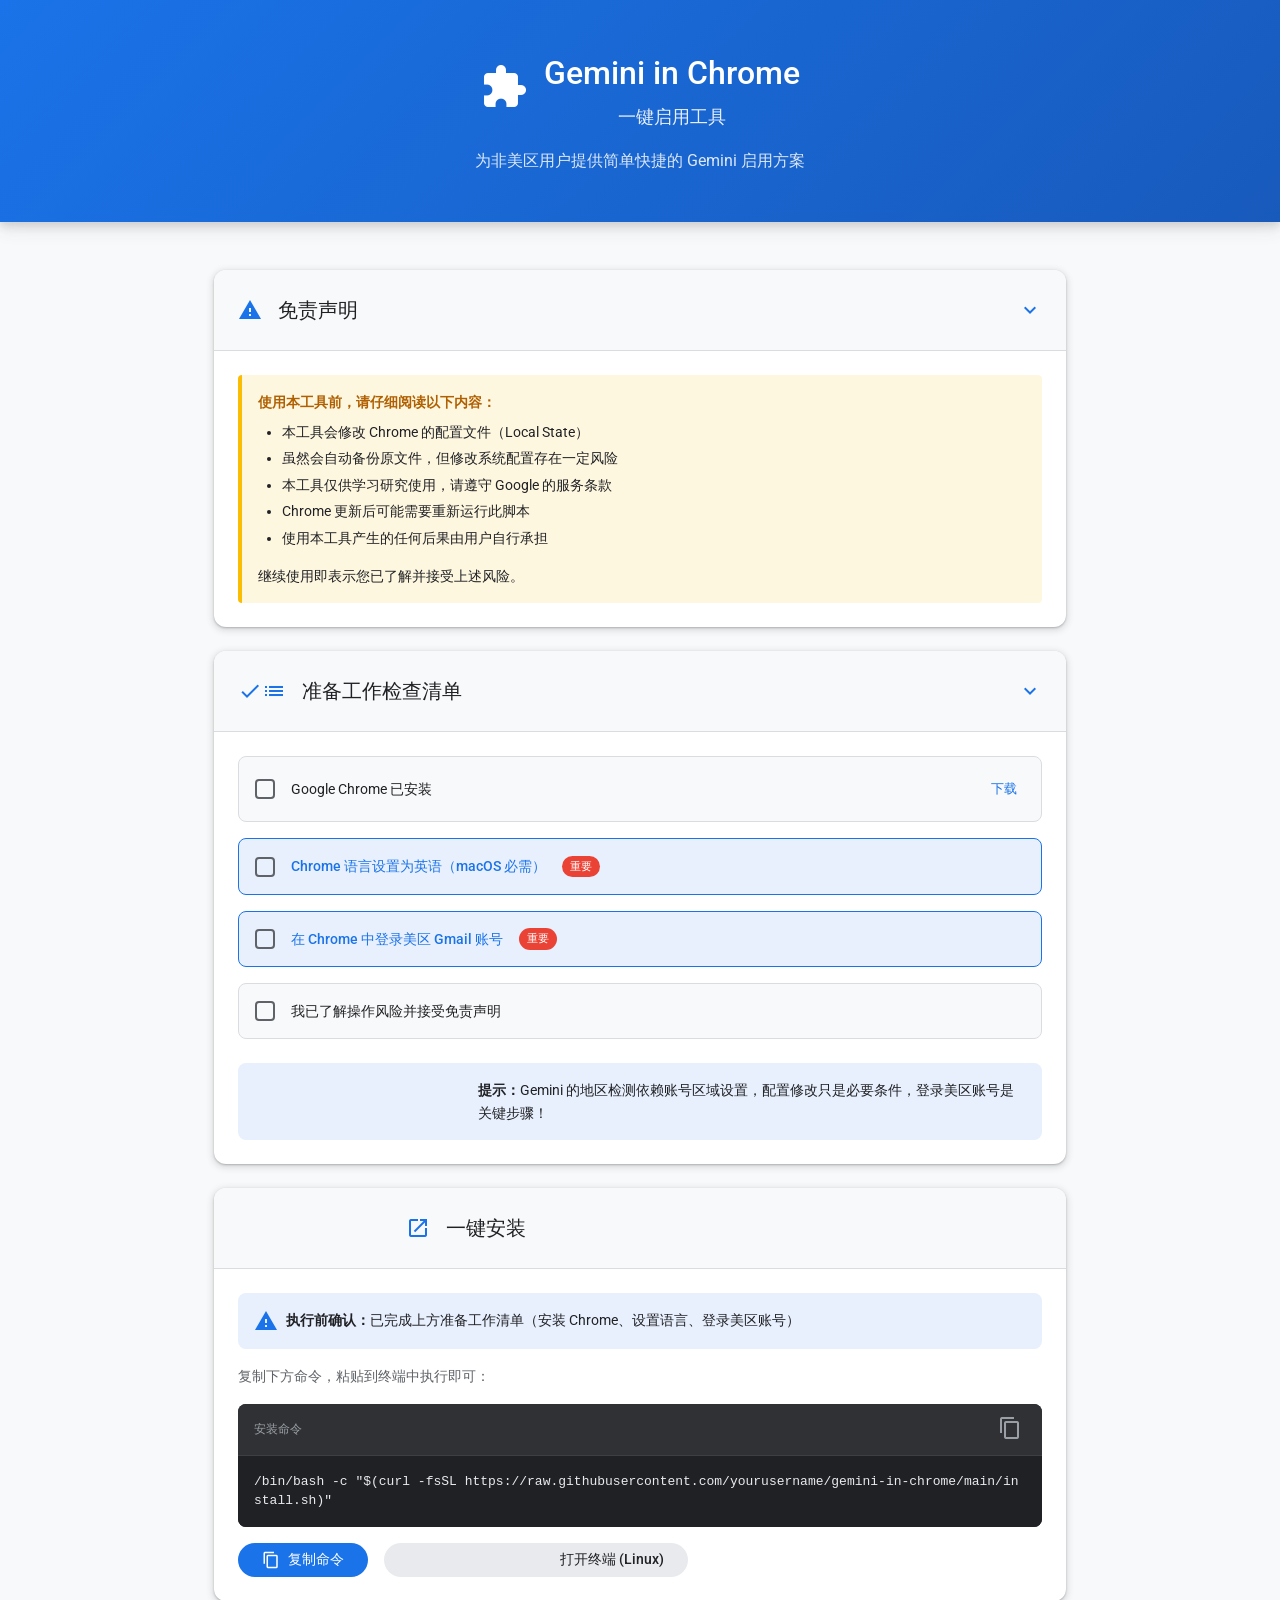
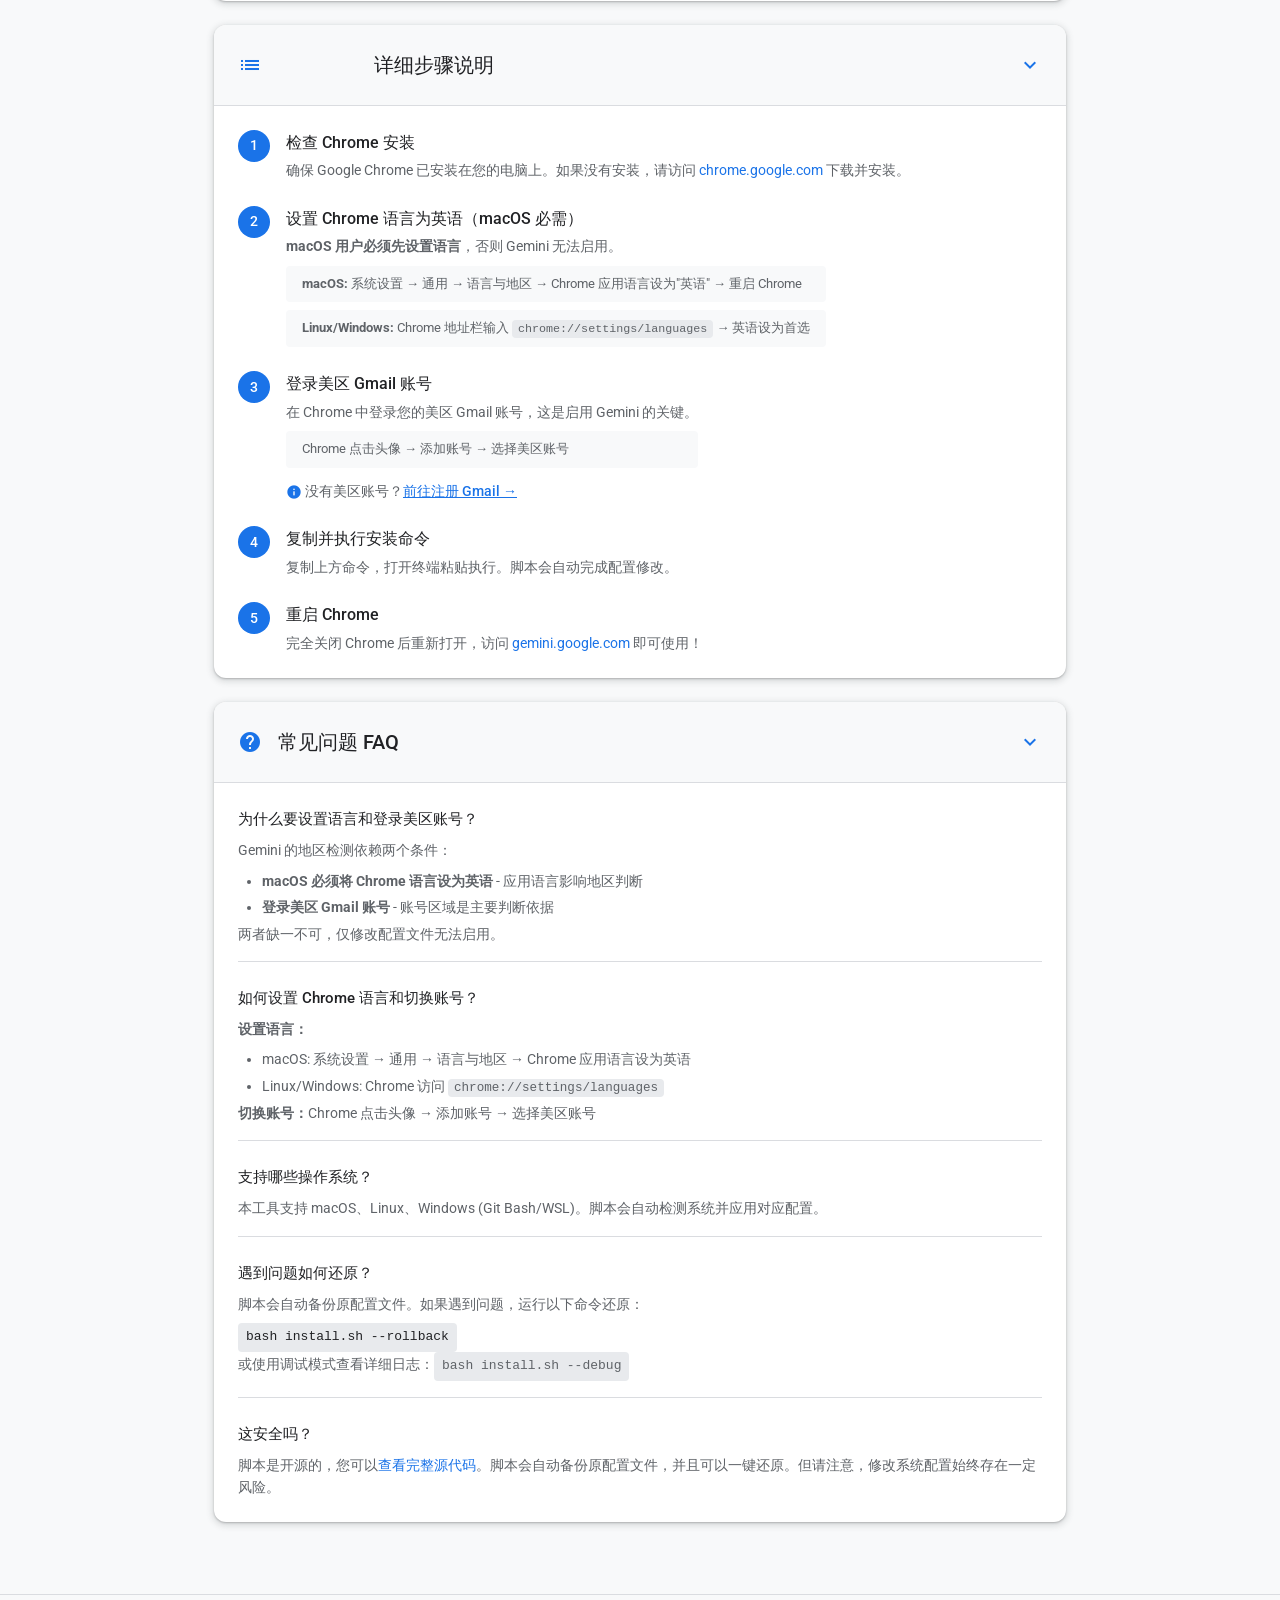
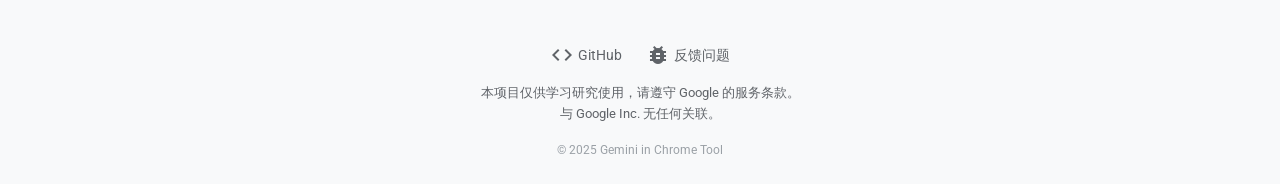
<file: gemini-in-chrome/index.html>
<!DOCTYPE html>
<html lang="zh-CN">
<head>
    <meta charset="UTF-8">
    <meta name="viewport" content="width=device-width, initial-scale=1.0">
    <title>在 Chrome 上启用 Gemini - 一键配置工具</title>
    <meta name="description" content="为非美区用户提供一键启用 Chrome Gemini 功能的工具">
    <link rel="stylesheet" href="styles/main.css">
    <!-- Material Icons -->
    <link href="https://fonts.googleapis.com/icon?family=Material+Icons" rel="stylesheet">
    <!-- Google Fonts -->
    <link href="https://fonts.googleapis.com/css2?family=Google+Sans:wght@400;500;700&family=Roboto:wght@400;500;700&display=swap" rel="stylesheet">
</head>
<body>
    <!-- Header -->
    <header class="header">
        <div class="container">
            <div class="header-content">
                <div class="logo">
                    <span class="material-icons">extension</span>
                </div>
                <div class="header-text">
                    <h1>Gemini in Chrome</h1>
                    <p>一键启用工具</p>
                </div>
            </div>
            <p class="header-subtitle">为非美区用户提供简单快捷的 Gemini 启用方案</p>
        </div>
    </header>

    <!-- Main Content -->
    <main class="main">
        <div class="container">

            <!-- 免责声明 -->
            <section class="section disclaimer-section" id="disclaimer">
                <div class="section-header collapsible" data-target="disclaimer-content">
                    <span class="material-icons">warning</span>
                    <h2>免责声明</h2>
                    <span class="material-icons expand-icon">expand_less</span>
                </div>
                <div class="section-content" id="disclaimer-content">
                    <div class="warning-box">
                        <p><strong>使用本工具前，请仔细阅读以下内容：</strong></p>
                        <ul>
                            <li>本工具会修改 Chrome 的配置文件（Local State）</li>
                            <li>虽然会自动备份原文件，但修改系统配置存在一定风险</li>
                            <li>本工具仅供学习研究使用，请遵守 Google 的服务条款</li>
                            <li>Chrome 更新后可能需要重新运行此脚本</li>
                            <li>使用本工具产生的任何后果由用户自行承担</li>
                        </ul>
                        <p>继续使用即表示您已了解并接受上述风险。</p>
                    </div>
                </div>
            </section>

            <!-- 准备工作 -->
            <section class="section checklist-section" id="checklist">
                <div class="section-header collapsible" data-target="checklist-content">
                    <span class="material-icons">checklist</span>
                    <h2>准备工作检查清单</h2>
                    <span class="material-icons expand-icon">expand_less</span>
                </div>
                <div class="section-content" id="checklist-content">
                    <div class="checklist">
                        <label class="checklist-item">
                            <input type="checkbox" id="check-chrome">
                            <span class="checkmark"></span>
                            <span>Google Chrome 已安装</span>
                            <a href="https://www.google.com/chrome/" target="_blank" class="link-button">
                                <span class="material-icons">download</span>
                                下载
                            </a>
                        </label>

                        <label class="checklist-item important" id="check-language-item">
                            <input type="checkbox" id="check-language">
                            <span class="checkmark"></span>
                            <span class="important-text">Chrome 语言设置为英语（macOS 必需）</span>
                            <span class="badge important">重要</span>
                        </label>

                        <label class="checklist-item important">
                            <input type="checkbox" id="check-login">
                            <span class="checkmark"></span>
                            <span class="important-text">在 Chrome 中登录美区 Gmail 账号</span>
                            <span class="badge important">重要</span>
                        </label>

                        <label class="checklist-item">
                            <input type="checkbox" id="check-risk">
                            <span class="checkmark"></span>
                            <span>我已了解操作风险并接受免责声明</span>
                        </label>
                    </div>

                    <div class="tip-box">
                        <span class="material-icons">lightbulb</span>
                        <p><strong>提示：</strong>Gemini 的地区检测依赖账号区域设置，配置修改只是必要条件，登录美区账号是关键步骤！</p>
                    </div>

                    <div class="tip-box language-tip" id="macos-language-tip" style="display: none;">
                        <span class="material-icons">info</span>
                        <p><strong>macOS 用户：</strong>请将 Chrome 应用语言设置为英语：系统设置 → 通用 → 语言与地区 → 应用程序语言 → Google Chrome → 设置为"英语"</p>
                    </div>
                </div>
            </section>

            <!-- 一键安装 -->
            <section class="section install-section" id="install">
                <div class="section-header">
                    <span class="material-icons">rocket_launch</span>
                    <h2>一键安装</h2>
                </div>
                <div class="section-content">
                    <div class="tip-box" style="margin-bottom: 16px;">
                        <span class="material-icons">warning</span>
                        <p><strong>执行前确认：</strong>已完成上方准备工作清单（安装 Chrome、设置语言、登录美区账号）</p>
                    </div>

                    <p class="install-description">复制下方命令，粘贴到终端中执行即可：</p>

                    <div class="command-box">
                        <div class="command-header">
                            <span class="command-label">安装命令</span>
                            <button class="icon-button" id="copy-btn" title="复制命令">
                                <span class="material-icons">content_copy</span>
                            </button>
                        </div>
                        <code class="command-text" id="install-command">/bin/bash -c "$(curl -fsSL https://lehoqi.github.io/blog/gemini-in-chrome/install.sh)"</code>
                    </div>

                    <div class="action-buttons">
                        <button class="button primary" id="copy-command-btn">
                            <span class="material-icons">content_copy</span>
                            复制命令
                        </button>
                        <button class="button secondary" id="open-terminal-btn">
                            <span class="material-icons">terminal</span>
                            如何打开终端
                        </button>
                    </div>

                    <!-- 复制成功提示 -->
                    <div class="toast" id="copy-toast">
                        <span class="material-icons">check_circle</span>
                        命令已复制到剪贴板！
                    </div>
                </div>
            </section>

            <!-- 详细步骤 -->
            <section class="section steps-section" id="steps">
                <div class="section-header collapsible" data-target="steps-content">
                    <span class="material-icons">list_alt</span>
                    <h2>详细步骤说明</h2>
                    <span class="material-icons expand-icon">expand_less</span>
                </div>
                <div class="section-content" id="steps-content">
                    <div class="steps">
                        <div class="step">
                            <div class="step-number">1</div>
                            <div class="step-content">
                                <h3>检查 Chrome 安装</h3>
                                <p>确保 Google Chrome 已安装在您的电脑上。如果没有安装，请访问 <a href="https://www.google.com/chrome/" target="_blank">chrome.google.com</a> 下载并安装。</p>
                            </div>
                        </div>

                        <div class="step" id="language-step">
                            <div class="step-number">2</div>
                            <div class="step-content">
                                <h3>设置 Chrome 语言为英语（macOS 必需）</h3>
                                <p><strong>macOS 用户必须先设置语言</strong>，否则 Gemini 无法启用。</p>
                                <p class="step-detail">
                                    <strong>macOS:</strong> 系统设置 → 通用 → 语言与地区 → Chrome 应用语言设为"英语" → 重启 Chrome
                                </p>
                                <p class="step-detail">
                                    <strong>Linux/Windows:</strong> Chrome 地址栏输入 <code>chrome://settings/languages</code> → 英语设为首选
                                </p>
                            </div>
                        </div>

                        <div class="step">
                            <div class="step-number">3</div>
                            <div class="step-content">
                                <h3>登录美区 Gmail 账号</h3>
                                <p>在 Chrome 中登录您的美区 Gmail 账号，这是启用 Gemini 的关键。</p>
                                <p class="step-detail">Chrome 点击头像 → 添加账号 → 选择美区账号</p>
                                <p style="margin-top: 12px;">
                                    <span class="material-icons" style="font-size: 16px; vertical-align: middle; color: var(--md-primary);">info</span>
                                    没有美区账号？<a href="https://accounts.google.com/signup" target="_blank" style="color: var(--md-primary); font-weight: 500; text-decoration: underline;">前往注册 Gmail →</a>
                                </p>
                            </div>
                        </div>

                        <div class="step">
                            <div class="step-number">4</div>
                            <div class="step-content">
                                <h3>复制并执行安装命令</h3>
                                <p>复制上方命令，打开终端粘贴执行。脚本会自动完成配置修改。</p>
                            </div>
                        </div>

                        <div class="step">
                            <div class="step-number">5</div>
                            <div class="step-content">
                                <h3>重启 Chrome</h3>
                                <p>完全关闭 Chrome 后重新打开，访问 <a href="https://gemini.google.com/" target="_blank">gemini.google.com</a> 即可使用！</p>
                            </div>
                        </div>
                    </div>
                </div>
            </section>

            <!-- FAQ -->
            <section class="section faq-section" id="faq">
                <div class="section-header collapsible" data-target="faq-content">
                    <span class="material-icons">help</span>
                    <h2>常见问题 FAQ</h2>
                    <span class="material-icons expand-icon">expand_less</span>
                </div>
                <div class="section-content" id="faq-content">
                    <div class="faq">
                        <div class="faq-item">
                            <h3 class="faq-question">为什么要设置语言和登录美区账号？</h3>
                            <p>Gemini 的地区检测依赖两个条件：</p>
                            <ul>
                                <li><strong>macOS 必须将 Chrome 语言设为英语</strong> - 应用语言影响地区判断</li>
                                <li><strong>登录美区 Gmail 账号</strong> - 账号区域是主要判断依据</li>
                            </ul>
                            <p>两者缺一不可，仅修改配置文件无法启用。</p>
                        </div>

                        <div class="faq-item">
                            <h3 class="faq-question">如何设置 Chrome 语言和切换账号？</h3>
                            <p><strong>设置语言：</strong></p>
                            <ul>
                                <li>macOS: 系统设置 → 通用 → 语言与地区 → Chrome 应用语言设为英语</li>
                                <li>Linux/Windows: Chrome 访问 <code>chrome://settings/languages</code></li>
                            </ul>
                            <p><strong>切换账号：</strong>Chrome 点击头像 → 添加账号 → 选择美区账号</p>
                        </div>

                        <div class="faq-item">
                            <h3 class="faq-question">支持哪些操作系统？</h3>
                            <p>本工具支持 macOS、Linux、Windows (Git Bash/WSL)。脚本会自动检测系统并应用对应配置。</p>
                        </div>

                        <div class="faq-item">
                            <h3 class="faq-question">遇到问题如何还原？</h3>
                            <p>脚本会自动备份原配置文件。如果遇到问题，运行以下命令还原：</p>
                            <code class="inline-code">bash install.sh --rollback</code>
                            <p>或使用调试模式查看详细日志：<code class="inline-code">bash install.sh --debug</code></p>
                        </div>

                        <div class="faq-item">
                            <h3 class="faq-question">这安全吗？</h3>
                            <p>脚本是开源的，您可以<a href="https://lehoqi.github.io/blog/gemini-in-chrome/install.sh" target="_blank">查看完整源代码</a>。脚本会自动备份原配置文件，并且可以一键还原。但请注意，修改系统配置始终存在一定风险。</p>
                        </div>
                    </div>
                </div>
            </section>

        </div>
    </main>

    <!-- Footer -->
    <footer class="footer">
        <div class="container">
            <div class="footer-content">
                <div class="footer-links">
                    <a href="https://lehoqi.github.io/blog/gemini-in-chrome/" target="_blank">
                        <span class="material-icons">code</span>
                        GitHub
                    </a>
                    <a href="#" id="report-issue">
                        <span class="material-icons">bug_report</span>
                        反馈问题
                    </a>
                </div>
                <p class="footer-note">
                    本项目仅供学习研究使用，请遵守 Google 的服务条款。<br>
                    与 Google Inc. 无任何关联。
                </p>
                <p class="footer-copy">&copy; 2025 Gemini in Chrome Tool</p>
            </div>
        </div>
    </footer>

    <!-- 终端打开教程模态框 -->
    <div class="modal" id="terminal-modal">
        <div class="modal-overlay" id="modal-overlay"></div>
        <div class="modal-content">
            <div class="modal-header">
                <h2>如何打开终端</h2>
                <button class="icon-button" id="close-modal">
                    <span class="material-icons">close</span>
                </button>
            </div>
            <div class="modal-body">
                <div class="terminal-guide">
                    <div class="terminal-os">
                        <h3><span class="material-icons">laptop_mac</span> macOS</h3>
                        <p>打开"启动台" → "终端" 或按 <code>Command + 空格</code> 搜索"Terminal"</p>
                    </div>
                    <div class="terminal-os">
                        <h3><span class="material-icons">computer</span> Linux</h3>
                        <p>按 <code>Ctrl + Alt + T</code> 或在应用菜单中搜索"Terminal"</p>
                    </div>
                    <div class="terminal-os">
                        <h3><span class="material-icons">desktop_windows</span> Windows</h3>
                        <p>推荐使用 <strong>Git Bash</strong>（随 Git 安装）或 <strong>WSL</strong></p>
                        <ul>
                            <li>Git Bash: <a href="https://git-scm.com/download/win" target="_blank">git-scm.com</a></li>
                            <li>WSL: 在 PowerShell 中运行 <code>wsl</code></li>
                        </ul>
                    </div>
                </div>
            </div>
        </div>
    </div>

    <script src="scripts/main.js"></script>
</body>
</html>
</file>
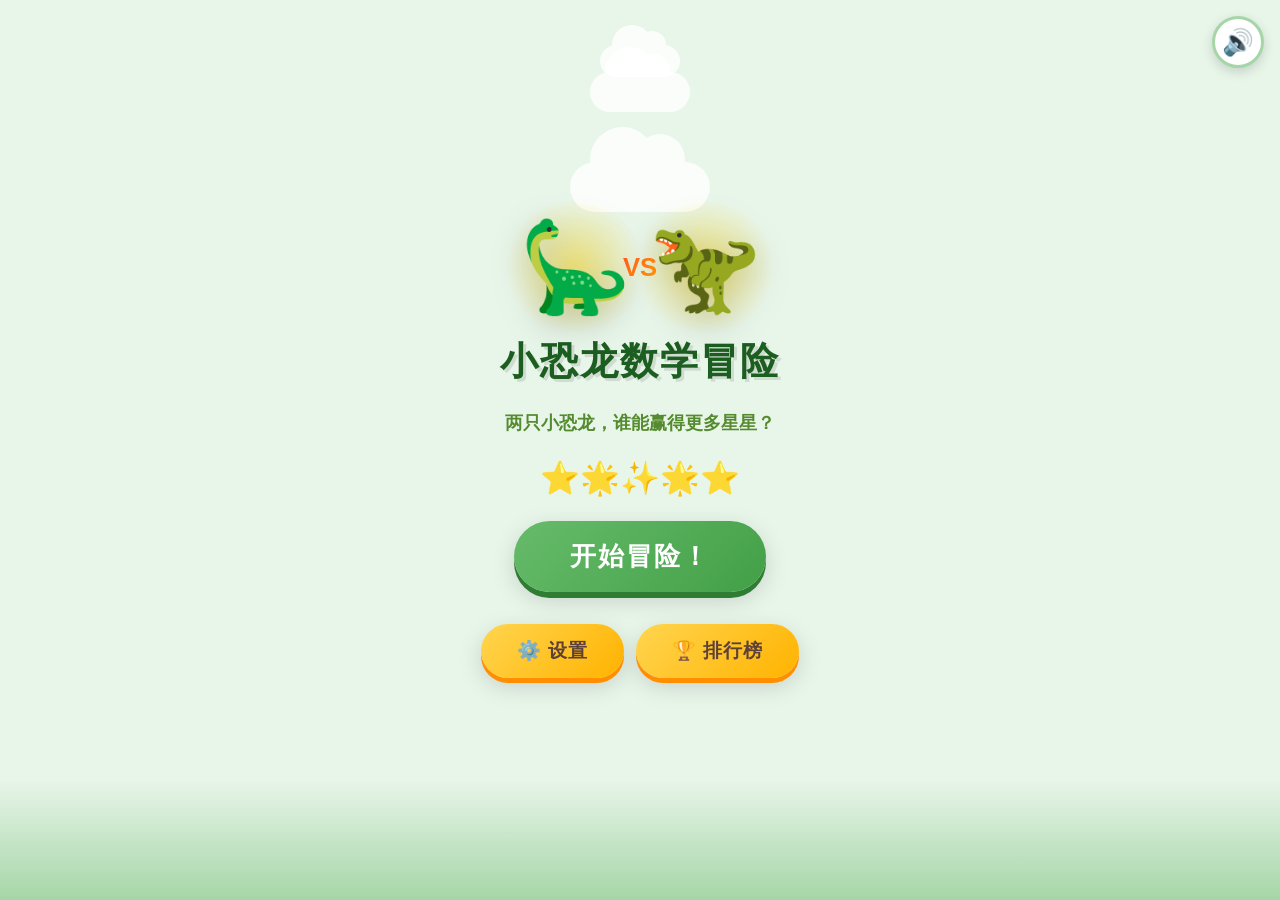
<file: leho/index.html>
<!DOCTYPE html>
<html lang="zh-CN">
<head>
  <meta charset="UTF-8" />
  <meta name="viewport" content="width=device-width, initial-scale=1.0" />
  <title>小恐龙数学冒险 🦕</title>
  <script>
var _hmt = _hmt || [];
(function() {
  var hm = document.createElement("script");
  hm.src = "https://hm.baidu.com/hm.js?9c473a45d8952537c1dddc7c1854a857";
  var s = document.getElementsByTagName("script")[0]; 
  s.parentNode.insertBefore(hm, s);
})();
</script>

  <style>
    *, *::before, *::after { box-sizing: border-box; margin: 0; padding: 0; }

    :root {
      --green:  #4caf50;
      --yellow: #ffd600;
      --orange: #ff9800;
      --red:    #f44336;
      --blue:   #2196f3;
      --purple: #9c27b0;
      --bg:     #e8f5e9;
      --card:   #ffffff;
      --text:   #1b5e20;
      --shadow: 0 8px 24px rgba(0,0,0,0.15);
      --player-color: #4caf50;
    }

    body {
      font-family: 'Segoe UI', 'PingFang SC', 'Microsoft YaHei', sans-serif;
      background: var(--bg);
      min-height: 100vh;
      display: flex;
      flex-direction: column;
      align-items: center;
      justify-content: center;
      overflow-x: hidden;
      overflow-y: auto;
      position: relative;
    }

    body::before {
      content: '';
      position: fixed;
      bottom: 0; left: 0; right: 0;
      height: 120px;
      background: linear-gradient(to top, #a5d6a7, transparent);
      z-index: 0;
    }

    .cloud {
      position: fixed;
      background: white;
      border-radius: 50px;
      opacity: 0.8;
      z-index: 0;
      animation: floatCloud linear infinite;
    }
    .cloud::before, .cloud::after {
      content: '';
      position: absolute;
      background: white;
      border-radius: 50%;
    }
    .cloud-1 { width:100px; height:40px; top:8%;  animation-duration:25s; animation-delay:-5s; }
    .cloud-1::before { width:50px; height:50px; top:-25px; left:15px; }
    .cloud-1::after  { width:35px; height:35px; top:-18px; left:45px; }
    .cloud-2 { width:140px; height:50px; top:18%; animation-duration:35s; animation-delay:-15s; }
    .cloud-2::before { width:65px; height:65px; top:-35px; left:20px; }
    .cloud-2::after  { width:50px; height:50px; top:-28px; left:65px; }
    .cloud-3 { width:80px;  height:32px; top:5%;  animation-duration:20s; animation-delay:-10s; }
    .cloud-3::before { width:40px; height:40px; top:-20px; left:12px; }
    .cloud-3::after  { width:28px; height:28px; top:-14px; left:38px; }
    @keyframes floatCloud {
      from { transform: translateX(-200px); }
      to   { transform: translateX(calc(100vw + 200px)); }
    }

    #app {
      position: relative;
      z-index: 1;
      width: min(520px, 95vw);
      display: flex;
      flex-direction: column;
      align-items: center;
    }

    .page { display: none; width: 100%; flex-direction: column; align-items: center; }
    .page.active { display: flex; }

    /* ===== 开始页 ===== */
    #start-page { gap: 24px; text-align: center; }

    .dino-hero-row {
      display: flex; align-items: center; justify-content: center;
      gap: 0; position: relative;
    }
    .dino-hero {
      font-size: 90px;
      line-height: 1;
      position: relative;
      display: inline-block;
      animation: dinoFloat 2s ease-in-out infinite;
      filter: drop-shadow(0 8px 16px rgba(0,0,0,0.2));
    }
    .dino-hero-2 {
      font-size: 90px;
      line-height: 1;
      position: relative;
      display: inline-block;
      animation: dinoFloat 2s ease-in-out infinite;
      animation-delay: -1s;
      filter: drop-shadow(0 8px 16px rgba(0,0,0,0.2));
    }
    .dino-hero::after, .dino-hero-2::after {
      content: '';
      position: absolute;
      inset: -20px;
      border-radius: 50%;
      background: radial-gradient(circle, rgba(255,214,0,0.45) 0%, transparent 70%);
      animation: glowPulse 1.5s ease-in-out infinite;
      z-index: -1;
    }
    .dino-hero-vs {
      font-size: 1.6rem; font-weight: 900; color: #ff5722;
      background: linear-gradient(135deg, #ff5722, #ff9800);
      -webkit-background-clip: text; -webkit-text-fill-color: transparent;
      margin: 0 -8px; z-index: 2;
      animation: vsPulse 1.5s ease-in-out infinite;
    }
    @keyframes dinoFloat {
      0%,100% { transform: translateY(0)    rotate(-3deg) scale(1);    }
      50%      { transform: translateY(-20px) rotate(5deg)  scale(1.08); }
    }
    @keyframes glowPulse {
      0%,100% { transform: scale(0.8); opacity: 0.5; }
      50%      { transform: scale(1.4); opacity: 1;   }
    }

    .title-main {
      font-size: 2.4rem; font-weight: 900; color: var(--text);
      text-shadow: 3px 3px 0 rgba(0,0,0,0.1); letter-spacing: 2px;
    }
    .title-sub { font-size: 1.1rem; color: #558b2f; font-weight: 600; }
    .stars-row { display: flex; gap: 8px; justify-content: center; font-size: 2rem; }

    .btn-start {
      background: linear-gradient(135deg, #66bb6a, #43a047);
      color: white; border: none; border-radius: 50px;
      padding: 18px 56px; font-size: 1.6rem; font-weight: 900;
      cursor: pointer; letter-spacing: 2px;
      box-shadow: 0 6px 0 #2e7d32, var(--shadow);
      animation: btnBounce 1.2s ease-in-out infinite;
    }
    @keyframes btnBounce {
      0%,100% { transform: translateY(0)   scale(1);    box-shadow: 0 6px 0 #2e7d32, var(--shadow); }
      50%      { transform: translateY(-7px) scale(1.05); box-shadow: 0 10px 0 #2e7d32, var(--shadow); }
    }
    .btn-start:hover  { animation-play-state: paused; transform: scale(1.08); }
    .btn-start:active { animation: none; transform: translateY(4px) scale(0.96); box-shadow: 0 2px 0 #2e7d32; }

    /* ===== 选择玩家页 ===== */
    #player-page { gap: 20px; text-align: center; }
    .player-title { font-size: 1.8rem; font-weight: 900; color: var(--text); }
    .player-subtitle { font-size: 1.1rem; color: #558b2f; font-weight: 600; }
    .player-choices {
      display: flex; gap: 24px; justify-content: center;
      flex-wrap: wrap;
    }
    .player-card {
      background: var(--card);
      border-radius: 28px;
      padding: 28px 24px 20px;
      box-shadow: var(--shadow);
      cursor: pointer;
      transition: transform 0.2s, box-shadow 0.2s;
      width: 200px;
      text-align: center;
      border: 4px solid transparent;
      position: relative;
      overflow: hidden;
    }
    .player-card:hover {
      transform: translateY(-8px) scale(1.04);
      box-shadow: 0 16px 40px rgba(0,0,0,0.2);
    }
    .player-card:active {
      transform: translateY(2px) scale(0.97);
    }
    .player-card.lele { border-color: #66bb6a; }
    .player-card.lele::before {
      content: '';
      position: absolute; top: 0; left: 0; right: 0; height: 6px;
      background: linear-gradient(90deg, #66bb6a, #a5d6a7);
    }
    .player-card.haohao { border-color: #42a5f5; }
    .player-card.haohao::before {
      content: '';
      position: absolute; top: 0; left: 0; right: 0; height: 6px;
      background: linear-gradient(90deg, #42a5f5, #90caf9);
    }
    .player-avatar {
      font-size: 72px; display: block; margin-bottom: 8px;
      animation: dinoFloat 2s ease-in-out infinite;
    }
    .player-card.haohao .player-avatar { animation-delay: -1s; }
    .player-name {
      font-size: 1.6rem; font-weight: 900; margin-bottom: 4px;
    }
    .player-card.lele .player-name { color: #2e7d32; }
    .player-card.haohao .player-name { color: #1565c0; }
    .player-total-stars {
      font-size: 1rem; color: #ff8f00; font-weight: 700;
    }
    .player-name-row {
      display: flex; align-items: center; justify-content: center; gap: 4px;
    }
    .name-edit-btn {
      background: none; border: none; cursor: pointer;
      font-size: 0.9rem; opacity: 0.4; padding: 2px 4px;
      transition: opacity 0.15s, transform 0.15s;
      line-height: 1;
    }
    .name-edit-btn:hover { opacity: 1; transform: scale(1.3); }
    .player-card:hover .name-edit-btn { opacity: 0.7; }

    .player-vehicle-tag {
      display: inline-block;
      font-size: 0.8rem; font-weight: 800;
      padding: 2px 10px; border-radius: 12px; margin-bottom: 4px;
    }
    .combo-avatar {
      position: relative; display: inline-block; line-height: 1;
    }
    .combo-avatar .dino-badge {
      position: absolute; right: -6px; bottom: -4px;
      font-size: 0.42em; line-height: 1;
      filter: drop-shadow(0 1px 3px rgba(0,0,0,0.4));
    }
    .player-rank-badge {
      display: inline-block;
      background: linear-gradient(135deg, #ffd600, #ffab00);
      color: #5d4037; font-size: 0.85rem; font-weight: 900;
      padding: 3px 12px; border-radius: 20px; margin-top: 6px;
    }
    .player-trophy-strip {
      display: flex; align-items: center; justify-content: center; gap: 4px;
      min-height: 28px; margin-top: 8px;
      font-size: 1.15rem;
    }
    .player-trophy-strip.empty {
      font-size: 0.72rem; font-weight: 800; color: #9e9e9e;
    }
    .player-trophy {
      display: inline-flex; align-items: center; justify-content: center;
      width: 26px; height: 26px; border-radius: 50%;
      background: linear-gradient(180deg, #fffde7, #ffe082);
      border: 2px solid #ffd54f;
      filter: drop-shadow(0 2px 4px rgba(255,143,0,0.25));
    }

    .btn-leaderboard {
      background: linear-gradient(135deg, #ffd54f, #ffb300);
      color: #5d4037; border: none; border-radius: 50px;
      padding: 14px 36px; font-size: 1.2rem; font-weight: 900;
      cursor: pointer; letter-spacing: 1px;
      box-shadow: 0 5px 0 #ff8f00, var(--shadow);
      transition: transform 0.15s;
    }
    .btn-leaderboard:hover { transform: translateY(-3px) scale(1.05); }
    .btn-leaderboard:active { transform: translateY(3px) scale(0.96); box-shadow: 0 2px 0 #ff8f00; }

    /* ===== 题目页 ===== */
    #quiz-page { gap: 20px; }
    .quiz-body {
      width: 100%;
      display: flex; flex-direction: column; align-items: center; gap: 20px;
    }

    .player-indicator {
      display: flex; align-items: center; gap: 10px;
      background: var(--card); border-radius: 20px; padding: 8px 18px;
      box-shadow: 0 3px 12px rgba(0,0,0,0.1);
      font-weight: 800; font-size: 1.1rem;
      border-left: 5px solid var(--player-color);
    }
    .player-indicator .pi-avatar { font-size: 1.6rem; }
    .player-indicator .pi-name { color: var(--player-color); }
    .player-indicator .pi-vs {
      font-size: 0.85rem; color: #9e9e9e; margin-left: 4px;
    }

    .progress-bar-wrap {
      width: 100%;
      background: #c8e6c9;
      border-radius: 20px;
      height: 22px;
      box-shadow: inset 0 2px 4px rgba(0,0,0,0.1);
      position: relative;
    }
    .progress-bar-fill {
      height: 100%;
      background: linear-gradient(90deg, #66bb6a, #ffd600);
      border-radius: 20px;
      transition: width 0.6s cubic-bezier(.34,1.56,.64,1);
      transform-origin: left center;
      position: relative;
    }
    .progress-dino {
      position: absolute;
      right: -14px; top: 50%;
      transform: translateY(-50%);
      font-size: 20px;
      filter: drop-shadow(0 1px 2px rgba(0,0,0,0.2));
      transition: transform 0.3s;
    }
    .progress-bar-fill:hover .progress-dino {
      transform: translateY(-50%) scale(1.3);
    }

    .progress-label {
      font-size: 1rem; color: #558b2f; font-weight: 700; align-self: flex-end;
    }

    .adventure-hud {
      width: 100%;
      background: rgba(255,255,255,0.94);
      border: 3px solid rgba(76,175,80,0.18);
      border-radius: 20px;
      padding: 10px 12px 12px;
      box-shadow: 0 8px 22px rgba(0,0,0,0.12);
      margin-bottom: 10px;
      overflow: hidden;
    }
    .adventure-scene {
      position: relative;
      height: 132px;
      border-radius: 18px;
      overflow: hidden;
      background: linear-gradient(180deg, #38bdf8 0%, #bfdbfe 42%, #22c55e 43%, #047857 100%);
      box-shadow: inset 0 -34px 36px rgba(0,0,0,0.20);
      isolation: isolate;
    }
    .adventure-scene::before {
      content: "";
      position: absolute;
      inset: -45%;
      z-index: 0;
      background: conic-gradient(from 0deg, rgba(255,255,255,0), rgba(255,255,255,0.34), rgba(250,204,21,0.22), rgba(255,255,255,0));
      opacity: 0.18;
      mix-blend-mode: screen;
      animation: advWorldGlow 7s linear infinite;
    }
    .adventure-sky,
    .adventure-landmarks,
    .adventure-route,
    .adventure-effects {
      position: absolute;
      inset: 0;
      pointer-events: none;
    }
    .adventure-sky {
      z-index: 0;
      background:
        radial-gradient(circle at 14% 24%, rgba(255,255,255,0.88) 0 6px, transparent 7px),
        radial-gradient(circle at 44% 16%, rgba(255,255,255,0.72) 0 4px, transparent 5px),
        radial-gradient(circle at 74% 22%, rgba(255,255,255,0.82) 0 5px, transparent 6px);
      opacity: 0.72;
      background-size: 170px 90px;
      animation: advSkyDrift 8s linear infinite;
    }
    .adventure-map {
      position: absolute;
      z-index: 3;
      left: 13px;
      top: 13px;
      font-size: 30px;
      line-height: 1;
      filter: drop-shadow(0 3px 4px rgba(0,0,0,0.26));
    }
    .adventure-landmarks {
      z-index: 1;
    }
    .adventure-landmark {
      position: absolute;
      bottom: 42px;
      width: 36px;
      height: 58px;
      border-radius: 8px 8px 0 0;
      background: rgba(51,65,85,0.92);
      box-shadow: inset 0 0 0 2px rgba(255,255,255,0.16), 0 8px 14px rgba(0,0,0,0.22);
    }
    .adventure-landmark::before {
      content: "";
      position: absolute;
      inset: 9px 7px;
      background: repeating-linear-gradient(180deg, #fde68a 0 6px, transparent 6px 14px);
    }
    .adventure-landmark::after {
      position: absolute;
      left: 50%;
      top: -18px;
      transform: translateX(-50%);
      font-size: 25px;
      line-height: 1;
      filter: drop-shadow(0 3px 4px rgba(0,0,0,0.32));
      animation: advLandmarkBlink 2.4s ease-in-out infinite;
    }
    .landmark-city-a { background: linear-gradient(180deg, #475569, #1e293b); }
    .landmark-city-a::after { content: "🏢"; }
    .landmark-city-b { background: linear-gradient(180deg, #2563eb, #1e3a8a); }
    .landmark-city-b::after { content: "🏙️"; }
    .landmark-roadblock { width: 46px; height: 28px; bottom: 50px; border-radius: 8px; background: repeating-linear-gradient(135deg, #f97316 0 8px, #111827 8px 16px); }
    .landmark-roadblock::after { content: "🚧"; top: -22px; }
    .landmark-hospital { background: linear-gradient(180deg, #f8fafc, #bfdbfe); box-shadow: inset 0 0 0 3px #ef4444, 0 8px 14px rgba(0,0,0,0.18); }
    .landmark-hospital::after { content: "🏥"; }
    .landmark-medical-cross { width: 34px; height: 34px; bottom: 56px; border-radius: 50%; background: radial-gradient(circle, #fff 0 42%, #ef4444 43% 58%, #fff 59% 100%); }
    .landmark-medical-cross::after { content: "➕"; top: -19px; color: #dc2626; }
    .landmark-green-lane { height: 24px; bottom: 54px; border-radius: 999px; background: linear-gradient(90deg, #bbf7d0, #22c55e, #bbf7d0); box-shadow: 0 0 20px rgba(34,197,94,0.75); }
    .landmark-green-lane::after { content: "💚"; }
    .landmark-building-fire { background: linear-gradient(180deg, #7f1d1d, #1f2937); box-shadow: inset 0 0 0 2px rgba(255,255,255,0.14), 0 0 22px rgba(239,68,68,0.62); }
    .landmark-building-fire::after { content: "🔥"; top: -24px; }
    .landmark-hydrant { width: 32px; border-radius: 16px 16px 6px 6px; background: linear-gradient(180deg, #ef4444, #991b1b); }
    .landmark-hydrant::after { content: "🧯"; }
    .landmark-water-arc { width: 58px; height: 34px; bottom: 58px; border-radius: 999px 999px 0 0; background: transparent; border: 7px solid rgba(125,211,252,0.92); border-bottom: 0; box-shadow: 0 0 22px rgba(56,189,248,0.88); }
    .landmark-water-arc::after { content: "💦"; top: -18px; }
    .landmark-bus-stop { background: linear-gradient(180deg, #facc15, #f59e0b); border-radius: 8px; }
    .landmark-bus-stop::after { content: "🚏"; }
    .landmark-crosswalk { width: 54px; height: 22px; bottom: 52px; border-radius: 5px; background: repeating-linear-gradient(90deg, #fff 0 7px, #111827 7px 13px); }
    .landmark-crosswalk::after { content: "🚶"; top: -24px; }
    .landmark-traffic-sign { width: 34px; height: 34px; bottom: 58px; border-radius: 50%; background: radial-gradient(circle, #fde047 0 50%, #ef4444 51% 100%); }
    .landmark-traffic-sign::after { content: "🚦"; top: -24px; }
    .landmark-star-gate { width: 52px; height: 52px; bottom: 50px; border-radius: 50%; background: conic-gradient(from 0deg, #22d3ee, #a78bfa, #f472b6, #22d3ee); box-shadow: 0 0 28px rgba(167,139,250,0.95); }
    .landmark-star-gate::after { content: "🌀"; top: -22px; }
    .landmark-meteor-a { width: 38px; height: 38px; bottom: 62px; border-radius: 50%; background: radial-gradient(circle at 35% 30%, #fde68a, #fb923c 48%, #7c2d12); box-shadow: 0 0 24px rgba(251,146,60,0.92); }
    .landmark-meteor-a::after { content: "☄️"; top: -24px; }
    .landmark-orbit-line { width: 68px; height: 30px; bottom: 58px; border: 5px solid rgba(34,211,238,0.84); border-left-color: transparent; border-right-color: transparent; border-radius: 50%; background: transparent; box-shadow: 0 0 22px rgba(34,211,238,0.82); }
    .landmark-orbit-line::after { content: "🛰️"; top: -24px; }
    .adventure-landmark:nth-child(1) { left: 18%; transform: scale(0.78); }
    .adventure-landmark:nth-child(2) { left: 37%; transform: scale(1.05); }
    .adventure-landmark:nth-child(3) { left: 61%; transform: scale(0.86); }
    .adventure-landmark:nth-child(4) { left: 78%; transform: scale(1.14); }
    .adventure-route {
      z-index: 2;
    }
    .adv-route-beam {
      position: absolute;
      left: 8%;
      right: 10%;
      top: 72%;
      height: 10px;
      border-radius: 999px;
      transform: rotate(-8deg);
      background: linear-gradient(90deg, #22c55e, #facc15 48%, #fb923c 72%, #ef4444);
      box-shadow: 0 0 18px rgba(250,204,21,0.82);
      animation: advRoutePulse 1.7s ease-in-out infinite;
    }
    .adventure-scene[data-route-style="city-chase"] .adv-route-beam {
      top: 74%;
      height: 12px;
      transform: rotate(-7deg);
      background: repeating-linear-gradient(90deg, #111827 0 20px, #fde047 20px 30px, #111827 30px 50px);
      box-shadow: 0 0 18px rgba(59,130,246,0.90), 0 0 34px rgba(250,204,21,0.55);
    }
    .adventure-scene[data-route-style="rescue-lane"] .adv-route-beam {
      top: 70%;
      height: 14px;
      transform: rotate(-4deg);
      background: linear-gradient(90deg, #ecfeff, #22c55e 28%, #fff 34%, #22c55e 40%, #10b981);
      box-shadow: 0 0 22px rgba(34,197,94,0.92), 0 0 40px rgba(187,247,208,0.72);
    }
    .adventure-scene[data-route-style="fire-rescue"] .adv-route-beam {
      top: 72%;
      height: 16px;
      transform: rotate(-9deg);
      background: linear-gradient(90deg, #38bdf8, #7dd3fc 36%, #fef3c7 50%, #fb923c 72%, #ef4444);
      box-shadow: 0 0 26px rgba(56,189,248,0.95), 0 0 42px rgba(239,68,68,0.58);
    }
    .adventure-scene[data-route-style="station-road"] .adv-route-beam {
      top: 73%;
      height: 13px;
      transform: rotate(-6deg);
      background: repeating-linear-gradient(90deg, #166534 0 18px, #facc15 18px 24px, #166534 24px 42px);
      box-shadow: 0 0 20px rgba(250,204,21,0.88), 0 0 32px rgba(34,197,94,0.58);
    }
    .adventure-scene[data-route-style="space-orbit"] .adv-route-beam {
      top: 68%;
      height: 11px;
      transform: rotate(-13deg);
      background: linear-gradient(90deg, #22d3ee, #a78bfa, #f472b6, #fde047);
      box-shadow: 0 0 26px rgba(168,85,247,0.94), 0 0 46px rgba(34,211,238,0.76);
    }
    .adventure-track {
      position: absolute;
      inset: 0;
      pointer-events: none;
    }
    .adv-dot {
      position: absolute;
      z-index: 4;
      width: 30px;
      height: 30px;
      border-radius: 50%;
      display: grid;
      place-items: center;
      background: radial-gradient(circle, #fff7ad, #f59e0b);
      color: #7c2d12;
      font-weight: 1000;
      font-size: 0.9rem;
      box-shadow: 0 0 0 4px rgba(255,255,255,0.44), 0 0 22px rgba(250,204,21,0.78);
    }
    .adv-dot[data-step="0"] { left: 7%; top: 70%; }
    .adv-dot[data-step="1"] { left: 27%; top: 54%; }
    .adv-dot[data-step="2"] { left: 47%; top: 65%; }
    .adv-dot[data-step="3"] { left: 66%; top: 46%; }
    .adv-dot[data-step="4"] { left: 84%; top: 62%; }
    .adv-dot.done { background: radial-gradient(circle, #dcfce7, #22c55e); color: #064e3b; }
    .adv-dot.active { transform: scale(1.15); outline: 4px solid rgba(255,255,255,0.62); animation: advDotPulse 1s ease-in-out infinite; }
    .adv-dot.boss-dot { background: radial-gradient(circle, #fecaca, #ef4444); color: #fff; }
    .adv-dot.boss-dot.done { background: radial-gradient(circle, #fef3c7, #dc2626); color: #fff; }
    .adventure-vehicle,
    .adventure-boss {
      position: absolute;
      z-index: 6;
      line-height: 1;
      filter: drop-shadow(0 8px 10px rgba(0,0,0,0.35));
    }
    .adventure-vehicle {
      left: 7%;
      top: 50%;
      font-size: 48px;
      transform: translate(-50%, -50%);
    }
    .adventure-boss {
      right: 6%;
      top: 40%;
      font-size: 50px;
      transform: translate(50%, -50%);
      animation: advBossBreathe 1.6s ease-in-out infinite;
    }
    .adventure-effects {
      z-index: 7;
    }
    .adventure-power {
      position: absolute;
      z-index: 5;
      left: 18px;
      right: 18px;
      bottom: 10px;
      height: 12px;
      border-radius: 999px;
      background: rgba(255,255,255,0.38);
      overflow: hidden;
      box-shadow: inset 0 0 0 1px rgba(0,0,0,0.18);
    }
    .adventure-power-fill {
      display: block;
      width: 0%;
      height: 100%;
      border-radius: inherit;
      background: linear-gradient(90deg, #22c55e, #fde047, #fb923c, #ef4444);
      box-shadow: 0 0 18px rgba(250,204,21,0.90);
      transition: width 0.55s cubic-bezier(.34,1.56,.64,1);
    }
    .adventure-title {
      margin-top: 5px;
      font-size: 0.9rem;
      font-weight: 900;
      color: var(--text);
      text-align: center;
    }
    .adv-scene-police {
      background: radial-gradient(circle at 82% 16%, rgba(255,236,104,0.92), transparent 15%), linear-gradient(180deg, #38bdf8 0%, #bfdbfe 42%, #334155 43%, #111827 100%);
    }
    .adv-scene-ambulance {
      background: radial-gradient(circle at 20% 18%, rgba(187,247,208,0.92), transparent 16%), linear-gradient(180deg, #bae6fd 0%, #e0f2fe 42%, #10b981 43%, #047857 100%);
    }
    .adv-scene-fire {
      background: radial-gradient(circle at 80% 32%, rgba(251,146,60,0.82), transparent 18%), linear-gradient(180deg, #fef3c7 0%, #fed7aa 42%, #7f1d1d 43%, #1f2937 100%);
    }
    .adv-scene-everyday {
      background: radial-gradient(circle at 76% 18%, rgba(254,240,138,0.95), transparent 15%), linear-gradient(180deg, #93c5fd 0%, #dbeafe 42%, #22c55e 43%, #166534 100%);
    }
    .adv-scene-adventure {
      background: radial-gradient(circle at 72% 28%, rgba(168,85,247,0.70), transparent 22%), radial-gradient(circle at 20% 16%, rgba(34,211,238,0.60), transparent 16%), linear-gradient(180deg, #0f172a 0%, #1e1b4b 58%, #312e81 100%);
    }
    .adv-spark,
    .adv-speed-line,
    .adv-shockwave {
      position: absolute;
      pointer-events: none;
      z-index: 8;
    }
    .adv-spark {
      left: var(--spark-x, 50%);
      top: var(--spark-y, 50%);
      width: 11px;
      height: 11px;
      border-radius: 50%;
      background: #fff7ad;
      box-shadow: 0 0 18px #fde047, 0 0 30px #fb923c;
      transform: translate(-50%, -50%);
    }
    .adv-speed-line {
      left: -30%;
      width: 44%;
      height: 4px;
      border-radius: 999px;
      background: linear-gradient(90deg, transparent, rgba(255,255,255,0.95), rgba(250,204,21,0.9));
      box-shadow: 0 0 12px rgba(250,204,21,0.78);
    }
    .adv-shockwave {
      width: 26px;
      height: 26px;
      border-radius: 50%;
      border: 4px solid rgba(255,255,255,0.82);
      box-shadow: 0 0 24px rgba(250,204,21,0.85);
      transform: translate(-50%, -50%);
    }
    .adventure-scene.ultra-hit {
      animation: advUltraShake 0.62s cubic-bezier(.36,.07,.19,.97);
    }
    @keyframes advUltraShake {
      0%,100% { transform: translate(0,0) rotate(0); }
      15% { transform: translate(3px,-2px) rotate(.35deg); }
      30% { transform: translate(-4px,2px) rotate(-.42deg); }
      48% { transform: translate(4px,1px) rotate(.34deg); }
      68% { transform: translate(-2px,-2px) rotate(-.24deg); }
    }
    @keyframes advWorldGlow {
      from { transform: rotate(0deg) scale(1); }
      50% { opacity: 0.28; }
      to { transform: rotate(360deg) scale(1.04); }
    }
    @keyframes advSkyDrift {
      from { background-position: 0 0, 0 0, 0 0; }
      to { background-position: 170px 0, 120px 0, 90px 0; }
    }
    @keyframes advRoutePulse {
      0%,100% { filter: brightness(1); box-shadow: 0 0 18px rgba(250,204,21,0.82); }
      50% { filter: brightness(1.45) saturate(1.25); box-shadow: 0 0 28px rgba(255,255,255,0.88), 0 0 48px rgba(250,204,21,0.84); }
    }
    @keyframes advLandmarkBlink {
      0%,100% { transform: translateX(-50%) translateY(0) scale(1); filter: drop-shadow(0 3px 4px rgba(0,0,0,0.32)); }
      50% { transform: translateX(-50%) translateY(-3px) scale(1.12); filter: drop-shadow(0 0 10px rgba(255,255,255,0.88)); }
    }
    @keyframes advBossBreathe {
      0%,100% { transform: translate(50%, -50%) scale(1) rotate(0deg); filter: drop-shadow(0 8px 10px rgba(0,0,0,0.35)); }
      50% { transform: translate(50%, -50%) scale(1.13) rotate(-4deg); filter: drop-shadow(0 0 18px rgba(239,68,68,0.78)); }
    }
    @keyframes advDotPulse {
      0%,100% { transform: scale(1.15); box-shadow: 0 0 0 4px rgba(255,255,255,0.44), 0 0 22px rgba(250,204,21,0.78); }
      50% { transform: scale(1.32); box-shadow: 0 0 0 7px rgba(255,255,255,0.35), 0 0 34px rgba(34,197,94,0.92); }
    }
    .adv-cinematic {
      position: fixed;
      inset: 0;
      z-index: 9998;
      pointer-events: none;
      overflow: hidden;
      opacity: 0;
      isolation: isolate;
      animation: advCinematicShake 1.92s cubic-bezier(.36,.07,.19,.97) both;
    }
    .adv-cinematic::before,
    .adv-cinematic::after {
      content: "";
      position: absolute;
      inset: -18%;
      pointer-events: none;
    }
    .adv-cinematic::before {
      z-index: 0;
      background:
        radial-gradient(circle at 52% 46%, rgba(255,255,255,0.92), transparent 0 13%, rgba(255,255,255,0) 22%),
        repeating-conic-gradient(from 0deg, rgba(255,255,255,0.18) 0deg 8deg, rgba(255,255,255,0) 8deg 17deg);
      mix-blend-mode: screen;
      animation: advCinematicRays 1.82s linear both;
    }
    .adv-cinematic::after {
      z-index: 1;
      background: radial-gradient(circle at 70% 42%, rgba(255,255,255,0.22), transparent 0 17%), linear-gradient(90deg, rgba(255,255,255,0), rgba(255,255,255,0.24), rgba(255,255,255,0));
      transform: translateX(-110%) skewX(-18deg);
      animation: advCinematicFlashSweep 1.74s ease-out both;
    }
    .adv-cinematic-sky,
    .adv-cinematic-route,
    .adv-cinematic-vehicle,
    .adv-cinematic-boss-echo,
    .adv-cinematic-afterimage,
    .adv-cinematic-speed-line,
    .adv-cinematic-spark,
    .adv-cinematic-shock,
    .adv-cinematic-flash,
    .adv-cinematic-landmark {
      position: absolute;
      pointer-events: none;
      line-height: 1;
    }
    .adv-cinematic-sky {
      inset: 0;
      z-index: 0;
      background:
        radial-gradient(circle at 18% 18%, rgba(255,255,255,0.9) 0 4px, transparent 5px),
        radial-gradient(circle at 45% 24%, rgba(255,255,255,0.74) 0 3px, transparent 4px),
        radial-gradient(circle at 80% 14%, rgba(255,255,255,0.86) 0 5px, transparent 6px);
      background-size: 260px 150px;
      opacity: 0.72;
      animation: advSkyDrift 1.1s linear both;
    }
    .adv-cinematic-route {
      z-index: 2;
      left: -18vw;
      right: -18vw;
      top: 62%;
      height: clamp(22px, 4.8vw, 58px);
      border-radius: 999px;
      transform-origin: left center;
      transform: rotate(-8deg) scaleX(0.2);
      background: linear-gradient(90deg, rgba(255,255,255,0), #22c55e 15%, #facc15 48%, #fb923c 75%, rgba(255,255,255,0.96));
      box-shadow: 0 0 26px rgba(255,255,255,0.92), 0 0 72px rgba(250,204,21,0.86);
      animation: advCinematicRoute 1.66s cubic-bezier(.18,.78,.16,1) both;
    }
    .adv-cinematic[data-cinematic-route="city-chase"] .adv-cinematic-route {
      background: repeating-linear-gradient(90deg, rgba(17,24,39,0.05) 0 24px, #fde047 24px 38px, #111827 38px 64px);
      box-shadow: 0 0 30px rgba(59,130,246,0.98), 0 0 70px rgba(250,204,21,0.76);
    }
    .adv-cinematic[data-cinematic-route="rescue-lane"] .adv-cinematic-route {
      background: linear-gradient(90deg, rgba(255,255,255,0), #ecfeff 12%, #22c55e 35%, #fff 52%, #10b981 76%, #dcfce7);
      box-shadow: 0 0 32px rgba(34,197,94,1), 0 0 72px rgba(187,247,208,0.86);
    }
    .adv-cinematic[data-cinematic-route="fire-rescue"] .adv-cinematic-route {
      background: linear-gradient(90deg, rgba(255,255,255,0), #38bdf8 15%, #7dd3fc 34%, #fef3c7 50%, #fb923c 72%, #ef4444);
      box-shadow: 0 0 34px rgba(56,189,248,1), 0 0 78px rgba(239,68,68,0.78);
    }
    .adv-cinematic[data-cinematic-route="station-road"] .adv-cinematic-route {
      background: repeating-linear-gradient(90deg, #166534 0 26px, #facc15 26px 38px, #166534 38px 64px);
      box-shadow: 0 0 30px rgba(250,204,21,0.95), 0 0 68px rgba(34,197,94,0.72);
    }
    .adv-cinematic[data-cinematic-route="space-orbit"] .adv-cinematic-route {
      top: 58%;
      transform: rotate(-14deg) scaleX(0.2);
      background: linear-gradient(90deg, rgba(255,255,255,0), #22d3ee, #a78bfa, #f472b6, #fde047);
      box-shadow: 0 0 34px rgba(168,85,247,1), 0 0 86px rgba(34,211,238,0.92);
    }
    .adv-cinematic-vehicle {
      z-index: 6;
      left: 0;
      top: 46%;
      font-size: clamp(78px, 21vw, 188px);
      filter: drop-shadow(0 18px 18px rgba(0,0,0,0.35)) drop-shadow(0 0 28px rgba(255,255,255,0.86));
      transform-origin: center;
      animation: advCinematicVehicle 1.72s cubic-bezier(.14,.82,.12,1) both;
    }
    .adv-cinematic-boss-echo {
      z-index: 3;
      right: 8vw;
      top: 28%;
      font-size: clamp(66px, 18vw, 150px);
      opacity: 0.5;
      filter: drop-shadow(0 0 30px rgba(239,68,68,0.74));
      animation: advCinematicBossEcho 1.72s ease-out both;
    }
    .adv-cinematic-landmark {
      z-index: 1;
      bottom: 15vh;
      transform: scale(1.65);
      opacity: 0.8;
      animation: advCinematicLandmark 1.66s ease-out both;
    }
    .adv-cinematic-afterimage {
      z-index: 5;
      left: 0;
      top: 46%;
      font-size: clamp(72px, 18vw, 160px);
      opacity: 0;
      filter: blur(1px) drop-shadow(0 0 24px rgba(255,255,255,0.9));
      animation: advCinematicAfterimage 1.68s cubic-bezier(.14,.82,.12,1) both;
      animation-delay: var(--after-delay, 0ms);
    }
    .adv-cinematic-speed-line {
      z-index: 4;
      left: -46vw;
      top: var(--line-y, 50%);
      width: 44vw;
      height: clamp(4px, .9vw, 10px);
      border-radius: 999px;
      background: linear-gradient(90deg, rgba(255,255,255,0), rgba(255,255,255,0.96), rgba(250,204,21,0.95));
      box-shadow: 0 0 22px rgba(255,255,255,0.9), 0 0 32px rgba(250,204,21,0.78);
      transform: skewX(-20deg);
      animation: advCinematicSpeed 1.02s linear both;
      animation-delay: var(--line-delay, 0ms);
    }
    .adv-cinematic-spark {
      z-index: 7;
      left: var(--spark-x, 50%);
      top: var(--spark-y, 50%);
      width: var(--spark-size, 9px);
      height: var(--spark-size, 9px);
      border-radius: 50%;
      background: #fff7ad;
      box-shadow: 0 0 18px #fff, 0 0 34px #fde047, 0 0 54px #fb923c;
      animation: advCinematicSpark 1.22s cubic-bezier(.22,.72,.15,1) both;
      animation-delay: var(--spark-delay, 0ms);
    }
    .adv-cinematic-shock {
      z-index: 5;
      left: 68%;
      top: 50%;
      width: 12vw;
      height: 12vw;
      min-width: 80px;
      min-height: 80px;
      border-radius: 50%;
      border: 10px solid rgba(255,255,255,0.78);
      box-shadow: 0 0 46px rgba(255,255,255,0.92), inset 0 0 40px rgba(250,204,21,0.66);
      opacity: 0;
      transform: translate(-50%, -50%) scale(.2);
      animation: advCinematicShock 0.72s ease-out both;
      animation-delay: 900ms;
    }
    .adv-cinematic-flash {
      z-index: 8;
      inset: 0;
      background: rgba(255,255,255,0);
      animation: advCinematicFlash 1.82s ease-out both;
    }
    .adv-cinematic.adv-combo-2 .adv-cinematic-vehicle { font-size: clamp(86px, 22vw, 198px); }
    .adv-cinematic.adv-combo-3 .adv-cinematic-route { height: clamp(28px, 5.8vw, 70px); }
    .adv-cinematic.adv-combo-3 .adv-cinematic-vehicle { font-size: clamp(96px, 24vw, 216px); }
    .adv-cinematic.adv-combo-4 .adv-cinematic-route { height: clamp(34px, 6.5vw, 82px); box-shadow: 0 0 46px rgba(255,255,255,1), 0 0 108px rgba(250,204,21,0.96); }
    .adv-cinematic.adv-combo-4 .adv-cinematic-vehicle { font-size: clamp(108px, 27vw, 244px); filter: drop-shadow(0 22px 22px rgba(0,0,0,0.38)) drop-shadow(0 0 42px rgba(255,255,255,1)); }
    @keyframes advCinematicRays {
      0% { transform: rotate(0deg) scale(.5); opacity: 0; }
      28% { opacity: .72; }
      100% { transform: rotate(190deg) scale(1.28); opacity: 0; }
    }
    @keyframes advCinematicFlashSweep {
      0% { transform: translateX(-120%) skewX(-18deg); opacity: 0; }
      30% { opacity: .9; }
      100% { transform: translateX(120%) skewX(-18deg); opacity: 0; }
    }
    @keyframes advCinematicRoute {
      0% { transform: rotate(-8deg) scaleX(.04); opacity: 0; filter: brightness(1); }
      18% { opacity: 1; }
      70% { transform: rotate(-8deg) scaleX(1.04); filter: brightness(1.8); }
      100% { transform: rotate(-8deg) scaleX(1.12); opacity: 0; filter: brightness(1); }
    }
    @keyframes advCinematicVehicle {
      0% { transform: translate(-28vw, 17vh) rotate(-16deg) scaleX(var(--vehicle-face, 1)) scale(.62); opacity: 0; }
      16% { opacity: 1; }
      42% { transform: translate(28vw, -3vh) rotate(var(--travel-pitch, -4deg)) scaleX(var(--vehicle-face, 1)) scale(1.25); }
      68% { transform: translate(58vw, -9vh) rotate(10deg) scaleX(var(--vehicle-face, 1)) scale(1.55); }
      100% { transform: translate(120vw, -20vh) rotate(18deg) scaleX(var(--vehicle-face, 1)) scale(.86); opacity: 0; }
    }
    @keyframes advCinematicAfterimage {
      0%,12% { transform: translate(-30vw, 17vh) rotate(-14deg) scaleX(var(--vehicle-face, 1)) scale(.58); opacity: 0; }
      34% { opacity: .48; }
      68% { transform: translate(36vw, -5vh) rotate(7deg) scaleX(var(--vehicle-face, 1)) scale(1.24); opacity: .22; }
      100% { transform: translate(82vw, -13vh) rotate(14deg) scaleX(var(--vehicle-face, 1)) scale(.82); opacity: 0; }
    }
    @keyframes advCinematicBossEcho {
      0% { transform: translate(16vw, 0) scale(.7) rotate(8deg); opacity: 0; }
      45% { transform: translate(0, 0) scale(1.08) rotate(-4deg); opacity: .58; }
      100% { transform: translate(8vw, 18vh) scale(.32) rotate(34deg); opacity: 0; }
    }
    @keyframes advCinematicLandmark {
      0% { transform: translateX(28vw) scale(1.4); opacity: 0; }
      18% { opacity: .88; }
      100% { transform: translateX(-24vw) scale(1.9); opacity: 0; }
    }
    @keyframes advCinematicSpeed {
      0% { transform: translateX(0) skewX(-20deg); opacity: 0; }
      20% { opacity: 1; }
      100% { transform: translateX(150vw) skewX(-20deg); opacity: 0; }
    }
    @keyframes advCinematicSpark {
      0% { transform: translate(-50%, -50%) scale(.1); opacity: 0; }
      24% { opacity: 1; }
      100% { transform: translate(calc(-50% + var(--spark-dx, 0px)), calc(-50% + var(--spark-dy, 0px))) scale(0); opacity: 0; }
    }
    @keyframes advCinematicShock {
      0%,52% { transform: translate(-50%, -50%) scale(.15); opacity: 0; }
      64% { opacity: .95; }
      100% { transform: translate(-50%, -50%) scale(3.9); opacity: 0; }
    }
    @keyframes advCinematicFlash {
      0%,46%,100% { background: rgba(255,255,255,0); }
      56% { background: rgba(255,255,255,0.58); }
      70% { background: rgba(255,214,0,0.16); }
    }
    @keyframes advCinematicShake {
      0%,100% { transform: translate(0,0) rotate(0); }
      18% { transform: translate(0,0) rotate(0); }
      36% { transform: translate(7px,-4px) rotate(.42deg); }
      48% { transform: translate(-8px,5px) rotate(-.5deg); }
      62% { transform: translate(6px,2px) rotate(.36deg); }
      76% { transform: translate(-3px,-3px) rotate(-.22deg); }
    }
    .adv-boss-entrance,
    .adv-finisher {
      position: fixed;
      inset: 0;
      z-index: 9999;
      pointer-events: none;
      display: flex;
      align-items: center;
      justify-content: center;
      overflow: hidden;
    }
    .adv-boss-entrance {
      background: rgba(33,33,33,0);
      backdrop-filter: blur(0);
    }
    .adv-boss-arena-ring {
      position: absolute;
      width: min(70vw, 330px);
      height: min(70vw, 330px);
      border-radius: 50%;
      border: 14px solid rgba(255,255,255,0.18);
      background: conic-gradient(from 0deg, rgba(239,68,68,0.82), rgba(250,204,21,0.72), rgba(59,130,246,0.72), rgba(239,68,68,0.82));
      box-shadow: 0 0 72px rgba(239,68,68,0.70), inset 0 0 44px rgba(250,204,21,0.42);
      animation: advArenaSpin 0.9s linear infinite, advArenaPulse 1.1s ease-in-out infinite;
    }
    .adv-boss-card {
      min-width: min(78vw, 360px);
      padding: 22px 28px;
      border-radius: 26px;
      background: linear-gradient(145deg, rgba(255,255,255,0.96), rgba(255,245,157,0.96));
      border: 4px solid rgba(255,214,0,0.88);
      box-shadow: 0 22px 45px rgba(0,0,0,0.30), 0 0 32px rgba(255,214,0,0.50);
      text-align: center;
      animation: advBossSlam 1.05s cubic-bezier(.34,1.56,.64,1) both;
    }
    .adv-boss-emoji {
      display: block;
      font-size: clamp(72px, 22vw, 128px);
      line-height: 1;
      filter: drop-shadow(0 9px 10px rgba(0,0,0,0.30));
    }
    .adv-boss-name {
      margin-top: 8px;
      font-size: clamp(1.5rem, 8vw, 2.4rem);
      font-weight: 900;
      color: #b71c1c;
      text-shadow: 0 3px 0 #fff59d;
    }
    @keyframes advBossSlam {
      0% { transform: translateY(-140%) scale(0.55) rotate(-18deg); opacity: 0; }
      52% { transform: translateY(18px) scale(1.18) rotate(4deg); opacity: 1; }
      72% { transform: translateY(-10px) scale(0.96) rotate(-2deg); }
      100% { transform: translateY(0) scale(1) rotate(0deg); opacity: 1; }
    }
    @keyframes advArenaSpin { to { transform: rotate(360deg); } }
    @keyframes advArenaPulse {
      50% { filter: brightness(1.45); box-shadow: 0 0 96px rgba(239,68,68,0.92), inset 0 0 62px rgba(250,204,21,0.62); }
    }
    .adv-finisher {
      background: radial-gradient(circle at 50% 45%, rgba(255,245,157,0.92), rgba(255,112,67,0.62) 42%, rgba(49,27,146,0.72));
      animation: advFinisherQuake 3.25s cubic-bezier(.36,.07,.19,.97) both;
    }
    .adv-finisher-rift,
    .adv-finisher-route,
    .adv-finisher-flash,
    .adv-finisher-star,
    .adv-finisher-speed-line {
      position: absolute;
      pointer-events: none;
      line-height: 1;
    }
    .adv-finisher-rift {
      left: 50%;
      top: 46%;
      width: min(86vw, 620px);
      height: min(86vw, 620px);
      border-radius: 50%;
      transform: translate(-50%, -50%);
      background: conic-gradient(from 0deg, rgba(34,211,238,0), rgba(34,211,238,0.64), rgba(250,204,21,0.76), rgba(244,114,182,0.62), rgba(34,211,238,0));
      box-shadow: 0 0 90px rgba(255,255,255,0.64), inset 0 0 72px rgba(49,27,146,0.38);
      animation: advFinisherRift 3.05s linear both;
    }
    .adv-finisher-route {
      left: -20vw;
      right: -20vw;
      top: 58%;
      height: clamp(28px, 6vw, 78px);
      border-radius: 999px;
      transform-origin: left center;
      transform: rotate(-11deg) scaleX(.1);
      background: linear-gradient(90deg, rgba(255,255,255,0), #22d3ee, #fde047, #fb923c, rgba(255,255,255,0.96));
      box-shadow: 0 0 44px rgba(255,255,255,0.98), 0 0 96px rgba(250,204,21,0.9);
      animation: advFinisherRoute 3.05s cubic-bezier(.18,.78,.16,1) both;
    }
    .adv-finisher-flash {
      inset: 0;
      background: rgba(255,255,255,0);
      animation: advFinisherFlash 3.05s ease-out both;
    }
    .adv-finisher-burst {
      position: absolute;
      left: 50%;
      top: 48%;
      width: 90px;
      height: 90px;
      border-radius: 50%;
      border: 8px solid rgba(255,255,255,0.76);
      box-shadow: 0 0 52px rgba(250,204,21,0.95);
      animation: advFinisherBurst 1.4s ease-out both;
    }
    .adv-finisher-speed-line {
      left: -42vw;
      top: var(--line-y, 50%);
      width: 40vw;
      height: clamp(4px, .8vw, 9px);
      border-radius: 999px;
      background: linear-gradient(90deg, rgba(255,255,255,0), rgba(255,255,255,0.98), rgba(250,204,21,0.92));
      box-shadow: 0 0 24px rgba(255,255,255,0.96);
      transform: skewX(-22deg);
      animation: advFinisherSpeed 1.08s linear both;
      animation-delay: var(--line-delay, 0ms);
    }
    .adv-finisher-star {
      left: var(--star-x, 50%);
      top: var(--star-y, 50%);
      font-size: var(--star-size, 26px);
      opacity: 0;
      filter: drop-shadow(0 0 12px rgba(255,255,255,0.95));
      animation: advFinisherStarRain 1.55s cubic-bezier(.22,.72,.15,1) both;
      animation-delay: var(--star-delay, 0ms);
    }
    .adv-finisher-vehicle,
    .adv-finisher-boss,
    .adv-finisher-text {
      position: absolute;
      line-height: 1;
      will-change: transform, opacity;
    }
    .adv-finisher-vehicle {
      left: 8%;
      top: 44%;
      font-size: clamp(62px, 18vw, 126px);
      filter: drop-shadow(0 11px 12px rgba(0,0,0,0.30));
      animation: advVehicleStrike 3.05s cubic-bezier(.22,.72,.15,1) both;
    }
    .adv-finisher-boss {
      right: 12%;
      top: 38%;
      font-size: clamp(78px, 22vw, 150px);
      filter: drop-shadow(0 11px 12px rgba(0,0,0,0.30));
      animation: advBossDefeat 3.05s ease-in both;
    }
    .adv-finisher-text {
      left: 50%;
      bottom: 18%;
      width: min(88vw, 620px);
      transform: translateX(-50%);
      text-align: center;
      font-size: clamp(1.8rem, 9vw, 3.4rem);
      font-weight: 900;
      color: #fff;
      text-shadow: 0 4px 0 rgba(183,28,28,0.55), 0 0 18px rgba(255,214,0,0.75);
      animation: advTextPop 3.05s cubic-bezier(.34,1.56,.64,1) both;
    }
    @keyframes advVehicleStrike {
      0% { transform: translate(-58vw, 18vh) scale(0.55) rotate(-18deg); opacity: 0; }
      26% { transform: translate(18vw, 0) scale(1.1) rotate(4deg); opacity: 1; }
      48% { transform: translate(46vw, -5vh) scale(1.32) rotate(-7deg); opacity: 1; }
      68% { transform: translate(54vw, -8vh) scale(1.05) rotate(8deg); opacity: 1; }
      100% { transform: translate(102vw, -16vh) scale(0.9) rotate(18deg); opacity: 0; }
    }
    @keyframes advBossDefeat {
      0% { transform: translate(0,0) scale(1) rotate(0deg); opacity: 1; }
      40% { transform: translate(-3vw, 0) scale(1.08) rotate(-5deg); opacity: 1; }
      58% { transform: translate(2vw, 1vh) scale(0.82) rotate(16deg); opacity: 0.9; }
      82% { transform: translate(6vw, 18vh) scale(0.48) rotate(34deg); opacity: 0.45; }
      100% { transform: translate(10vw, 34vh) scale(0.18) rotate(78deg); opacity: 0; }
    }
    @keyframes advTextPop {
      0%, 45% { transform: translateX(-50%) scale(0.2) rotate(-10deg); opacity: 0; }
      62% { transform: translateX(-50%) scale(1.16) rotate(3deg); opacity: 1; }
      82% { transform: translateX(-50%) scale(1) rotate(0deg); opacity: 1; }
      100% { transform: translateX(-50%) scale(0.95) rotate(0deg); opacity: 0; }
    }
    @keyframes advFinisherRift {
      0% { transform: translate(-50%, -50%) scale(.2) rotate(0deg); opacity: 0; filter: brightness(1); }
      32% { opacity: .9; filter: brightness(1.35); }
      100% { transform: translate(-50%, -50%) scale(1.24) rotate(280deg); opacity: 0; filter: brightness(1); }
    }
    @keyframes advFinisherRoute {
      0% { transform: rotate(-11deg) scaleX(.05); opacity: 0; }
      18% { opacity: 1; }
      64% { transform: rotate(-11deg) scaleX(1.08); opacity: 1; }
      100% { transform: rotate(-11deg) scaleX(1.16); opacity: 0; }
    }
    @keyframes advFinisherFlash {
      0%,34%,100% { background: rgba(255,255,255,0); }
      52% { background: rgba(255,255,255,0.78); }
      68% { background: rgba(250,204,21,0.22); }
    }
    @keyframes advFinisherSpeed {
      0% { transform: translateX(0) skewX(-22deg); opacity: 0; }
      20% { opacity: 1; }
      100% { transform: translateX(150vw) skewX(-22deg); opacity: 0; }
    }
    @keyframes advFinisherStarRain {
      0% { transform: translate(-50%, -50%) scale(.2) rotate(0deg); opacity: 0; }
      20% { opacity: 1; }
      100% { transform: translate(calc(-50% + var(--star-dx, 0px)), calc(-50% + var(--star-dy, 0px))) scale(0) rotate(260deg); opacity: 0; }
    }
    @keyframes advFinisherQuake {
      0%,100% { transform: translate(0,0) rotate(0); }
      24% { transform: translate(0,0) rotate(0); }
      42% { transform: translate(9px,-5px) rotate(.5deg); }
      56% { transform: translate(-10px,6px) rotate(-.6deg); }
      72% { transform: translate(6px,4px) rotate(.32deg); }
      86% { transform: translate(-3px,-3px) rotate(-.18deg); }
    }
    @keyframes advFinisherBurst {
      0% { transform: translate(-50%, -50%) scale(.2); opacity: .95; }
      100% { transform: translate(-50%, -50%) scale(6.5); opacity: 0; }
    }

    .score-badge {
      position: absolute; top: -10px; right: 0;
      background: var(--yellow); color: #5d4037;
      border-radius: 20px; padding: 4px 14px;
      font-size: 1rem; font-weight: 900;
      box-shadow: 0 3px 8px rgba(0,0,0,0.15);
    }
    .score-badge.score-pop {
      animation: scorePop 0.35s cubic-bezier(.34,1.56,.64,1);
    }
    @keyframes scorePop {
      0%   { transform: scale(1); }
      50%  { transform: scale(1.5) rotate(-5deg); }
      100% { transform: scale(1); }
    }

    .question-card {
      position: relative; width: 100%;
      background: var(--card); border-radius: 28px;
      padding: 28px 24px 22px;
      box-shadow: var(--shadow); text-align: center;
    }

    .dino-small {
      font-size: 32px;
      display: block; margin-bottom: 4px;
      animation: dinoFloat 2s ease-in-out infinite;
    }
    .question-story {
      font-size: 1rem; color: #795548; font-weight: 600;
      margin-bottom: 16px; min-height: 28px;
    }
    .question-text {
      font-size: 3.2rem; font-weight: 900;
      color: var(--text); letter-spacing: 4px; margin-bottom: 8px;
    }
    .question-text .op { color: var(--orange); }
    .question-text .eq { color: var(--purple); }
    .question-text .missing {
      color: var(--red);
      display: inline-block;
      min-width: 0.8em;
      text-shadow: 0 2px 0 rgba(255,255,255,0.9);
      animation: missingPulse 1.1s ease-in-out infinite;
    }
    @keyframes missingPulse {
      0%,100% { transform: scale(1); }
      50% { transform: scale(1.12); }
    }
    #question-text.hidden { display: none; }

    .quiz-progress-row {
      width: 100%; display: flex; align-items: center; justify-content: space-between;
      margin-bottom: 4px; gap: 8px; flex-wrap: wrap;
    }
    .btn-reread {
      flex-shrink: 0; font-size: 0.85rem; font-weight: 800;
      padding: 6px 12px; border-radius: 16px;
      border: 2px solid #90caf9; background: #fff;
      color: var(--blue); cursor: pointer;
      box-shadow: 0 2px 6px rgba(0,0,0,0.08);
      transition: transform 0.12s;
    }
    .btn-reread:hover { background: #e3f2fd; }
    .btn-reread:active { transform: scale(0.96); }

    .start-secondary-row {
      display: flex; flex-wrap: wrap; align-items: center; justify-content: center;
      gap: 12px; margin-top: 8px;
    }

    #settings-page { gap: 16px; text-align: center; align-items: center; }
    .settings-card {
      width: 100%; max-width: 400px;
      background: var(--card); border-radius: 28px; padding: 24px 20px;
      box-shadow: var(--shadow); text-align: left;
    }
    .settings-title {
      font-size: 1.6rem; font-weight: 900; color: var(--text);
      margin-bottom: 16px; text-align: center;
    }
    .settings-row {
      display: flex; align-items: center; justify-content: space-between;
      gap: 12px; margin-bottom: 14px; font-size: 1rem; font-weight: 700; color: #5d4037;
    }
    .settings-row input[type="checkbox"] {
      width: 22px; height: 22px; accent-color: #43a047; cursor: pointer; flex-shrink: 0;
    }
    .settings-hint {
      font-size: 0.85rem; color: #8d6e63; margin: 4px 0 18px; line-height: 1.45;
    }

    .answer-input-display {
      font-size: 3rem; font-weight: 900; color: var(--blue);
      min-height: 60px;
      border-bottom: 4px dashed #90caf9;
      width: 130px; margin: 0 auto 8px;
      display: flex; align-items: center; justify-content: center;
      border-radius: 8px;
    }

    .feedback-msg {
      font-size: 1.1rem; font-weight: 700;
      min-height: 28px; color: var(--red);
    }
    .feedback-msg.hidden { visibility: hidden; }

    .btn-next-q {
      margin-top: 8px;
      padding: 8px 28px;
      font-size: 1.1rem; font-weight: 800;
      border: none; border-radius: 20px;
      background: linear-gradient(135deg, #66bb6a, #43a047);
      color: #fff; cursor: pointer;
      box-shadow: 0 3px 10px rgba(76,175,80,0.3);
      transition: transform 0.2s, box-shadow 0.2s;
    }
    .btn-next-q:active { transform: scale(0.95); }
    .btn-next-q.hidden { display: none; }

    /* ===== 数字键盘 ===== */
    .numpad {
      width: 100%;
      display: grid;
      grid-template-columns: repeat(4, 1fr);
      gap: 10px;
    }
    .numpad-btn {
      background: linear-gradient(135deg, #fff9c4, #fff176);
      border: 3px solid #f9a825; border-radius: 16px;
      font-size: 1.8rem; font-weight: 900; color: #e65100;
      padding: 14px 0; cursor: pointer;
      box-shadow: 0 5px 0 #f57f17;
      transition: background 0.1s;
      user-select: none; -webkit-tap-highlight-color: transparent;
    }
    .numpad-btn:hover {
      background: linear-gradient(135deg, #ffee58, #fdd835);
    }
    .numpad-btn.del-btn {
      background: linear-gradient(135deg, #ffccbc, #ffab91);
      border-color: #e64a19; color: #bf360c;
      box-shadow: 0 5px 0 #bf360c; font-size: 1.4rem;
    }
    .numpad-btn.ok-btn {
      background: linear-gradient(135deg, #a5d6a7, #66bb6a);
      border-color: #2e7d32; color: white;
      box-shadow: 0 5px 0 #1b5e20; font-size: 1.4rem;
      grid-column: span 2;
    }

    /* ===== 庆祝覆盖层 ===== */
    #celebrate-overlay {
      position: fixed; inset: 0; z-index: 100;
      display: none;
      flex-direction: column; align-items: center; justify-content: center;
      background: rgba(0,0,0,0.5);
    }
    #celebrate-overlay.show { display: flex; }

    .celebrate-dino {
      font-size: 140px;
      filter: drop-shadow(0 16px 32px rgba(0,0,0,0.4));
    }
    .celebrate-text {
      font-size: 3.2rem; font-weight: 900; color: #fff;
      text-shadow: 4px 4px 0 rgba(0,0,0,0.35), 0 0 30px rgba(255,214,0,0.9);
      margin-top: 16px;
    }
    .celebrate-stars {
      font-size: 2.8rem; margin-top: 8px;
    }

    /* ===== Canvas 烟花 ===== */
    #fireworks-canvas {
      position: fixed; inset: 0; z-index: 99; pointer-events: none;
    }

    /* 答错红闪层 */
    #red-flash {
      position: fixed; inset: 0; z-index: 98;
      pointer-events: none; background: transparent;
    }

    /* ===== 总结页 ===== */
    #result-page { gap: 20px; text-align: center; }
    .result-card {
      width: 100%; background: var(--card);
      border-radius: 28px; padding: 36px 28px;
      box-shadow: var(--shadow);
    }
    .result-dino {
      font-size: 90px; display: block;
      animation: dinoFloat 2s ease-in-out infinite;
    }
    .result-title { font-size: 2rem; font-weight: 900; color: var(--text); margin: 12px 0 8px; }
    .result-score { font-size: 4rem; font-weight: 900; color: var(--orange); }
    .result-stars {
      font-size: 2.4rem; margin: 8px 0;
      display: flex; gap: 4px; justify-content: center;
    }
    .result-stars .star-item {
      display: inline-block;
      opacity: 0;
    }
    .result-msg { font-size: 1.2rem; color: #558b2f; font-weight: 700; margin-top: 8px; }

    .new-medal-box {
      margin-top: 16px; padding: 14px;
      background: linear-gradient(135deg, #ede7f6, #e8eaf6);
      border-radius: 18px; border: 3px solid #b39ddb;
      animation: newMedalGlow 1.5s ease-in-out infinite;
    }
    @keyframes newMedalGlow {
      0%,100% { box-shadow: 0 0 8px rgba(179,157,219,0.3); }
      50%     { box-shadow: 0 0 24px rgba(179,157,219,0.7); }
    }
    .new-medal-title {
      font-size: 1.1rem; font-weight: 900; color: #7b1fa2; margin-bottom: 10px;
    }
    .new-medal-list {
      display: flex; gap: 12px; justify-content: center; flex-wrap: wrap;
    }
    .new-medal-item {
      display: flex; flex-direction: column; align-items: center; gap: 2px;
      animation: newMedalPop 0.6s cubic-bezier(.34,1.56,.64,1) both;
    }
    .new-medal-item .nmi-icon { font-size: 2.4rem; }
    .new-medal-item .nmi-label {
      font-size: 0.85rem; font-weight: 800; color: #5d4037;
    }
    @keyframes newMedalPop {
      from { transform: scale(0) rotate(-20deg); opacity: 0; }
      to   { transform: scale(1) rotate(0deg); opacity: 1; }
    }

    .result-pk-box {
      margin-top: 16px; padding: 16px;
      background: linear-gradient(135deg, #fff8e1, #fff3e0);
      border-radius: 18px; border: 2px dashed #ffb74d;
    }
    .result-pk-title {
      font-size: 1.1rem; font-weight: 900; color: #e65100; margin-bottom: 10px;
    }
    .result-pk-row {
      display: flex; align-items: center; justify-content: center; gap: 16px;
      font-size: 1rem; font-weight: 700;
    }
    .result-pk-player {
      display: flex; flex-direction: column; align-items: center; gap: 4px;
    }
    .result-pk-player .pk-avatar { font-size: 2.4rem; }
    .result-pk-player .pk-name { font-size: 0.95rem; }
    .result-pk-player .pk-score { font-size: 1.8rem; font-weight: 900; }
    .result-pk-player.leading .pk-score { color: #e65100; }
    .result-pk-vs {
      font-size: 1.5rem; font-weight: 900; color: #ff5722;
    }

    .result-btns { display: flex; gap: 12px; flex-wrap: wrap; justify-content: center; }

    .btn-restart {
      background: linear-gradient(135deg, #ff9800, #f57c00);
      color: white; border: none; border-radius: 50px;
      padding: 18px 48px; font-size: 1.5rem; font-weight: 900;
      cursor: pointer; letter-spacing: 2px;
      box-shadow: 0 6px 0 #e65100, var(--shadow);
      animation: btnBounce2 1.2s ease-in-out infinite;
    }
    @keyframes btnBounce2 {
      0%,100% { transform: translateY(0)   scale(1);    box-shadow: 0 6px 0 #e65100, var(--shadow); }
      50%      { transform: translateY(-7px) scale(1.05); box-shadow: 0 10px 0 #e65100, var(--shadow); }
    }
    .btn-restart:hover  { animation-play-state: paused; transform: scale(1.08); }
    .btn-restart:active { animation: none; transform: translateY(4px) scale(0.96); box-shadow: 0 2px 0 #e65100; }

    .btn-back-home {
      background: linear-gradient(135deg, #b0bec5, #90a4ae);
      color: white; border: none; border-radius: 50px;
      padding: 14px 32px; font-size: 1.2rem; font-weight: 900;
      cursor: pointer; box-shadow: 0 5px 0 #607d8b, var(--shadow);
      transition: transform 0.15s;
    }
    .btn-back-home:hover { transform: translateY(-3px) scale(1.05); }
    .btn-back-home:active { transform: translateY(3px) scale(0.96); box-shadow: 0 2px 0 #607d8b; }

    /* ===== 排行榜页 ===== */
    #leaderboard-page { gap: 20px; text-align: center; }

    .lb-card {
      width: 100%; background: var(--card);
      border-radius: 28px; padding: 28px 20px;
      box-shadow: var(--shadow);
    }
    .lb-title {
      font-size: 1.8rem; font-weight: 900; color: var(--text);
      margin-bottom: 20px;
    }
    .lb-title-icon { font-size: 2.2rem; vertical-align: middle; }

    /* ── 星星塔 PK ── */
    .star-tower-section {
      margin-bottom: 24px;
      padding: 24px 12px 0;
      background: linear-gradient(180deg, #e8f5e9 0%, #c8e6c9 70%, #a5d6a7 100%);
      border-radius: 24px;
      position: relative;
      overflow: hidden;
    }
    .star-tower-ground {
      position: absolute; bottom: 0; left: 0; right: 0; height: 36px;
      background: repeating-linear-gradient(90deg, #81c784 0px, #66bb6a 8px, #81c784 16px);
      border-radius: 0 0 24px 24px;
    }
    .star-tower-ground::before {
      content: '🌿🌱🌿🌱🌿🌱🌿🌱🌿';
      position: absolute; top: -10px; left: 0; right: 0;
      font-size: 0.9rem; letter-spacing: 4px;
      text-align: center; overflow: hidden;
    }
    .star-tower-title {
      font-size: 1.2rem; font-weight: 900; color: #e65100;
      margin-bottom: 12px;
      text-shadow: 0 1px 2px rgba(0,0,0,0.1);
    }
    .star-tower-arena {
      display: flex; align-items: flex-end; justify-content: center;
      gap: 16px; min-height: 260px; position: relative;
      padding-bottom: 36px;
    }
    .star-tower-player {
      display: flex; flex-direction: column; align-items: center;
      position: relative; width: 120px;
    }
    .tower-dino {
      font-size: 3rem; position: relative; z-index: 2;
      filter: drop-shadow(0 6px 12px rgba(0,0,0,0.25));
      animation: dinoFloat 2s ease-in-out infinite;
    }
    .tower-dino.has-flame::after {
      content: '🔥'; position: absolute; top: -12px; right: -8px;
      font-size: 1.4rem;
      animation: flameFlicker 0.35s ease-in-out infinite alternate;
    }
    @keyframes flameFlicker {
      from { transform: scale(1) rotate(-8deg); opacity: 0.8; }
      to   { transform: scale(1.3) rotate(8deg); opacity: 1; }
    }
    .tower-bar-wrap {
      width: 100px; position: relative; z-index: 1;
    }
    .tower-bar {
      width: 100%;
      border-radius: 16px 16px 6px 6px;
      min-height: 10px;
      transition: height 1.4s cubic-bezier(.34,1.56,.64,1);
      position: relative;
      display: flex; flex-wrap: wrap; align-content: flex-end;
      align-items: center; justify-content: center;
      padding: 6px 4px;
      overflow: hidden;
    }
    .tower-bar.lele-bar {
      background: linear-gradient(180deg, #ffd54f 0%, #66bb6a 30%, #43a047 100%);
      box-shadow: inset 0 2px 8px rgba(255,255,255,0.4), 0 6px 20px rgba(76,175,80,0.4);
      border: 3px solid #4caf50;
    }
    .tower-bar.haohao-bar {
      background: linear-gradient(180deg, #ffd54f 0%, #42a5f5 30%, #1e88e5 100%);
      box-shadow: inset 0 2px 8px rgba(255,255,255,0.4), 0 6px 20px rgba(33,150,243,0.4);
      border: 3px solid #2196f3;
    }
    .tower-star {
      font-size: 1.1rem; line-height: 1;
      animation: towerStarPop 0.4s cubic-bezier(.34,1.56,.64,1) both;
    }
    @keyframes towerStarPop {
      from { transform: scale(0) rotate(-30deg); opacity: 0; }
      to   { transform: scale(1) rotate(0deg); opacity: 1; }
    }
    .tower-count {
      font-size: 1.8rem; font-weight: 900; color: #5d4037;
      margin-top: 4px;
      text-shadow: 0 1px 2px rgba(0,0,0,0.1);
    }
    .tower-name {
      font-size: 1.15rem; font-weight: 900; margin-top: 2px;
    }
    .tower-name.lele-color { color: #2e7d32; }
    .tower-name.haohao-color { color: #1565c0; }
    .tower-crown {
      font-size: 2rem;
      animation: crownBounce 1s ease-in-out infinite;
      filter: drop-shadow(0 2px 6px rgba(255,214,0,0.6));
    }
    @keyframes crownBounce {
      0%,100% { transform: translateY(0) rotate(-5deg) scale(1); }
      50%     { transform: translateY(-8px) rotate(5deg) scale(1.15); }
    }
    .tower-vs-badge {
      position: absolute; top: 40%; left: 50%;
      transform: translate(-50%, -50%);
      width: 56px; height: 56px;
      background: linear-gradient(135deg, #ff5722, #ff9800);
      border-radius: 50%; border: 4px solid #fff;
      display: flex; align-items: center; justify-content: center;
      font-size: 1.6rem; font-weight: 900; color: #fff;
      box-shadow: 0 4px 16px rgba(255,87,34,0.5);
      z-index: 3;
      animation: vsPulse 1.5s ease-in-out infinite;
    }
    @keyframes vsPulse {
      0%,100% { transform: translate(-50%, -50%) scale(1); }
      50%     { transform: translate(-50%, -50%) scale(1.12); }
    }
    .tower-title-badge {
      display: inline-block; margin-top: 4px;
      padding: 2px 10px; border-radius: 12px;
      font-size: 0.75rem; font-weight: 900; color: #fff;
    }
    .tower-title-badge.lele-title { background: linear-gradient(135deg, #66bb6a, #43a047); }
    .tower-title-badge.haohao-title { background: linear-gradient(135deg, #42a5f5, #1e88e5); }

    /* ── 勋章展示柜 ── */
    .medal-cabinet {
      margin: 16px 0; padding: 18px 12px;
      background: linear-gradient(180deg, #fff8e1, #fff3e0);
      border-radius: 24px;
      border: 3px solid #ffe082;
      box-shadow: inset 0 2px 8px rgba(255,183,77,0.15);
    }
    .medal-cabinet-title {
      font-size: 1.2rem; font-weight: 900; color: #e65100; margin-bottom: 14px;
    }
    .medal-progress {
      font-size: 0.85rem; color: #ff8f00; font-weight: 700;
      margin-bottom: 12px;
    }
    .medal-grid {
      display: grid; grid-template-columns: repeat(4, 1fr);
      gap: 8px;
    }
    .medal-item {
      display: flex; flex-direction: column; align-items: center;
      gap: 3px; padding: 10px 2px 8px; border-radius: 16px;
      background: white;
      transition: transform 0.2s, box-shadow 0.2s;
      position: relative;
      border: 2px solid #f5f5f5;
    }
    .medal-item:hover { transform: translateY(-3px); }
    .medal-item.locked {
      background: #f5f5f5;
      border-color: #e0e0e0;
    }
    .medal-item.unlocked {
      border-color: #ffd54f;
      box-shadow: 0 0 16px rgba(255,214,0,0.45);
      background: linear-gradient(180deg, #fffde7, #fff);
    }
    .medal-icon {
      font-size: 2rem; line-height: 1;
      position: relative;
    }
    .medal-item.locked .medal-icon {
      filter: grayscale(100%); opacity: 0.3;
    }
    .medal-item.unlocked .medal-icon {
      animation: medalShine 2.5s ease-in-out infinite;
    }
    @keyframes medalShine {
      0%,100% { transform: scale(1) rotate(0deg); }
      25%     { transform: scale(1.2) rotate(-8deg); }
      50%     { transform: scale(1) rotate(0deg); }
      75%     { transform: scale(1.15) rotate(6deg); }
    }
    .medal-lock {
      position: absolute; top: 6px; right: 6px;
      font-size: 0.7rem; opacity: 0.5;
    }
    .medal-label {
      font-size: 0.65rem; font-weight: 800; color: #5d4037;
      text-align: center; line-height: 1.2;
    }
    .medal-item.locked .medal-label { color: #bdbdbd; }
    .medal-who {
      font-size: 0.6rem; font-weight: 700; color: #ff8f00;
      text-align: center; line-height: 1.2;
    }
    .medal-item.locked .medal-who { color: #ccc; }

    /* ── 详细数据 ── */
    .lb-players {
      display: flex; gap: 20px; justify-content: center; flex-wrap: wrap;
      margin-bottom: 20px;
    }
    .lb-player-block {
      flex: 1; min-width: 180px; max-width: 220px;
      background: #f9fbe7; border-radius: 20px; padding: 18px 12px;
      position: relative;
      border: 3px solid #e0e0e0;
      transition: transform 0.2s;
    }
    .lb-player-block:hover { transform: translateY(-4px); }
    .lb-player-block.lele-block  { border-color: #a5d6a7; background: #f1f8e9; }
    .lb-player-block.haohao-block { border-color: #90caf9; background: #e3f2fd; }
    .lb-player-block.is-leading {
      box-shadow: 0 0 0 3px #ffd600, 0 8px 24px rgba(255,214,0,0.3);
    }
    .lb-crown {
      position: absolute; top: -16px; left: 50%; transform: translateX(-50%);
      font-size: 1.8rem;
    }
    .lb-avatar { font-size: 3rem; display: block; margin-bottom: 4px; }
    .lb-name { font-size: 1.3rem; font-weight: 900; margin-bottom: 2px; }
    .lb-player-block.lele-block .lb-name { color: #2e7d32; }
    .lb-player-block.haohao-block .lb-name { color: #1565c0; }
    .lb-total-stars { font-size: 1.1rem; color: #ff8f00; font-weight: 800; }
    .lb-total-score { font-size: 0.9rem; color: #795548; font-weight: 600; margin-top: 2px; }
    .lb-games { font-size: 0.85rem; color: #9e9e9e; margin-top: 2px; }
    .lb-rank-title {
      display: inline-block; margin-top: 6px;
      padding: 3px 14px; border-radius: 20px;
      font-size: 0.85rem; font-weight: 900; color: #fff;
    }
    .lb-player-block.lele-block .lb-rank-title { background: linear-gradient(135deg, #66bb6a, #43a047); }
    .lb-player-block.haohao-block .lb-rank-title { background: linear-gradient(135deg, #42a5f5, #1e88e5); }

    .lb-detail-title {
      font-size: 1rem; font-weight: 900; color: var(--text); margin-bottom: 12px;
    }

    /* ── 历史记录 ── */
    .lb-history-section { margin-top: 16px; }
    .lb-history-title { font-size: 1rem; font-weight: 900; color: var(--text); margin-bottom: 10px; }
    .lb-history-list { display: flex; flex-direction: column; gap: 8px; }
    .lb-history-item {
      display: flex; align-items: center; justify-content: space-between;
      background: #fafafa; border-radius: 12px; padding: 10px 14px;
      font-size: 0.9rem;
    }
    .lb-history-item .hi-player {
      display: flex; align-items: center; gap: 6px; font-weight: 800;
    }
    .lb-history-item .hi-score { font-weight: 900; color: var(--orange); }
    .lb-history-item .hi-date { color: #9e9e9e; font-size: 0.8rem; }
    .lb-history-item .hi-stars { color: #ff8f00; }

    .btn-clear-data {
      background: none; border: none; color: #bdbdbd;
      font-size: 0.8rem; cursor: pointer; margin-top: 8px;
      text-decoration: underline;
    }
    .btn-clear-data:hover { color: #f44336; }

    /* ===== 静音按钮 ===== */
    #mute-btn {
      position: fixed;
      top: 16px; right: 16px;
      z-index: 200;
      width: 52px; height: 52px;
      border-radius: 50%;
      border: 3px solid #a5d6a7;
      background: white;
      font-size: 1.6rem;
      cursor: pointer;
      box-shadow: 0 4px 12px rgba(0,0,0,0.15);
      display: flex; align-items: center; justify-content: center;
      transition: transform 0.15s, background 0.15s;
      user-select: none;
    }
    #mute-btn:hover  { transform: scale(1.15); background: #f1f8e9; }
    #mute-btn:active { transform: scale(0.9); }
    #mute-btn.muted  { background: #ffebee; border-color: #ef9a9a; }

    .speaking .question-text {
      animation: speakPulse 0.8s ease-in-out infinite;
    }
    @keyframes speakPulse {
      0%,100% { text-shadow: none; }
      50%      { text-shadow: 0 0 16px rgba(255,152,0,0.7); }
    }

    /* 滚动支持 */
    #leaderboard-page .lb-card {
      max-height: 75vh;
      overflow-y: auto;
    }

    /* ===== 小屏响应式 ===== */
    @media (max-width: 420px) {
      .title { font-size: 2rem; }
      .title-sub { font-size: 0.95rem; }
      .dino-hero-row { font-size: 52px; gap: 6px; }
      .dino-hero-vs { font-size: 0.8rem; padding: 3px 10px; }
      .btn-start { font-size: 1.3rem; padding: 14px 40px; }

      .question-card { padding: 18px 14px 14px; border-radius: 20px; }
      .dino-small { font-size: 24px; margin-bottom: 2px; }
      .question-story { font-size: 0.9rem; margin-bottom: 10px; }
      .question-text { font-size: 2.4rem; letter-spacing: 2px; }
      .answer-input-display { font-size: 2.2rem; min-height: 46px; width: 100px; }
      .feedback-msg { font-size: 0.95rem; }
      .score-badge { font-size: 0.85rem; padding: 3px 10px; }

      .numpad { gap: 6px; }
      .numpad-btn { font-size: 1.4rem; padding: 10px 0; border-radius: 12px; border-width: 2px; box-shadow: 0 3px 0 #f57f17; }
      .numpad-btn.del-btn { font-size: 1.1rem; box-shadow: 0 3px 0 #bf360c; }
      .numpad-btn.ok-btn  { font-size: 1.1rem; box-shadow: 0 3px 0 #1b5e20; }

      .player-card { padding: 18px 10px; border-radius: 20px; }
      .player-card .player-avatar { font-size: 52px; }
      .player-name { font-size: 1.1rem; }

      .result-title { font-size: 1.8rem; }
      .result-stars { font-size: 2.2rem; }
      .result-msg { font-size: 1rem; }

      .star-tower-arena { gap: 10px; }
      .tower-bar-wrap { width: 50px; }
      .tower-dino { font-size: 36px; }
      .tower-vs-badge { font-size: 0.9rem; padding: 4px 10px; }
      .medal-grid { grid-template-columns: repeat(3, 1fr); gap: 8px; }
      .medal-item { padding: 8px 4px; }
      .medal-item .medal-icon { font-size: 1.6rem; }

      .progress-bar-wrap { height: 18px; }
      .progress-dino { font-size: 16px; right: -10px; }
      .progress-label { font-size: 0.85rem; }
      .adventure-hud { padding: 8px 9px 9px; margin-bottom: 8px; border-radius: 16px; }
      .adventure-scene { height: 86px; border-radius: 14px; }
      .adventure-landmark { width: 26px; height: 40px; bottom: 34px; }
      .adventure-vehicle { font-size: 34px; }
      .adventure-boss { font-size: 36px; }
      .adv-dot { width: 24px; height: 24px; font-size: 0.78rem; box-shadow: 0 0 0 3px rgba(255,255,255,0.42), 0 0 16px rgba(250,204,21,0.70); }
      .adventure-power { left: 12px; right: 12px; bottom: 7px; height: 9px; }
      .adventure-title { font-size: 0.82rem; margin-top: 4px; }

      .btn-next-q { font-size: 0.95rem; padding: 7px 22px; }
    }

    @media (prefers-reduced-motion: reduce) {
      .adventure-scene,
      .adventure-scene::before,
      .adventure-sky,
      .adventure-landmark::after,
      .adv-route-beam,
      .adventure-vehicle,
      .adventure-boss,
      .adv-dot,
      .adv-spark,
      .adv-speed-line,
      .adv-shockwave,
      .adv-cinematic,
      .adv-cinematic *,
      .adv-cinematic::before,
      .adv-cinematic::after,
      .adv-finisher,
      .adv-finisher * {
        animation: none !important;
      }
    }

    @media (max-width: 360px) {
      .question-text { font-size: 2rem; }
      .answer-input-display { font-size: 1.8rem; min-height: 40px; width: 90px; }
      .numpad-btn { font-size: 1.2rem; padding: 8px 0; }
      .question-card { padding: 14px 10px 10px; }
    }

    @media (max-height: 700px) {
      .question-card { padding: 16px 14px 12px; }
      .dino-small { font-size: 22px; }
      .question-story { margin-bottom: 6px; }
      .question-text { font-size: 2.4rem; margin-bottom: 4px; }
      .answer-input-display { min-height: 42px; margin-bottom: 4px; }
      .numpad-btn { padding: 8px 0; }
      .adventure-hud { padding: 8px 10px 9px; margin-bottom: 8px; border-radius: 16px; }
      .adventure-scene { height: 82px; border-radius: 14px; }
      .adventure-landmark { width: 25px; height: 38px; bottom: 32px; }
      .adventure-vehicle { font-size: 34px; }
      .adventure-boss { font-size: 36px; }
      .adv-dot { width: 24px; height: 24px; font-size: 0.78rem; box-shadow: 0 0 0 3px rgba(255,255,255,0.42), 0 0 16px rgba(250,204,21,0.70); }
      .adventure-power { left: 12px; right: 12px; bottom: 7px; height: 9px; }
      .adventure-title { font-size: 0.82rem; margin-top: 4px; }
    }

    /* ===== 横屏适配 ===== */
    @media (orientation: landscape) and (max-height: 500px) {
      #app { width: min(720px, 96vw); }

      /* -- 开始页 -- */
      #start-page { gap: 10px; }
      .dino-hero-row { font-size: 48px; gap: 6px; margin-top: 0; }
      .title-main, .title { font-size: 1.8rem; }
      .title-sub { font-size: 0.9rem; }
      .stars-row { font-size: 1.2rem; }
      .btn-start { font-size: 1.2rem; padding: 10px 36px; }

      /* -- 选择玩家页 -- */
      #player-page { gap: 10px; }
      .player-title { font-size: 1.4rem; }
      .player-subtitle { font-size: 0.9rem; }
      .player-card { padding: 14px 12px 10px; width: 170px; }
      .player-card .player-avatar { font-size: 48px; }
      .player-name { font-size: 1rem; }
      .player-rank-badge { font-size: 0.75rem; padding: 2px 8px; }

      /* -- 答题页核心：左右并排 -- */
      #quiz-page { gap: 6px; padding: 4px 0; }
      .player-indicator { padding: 4px 12px; }
      .player-indicator .pi-avatar { font-size: 1.2rem; }
      .progress-bar-wrap { height: 14px; }
      .progress-dino { font-size: 13px; right: -8px; }
      .progress-label { font-size: 0.75rem; }

      .quiz-body {
        flex-direction: row;
        align-items: stretch;
        gap: 12px;
      }
      .question-card {
        flex: 1; min-width: 0;
        padding: 10px 12px 8px;
        border-radius: 18px;
      }
      .dino-small { font-size: 20px; margin-bottom: 2px; }
      .question-story { font-size: 0.85rem; margin-bottom: 4px; min-height: 20px; }
      .question-text { font-size: 2rem; letter-spacing: 2px; margin-bottom: 2px; }
      .answer-input-display { font-size: 1.8rem; min-height: 36px; width: 80px; margin-bottom: 4px; }
      .feedback-msg { font-size: 0.85rem; min-height: 20px; }
      .score-badge { font-size: 0.75rem; padding: 2px 8px; top: -6px; }
      .btn-next-q { font-size: 0.85rem; padding: 5px 16px; margin-top: 4px; }

      .numpad {
        width: 220px; flex-shrink: 0;
        gap: 5px;
        align-self: center;
      }
      .numpad-btn {
        font-size: 1.2rem; padding: 7px 0;
        border-radius: 10px; border-width: 2px;
        box-shadow: 0 2px 0 #f57f17;
      }
      .numpad-btn.del-btn { font-size: 1rem; box-shadow: 0 2px 0 #bf360c; }
      .numpad-btn.ok-btn  { font-size: 1rem; box-shadow: 0 2px 0 #1b5e20; }

      /* -- 结果页 -- */
      .result-card { padding: 16px 20px; }
      .result-dino { font-size: 3rem; }
      .result-title { font-size: 1.5rem; }
      .result-score { font-size: 2rem; }
      .result-stars { font-size: 1.8rem; }
      .result-msg { font-size: 0.9rem; }
      .result-btns { gap: 8px; flex-wrap: wrap; }
      .result-btns button { font-size: 0.9rem; padding: 8px 16px; }

      /* -- 排行榜 -- */
      #leaderboard-page .lb-card { max-height: 80vh; }
      .star-tower-section { padding: 12px 8px; }
      .star-tower-arena { gap: 8px; }
      .tower-bar-wrap { width: 45px; }
      .tower-dino { font-size: 32px; }
      .tower-vs-badge { font-size: 0.8rem; padding: 3px 8px; }
      .medal-grid { grid-template-columns: repeat(4, 1fr); gap: 6px; }
      .medal-item { padding: 6px 3px; }
      .medal-item .medal-icon { font-size: 1.4rem; }
      .lb-players { flex-direction: row; gap: 10px; }
      .lb-player-block { flex: 1; min-width: 0; }
    }

    /* 非常矮的横屏（如 iPhone SE 横屏 ~320px 高） */
    @media (orientation: landscape) and (max-height: 380px) {
      .dino-hero-row { font-size: 36px; }
      .title-main, .title { font-size: 1.5rem; }
      .btn-start { font-size: 1rem; padding: 8px 28px; }
      .player-card { padding: 10px 8px 8px; width: 150px; }
      .player-card .player-avatar { font-size: 36px; }
      .question-text { font-size: 1.6rem; }
      .answer-input-display { font-size: 1.5rem; min-height: 32px; width: 70px; }
      .numpad { width: 190px; gap: 4px; }
      .numpad-btn { font-size: 1rem; padding: 5px 0; }
    }
    .player-coins { font-size: 1rem; color: #c2410c; font-weight: 800; margin-top: 2px; }
    .btn-garage {
      margin-top: 10px; margin-bottom: 6px; border: none; border-radius: 18px;
      background: linear-gradient(135deg, #ffb74d, #fb8c00);
      color: #fff; font-weight: 900; font-size: 0.95rem;
      padding: 8px 16px; cursor: pointer; box-shadow: 0 4px 0 #e65100;
      transition: transform 0.12s;
    }
    .btn-garage:active { transform: translateY(3px); box-shadow: 0 1px 0 #e65100; }
    #garage-page { gap: 14px; width: 100%; }
    .garage-head {
      width:100%; background:var(--card); border-radius:24px; padding:16px;
      box-shadow:var(--shadow); text-align:center;
    }
    .garage-avatar { font-size:48px; display:block; }
    .garage-title { font-size:1.4rem; font-weight:900; color:var(--text); margin-top:4px; }
    .garage-coins { font-size:1.3rem; font-weight:900; color:#c2410c; margin-top:2px; }
    .garage-section-title {
      align-self:flex-start; font-size:1.1rem; font-weight:900; color:#558b2f; margin-left:4px;
    }
    .garage-grid {
      width:100%; display:grid; grid-template-columns:repeat(4,1fr); gap:10px;
    }
    .garage-cell {
      background:var(--card); border-radius:18px; padding:12px 4px 8px;
      text-align:center; border:3px solid #eee; cursor:pointer; position:relative;
      transition:transform 0.12s;
    }
    .garage-cell:active { transform:scale(0.95); }
    .garage-cell .gc-emoji { font-size:34px; display:block; line-height:1; }
    .garage-cell .gc-state { font-size:0.7rem; font-weight:800; margin-top:4px; }
    .garage-cell.owned { border-color:#a5d6a7; }
    .garage-cell.equipped {
      border-color:#43a047;
      box-shadow:0 0 0 3px #66bb6a, 0 0 18px rgba(76,175,80,0.55);
    }
    .garage-cell.equipped .gc-state { color:#2e7d32; }
    .garage-cell.locked .gc-emoji { filter:grayscale(100%); opacity:0.45; }
    .garage-cell .gc-lock { position:absolute; top:6px; right:8px; font-size:0.8rem; }
    .garage-cell .gc-price-afford   { color:#2e7d32; font-weight:900; }
    .garage-cell .gc-price-noafford { color:#e53935; font-weight:900; }
    .garage-cell.confirm {
      border-color:#fb8c00;
      box-shadow:0 0 0 3px #ffb74d, 0 0 18px rgba(255,152,0,0.6);
      animation:gcPulse 0.7s ease-in-out infinite;
    }
    @keyframes gcPulse { 0%,100%{transform:scale(1);} 50%{transform:scale(1.06);} }
    @media (max-width:420px){ .garage-grid{grid-template-columns:repeat(3,1fr);} }
    .result-coins { font-size:1.4rem; font-weight:900; color:#c2410c; margin-top:8px; }
    .garage-spotlight { position:relative; z-index:1; }
    .garage-spotlight::before {
      content:''; position:absolute; inset:-80px; z-index:-1; border-radius:50%;
      background:conic-gradient(from 0deg, rgba(255,214,0,0.55), transparent 40deg,
        rgba(255,214,0,0.55) 80deg, transparent 120deg, rgba(255,214,0,0.55) 160deg,
        transparent 200deg, rgba(255,214,0,0.55) 240deg, transparent 280deg,
        rgba(255,214,0,0.55) 320deg, transparent 360deg);
      animation:spinRays 3s linear infinite;
    }
    @keyframes spinRays { to { transform:rotate(360deg); } }
    .garage-cell.afford:not(.equipped):not(.confirm) {
      animation:affordBreathe 1.8s ease-in-out infinite;
    }
    @keyframes affordBreathe {
      0%,100% { box-shadow:0 0 0 0 rgba(255,179,0,0); }
      50%     { box-shadow:0 0 0 3px rgba(255,179,0,0.55), 0 0 16px rgba(255,179,0,0.5); }
    }
  </style>
</head>
<body>

<div class="cloud cloud-1"></div>
<div class="cloud cloud-2"></div>
<div class="cloud cloud-3"></div>

<canvas id="fireworks-canvas"></canvas>
<div id="red-flash"></div>

<button id="mute-btn" title="开关语音">🔊</button>

<div id="celebrate-overlay">
  <div class="celebrate-dino" id="celebrate-dino">🦕</div>
  <div class="celebrate-text" id="celebrate-text">太棒了！</div>
  <div class="celebrate-stars" id="celebrate-stars">⭐⭐⭐</div>
</div>

<div id="app">

  <!-- 开始页 -->
  <div class="page active" id="start-page">
    <div class="dino-hero-row">
      <div class="dino-hero">🦕</div>
      <span class="dino-hero-vs">VS</span>
      <div class="dino-hero-2">🦖</div>
    </div>
    <div class="title-main">小恐龙数学冒险</div>
    <div class="title-sub">两只小恐龙，谁能赢得更多星星？</div>
    <div class="stars-row">⭐🌟✨🌟⭐</div>
    <button class="btn-start" id="btn-start">开始冒险！</button>
    <div class="start-secondary-row">
      <button type="button" class="btn-leaderboard" id="btn-settings-home">⚙️ 设置</button>
      <button type="button" class="btn-leaderboard" id="btn-lb-home">🏆 排行榜</button>
    </div>
  </div>

  <!-- 设置页 -->
  <div class="page" id="settings-page">
    <div class="settings-card">
      <div class="settings-title">⚙️ 设置</div>
      <label class="settings-row" for="chk-show-equation">
        <span>显示算式行（如 3 + 5 =）</span>
        <input type="checkbox" id="chk-show-equation" checked />
      </label>
      <label class="settings-row" for="chk-speak-equation">
        <span>语音朗读算式（几加/减几等于多少）</span>
        <input type="checkbox" id="chk-speak-equation" checked />
      </label>
      <p class="settings-hint">两项可分别开关。关闭朗读算式时，仍会朗读故事与提问。</p>
      <button type="button" class="btn-back-home" id="btn-back-settings">🏠 返回首页</button>
    </div>
  </div>

  <!-- 选择玩家页 -->
  <div class="page" id="player-page">
    <div class="player-title">谁来挑战？</div>
    <div class="player-subtitle">点击你的头像开始答题吧！</div>
    <div class="player-choices">
      <div class="player-card lele" id="pick-lele">
        <span class="player-avatar" id="lele-preview-avatar"><span class="combo-avatar"><span>🚓</span><span class="dino-badge">🦕</span></span></span>
        <div class="player-vehicle-tag" id="lele-preview-vehicle-tag" style="background:#e8f5e9;color:#2e7d32;">🚓 警车迷</div>
        <div class="player-name-row">
          <span class="player-name" id="lele-name">乐乐</span>
          <button class="name-edit-btn" id="edit-lele" title="改名字">✏️</button>
        </div>
        <div class="player-total-stars" id="lele-preview-stars">⭐ 0</div>
        <div class="player-coins" id="lele-preview-coins">🪙 0</div>
        <div class="player-rank-badge" id="lele-preview-title">警车新手</div>
        <div class="player-trophy-strip empty" id="lele-preview-trophies">还没有奖杯</div>
        <button class="btn-garage" id="btn-garage-lele" type="button">🔧 我的车库</button>
      </div>
      <div class="player-card haohao" id="pick-haohao">
        <span class="player-avatar" id="haohao-preview-avatar"><span class="combo-avatar"><span>🚑</span><span class="dino-badge">🦖</span></span></span>
        <div class="player-vehicle-tag" id="haohao-preview-vehicle-tag" style="background:#e3f2fd;color:#1565c0;">🚑 急救迷</div>
        <div class="player-name-row">
          <span class="player-name" id="haohao-name">昊昊</span>
          <button class="name-edit-btn" id="edit-haohao" title="改名字">✏️</button>
        </div>
        <div class="player-total-stars" id="haohao-preview-stars">⭐ 0</div>
        <div class="player-coins" id="haohao-preview-coins">🪙 0</div>
        <div class="player-rank-badge" id="haohao-preview-title">急救新手</div>
        <div class="player-trophy-strip empty" id="haohao-preview-trophies">还没有奖杯</div>
        <button class="btn-garage" id="btn-garage-haohao" type="button">🔧 我的车库</button>
      </div>
    </div>
    <button class="btn-leaderboard" id="btn-lb-player" style="margin-top:8px;">🏆 排行榜</button>
  </div>

  <!-- 题目页 -->
  <div class="page" id="quiz-page">
    <div id="player-indicator" class="player-indicator">
      <span class="pi-avatar" id="pi-avatar">🦕</span>
      <span class="pi-name" id="pi-name">乐乐</span>
      <span class="pi-vs" id="pi-vs"></span>
    </div>
    <div class="quiz-progress-row">
      <span class="progress-label" id="progress-label">第 1 题 / 共 10 题</span>
      <button type="button" class="btn-reread" id="btn-reread" title="重新读题" aria-label="重新读题">🔊 读题</button>
    </div>
    <div class="progress-bar-wrap">
      <div class="progress-bar-fill" id="progress-bar" style="width:0%"><span class="progress-dino" id="progress-dino">🦕</span></div>
    </div>

    <div class="adventure-hud" id="adventure-hud" aria-live="polite">
      <div class="adventure-scene adv-scene-adventure" id="adventure-scene">
        <div class="adventure-sky" id="adventure-sky"></div>
        <span class="adventure-map" id="adventure-map">🌌</span>
        <div class="adventure-landmarks" id="adventure-landmarks" aria-hidden="true"></div>
        <div class="adventure-route" id="adventure-route">
          <span class="adv-route-beam" id="adv-route-beam"></span>
          <div class="adventure-track" id="adventure-track">
            <span class="adv-dot" data-step="0">1</span>
            <span class="adv-dot" data-step="1">2</span>
            <span class="adv-dot" data-step="2">3</span>
            <span class="adv-dot" data-step="3">4</span>
            <span class="adv-dot boss-dot" data-step="4">5</span>
          </div>
        </div>
        <span class="adventure-vehicle" id="adventure-vehicle">🚀</span>
        <span class="adventure-boss" id="adventure-boss">☄️</span>
        <div class="adventure-effects" id="adventure-effects" aria-hidden="true"></div>
        <div class="adventure-power" id="adventure-power" aria-hidden="true">
          <span class="adventure-power-fill" id="adventure-power-fill"></span>
        </div>
      </div>
      <div class="adventure-title" id="adventure-title">太空探险</div>
    </div>

    <div class="quiz-body">
      <div class="question-card" id="question-card">
        <div class="score-badge" id="score-badge">⭐ <span id="score-display">0</span></div>
        <span class="dino-small" id="quiz-dino">🦕</span>
        <div class="question-story" id="question-story"></div>
        <div class="question-text" id="question-text"></div>
        <div class="answer-input-display" id="answer-display">?</div>
        <div class="feedback-msg hidden" id="feedback-msg"></div>
        <button class="btn-next-q hidden" id="btn-next-q">下一题 →</button>
      </div>

      <div class="numpad" id="numpad"></div>
    </div>
  </div>

  <!-- 结果页 -->
  <div class="page" id="result-page">
    <div class="result-card">
      <span class="result-dino" id="result-dino">🦕</span>
      <div class="result-title" id="result-title">冒险完成！</div>
      <div class="result-score"><span id="final-score">0</span> / 5</div>
      <div class="result-stars" id="result-stars"></div>
      <div class="result-msg" id="result-msg"></div>
      <div class="result-coins" id="result-coins">本局 +<span id="result-coins-n">0</span> 🪙</div>
      <div class="result-pk-box" id="result-pk-box">
        <div class="result-pk-title">🏆 今日总分 PK</div>
        <div class="result-pk-row" id="result-pk-row"></div>
      </div>
      <div class="new-medal-box" id="new-medal-box" style="display:none;">
        <div class="new-medal-title">🎉 解锁新勋章！</div>
        <div class="new-medal-list" id="new-medal-list"></div>
      </div>
    </div>
    <div class="result-btns">
      <button class="btn-restart" id="btn-restart">再来一次！🦕</button>
      <button class="btn-leaderboard" id="btn-lb-result">🏆 排行榜</button>
      <button class="btn-garage" id="btn-garage-result" type="button">🔧 去车库</button>
      <button class="btn-back-home" id="btn-back-result">🏠 回首页</button>
    </div>
  </div>

  <!-- 车库页 -->
  <div class="page" id="garage-page">
    <div class="garage-head">
      <span class="garage-avatar" id="garage-avatar">🦕🚓</span>
      <div class="garage-title"><span id="garage-name">乐乐</span>的车库</div>
      <div class="garage-coins">🪙 <span id="garage-coins">0</span></div>
    </div>
    <div class="garage-section-title">🚗 座驾</div>
    <div class="garage-grid" id="garage-grid-vehicle"></div>
    <div class="garage-section-title">🦕 恐龙</div>
    <div class="garage-grid" id="garage-grid-dino"></div>
    <button class="btn-back-home" id="btn-back-garage" style="margin-top:14px;">🏠 返回</button>
  </div>

  <!-- 排行榜页 -->
  <div class="page" id="leaderboard-page">
    <div class="lb-card">
      <div class="lb-title"><span class="lb-title-icon">🏆</span> 冒险排行榜</div>

      <!-- 星星塔 PK -->
      <div class="star-tower-section">
        <div class="star-tower-title">⭐ 星星塔 PK ⭐</div>
        <div class="star-tower-arena" id="star-tower-arena"></div>
        <div class="star-tower-ground"></div>
      </div>

      <!-- 勋章展示柜 -->
      <div class="medal-cabinet">
        <div class="medal-cabinet-title">🏆 奖杯与勋章展示柜</div>
        <div class="medal-progress">已解锁 0 / 34 枚勋章</div>
        <div class="medal-grid" id="medal-grid"></div>
      </div>

      <!-- 详细数据 -->
      <div class="lb-detail-title">📊 详细数据</div>
      <div class="lb-players" id="lb-players"></div>

      <!-- 最近记录 -->
      <div class="lb-history-section">
        <div class="lb-history-title">📋 最近答题记录</div>
        <div class="lb-history-list" id="lb-history-list"></div>
      </div>
      <button class="btn-clear-data" id="btn-clear-data">清除所有记录</button>
    </div>
    <button class="btn-back-home" id="btn-back-lb" style="margin-top:12px;">🏠 回首页</button>
  </div>

</div>

<script src="logic/question-mix.js"></script>
<script src="garage.js"></script>
<script src="adventure.js"></script>
<script>
const $ = id => document.getElementById(id);
function randInt(min, max) { return Math.floor(Math.random() * (max - min + 1)) + min; }

// ── 玩家配置 ──
const NAMES_KEY = 'dino_math_names';
const DEFAULT_NAMES = { lele: '乐乐', haohao: '昊昊' };

function loadNames() {
  try {
    return { ...DEFAULT_NAMES, ...JSON.parse(localStorage.getItem(NAMES_KEY)) };
  } catch { return { ...DEFAULT_NAMES }; }
}
function saveName(playerId, name) {
  const names = loadNames();
  names[playerId] = name;
  localStorage.setItem(NAMES_KEY, JSON.stringify(names));
  PLAYERS[playerId].name = name;
}

const SHOW_EQUATION_KEY = 'dino_math_show_equation';
const SPEAK_EQUATION_KEY = 'dino_math_speak_equation';

function loadBoolSetting(key, defaultVal = true) {
  try {
    const v = localStorage.getItem(key);
    if (v === null) return defaultVal;
    return JSON.parse(v) !== false;
  } catch { return defaultVal; }
}
function saveBoolSetting(key, val) {
  localStorage.setItem(key, JSON.stringify(!!val));
}
function loadShowEquation() { return loadBoolSetting(SHOW_EQUATION_KEY); }
function saveShowEquation(on) { saveBoolSetting(SHOW_EQUATION_KEY, on); }
function loadSpeakEquation() { return loadBoolSetting(SPEAK_EQUATION_KEY); }
function saveSpeakEquation(on) { saveBoolSetting(SPEAK_EQUATION_KEY, on); }

const savedNames = loadNames();
const PLAYERS = {
  lele:   { name: savedNames.lele,   avatar: '🦕', vehicle: '🚓', vehicleName: '警车恐龙', preferTag: 'police',    color: '#43a047', colorLight: '#e8f5e9' },
  haohao: { name: savedNames.haohao, avatar: '🦖', vehicle: '🚑', vehicleName: '急救恐龙', preferTag: 'ambulance', color: '#1e88e5', colorLight: '#e3f2fd' }
};

function equippedEmojis(playerId) {
  const p = PLAYERS[playerId];
  const fb = { vehicle: p ? p.vehicle : '🚗', dino: p ? p.avatar : '🦕' };
  try {
    const g = getPlayerGarage(playerId);
    const v = Garage.getItem(g.equippedVehicle), d = Garage.getItem(g.equippedDino);
    return { vehicle: v ? v.emoji : fb.vehicle, dino: d ? d.emoji : fb.dino };
  } catch (e) { if (typeof console !== 'undefined') console.warn('[equippedEmojis] fallback:', e); return fb; }
}
function comboAvatar(playerId) {
  if (!PLAYERS[playerId]) return '🚗';
  const e = equippedEmojis(playerId);
  return `<span class="combo-avatar"><span>${e.vehicle}</span><span class="dino-badge">${e.dino}</span></span>`;
}
window.comboAvatar = comboAvatar; // test/debug hook

let currentPlayer = null;

// ── 数据持久化 (localStorage) ──
const STORAGE_KEY = 'dino_math_records';

function loadRecords() {
  try {
    return JSON.parse(localStorage.getItem(STORAGE_KEY)) || [];
  } catch { return []; }
}
function saveRecord(playerId, score, totalQ, tagScoresData, questionTypeStatsData) {
  const records = loadRecords();
  records.push({
    player: playerId,
    score,
    total: totalQ,
    stars: scoreToStarCount(score, totalQ),
    date: new Date().toISOString(),
    tagScores: tagScoresData || {},
    questionTypeStats: questionTypeStatsData || QuestionMix.buildRoundTypeStats([], {})
  });
  localStorage.setItem(STORAGE_KEY, JSON.stringify(records));
}
function clearRecords() {
  localStorage.removeItem(STORAGE_KEY);
}
function getPlayerStats(playerId) {
  const records = loadRecords().filter(r => r.player === playerId);
  const totalStars = records.reduce((s, r) => s + r.stars, 0);
  const totalScore = records.reduce((s, r) => s + r.score, 0);
  const games = records.length;
  const perfectGames = records.filter(r => r.score === r.total).length;

  let streak = 0;
  for (let i = records.length - 1; i >= 0; i--) {
    if (records[i].score === records[i].total) streak++;
    else break;
  }

  const totalTagScores = { police: 0, ambulance: 0, general: 0, fire: 0, everyday: 0, adventure: 0 };
  records.forEach(r => {
    if (r.tagScores) {
      for (const [k, v] of Object.entries(r.tagScores)) {
        totalTagScores[k] = (totalTagScores[k] || 0) + v;
      }
    }
  });
  const typeStats = QuestionMix.aggregateTypeStats(records);

  return { totalStars, totalScore, games, perfectGames, streak, records, totalTagScores, typeStats };
}
// ── 车库数据（localStorage 适配，纯逻辑在 Garage） ──
const GARAGE_KEY = 'dino_math_garage';
function _loadGarageRaw() {
  try { return JSON.parse(localStorage.getItem(GARAGE_KEY)) || {}; } catch { return {}; }
}
function _saveGarageRaw(obj) { localStorage.setItem(GARAGE_KEY, JSON.stringify(obj)); }
// Single source of truth: every read goes through this. Guarantees a
// normalized, migrated entry and persists it back if it changed/initialized.
function getPlayerGarage(playerId) {
  const all = _loadGarageRaw();
  const prior = getPlayerStats(playerId).totalScore;
  const norm = Garage.normalize(all[playerId], playerId, prior);
  all[playerId] = norm;
  _saveGarageRaw(all);
  return norm;
}
function setPlayerGarage(playerId, entry) {
  const all = _loadGarageRaw();
  all[playerId] = entry;
  _saveGarageRaw(all);
}
function clearGarage() { localStorage.removeItem(GARAGE_KEY); }
window.getPlayerGarage = getPlayerGarage; // test/debug hook
function scoreToStarCount(score, total) {
  const ratio = score / total;
  if (ratio >= 1) return 5;
  if (ratio >= 0.8) return 4;
  if (ratio >= 0.6) return 3;
  if (ratio >= 0.4) return 2;
  return 1;
}

// ── 称号系统 ──
const TITLES = {
  police:    ['🚓 警车新手', '🚓 巡逻小兵', '🚓 巡逻小队长', '🚓 破案能手', '🚓 超级警长', '🚓 传奇警探'],
  ambulance: ['🚑 急救新手', '🚑 急救小兵', '🚑 急救小队长', '🚑 救护达人', '🚑 急救英雄', '🚑 传奇医生'],
  default:   ['🌱 数学新手', '🦕 勇敢冒险家', '⭐ 进步之星', '💡 聪明小将', '🔥 算数达人', '👑 数学大王'],
  fire:      ['🚒 消防新兵', '🚒 灭火小将', '🚒 救火小队长', '🚒 灭火能手', '🚒 救援英雄', '🚒 传奇消防员'],
  everyday:  ['🚌 出行新手', '🚌 小小司机', '🚌 熟练司机', '🚌 安全模范', '🚌 金牌司机', '🚌 出行大师'],
  adventure: ['🚀 探险新手', '🚀 见习宇航员', '🚀 勇敢探险家', '🚀 星际旅行家', '🚀 太空英雄', '🚀 传奇探险家']
};
function getTitle(stats, playerId) {
  const s = stats.totalStars;
  let key = 'default';
  if (playerId && PLAYERS[playerId]) {
    try { key = Garage.vehicleFamily(getPlayerGarage(playerId).equippedVehicle); }
    catch (e) { key = 'default'; }
  }
  const t = TITLES[key] || TITLES.default;
  if (s >= 100) return t[5];
  if (s >= 60)  return t[4];
  if (s >= 35)  return t[3];
  if (s >= 20)  return t[2];
  if (s >= 10)  return t[1];
  return t[0];
}

// ── 语音朗读 ──
let voiceMuted = false;
let speakTimer = null;
let speechDelayTimer = null;
let speechEpoch = 0;
let _spkSeq = 0;
let _spkQueue = [];
let _spkActive = false;

function resetSpeechState() {
  _spkSeq++;
  speechEpoch++;
  clearTimeout(speakTimer);
  clearTimeout(speechDelayTimer);
  speechDelayTimer = null;
  _spkQueue = [];
  _spkActive = false;
}

function scheduleSpeech(fn, delay, epoch = speechEpoch) {
  clearTimeout(speechDelayTimer);
  speechDelayTimer = setTimeout(() => {
    speechDelayTimer = null;
    if (epoch === speechEpoch) fn();
  }, delay);
}

function speak(text, rate = 0.82) {
  if (voiceMuted || !window.speechSynthesis) return;
  resetSpeechState();
  window.speechSynthesis.cancel();
  speakTimer = setTimeout(() => {
    const utt = new SpeechSynthesisUtterance(text);
    utt.lang  = 'zh-CN';
    utt.rate  = rate;
    utt.pitch = 1.1;
    window.speechSynthesis.speak(utt);
  }, 80);
}

function stopSpeech() {
  resetSpeechState();
  window.speechSynthesis && window.speechSynthesis.cancel();
}

// 串行语音队列：onend 推进 + 超时兜底，避免连续 speak() 互相掐断（spec A1）
function _speechItems(lines, rate) {
  return (lines || []).filter(Boolean).map(txt => ({ text: String(txt), rate }));
}

function _drainSpeechQueue(seq) {
  if (seq !== _spkSeq || voiceMuted || !window.speechSynthesis) {
    _spkActive = false;
    return;
  }
  const item = _spkQueue.shift();
  if (!item) {
    _spkActive = false;
    return;
  }
  _spkActive = true;
  const u = new SpeechSynthesisUtterance(item.text);
  u.lang = 'zh-CN'; u.rate = item.rate; u.pitch = 1.1;
  let advanced = false;
  const go = () => {
    if (advanced || seq !== _spkSeq) return;
    advanced = true;
    _drainSpeechQueue(seq);
  };
  u.onend = go;
  u.onerror = go;
  setTimeout(go, Math.max(1400, item.text.length * 240)); // fallback if onend never fires
  window.speechSynthesis.speak(u);
}

function speakQueue(lines, rate = 0.9) {
  if (voiceMuted || !window.speechSynthesis || !lines || !lines.length) return;
  resetSpeechState();
  const seq = _spkSeq;
  _spkQueue = _speechItems(lines, rate);
  _spkActive = false;
  window.speechSynthesis.cancel();
  speakTimer = setTimeout(() => _drainSpeechQueue(seq), 80);
}

function speakQueueAfterCurrent(lines, rate = 0.9) {
  if (voiceMuted || !window.speechSynthesis || !lines || !lines.length) return;
  const items = _speechItems(lines, rate);
  if (!items.length) return;
  const seq = (_spkActive || _spkQueue.length) ? _spkSeq : ++_spkSeq;
  _spkQueue.push(...items);
  if (!_spkActive) {
    clearTimeout(speakTimer);
    speakTimer = setTimeout(() => _drainSpeechQueue(seq), 80);
  }
}

window.speakQueue = speakQueue; // test/debug hook
window.speakQueueAfterCurrent = speakQueueAfterCurrent; // test/debug hook

$('mute-btn').addEventListener('click', () => {
  voiceMuted = !voiceMuted;
  $('mute-btn').textContent = voiceMuted ? '🔇' : '🔊';
  $('mute-btn').classList.toggle('muted', voiceMuted);
  if (voiceMuted) stopSpeech();
});

// ── 动画工具 ──
function runAnim(el, keyframes, options) {
  const anim = el.animate(keyframes, { fill: 'forwards', ...options });
  return anim.finished;
}
function onceDone(fn) {
  let called = false;
  return function () {
    if (called) return;
    called = true;
    if (fn) fn();
  };
}

// ── 音效 ──
let audioCtx = null;
let audioUnlockBound = false;
function getAudioCtx() {
  try {
    if (!audioCtx) {
      const Ctor = window.AudioContext || window.webkitAudioContext;
      if (!Ctor) return null;
      audioCtx = new Ctor();
    }
    return audioCtx;
  } catch (e) {
    return null;
  }
}
function withAudioCtx(schedule) {
  try {
    const ctx = getAudioCtx();
    if (!ctx || typeof schedule !== 'function' || ctx.state === 'closed') return;
    if (ctx.state === 'suspended' && typeof ctx.resume === 'function') {
      ctx.resume().then(() => schedule(ctx)).catch(() => {});
      return;
    }
    schedule(ctx);
  } catch (e) {}
}
function unlockAudio() {
  withAudioCtx(() => {});
}
function bindAudioUnlock() {
  if (audioUnlockBound) return;
  audioUnlockBound = true;
  document.addEventListener('pointerdown', unlockAudio, { capture: true, passive: true });
  document.addEventListener('touchstart', unlockAudio, { capture: true, passive: true });
  document.addEventListener('keydown', unlockAudio, { capture: true });
}
bindAudioUnlock();
function playTone(freq, type, duration, gain, delay = 0) {
  withAudioCtx(ctx => {
    const startAt = ctx.currentTime + delay;
    const osc = ctx.createOscillator();
    const g   = ctx.createGain();
    osc.connect(g); g.connect(ctx.destination);
    osc.type = type;
    osc.frequency.setValueAtTime(freq, startAt);
    g.gain.setValueAtTime(gain, startAt);
    g.gain.exponentialRampToValueAtTime(0.001, startAt + duration);
    osc.start(startAt);
    osc.stop(startAt + duration);
  });
}
function playCorrect() {
  [523,659,784,1047].forEach((f,i) => playTone(f,'sine',0.25,0.4,i*0.1));
}
function playWrong() {
  playTone(220,'sawtooth',0.3,0.35);
  playTone(165,'sawtooth',0.3,0.25,0.18);
}
function playClick() { playTone(880,'sine',0.07,0.18); }
function playStart() {
  [392,523,659,784].forEach((f,i) => playTone(f,'sine',0.2,0.35,i*0.08));
}

// ── 题目生成 ──
// 每条故事自带完整提问语，量词与场景严格匹配
const STORIES_ADD = [
  (a,b) => ({ text: `小恐龙找到了 ${a} 颗星星，又找到 ${b} 颗，`, q: '一共找到多少颗？' }),
  (a,b) => ({ text: `恐龙妈妈有 ${a} 个蛋，又生了 ${b} 个，`, q: '现在一共有多少个蛋？' }),
  (a,b) => ({ text: `小恐龙摘了 ${a} 个苹果，又摘了 ${b} 个，`, q: '一共摘了多少个？' }),
  (a,b) => ({ text: `森林里有 ${a} 只小鸟，又飞来了 ${b} 只，`, q: '现在一共有多少只？' }),
  (a,b) => ({ text: `小恐龙有 ${a} 块饼干，朋友又给了 ${b} 块，`, q: '现在一共有多少块？' }),
  (a,b) => ({ text: `草地上有 ${a} 只蝴蝶，又飞来了 ${b} 只，`, q: '现在一共有多少只？' }),
  (a,b) => ({ text: `小兔子拔了 ${a} 根胡萝卜，又拔了 ${b} 根，`, q: '一共拔了多少根？' }),
  (a,b) => ({ text: `停车场有 ${a} 辆小汽车，又开来了 ${b} 辆，`, q: '现在一共有多少辆？' }),
  (a,b) => ({ text: `小恐龙画了 ${a} 幅画，又画了 ${b} 幅，`, q: '一共画了多少幅？' }),
  (a,b) => ({ text: `花园里开了 ${a} 朵花，又开了 ${b} 朵，`, q: '现在一共有多少朵？' }),
  (a,b) => ({ text: `🚓 警车出动！先救了 ${a} 个人，又救了 ${b} 个人，`, q: '一共救了多少人？', tag: 'police' }),
  (a,b) => ({ text: `🚓 警察叔叔巡逻，上午抓了 ${a} 个坏蛋，下午又抓了 ${b} 个，`, q: '一共抓了多少个坏蛋？', tag: 'police' }),
  (a,b) => ({ text: `🚓 停车场有 ${a} 辆警车，又开来了 ${b} 辆，`, q: '现在一共有多少辆警车？', tag: 'police' }),
  (a,b) => ({ text: `🚑 救护车忙碌的一天！上午送了 ${a} 位病人，下午又送了 ${b} 位，`, q: '一共送了多少位病人？', tag: 'ambulance' }),
  (a,b) => ({ text: `🚑 救护车车队有 ${a} 辆，又调来了 ${b} 辆支援，`, q: '现在一共有多少辆救护车？', tag: 'ambulance' }),
  (a,b) => ({ text: `🚒 消防车出动！先扑灭了 ${a} 处火，又扑灭了 ${b} 处火，`, q: '一共扑灭了多少处火？', tag: 'fire' }),
  (a,b) => ({ text: `🚒 消防员先救出 ${a} 只小猫，又救出 ${b} 只，`, q: '一共救出多少只小猫？', tag: 'fire' }),
  (a,b) => ({ text: `🚒 消防站今天来了 ${a} 辆消防车，又来了 ${b} 辆，`, q: '今天一共来了多少辆消防车？', tag: 'fire' }),
  (a,b) => ({ text: `🚒 消防员先接好 ${a} 根水管，又接了 ${b} 根，`, q: '一共接了多少根水管？', tag: 'fire' }),
  (a,b) => ({ text: `🚒 消防车先装了 ${a} 桶水，又装了 ${b} 桶，`, q: '一共装了多少桶水？', tag: 'fire' }),
  (a,b) => ({ text: `🚒 消防队先来了 ${a} 个新队员，又来了 ${b} 个，`, q: '一共有多少个新队员？', tag: 'fire' }),
  (a,b) => ({ text: `🚌 校车先接了 ${a} 位小朋友，又接了 ${b} 位，`, q: '车上一共有多少位小朋友？', tag: 'everyday' }),
  (a,b) => ({ text: `🚕 出租车上午载了 ${a} 位客人，下午又载了 ${b} 位，`, q: '一共载了多少位客人？', tag: 'everyday' }),
  (a,b) => ({ text: `🚂 小火车先挂了 ${a} 节车厢，又挂上 ${b} 节，`, q: '一共有多少节车厢？', tag: 'everyday' }),
  (a,b) => ({ text: `🚜 拖拉机先运了 ${a} 袋粮食，又运了 ${b} 袋，`, q: '一共运了多少袋粮食？', tag: 'everyday' }),
  (a,b) => ({ text: `🚌 公交站先来了 ${a} 个人，又来了 ${b} 个人，`, q: '公交站一共有多少个人？', tag: 'everyday' }),
  (a,b) => ({ text: `🚜 农场先收了 ${a} 筐苹果，又收了 ${b} 筐，`, q: '一共收了多少筐苹果？', tag: 'everyday' }),
  (a,b) => ({ text: `🚀 火箭先收集了 ${a} 颗星星，又收集了 ${b} 颗，`, q: '一共收集了多少颗星星？', tag: 'adventure' }),
  (a,b) => ({ text: `🏎️ 赛车第一圈超了 ${a} 辆车，第二圈又超了 ${b} 辆，`, q: '一共超了多少辆车？', tag: 'adventure' }),
  (a,b) => ({ text: `🛸 飞碟先接了 ${a} 个外星朋友，又接了 ${b} 个，`, q: '一共接了多少个外星朋友？', tag: 'adventure' }),
  (a,b) => ({ text: `🚁 直升机先送了 ${a} 个包裹，又送了 ${b} 个，`, q: '一共送了多少个包裹？', tag: 'adventure' }),
  (a,b) => ({ text: `🚀 太空站先来了 ${a} 个宇航员，又来了 ${b} 个，`, q: '一共来了多少个宇航员？', tag: 'adventure' }),
  (a,b) => ({ text: `🏎️ 车队先有 ${a} 辆赛车，又来了 ${b} 辆，`, q: '车队一共有多少辆赛车？', tag: 'adventure' }),
];
const STORIES_SUB = [
  (a,b) => ({ text: `小恐龙有 ${a} 颗星星，送给朋友 ${b} 颗，`, q: '还剩多少颗？' }),
  (a,b) => ({ text: `树上有 ${a} 个果子，掉了 ${b} 个，`, q: '树上还剩多少个？' }),
  (a,b) => ({ text: `小恐龙有 ${a} 块糖，吃掉了 ${b} 块，`, q: '还剩多少块？' }),
  (a,b) => ({ text: `池塘里有 ${a} 只青蛙，跳走了 ${b} 只，`, q: '池塘里还剩多少只？' }),
  (a,b) => ({ text: `小恐龙有 ${a} 朵花，送给妈妈 ${b} 朵，`, q: '还剩多少朵？' }),
  (a,b) => ({ text: `盘子里有 ${a} 个草莓，小猫吃了 ${b} 个，`, q: '盘子里还剩多少个？' }),
  (a,b) => ({ text: `小恐龙有 ${a} 支蜡笔，借给同学 ${b} 支，`, q: '还剩多少支？' }),
  (a,b) => ({ text: `天上有 ${a} 个气球，飞走了 ${b} 个，`, q: '还剩多少个？' }),
  (a,b) => ({ text: `书架上有 ${a} 本书，小恐龙拿走了 ${b} 本，`, q: '书架上还剩多少本？' }),
  (a,b) => ({ text: `小鸭子有 ${a} 条小鱼，吃掉了 ${b} 条，`, q: '还剩多少条？' }),
  (a,b) => ({ text: `🚓 警车队有 ${a} 辆警车，出警派走了 ${b} 辆，`, q: '车队还剩多少辆？', tag: 'police' }),
  (a,b) => ({ text: `🚓 警察叔叔有 ${a} 个对讲机，借给同事 ${b} 个，`, q: '还剩多少个？', tag: 'police' }),
  (a,b) => ({ text: `🚓 警察局有 ${a} 顶警帽，发出去了 ${b} 顶，`, q: '还剩多少顶？', tag: 'police' }),
  (a,b) => ({ text: `🚑 医院有 ${a} 辆救护车，出发了 ${b} 辆去救人，`, q: '医院还剩多少辆？', tag: 'ambulance' }),
  (a,b) => ({ text: `🚑 救护车上有 ${a} 个急救包，用掉了 ${b} 个，`, q: '还剩多少个急救包？', tag: 'ambulance' }),
  (a,b) => ({ text: `🚒 消防车上有 ${a} 桶水，灭火用掉了 ${b} 桶，`, q: '还剩多少桶水？', tag: 'fire' }),
  (a,b) => ({ text: `🚒 消防员救出 ${a} 只小猫，已经送回家 ${b} 只，`, q: '还剩多少只小猫没送回家？', tag: 'fire' }),
  (a,b) => ({ text: `🚒 消防站有 ${a} 个消防员，出警去了 ${b} 个，`, q: '消防站还剩多少个消防员？', tag: 'fire' }),
  (a,b) => ({ text: `🚒 消防车带了 ${a} 个灭火器，已经用掉 ${b} 个，`, q: '还剩多少个灭火器？', tag: 'fire' }),
  (a,b) => ({ text: `🚒 消防队有 ${a} 顶头盔，借出去 ${b} 顶，`, q: '还剩多少顶头盔？', tag: 'fire' }),
  (a,b) => ({ text: `🚒 消防站有 ${a} 件防护服，出警穿走了 ${b} 件，`, q: '还剩多少件防护服？', tag: 'fire' }),
  (a,b) => ({ text: `🚌 校车上有 ${a} 位小朋友，到站下去了 ${b} 位，`, q: '车上还剩多少位小朋友？', tag: 'everyday' }),
  (a,b) => ({ text: `🚕 出租车上有 ${a} 位客人，到家下车了 ${b} 位，`, q: '车上还剩多少位客人？', tag: 'everyday' }),
  (a,b) => ({ text: `🚂 小火车有 ${a} 节车厢，摘下了 ${b} 节，`, q: '还剩多少节车厢？', tag: 'everyday' }),
  (a,b) => ({ text: `🚜 拖拉机拉了 ${a} 袋粮食，已经卸下 ${b} 袋，`, q: '车上还剩多少袋粮食？', tag: 'everyday' }),
  (a,b) => ({ text: `🚌 停车场有 ${a} 辆校车，开走了 ${b} 辆，`, q: '还剩多少辆校车？', tag: 'everyday' }),
  (a,b) => ({ text: `🚜 农场有 ${a} 筐苹果，卖掉了 ${b} 筐，`, q: '还剩多少筐苹果？', tag: 'everyday' }),
  (a,b) => ({ text: `🚀 火箭带了 ${a} 颗星星，送给朋友 ${b} 颗，`, q: '还剩多少颗星星？', tag: 'adventure' }),
  (a,b) => ({ text: `🛸 飞碟上有 ${a} 个外星朋友，送回家 ${b} 个，`, q: '飞碟上还剩多少个外星朋友？', tag: 'adventure' }),
  (a,b) => ({ text: `🏎️ 比赛有 ${a} 辆赛车，已经冲线 ${b} 辆，`, q: '还剩多少辆没冲线？', tag: 'adventure' }),
  (a,b) => ({ text: `🚁 直升机带了 ${a} 个包裹，已经送出 ${b} 个，`, q: '还剩多少个包裹？', tag: 'adventure' }),
  (a,b) => ({ text: `🚀 太空站有 ${a} 个宇航员，回地球了 ${b} 个，`, q: '太空站还剩多少个宇航员？', tag: 'adventure' }),
  (a,b) => ({ text: `🚀 火箭装了 ${a} 桶燃料，飞行用掉 ${b} 桶，`, q: '还剩多少桶燃料？', tag: 'adventure' }),
];
function pickStory(pool, preferTag) {
  if (preferTag && Math.random() < 0.6) {
    const preferred = pool.filter((_, i) => {
      const test = pool[i](1,1);
      return test.tag === preferTag;
    });
    if (preferred.length > 0) return preferred[randInt(0, preferred.length - 1)];
  }
  return pool[randInt(0, pool.length - 1)];
}

function currentFamily() {
  if (!currentPlayer) return null;
  try { return Garage.vehicleFamily(getPlayerGarage(currentPlayer).equippedVehicle); }
  catch (e) { if (typeof console !== 'undefined') console.warn('[currentFamily] fallback:', e); return 'general'; }
}

let adventureRun = null;
let inputLocked = false;
let adventureDepartureLine = '';

function setInputLocked(locked) {
  inputLocked = !!locked;
  const ok = document.querySelector('#numpad .ok-btn');
  if (ok) ok.disabled = inputLocked;
}

function currentAdventureTheme() {
  const family = currentFamily() || 'adventure';
  return Adventure.getTheme(family);
}

const ADVENTURE_VEHICLE_POSES = [
  { left: 7, top: 62 },
  { left: 27, top: 49 },
  { left: 47, top: 58 },
  { left: 66, top: 42 },
  { left: 84, top: 55 }
];

function adventureVehiclePose(step) {
  const max = ADVENTURE_VEHICLE_POSES.length - 1;
  const i = Math.max(0, Math.min(max, Math.floor(Number(step) || 0)));
  return ADVENTURE_VEHICLE_POSES[i];
}

function adventureVehicleFace(theme) {
  return theme && theme.id === 'adventure' ? 1 : -1;
}

function adventureVehiclePitch(fromPose, toPose, theme) {
  const dx = toPose.left - fromPose.left;
  const dy = toPose.top - fromPose.top;
  const raw = Math.atan2(dy, Math.max(1, Math.abs(dx))) * 180 / Math.PI;
  const limit = theme && theme.id === 'adventure' ? 24 : 16;
  const tilt = raw * (theme && theme.id === 'adventure' ? 0.62 : 0.42);
  return Math.max(-limit, Math.min(limit, tilt));
}

function adventureVehicleTransform(theme, scale = 1, pitch = 0) {
  const face = adventureVehicleFace(theme);
  return `translate(-50%, -50%) rotate(${pitch}deg) scaleX(${face}) scale(${scale})`;
}

function renderAdventureHud() {
  if (!window.Adventure || !adventureRun) return;
  const theme = Adventure.getTheme(adventureRun.family);
  const e = currentPlayer ? equippedEmojis(currentPlayer) : { vehicle: theme.targetEmoji, dino: '🦕' };
  const scene = $('adventure-scene');
  const landmarks = $('adventure-landmarks');
  const vehicle = $('adventure-vehicle');
  const boss = $('adventure-boss');
  const powerFill = $('adventure-power-fill');
  scene.className = 'adventure-scene ' + (theme.sceneClass || 'adv-scene-adventure');
  scene.classList.toggle('boss-arena', adventureRun.bossShown && !adventureRun.completed);
  scene.dataset.routeStyle = theme.routeStyle || 'space-orbit';
  const map = $('adventure-map');
  if (map) map.textContent = theme.mapEmoji;
  vehicle.textContent = e.vehicle;
  boss.textContent = theme.bossEmoji;
  $('adventure-title').textContent = theme.name;

  landmarks.innerHTML = '';
  theme.landmarks.forEach((name, i) => {
    const mark = document.createElement('span');
    mark.className = `adventure-landmark landmark-${name}`;
    mark.style.left = `${10 + i * 28}%`;
    mark.style.height = `${42 + (i % 3) * 12}px`;
    landmarks.appendChild(mark);
  });

  document.querySelectorAll('.adv-dot').forEach((dot, i) => {
    dot.classList.toggle('done', i < adventureRun.step);
    dot.classList.toggle('active', i === Math.min(adventureRun.step, 4) && !adventureRun.completed);
    dot.classList.toggle('boss-ready', i === 4 && adventureRun.bossShown && !adventureRun.completed);
    dot.style.setProperty('--step-progress', i < adventureRun.step ? '1' : '0');
  });

  const pos = adventureVehiclePose(adventureRun.step);
  vehicle.style.left = pos.left + '%';
  vehicle.style.top = pos.top + '%';
  vehicle.style.transform = adventureVehicleTransform(theme);

  const power = Math.min(100, adventureRun.step * 22 + (adventureRun.bossShown ? 12 : 0));
  powerFill.style.width = power + '%';
}

function generateQuestion() {
  const type = QuestionMix.chooseQuestionType();
  switch (type) {
    case 'basic':
      return generateBasicQuestion();
    case 'carryBorrow':
      return generateCarryBorrowQuestion();
    case 'missing':
      return generateMissingQuestion();
    case 'compare':
      return generateCompareQuestion();
    case 'twoStep':
      return generateTwoStepQuestion();
    default:
      return generateCarryBorrowQuestion();
  }
}
function attachEquation(q, parts, readEquation) {
  return {
    ...q,
    equationParts: parts,
    readEquation
  };
}
function opWord(op) {
  return op === '+' ? '加' : '减';
}
function makeStoryQuestion(a, b, op, type) {
  const preferTag = currentFamily();
  if (op === '+') {
    const storyFn = pickStory(STORIES_ADD, preferTag);
    const s = storyFn(a,b);
    return attachEquation(
      { a, b, op:'+', answer:a+b, story: s.text, question: s.q, tag: s.tag || null, type },
      [a, '+', b, '='],
      `${a} 加 ${b} 等于多少？`
    );
  }
  const storyFn = pickStory(STORIES_SUB, preferTag);
  const s = storyFn(a,b);
  return attachEquation(
    { a, b, op:'-', answer:a-b, story: s.text, question: s.q, tag: s.tag || null, type },
    [a, '-', b, '='],
    `${a} 减 ${b} 等于多少？`
  );
}
function generateBasicQuestion() {
  if (Math.random() < 0.55) {
    const a = randInt(1, 9);
    const b = randInt(1, Math.max(1, 10 - a));
    return makeStoryQuestion(a, b, '+', 'basic');
  }
  const a = randInt(2, 10);
  const b = randInt(1, a);
  return makeStoryQuestion(a, b, '-', 'basic');
}
function generateCarryBorrowQuestion() {
  if (Math.random() < 0.55) {
    const a = randInt(6, 9);
    const b = randInt(11 - a, 9);
    return makeStoryQuestion(a, b, '+', 'carryBorrow');
  }
  const a = randInt(11, 18);
  const b = randInt((a % 10) + 1, 9);
  return makeStoryQuestion(a, b, '-', 'carryBorrow');
}
function generateMissingQuestion() {
  const mode = randInt(0, 3);
  if (mode === 0) {
    const a = randInt(3, 9), b = randInt(3, 9), total = a + b;
    return attachEquation(
      { a, b, op:'+', answer:a, story:`小恐龙先有一些星星，又找到 ${b} 颗，合起来是 ${total} 颗，`, question:'它一开始有多少颗？', tag: currentFamily() || 'general', type:'missing' },
      ['?', '+', b, '=', total],
      `几加 ${b} 等于 ${total}？`
    );
  }
  if (mode === 1) {
    const a = randInt(3, 9), b = randInt(3, 9), total = a + b;
    return attachEquation(
      { a, b, op:'+', answer:b, story:`小恐龙先有 ${a} 颗星星，又找到一些，合起来是 ${total} 颗，`, question:'后来又找到多少颗？', tag: currentFamily() || 'general', type:'missing' },
      [a, '+', '?', '=', total],
      `${a} 加几等于 ${total}？`
    );
  }
  if (mode === 2) {
    const a = randInt(11, 20), b = randInt(2, 9), left = a - b;
    return attachEquation(
      { a, b, op:'-', answer:a, story:`救援车上原来有一些急救包，用掉 ${b} 个后还剩 ${left} 个，`, question:'原来有多少个急救包？', tag: currentFamily() || 'general', type:'missing' },
      ['?', '-', b, '=', left],
      `几减 ${b} 等于 ${left}？`
    );
  }
  const a = randInt(11, 20), answer = randInt(2, 9), left = a - answer;
  return attachEquation(
    { a, b: answer, op:'-', answer, story:`小恐龙有 ${a} 颗星星，送出去一些后还剩 ${left} 颗，`, question:'它送出去了多少颗？', tag: currentFamily() || 'general', type:'missing' },
    [a, '-', '?', '=', left],
    `${a} 减几等于 ${left}？`
  );
}
function generateCompareQuestion() {
  const high = randInt(9, 20);
  const low = randInt(1, high - 1);
  const askMore = Math.random() < 0.75;
  if (askMore) {
    return attachEquation(
      { a: high, b: low, op:'-', answer: high - low, story:`小恐龙有 ${high} 颗星星，小伙伴有 ${low} 颗，`, question:'小恐龙比小伙伴多多少颗？', tag: currentFamily() || 'general', type:'compare' },
      [high, '-', low, '='],
      `${high} 减 ${low} 等于多少？`
    );
  }
  return attachEquation(
    { a: high, b: low, op:'-', answer: high - low, story:`校车上有 ${low} 位小朋友，公交车上有 ${high} 位小朋友，`, question:'公交车比校车多多少位？', tag: currentFamily() || 'general', type:'compare' },
    [high, '-', low, '='],
    `${high} 减 ${low} 等于多少？`
  );
}
function generateTwoStepQuestion() {
  if (Math.random() < 0.5) {
    const a = randInt(6, 14);
    const b = randInt(2, Math.min(8, 20 - a));
    const c = randInt(1, Math.min(9, a + b - 1));
    return attachEquation(
      { a, b, c, op:'+-', answer:a + b - c, story:`小恐龙先收集 ${a} 颗星星，又收集 ${b} 颗，后来送给朋友 ${c} 颗，`, question:'现在还剩多少颗？', tag: currentFamily() || 'general', type:'twoStep' },
      [a, '+', b, '-', c, '='],
      `${a} 加 ${b} 再减 ${c} 等于多少？`
    );
  }
  const a = randInt(10, 20);
  const b = randInt(1, Math.min(9, a - 1));
  const c = randInt(1, Math.min(9, 30 - (a - b)));
  return attachEquation(
    { a, b, c, op:'-+', answer:a - b + c, story:`火箭带了 ${a} 桶燃料，飞行用掉 ${b} 桶，又补充 ${c} 桶，`, question:'现在有多少桶燃料？', tag: currentFamily() || 'general', type:'twoStep' },
    [a, '-', b, '+', c, '='],
    `${a} 减 ${b} 再加 ${c} 等于多少？`
  );
}
function generateQuestions(n=10) {
  return Array.from({length:n}, generateQuestion);
}

// ── 烟花 ──
const fwCanvas = $('fireworks-canvas');
const fwCtx    = fwCanvas.getContext('2d');
let particles  = [];
let fwAnimId   = null;
let fwRunning  = false;

function resizeCanvas() {
  fwCanvas.width  = window.innerWidth;
  fwCanvas.height = window.innerHeight;
}
window.addEventListener('resize', resizeCanvas);
resizeCanvas();

class Particle {
  constructor(x, y, color, type='circle') {
    this.x = x; this.y = y; this.color = color; this.type = type;
    const angle = Math.random() * Math.PI * 2;
    const spd   = type === 'trail' ? randInt(1,4) : randInt(5,15);
    this.vx     = Math.cos(angle) * spd;
    this.vy     = Math.sin(angle) * spd - (type==='trail' ? 0 : 3);
    this.alpha  = 1;
    this.r      = type === 'trail' ? randInt(2,4) : randInt(4,10);
    this.gravity= type === 'trail' ? 0.06 : 0.32;
    this.decay  = type === 'trail' ? 0.03+Math.random()*0.02 : 0.011+Math.random()*0.007;
    this.rot    = Math.random() * Math.PI * 2;
    this.rotSpd = (Math.random()-0.5) * 0.35;
    this.history= [];
  }
  update() {
    if (this.type !== 'trail') {
      this.history.push({x:this.x, y:this.y, a:this.alpha});
      if (this.history.length > 6) this.history.shift();
    }
    this.x  += this.vx;
    this.y  += this.vy;
    this.vy += this.gravity;
    this.vx *= 0.97;
    this.alpha -= this.decay;
    this.rot   += this.rotSpd;
  }
  drawStar(cx, cy, r) {
    fwCtx.beginPath();
    for (let i=0; i<10; i++) {
      const a = (i*Math.PI)/5 - Math.PI/2 + this.rot;
      const d = i%2===0 ? r : r*0.4;
      i===0 ? fwCtx.moveTo(cx+Math.cos(a)*d, cy+Math.sin(a)*d)
            : fwCtx.lineTo(cx+Math.cos(a)*d, cy+Math.sin(a)*d);
    }
    fwCtx.closePath();
    fwCtx.fill();
  }
  draw() {
    this.history.forEach((h,i) => {
      fwCtx.save();
      fwCtx.globalAlpha = h.a * (i/this.history.length) * 0.35;
      fwCtx.fillStyle   = this.color;
      fwCtx.beginPath();
      fwCtx.arc(h.x, h.y, this.r*(i/this.history.length)*0.5, 0, Math.PI*2);
      fwCtx.fill();
      fwCtx.restore();
    });
    fwCtx.save();
    fwCtx.globalAlpha = Math.max(0, this.alpha);
    fwCtx.fillStyle   = this.color;
    if (this.type === 'star') this.drawStar(this.x, this.y, this.r);
    else { fwCtx.beginPath(); fwCtx.arc(this.x,this.y,this.r,0,Math.PI*2); fwCtx.fill(); }
    fwCtx.restore();
  }
}

const FW_COLORS = ['#ff5252','#ff9800','#ffd600','#69f0ae','#40c4ff','#e040fb','#ff4081','#fff','#b2ff59','#ffab40'];

function launchBurst(x, y) {
  const c1 = FW_COLORS[randInt(0,FW_COLORS.length-1)];
  const c2 = FW_COLORS[randInt(0,FW_COLORS.length-1)];
  for (let j=0; j<90; j++) particles.push(new Particle(x,y, j%3===0?c2:c1, 'circle'));
  for (let j=0; j<25; j++) particles.push(new Particle(x,y, '#ffd600', 'star'));
  for (let j=0; j<35; j++) particles.push(new Particle(x,y, c1, 'trail'));
}

function fwLoop() {
  fwCtx.clearRect(0,0,fwCanvas.width,fwCanvas.height);
  particles = particles.filter(p => p.alpha > 0);
  particles.forEach(p => { p.update(); p.draw(); });
  if (fwRunning || particles.length > 0) {
    fwAnimId = requestAnimationFrame(fwLoop);
  } else {
    fwCtx.clearRect(0,0,fwCanvas.width,fwCanvas.height);
    fwAnimId = null;
  }
}

function startFireworks(duration = 2200) {
  fwRunning = true;
  if (!fwAnimId) fwLoop();

  const bursts = 12;
  for (let i=0; i<bursts; i++) {
    setTimeout(() => {
      const x = randInt(fwCanvas.width*0.1, fwCanvas.width*0.9);
      const y = randInt(fwCanvas.height*0.05, fwCanvas.height*0.55);
      launchBurst(x, y);
    }, i * 160);
  }

  setTimeout(() => { fwRunning = false; }, duration);
}

// ── 庆祝动画 ──
const CELEBRATE_TEXTS = ['太棒了！🎉','好厉害！🌟','答对啦！🎊','超级棒！✨','小天才！🏆','真厉害！🦕'];
const CELEBRATE_POLICE    = ['🚓 警笛响起！嘀嘟嘀嘟～','🚓 破案成功！太厉害了！','🚓 警长出击！答对啦！'];
const CELEBRATE_AMBULANCE = ['🚑 急救成功！你是小英雄！','🚑 嘀嘟嘀嘟～救到啦！','🚑 急救达人！太棒了！'];
const CELEBRATE_FIRE      = ['🚒 火灭啦！你是消防小英雄！','🚒 救援成功！太勇敢了！','🚒 呜哇——救到啦！太棒了！'];
const CELEBRATE_EVERYDAY  = ['🚌 安全到站！棒极了！','🚕 一路顺风！真厉害！','🚂 呜——准点出发！太棒了！'];
const CELEBRATE_ADVENTURE = ['🚀 发射成功！冲出大气层！','🏎️ 冲线第一！太快啦！','🛸 探索成功！你是小宇航员！'];
const CELEBRATE_BY_FAMILY = {
  police: CELEBRATE_POLICE, ambulance: CELEBRATE_AMBULANCE,
  fire: CELEBRATE_FIRE, everyday: CELEBRATE_EVERYDAY, adventure: CELEBRATE_ADVENTURE
};
const RUSH_TEXT = { fire: '🚒 火灭啦！救援成功！', everyday: '🚌 安全到站！', adventure: '🚀 抵达终点！超厉害！' };
const SFX_BY_FAMILY = { fire: playFireBell, everyday: playEverydayHorn, adventure: playAdventureWhoosh };

function showCelebrate(cb) {
  const overlay  = $('celebrate-overlay');
  const dinoEl   = $('celebrate-dino');
  const textEl   = $('celebrate-text');
  const starsEl  = $('celebrate-stars');

  const curQ = questions[currentIdx];
  const isThemeQ = !!(curQ && curQ.tag && curQ.tag === currentFamily());
  if (isThemeQ && CELEBRATE_BY_FAMILY[curQ.tag]) {
    const arr = CELEBRATE_BY_FAMILY[curQ.tag];
    textEl.textContent = arr[randInt(0, arr.length-1)];
  } else {
    textEl.textContent = CELEBRATE_TEXTS[randInt(0, CELEBRATE_TEXTS.length-1)];
  }
  starsEl.textContent = '⭐⭐⭐';

  dinoEl.style.transform  = '';
  dinoEl.style.opacity    = '';
  textEl.style.transform  = '';
  textEl.style.opacity    = '';
  starsEl.style.transform = '';
  starsEl.style.opacity   = '';

  if (currentPlayer) {
    dinoEl.innerHTML = comboAvatar(currentPlayer);
  }

  overlay.classList.add('show');
  startFireworks(2000);
  playCorrect();

  const spokenText = textEl.textContent.replace(/[^\u4e00-\u9fa5！？。，、]/g, '').trim();
  scheduleSpeech(() => speak(spokenText, 1.0), 400);

  dinoEl.animate([
    { transform: 'translateY(300px) scale(0.2) rotate(25deg)', opacity: 0 },
    { transform: 'translateY(-20px) scale(1.15) rotate(-5deg)', opacity: 1, offset: 0.7 },
    { transform: 'translateY(0) scale(1) rotate(0deg)', opacity: 1 }
  ], { duration: 600, easing: 'cubic-bezier(.34,1.56,.64,1)', fill: 'forwards' });

  setTimeout(() => {
    dinoEl.animate([
      { transform: 'translateY(0) scale(1) rotate(-6deg)' },
      { transform: 'translateY(-45px) scale(1.2) rotate(6deg)' }
    ], { duration: 450, easing: 'ease-in-out', iterations: Infinity, direction: 'alternate' });
  }, 620);

  textEl.animate([
    { transform: 'scale(0.05) rotate(-15deg)', opacity: 0 },
    { transform: 'scale(1.15) rotate(3deg)',   opacity: 1, offset: 0.75 },
    { transform: 'scale(1) rotate(0deg)',       opacity: 1 }
  ], { duration: 500, delay: 280, easing: 'cubic-bezier(.34,1.56,.64,1)', fill: 'forwards' });

  starsEl.animate([
    { transform: 'scale(0) rotate(-30deg)', opacity: 0 },
    { transform: 'scale(1.2) rotate(10deg)', opacity: 1, offset: 0.7 },
    { transform: 'scale(1) rotate(0deg)',    opacity: 1 }
  ], { duration: 500, delay: 500, easing: 'cubic-bezier(.34,1.56,.64,1)', fill: 'forwards' });

  setTimeout(() => {
    starsEl.animate([
      { transform: 'scale(1) rotate(0deg)' },
      { transform: 'scale(1.25) rotate(360deg)' }
    ], { duration: 900, iterations: Infinity, easing: 'linear' });
  }, 1050);

  setTimeout(() => {
    overlay.classList.remove('show');
    if (cb) cb();
  }, 1900);
}

// ── 游戏状态 ──
let questions     = [];
let currentIdx    = 0;
let score         = 0;
let currentAnswer = '';
let wrongCount    = 0;
let correctStreak = 0;
let tagScores     = { police: 0, ambulance: 0, general: 0, fire: 0, everyday: 0, adventure: 0 };
let roundCorrectByIndex = {};

// ── 数字键盘 ──
function buildNumpad() {
  const numpad = $('numpad');
  numpad.innerHTML = '';

  function tapAnim(btn) {
    btn.animate([
      { transform: 'scale(1)' },
      { transform: 'scale(0.78)' },
      { transform: 'scale(1.1)' },
      { transform: 'scale(1)' }
    ], { duration: 220, easing: 'cubic-bezier(.34,1.56,.64,1)' });
  }

  for (let i=1; i<=9; i++) {
    const btn = document.createElement('button');
    btn.className = 'numpad-btn';
    btn.textContent = i;
    btn.addEventListener('click', () => { playClick(); tapAnim(btn); inputDigit(String(i)); });
    numpad.appendChild(btn);
  }

  const delBtn = document.createElement('button');
  delBtn.className = 'numpad-btn del-btn';
  delBtn.textContent = '⌫ 删';
  delBtn.addEventListener('click', () => { playClick(); tapAnim(delBtn); deleteDigit(); });
  numpad.appendChild(delBtn);

  const zeroBtn = document.createElement('button');
  zeroBtn.className = 'numpad-btn';
  zeroBtn.textContent = '0';
  zeroBtn.addEventListener('click', () => { playClick(); tapAnim(zeroBtn); inputDigit('0'); });
  numpad.appendChild(zeroBtn);

  const okBtn = document.createElement('button');
  okBtn.className = 'numpad-btn ok-btn';
  okBtn.textContent = '✔ 确认';
  okBtn.addEventListener('click', () => { tapAnim(okBtn); submitAnswer(); });
  numpad.appendChild(okBtn);
}

function inputDigit(d) {
  if (inputLocked) return;
  if (currentAnswer.length >= 2) return;
  currentAnswer = currentAnswer === '0' ? d : currentAnswer + d;
  updateAnswerDisplay();
}
function deleteDigit() {
  if (inputLocked) return;
  currentAnswer = currentAnswer.slice(0,-1);
  updateAnswerDisplay();
}
function updateAnswerDisplay() {
  const el = $('answer-display');
  el.textContent = currentAnswer === '' ? '?' : currentAnswer;
  if (currentAnswer !== '') {
    el.animate([
      { transform: 'scale(1)' },
      { transform: 'scale(1.35)' },
      { transform: 'scale(1)' }
    ], { duration: 180, easing: 'cubic-bezier(.34,1.56,.64,1)' });
  }
}

// ── 题目渲染 ──
const DINO_EMOJIS = ['🦕','🦖','🦕','🦖','🦕'];

function buildReadText(q) {
  const base = q.story + q.question;
  if (!loadSpeakEquation()) return base;
  if (q.readEquation) return `${base}${q.readEquation}`;
  return `${base}${q.a} ${opWord(q.op)} ${q.b} 等于多少？`;
}
function equationPartHtml(part) {
  if (part === '+' || part === '-') return `<span class="op">${part}</span>`;
  if (part === '=') return '<span class="eq">=</span>';
  if (part === '?') return '<span class="missing">?</span>';
  return String(part);
}
function equationHtml(q) {
  const parts = q.equationParts || [q.a, q.op, q.b, '='];
  return parts.map(equationPartHtml).join(' ');
}

function showBossEntrance(theme, vehicleEmoji, dinoEmoji, done) {
  const finish = onceDone(done);
  playBossEntranceSound(theme.id);
  if (window.matchMedia('(prefers-reduced-motion: reduce)').matches) {
    setTimeout(finish, 80);
    return;
  }

  let overlay = null;
  let fallback = null;
  const cleanup = onceDone(() => {
    clearTimeout(fallback);
    if (overlay) overlay.remove();
    finish();
  });

  try {
    const scene = $('adventure-scene');
    if (scene) scene.classList.add('boss-arena');
    overlay = document.createElement('div');
    overlay.className = 'adv-boss-entrance';
    overlay.innerHTML = `
      <div class="adv-boss-arena-ring"></div>
      <div class="adv-boss-card" style="border-color:${theme.fallbackColor || '#ffd600'}">
        <span class="adv-boss-emoji">${theme.bossEmoji}</span>
        <div class="adv-boss-name">${theme.bossName}</div>
      </div>`;
    document.body.appendChild(overlay);
    fallback = setTimeout(cleanup, 1400);
    overlay.animate([
      { opacity: 0, background: 'rgba(33,33,33,0)' },
      { opacity: 1, background: 'rgba(33,33,33,0.52)', offset: 0.24 },
      { opacity: 1, background: 'rgba(33,33,33,0.46)', offset: 0.78 },
      { opacity: 0, background: 'rgba(33,33,33,0)' }
    ], { duration: 1100, easing: 'ease-in-out', fill: 'forwards' }).finished.then(cleanup).catch(cleanup);
  } catch (e) {
    cleanup();
  }
}

function showAdventureIntro(theme, vehicleEmoji, dinoEmoji, done) {
  const finish = onceDone(done);
  playAdventureIntroSound(theme.id);
  renderAdventureHud();
  if (window.matchMedia('(prefers-reduced-motion: reduce)').matches) {
    setTimeout(finish, 80);
    return;
  }

  const hud = $('adventure-hud');
  if (!hud) {
    setTimeout(finish, 0);
    return;
  }

  let fallback = null;
  const cleanup = onceDone(() => {
    clearTimeout(fallback);
    finish();
  });

  try {
    fallback = setTimeout(cleanup, 1000);
    hud.animate([
      { transform: 'translateY(-22px) scale(0.96)', opacity: 0, filter: 'brightness(1.4)' },
      { transform: 'translateY(7px) scale(1.03)', opacity: 1, filter: 'brightness(1.15)', offset: 0.68 },
      { transform: 'translateY(0) scale(1)', opacity: 1, filter: 'brightness(1)' }
    ], { duration: 720, easing: 'cubic-bezier(.34,1.56,.64,1)', fill: 'both' }).finished.then(cleanup).catch(cleanup);
  } catch (e) {
    cleanup();
  }
}

function createAdventureBurst(container, count, className) {
  const nodes = [];
  for (let i = 0; i < count; i++) {
    const node = document.createElement('span');
    node.className = className || 'adv-spark';
    node.style.setProperty('--spark-x', `${18 + Math.random() * 68}%`);
    node.style.setProperty('--spark-y', `${18 + Math.random() * 62}%`);
    container.appendChild(node);
    nodes.push(node);
  }
  return nodes;
}

function createSpeedLines(container, count) {
  const nodes = [];
  for (let i = 0; i < count; i++) {
    const node = document.createElement('span');
    node.className = 'adv-speed-line';
    node.style.top = `${16 + Math.random() * 64}%`;
    node.style.animationDelay = `${i * 18}ms`;
    container.appendChild(node);
    nodes.push(node);
  }
  return nodes;
}

function createShockwave(container, left, top) {
  const node = document.createElement('span');
  node.className = 'adv-shockwave';
  node.style.left = left;
  node.style.top = top;
  container.appendChild(node);
  return node;
}

function adventureComboTier(streak) {
  return Math.max(1, Math.min(4, Math.floor(Number(streak) || 1)));
}

function createAdventureCinematicLayer(theme, vehicleEmoji, step, streak) {
  const comboTier = adventureComboTier(streak);
  const overlay = document.createElement('div');
  overlay.className = `adv-cinematic ${theme.sceneClass} adv-combo-${comboTier}`;
  overlay.dataset.cinematicRoute = theme.routeStyle || '';
  overlay.setAttribute('aria-hidden', 'true');
  overlay.style.setProperty('--vehicle-face', adventureVehicleFace(theme));

  const speedCount = 12 + comboTier * 5;
  const sparkCount = 20 + comboTier * 9;
  const afterCount = 3 + comboTier;
  const landmarkMarkup = (theme.landmarks || []).slice(0, 4).map((landmark, i) => (
    `<span class="adv-cinematic-landmark landmark-${landmark}" style="left:${14 + i * 22}%; animation-delay:${i * 55}ms"></span>`
  )).join('');
  const afterimages = Array.from({ length: afterCount }, (_, i) => (
    `<span class="adv-cinematic-afterimage" style="--after-delay:${70 + i * 52}ms">${vehicleEmoji}</span>`
  )).join('');
  const speedLines = Array.from({ length: speedCount }, (_, i) => (
    `<span class="adv-cinematic-speed-line" style="--line-y:${8 + ((i * 17) % 84)}%; --line-delay:${i * 18}ms"></span>`
  )).join('');
  const sparks = Array.from({ length: sparkCount }, (_, i) => {
    const angle = (i * 137.5) * Math.PI / 180;
    const distance = 52 + (i % 7) * 18 + comboTier * 8;
    const x = 44 + ((i * 19) % 34);
    const y = 34 + ((i * 23) % 38);
    const size = 7 + (i % 4) * 2;
    return `<span class="adv-cinematic-spark" style="--spark-x:${x}%; --spark-y:${y}%; --spark-size:${size}px; --spark-dx:${Math.round(Math.cos(angle) * distance)}px; --spark-dy:${Math.round(Math.sin(angle) * distance)}px; --spark-delay:${360 + i * 12}ms"></span>`;
  }).join('');

  overlay.innerHTML = `
    <span class="adv-cinematic-sky"></span>
    ${landmarkMarkup}
    <span class="adv-cinematic-route"></span>
    ${speedLines}
    ${afterimages}
    <span class="adv-cinematic-boss-echo">${theme.bossEmoji}</span>
    <span class="adv-cinematic-vehicle">${vehicleEmoji}</span>
    <span class="adv-cinematic-shock"></span>
    ${sparks}
    <span class="adv-cinematic-flash"></span>`;
  document.body.appendChild(overlay);

  return {
    overlay,
    vehicle: overlay.querySelector('.adv-cinematic-vehicle'),
    route: overlay.querySelector('.adv-cinematic-route'),
    speedLines: [...overlay.querySelectorAll('.adv-cinematic-speed-line')],
    afterimages: [...overlay.querySelectorAll('.adv-cinematic-afterimage')],
    sparks: [...overlay.querySelectorAll('.adv-cinematic-spark')],
    shock: overlay.querySelector('.adv-cinematic-shock')
  };
}

function animateAdventureCinematic(cinematic, theme, vehicleFace, travelPitch, streak) {
  const comboTier = adventureComboTier(streak);
  const duration = 1680 + comboTier * 150;
  cinematic.overlay.style.setProperty('--vehicle-face', vehicleFace);
  cinematic.overlay.style.setProperty('--travel-pitch', `${travelPitch}deg`);
  cinematic.overlay.style.setProperty('--combo-tier', comboTier);
  return cinematic.overlay.animate([
    { opacity: 0 },
    { opacity: 1, offset: 0.08 },
    { opacity: 1, offset: 0.82 },
    { opacity: 0 }
  ], { duration: duration + 180, easing: 'ease-in-out', fill: 'forwards' }).finished.catch(() => {});
}

function showAdventureStep(theme, vehicleEmoji, dinoEmoji, step, streak, done) {
  const finish = onceDone(done);
  const comboTier = adventureComboTier(streak);
  playAdventureBoost(theme.id, streak);
  if (window.matchMedia('(prefers-reduced-motion: reduce)').matches) {
    setTimeout(finish, 80);
    return;
  }

  const scene = $('adventure-scene');
  const effects = $('adventure-effects');
  const vehicle = $('adventure-vehicle');
  const powerFill = $('adventure-power-fill');
  const startPose = adventureVehiclePose(step);
  const endPose = adventureVehiclePose(step + 1);
  const vehicleFace = adventureVehicleFace(theme);
  const travelPitch = adventureVehiclePitch(startPose, endPose, theme);
  const dx = endPose.left - startPose.left;
  const dy = endPose.top - startPose.top;
  const pullPose = {
    left: startPose.left - dx * 0.08,
    top: startPose.top - dy * 0.08
  };
  const arcPose = {
    left: startPose.left + dx * 0.58,
    top: Math.min(startPose.top, endPose.top) - 10 - Math.min(5, Math.max(1, streak || 1))
  };
  if (!scene || !effects || !vehicle || !powerFill) {
    setTimeout(finish, 0);
    return;
  }

  const tempNodes = [];
  const effectAnims = [];
  let fallback = null;
  let impactTimer = null;
  let resolveImpactAnims = null;
  effectAnims.push(new Promise(resolve => {
    resolveImpactAnims = resolve;
  }));
  const cleanup = onceDone(() => {
    clearTimeout(fallback);
    clearTimeout(impactTimer);
    scene.classList.remove('ultra-hit');
    tempNodes.forEach(node => node.remove());
    vehicle.style.left = `${endPose.left}%`;
    vehicle.style.top = `${endPose.top}%`;
    vehicle.style.transform = adventureVehicleTransform(theme);
    finish();
  });

  try {
    if (typeof playAdventureCharge === 'function') {
      playAdventureCharge(theme.id, streak);
    }
    if (typeof playAdventureCinematicSound === 'function') {
      playAdventureCinematicSound(theme.id, streak);
    }
    if (comboTier >= 2 && typeof playAdventureComboSurge === 'function') {
      playAdventureComboSurge(theme.id, streak);
    }
    const cinematic = createAdventureCinematicLayer(theme, vehicleEmoji, step, streak);
    tempNodes.push(cinematic.overlay);
    effectAnims.push(animateAdventureCinematic(cinematic, theme, vehicleFace, travelPitch, streak));

    const chargeAnim = powerFill.animate([
      { filter: 'brightness(1)', transform: 'scaleX(1)' },
      { filter: 'brightness(2.1)', transform: `scaleX(${1.04 + comboTier * 0.015})`, offset: 0.56 },
      { filter: 'brightness(1)', transform: 'scaleX(1)' }
    ], { duration: 360, easing: 'cubic-bezier(.34,1.56,.64,1)' }).finished;

    const speedLines = createSpeedLines(effects, Math.min(20, 7 + comboTier * 3 + Math.max(1, streak || 1)));
    tempNodes.push(...speedLines);
    const lineAnims = speedLines.map((line, i) => line.animate([
      { transform: 'translateX(0) skewX(-20deg)', opacity: 0 },
      { transform: 'translateX(92vw) skewX(-20deg)', opacity: 1, offset: 0.22 },
      { transform: 'translateX(122vw) skewX(-20deg)', opacity: 0 }
    ], { duration: 820, delay: i * 28, easing: 'linear', fill: 'forwards' }).finished);

    vehicle.style.left = `${startPose.left}%`;
    vehicle.style.top = `${startPose.top}%`;
    vehicle.style.transform = `translate(-50%, -50%) rotate(${travelPitch * -0.35}deg) scaleX(${vehicleFace}) scale(1)`;
    const vehicleAnim = vehicle.animate([
      {
        left: `${startPose.left}%`,
        top: `${startPose.top}%`,
        transform: `translate(-50%, -50%) rotate(${travelPitch * -0.35}deg) scaleX(${vehicleFace}) scale(1)`,
        filter: 'drop-shadow(0 8px 10px rgba(0,0,0,0.35))'
      },
      {
        left: `${pullPose.left}%`,
        top: `${pullPose.top}%`,
        transform: `translate(-50%, -50%) rotate(${travelPitch * -0.7}deg) scaleX(${vehicleFace}) scale(0.88)`,
        filter: 'drop-shadow(0 0 12px rgba(255,255,255,0.75))',
        offset: 0.16
      },
      {
        left: `${arcPose.left}%`,
        top: `${arcPose.top}%`,
        transform: `translate(-50%, -50%) rotate(${travelPitch}deg) scaleX(${vehicleFace}) scale(1.46)`,
        filter: 'drop-shadow(0 0 32px rgba(250,204,21,0.98))',
        offset: 0.54
      },
      {
        left: `${endPose.left}%`,
        top: `${endPose.top}%`,
        transform: `translate(-50%, -50%) rotate(${travelPitch * 0.28}deg) scaleX(${vehicleFace}) scale(1.16)`,
        filter: 'drop-shadow(0 0 24px rgba(34,197,94,0.82))',
        offset: 0.80
      },
      {
        left: `${endPose.left}%`,
        top: `${endPose.top}%`,
        transform: adventureVehicleTransform(theme),
        filter: 'drop-shadow(0 8px 10px rgba(0,0,0,0.35))'
      }
    ], { duration: 1660, easing: 'cubic-bezier(.18,.78,.16,1)', fill: 'forwards' }).finished;

    impactTimer = setTimeout(() => {
      if (typeof playAdventureImpact === 'function') {
        playAdventureImpact(theme.id, streak);
      }
      scene.classList.add('ultra-hit');
      const shock = createShockwave(effects, `${Math.min(94, endPose.left + 3)}%`, `${Math.max(16, endPose.top - 4)}%`);
      tempNodes.push(shock);
      const shockAnim = shock.animate([
        { transform: 'translate(-50%, -50%) scale(.2)', opacity: .95 },
        { transform: 'translate(-50%, -50%) scale(4.2)', opacity: 0 }
      ], { duration: 1040, easing: 'ease-out', fill: 'forwards' });
      effectAnims.push(shockAnim.finished.catch(() => {}));
      const sparks = createAdventureBurst(effects, Math.min(30, 14 + Math.max(1, streak || 1) * 3), 'adv-spark');
      tempNodes.push(...sparks);
      sparks.forEach((spark, i) => {
        const angle = Math.random() * Math.PI * 2;
        const distance = 42 + Math.random() * 76;
        const dx = Math.cos(angle) * distance;
        const dy = Math.sin(angle) * distance;
        const sparkAnim = spark.animate([
          { transform: 'translate(-50%, -50%) scale(.2)', opacity: 0 },
          { transform: 'translate(-50%, -50%) scale(1.3)', opacity: 1, offset: .2 },
          { transform: `translate(calc(-50% + ${dx}px), calc(-50% + ${dy}px)) scale(0)`, opacity: 0 }
        ], { duration: 980 + Math.random() * 360, delay: i * 18, easing: 'cubic-bezier(.22,.72,.15,1)', fill: 'forwards' });
        effectAnims.push(sparkAnim.finished.catch(() => {}));
      });
      Promise.allSettled(effectAnims.slice(1)).then(resolveImpactAnims).catch(resolveImpactAnims);
    }, 900);

    fallback = setTimeout(cleanup, 3000);
    Promise.allSettled([chargeAnim, vehicleAnim].concat(lineAnims, effectAnims)).then(() => setTimeout(cleanup, 120)).catch(cleanup);
  } catch (e) {
    cleanup();
  }
}

function createFinisherStars(container, count) {
  const stars = [];
  for (let i = 0; i < count; i++) {
    const star = document.createElement('span');
    star.className = i % 5 === 0 ? 'adv-finisher-speed-line' : 'adv-finisher-star';
    if (star.className === 'adv-finisher-speed-line') {
      star.style.setProperty('--line-y', `${8 + ((i * 13) % 78)}%`);
      star.style.setProperty('--line-delay', `${i * 20}ms`);
    } else {
      const angle = (i * 113) * Math.PI / 180;
      const distance = 80 + (i % 9) * 20;
      star.textContent = i % 3 === 0 ? '⭐' : '✨';
      star.style.setProperty('--star-x', `${20 + ((i * 17) % 62)}%`);
      star.style.setProperty('--star-y', `${22 + ((i * 19) % 50)}%`);
      star.style.setProperty('--star-size', `${20 + (i % 5) * 5}px`);
      star.style.setProperty('--star-dx', `${Math.round(Math.cos(angle) * distance)}px`);
      star.style.setProperty('--star-dy', `${Math.round(Math.sin(angle) * distance)}px`);
      star.style.setProperty('--star-delay', `${420 + i * 18}ms`);
    }
    container.appendChild(star);
    stars.push(star);
  }
  return stars;
}

function showBossFinisher(theme, vehicleEmoji, dinoEmoji, streak, done) {
  const finish = onceDone(done);
  const comboTier = adventureComboTier(streak);
  playBossHitSound(theme.id);
  playAdventureCinematicSound(theme.id, streak);
  playAdventureComboSurge(theme.id, streak);
  if (window.matchMedia('(prefers-reduced-motion: reduce)').matches) {
    playBossDefeatSound(theme.id);
    setTimeout(finish, 100);
    return;
  }

  let overlay = null;
  let fallback = null;
  let defeatTimer = null;
  let rewardTimer = null;
  const cleanup = onceDone(() => {
    clearTimeout(fallback);
    clearTimeout(defeatTimer);
    clearTimeout(rewardTimer);
    if (overlay) overlay.remove();
    startFireworks(1400);
    finish();
  });

  try {
    overlay = document.createElement('div');
    overlay.className = `adv-finisher ${theme.sceneClass} adv-combo-${comboTier}`;
    overlay.dataset.cinematicRoute = theme.routeStyle || '';
    overlay.innerHTML = `
      <span class="adv-finisher-rift"></span>
      <span class="adv-finisher-route"></span>
      <span class="adv-finisher-flash"></span>
      <span class="adv-finisher-burst"></span>
      <span class="adv-finisher-star" style="--star-x:50%; --star-y:45%; --star-size:38px; --star-dx:0px; --star-dy:-120px; --star-delay:360ms">✨</span>
      <span class="adv-finisher-vehicle">${vehicleEmoji}</span>
      <span class="adv-finisher-boss">${theme.bossEmoji}</span>
      <div class="adv-finisher-text">${theme.victoryLine}</div>`;
    document.body.appendChild(overlay);
    createFinisherStars(overlay, 24 + comboTier * 8);

    defeatTimer = setTimeout(() => playBossDefeatSound(theme.id), 950);
    rewardTimer = setTimeout(() => playRewardRain(), 1700);
    fallback = setTimeout(cleanup, 3600);
    overlay.animate([
      { opacity: 0 },
      { opacity: 1, offset: 0.12 },
      { opacity: 1, offset: 0.82 },
      { opacity: 0 }
    ], { duration: 3100, easing: 'ease-in-out', fill: 'forwards' }).finished.then(cleanup).catch(cleanup);
  } catch (e) {
    cleanup();
  }
}

function speakQuestionWithAdventure(q, slideIn, leadLines = [], afterCurrentSpeech = false) {
  if (!q) return;
  const readText = buildReadText(q);
  const queue = afterCurrentSpeech ? speakQueueAfterCurrent : speakQueue;
  const epoch = speechEpoch;
  if (adventureRun && Adventure.shouldShowBoss(adventureRun, currentIdx)) {
    const theme = Adventure.getTheme(adventureRun.family);
    adventureRun = Adventure.markBossShown(adventureRun);
    renderAdventureHud();
    const e = currentPlayer ? equippedEmojis(currentPlayer) : { vehicle: theme.targetEmoji, dino: '🦕' };
    showBossEntrance(theme, e.vehicle, e.dino, () => {
      if (epoch !== speechEpoch) return;
      queue([].concat(leadLines, theme.bossLine, readText), 0.86);
    });
    return;
  }
  if (leadLines.length) {
    scheduleSpeech(() => queue([].concat(leadLines, readText), 0.86), slideIn ? 500 : 300, epoch);
    return;
  }
  scheduleSpeech(() => speak(readText, 0.8), slideIn ? 500 : 300, epoch);
}

function renderQuestion(slideIn = true, speakNow = true, leadSpeechLines = [], afterCurrentSpeech = false) {
  const q = questions[currentIdx];
  currentAnswer = '';
  wrongCount    = 0;

  const total = questions.length;
  $('progress-label').textContent = `第 ${currentIdx+1} 题 / 共 ${total} 题`;
  $('score-display').textContent  = score;

  if (currentPlayer) {
    $('quiz-dino').innerHTML = comboAvatar(currentPlayer);
    $('progress-dino').textContent = equippedEmojis(currentPlayer).vehicle;
  } else {
    $('quiz-dino').textContent = DINO_EMOJIS[randInt(0,4)];
    $('progress-dino').textContent = '🦕';
  }

  renderAdventureHud();

  $('question-story').textContent = q.story + q.question;
  $('question-text').innerHTML    = equationHtml(q);
  $('question-text').classList.toggle('hidden', !loadShowEquation());

  const ansEl = $('answer-display');
  ansEl.textContent = '?';
  ansEl.style.color      = 'var(--blue)';
  ansEl.style.background = 'transparent';
  ansEl.style.borderColor= '#90caf9';

  const fb = $('feedback-msg');
  fb.textContent = '';
  fb.classList.add('hidden');
  $('btn-next-q').classList.add('hidden');

  if (slideIn) {
    const card = $('question-card');
    card.animate([
      { transform: 'translateX(110px) scale(0.9)', opacity: 0 },
      { transform: 'translateX(-8px)  scale(1.02)', opacity: 1, offset: 0.75 },
      { transform: 'translateX(0)     scale(1)',    opacity: 1 }
    ], { duration: 420, easing: 'cubic-bezier(.34,1.56,.64,1)', fill: 'forwards' });
  }

  if (speakNow) speakQuestionWithAdventure(q, slideIn, leadSpeechLines, afterCurrentSpeech);
}

function rereadCurrentQuestion() {
  if (!questions.length || currentIdx < 0 || currentIdx >= questions.length) return;
  speak(buildReadText(questions[currentIdx]), 0.8);
}

// ── 玩家指示器 ──
function updatePlayerIndicator() {
  if (!currentPlayer) return;
  const p = PLAYERS[currentPlayer];
  $('pi-avatar').innerHTML = comboAvatar(currentPlayer);
  $('pi-name').textContent = p.name;
  $('pi-name').style.color = p.color;
  $('player-indicator').style.borderLeftColor = p.color;
  document.documentElement.style.setProperty('--player-color', p.color);

  const otherId = currentPlayer === 'lele' ? 'haohao' : 'lele';
  const otherStats = getPlayerStats(otherId);
  const myStats = getPlayerStats(currentPlayer);
  const diff = myStats.totalStars - otherStats.totalStars;
  if (otherStats.games > 0) {
    if (diff > 0) {
      $('pi-vs').textContent = `领先${PLAYERS[otherId].name} ${diff}⭐`;
    } else if (diff < 0) {
      $('pi-vs').textContent = `追赶${PLAYERS[otherId].name}，差 ${-diff}⭐`;
    } else {
      $('pi-vs').textContent = `和${PLAYERS[otherId].name}打平！`;
    }
  } else {
    $('pi-vs').textContent = '';
  }
}

function playPoliceSiren() {
  withAudioCtx(ctx => {
    const now = ctx.currentTime;
    const dur = 2.8;
    const lo = 392, hi = 660;

    const masterGain = ctx.createGain();
    masterGain.connect(ctx.destination);
    masterGain.gain.setValueAtTime(0, now);
    masterGain.gain.linearRampToValueAtTime(0.18, now + 0.04);
    masterGain.gain.setValueAtTime(0.18, now + dur - 0.2);
    masterGain.gain.linearRampToValueAtTime(0, now + dur);

    const filter = ctx.createBiquadFilter();
    filter.type = 'lowpass';
    filter.frequency.value = 3500;
    filter.Q.value = 0.7;
    filter.connect(masterGain);

    const osc = ctx.createOscillator();
    osc.type = 'square';
    osc.connect(filter);

    const step = 0.4;
    for (let i = 0; i < 7; i++) {
      const t = now + i * step;
      const freq = (i % 2 === 0) ? hi : lo;
      osc.frequency.setValueAtTime(freq, t);
    }

    osc.start(now);
    osc.stop(now + dur);
  });
}

function playFireBell() {
  withAudioCtx(ctx => {
    const now = ctx.currentTime, dur = 1.6;
    const g = ctx.createGain(); g.connect(ctx.destination);
    g.gain.setValueAtTime(0, now);
    g.gain.linearRampToValueAtTime(0.16, now + 0.03);
    g.gain.setValueAtTime(0.16, now + dur - 0.15);
    g.gain.linearRampToValueAtTime(0, now + dur);
    const o = ctx.createOscillator(); o.type = 'square'; o.connect(g);
    const step = 0.16;
    for (let i = 0; i < 10; i++) o.frequency.setValueAtTime(i % 2 === 0 ? 880 : 660, now + i * step);
    o.start(now); o.stop(now + dur);
  });
}
function playEverydayHorn() {
  withAudioCtx(ctx => {
    const now = ctx.currentTime;
    function beep(t, f, d) {
      const g = ctx.createGain(); g.connect(ctx.destination);
      const o = ctx.createOscillator(); o.type = 'triangle'; o.frequency.value = f; o.connect(g);
      g.gain.setValueAtTime(0.0001, t);
      g.gain.linearRampToValueAtTime(0.18, t + 0.02);
      g.gain.exponentialRampToValueAtTime(0.001, t + d);
      o.start(t); o.stop(t + d);
    }
    beep(now, 523, 0.3); beep(now + 0.34, 659, 0.45);
  });
}
function playAdventureWhoosh() {
  withAudioCtx(ctx => {
    const now = ctx.currentTime, dur = 1.8;
    const g = ctx.createGain(); g.connect(ctx.destination);
    g.gain.setValueAtTime(0.0001, now);
    g.gain.exponentialRampToValueAtTime(0.22, now + 0.5);
    g.gain.exponentialRampToValueAtTime(0.001, now + dur);
    const o = ctx.createOscillator(); o.type = 'sawtooth'; o.connect(g);
    o.frequency.setValueAtTime(180, now);
    o.frequency.exponentialRampToValueAtTime(1200, now + dur * 0.8);
    o.start(now); o.stop(now + dur);
    const g2 = ctx.createGain(); g2.connect(ctx.destination);
    g2.gain.setValueAtTime(0.001, now);
    g2.gain.linearRampToValueAtTime(0.25, now + 0.02);
    g2.gain.exponentialRampToValueAtTime(0.001, now + 0.35);
    const o2 = ctx.createOscillator(); o2.type = 'square'; o2.connect(g2);
    o2.frequency.setValueAtTime(90, now);
    o2.frequency.exponentialRampToValueAtTime(40, now + 0.35);
    o2.start(now); o2.stop(now + 0.37);
  });
}
function playAmbulanceSiren() {
  withAudioCtx(ctx => {
    const now = ctx.currentTime;
    const dur = 3.0;

    const masterGain = ctx.createGain();
    masterGain.connect(ctx.destination);
    masterGain.gain.setValueAtTime(0, now);
    masterGain.gain.linearRampToValueAtTime(0.16, now + 0.05);
    masterGain.gain.setValueAtTime(0.16, now + dur - 0.25);
    masterGain.gain.linearRampToValueAtTime(0, now + dur);

    const filter = ctx.createBiquadFilter();
    filter.type = 'lowpass';
    filter.frequency.value = 3000;
    filter.Q.value = 0.8;
    filter.connect(masterGain);

    const osc = ctx.createOscillator();
    osc.type = 'sine';
    osc.connect(filter);

    osc.frequency.setValueAtTime(440, now);
    osc.frequency.linearRampToValueAtTime(700, now + 0.7);
    osc.frequency.setValueAtTime(700, now + 0.72);
    osc.frequency.linearRampToValueAtTime(440, now + 1.4);
    osc.frequency.setValueAtTime(440, now + 1.42);
    osc.frequency.linearRampToValueAtTime(700, now + 2.1);
    osc.frequency.setValueAtTime(700, now + 2.12);
    osc.frequency.linearRampToValueAtTime(440, now + dur);

    osc.start(now);
    osc.stop(now + dur);
  });
}

function playNoiseBurst(duration, gainValue, delay = 0) {
  withAudioCtx(ctx => {
    const bufferSize = Math.max(1, Math.floor(ctx.sampleRate * duration));
    const buffer = ctx.createBuffer(1, bufferSize, ctx.sampleRate);
    const data = buffer.getChannelData(0);
    for (let i = 0; i < bufferSize; i++) data[i] = (Math.random() * 2 - 1) * (1 - i / bufferSize);
    const src = ctx.createBufferSource();
    const g = ctx.createGain();
    src.buffer = buffer;
    g.gain.setValueAtTime(gainValue, ctx.currentTime + delay);
    g.gain.exponentialRampToValueAtTime(0.001, ctx.currentTime + delay + duration);
    src.connect(g); g.connect(ctx.destination);
    src.start(ctx.currentTime + delay);
    src.stop(ctx.currentTime + delay + duration);
  });
}

function playAdventureIntroSound(family) {
  if (family === 'police') return playPoliceSiren();
  if (family === 'ambulance') return playAmbulanceSiren();
  if (family === 'fire') return playFireBell();
  if (family === 'everyday') return playEverydayHorn();
  return playAdventureWhoosh();
}

function playAdventureCharge(family, streak) {
  try {
    const s = Math.max(1, Math.min(5, streak || 1));
    playTone(360 + s * 70, 'sine', 0.10, 0.07 + s * 0.012);
    playTone(520 + s * 90, 'triangle', 0.16, 0.06 + s * 0.012, 0.08);
    if (family === 'fire') playNoiseBurst(0.12, 0.045, 0.04);
    if (family === 'adventure') playTone(160 + s * 45, 'sawtooth', 0.22, 0.05, 0.03);
  } catch (e) {}
}

function playAdventureImpact(family, streak) {
  try {
    const s = Math.max(1, Math.min(5, streak || 1));
    playTone(180 - s * 10, 'sawtooth', 0.16, 0.12);
    playTone(760 + s * 60, 'square', 0.08, 0.08, 0.04);
    playNoiseBurst(0.18 + s * 0.02, 0.08 + s * 0.01, 0.02);
    if (family === 'ambulance') playTone(940, 'sine', 0.14, 0.06, 0.12);
    if (family === 'everyday') playEverydayHorn();
  } catch (e) {}
}

function playAdventureBoost(family, streak) {
  const s = Math.max(1, Math.min(5, streak || 1));
  playTone(520 + s * 80, 'sawtooth', 0.12, 0.08 + s * 0.02);
  playTone(760 + s * 90, 'triangle', 0.16, 0.07 + s * 0.018, 0.08);
  if (s >= 3) playNoiseBurst(0.22, 0.08, 0.02);
  if (family === 'police') playTone(920, 'square', 0.10, 0.06, 0.14);
  if (family === 'ambulance') playTone(700, 'sine', 0.16, 0.05, 0.10);
  if (family === 'fire') playNoiseBurst(0.18, 0.07, 0.08);
  if (family === 'adventure') playTone(1180, 'sawtooth', 0.18, 0.055, 0.10);
}

function playAdventureCinematicSound(family, streak) {
  try {
    const s = Math.max(1, Math.min(5, streak || 1));
    playNoiseBurst(0.42, 0.09 + s * 0.012, 0);
    playTone(260 + s * 45, 'sawtooth', 0.42, 0.09 + s * 0.012, 0.02);
    playTone(420 + s * 58, 'triangle', 0.52, 0.07 + s * 0.01, 0.18);
    playTone(640 + s * 70, 'sawtooth', 0.50, 0.06 + s * 0.008, 0.48);
    playTone(900 + s * 80, 'square', 0.18, 0.09, 0.92);
    playNoiseBurst(0.34, 0.12 + s * 0.01, 0.88);
    playTone(1140 + s * 110, 'triangle', 0.22, 0.07, 1.18);
    if (family === 'fire') {
      playNoiseBurst(0.30, 0.10, 0.26);
      playFireBell();
    }
    if (family === 'ambulance') playTone(760, 'sine', 0.24, 0.06, 0.36);
    if (family === 'everyday') playEverydayHorn();
    if (family === 'adventure') playAdventureWhoosh();
  } catch (e) {}
}

function playAdventureComboSurge(family, streak) {
  try {
    const s = Math.max(2, Math.min(5, streak || 2));
    playTone(240 + s * 70, 'sawtooth', 0.18, 0.06 + s * 0.015);
    playTone(520 + s * 110, 'triangle', 0.20, 0.08 + s * 0.012, 0.08);
    playTone(980 + s * 120, 'square', 0.10, 0.055 + s * 0.008, 0.18);
    playNoiseBurst(0.20 + s * 0.025, 0.075 + s * 0.012, 0.04);
    if (family === 'fire') playFireBell();
    if (family === 'adventure') playAdventureWhoosh();
  } catch (e) {}
}

function playBossEntranceSound(family) {
  playTone(180, 'sawtooth', 0.22, 0.16);
  playTone(120, 'square', 0.18, 0.10, 0.18);
  playNoiseBurst(0.35, 0.10, 0.08);
}

function playBossHitSound(family) {
  playTone(880, 'square', 0.08, 0.12);
  playTone(440, 'sawtooth', 0.18, 0.10, 0.06);
  playNoiseBurst(0.20, 0.10, 0.02);
}

function playBossDefeatSound(family) {
  playTone(523, 'triangle', 0.13, 0.12);
  playTone(659, 'triangle', 0.13, 0.12, 0.12);
  playTone(784, 'triangle', 0.22, 0.14, 0.24);
  playNoiseBurst(0.35, 0.08, 0.12);
}

function playRewardRain() {
  playTone(988, 'sine', 0.08, 0.10);
  playTone(1175, 'sine', 0.08, 0.10, 0.08);
  playTone(1319, 'sine', 0.12, 0.12, 0.16);
}

// ── 全屏飞车动效（Canvas 粒子系统，三段式：冲入→亮相→冲出） ──
function showVehicleRush(vehicleEmoji, type, combo, onDone, opts) {
  opts = opts || {};
  if (window.matchMedia('(prefers-reduced-motion: reduce)').matches) {
    if (onDone) onDone();
    return;
  }

  if (typeof opts.sound === 'function') opts.sound();
  else if (type === 'police') playPoliceSiren();
  else playAmbulanceSiren();

  const W = window.innerWidth, H = window.innerHeight;
  const dpr = window.devicePixelRatio || 1;
  const canvas = document.createElement('canvas');
  canvas.width = W * dpr;
  canvas.height = H * dpr;
  canvas.style.cssText = 'position:fixed;top:0;left:0;width:100%;height:100%;z-index:9999;pointer-events:none;';
  document.body.appendChild(canvas);
  const c = canvas.getContext('2d');
  c.scale(dpr, dpr);

  const intensity = Math.min(combo, 5);
  const pMul = 1 + intensity * 0.15;
  const sMul = 1 + intensity * 0.08;

  const C1 = type === 'police' ? [244,67,54] : [244,67,54];
  const C2 = type === 'police' ? [21,101,192] : [255,255,255];
  const GOLD = [255,235,59];
  const rushText = opts.text || (type === 'police' ? '🚓 破案成功！' : '🚑 急救成功！');
  const glow = type === 'police' ? 'rgba(21,101,192,0.9)' : 'rgba(244,67,54,0.9)';

  const DUR = 3800;
  const midX = W / 2, midY = H * 0.40;
  const vcx = midX - 40, vcy = midY;

  const trails = [];
  const bursts = [];
  const sparks = [];
  const speedLines = [];
  const shockwaves = [];
  let lastBurstMs = 0;
  let exitTriggered = false;
  let shakeOffset = { x: 0, y: 0 };

  function easeOut(t) { return t * (2 - t); }
  function easeIn(t) { return t * t; }

  function vehicleAt(ms) {
    const p = ms / DUR;
    let x, y = vcy, sc, rot;

    if (p < 0.05) {
      x = -250 + 80 * (p / 0.05);
      sc = 0.2 + 0.1 * (p / 0.05);
      rot = 0;
    } else if (p < 0.22) {
      const lp = easeOut((p - 0.05) / 0.17);
      x = -170 + (vcx + 170) * lp;
      sc = 0.3 + 1.3 * sMul * lp;
      rot = -5 * (1 - lp);
    } else if (p < 0.26) {
      const lp = (p - 0.22) / 0.04;
      const shake = Math.sin(lp * Math.PI * 6) * 5 * (1 - lp);
      x = vcx + shake;
      y = vcy + Math.sin(lp * Math.PI * 4) * 3 * (1 - lp);
      sc = 1.3 * sMul + 0.15 * Math.sin(lp * Math.PI * 3);
      rot = shake * 0.3;
    } else if (p < 0.56) {
      const lp = (p - 0.26) / 0.30;
      x = vcx + Math.sin(lp * Math.PI * 5) * 3;
      y = vcy + Math.sin(lp * Math.PI * 2.5) * 5;
      const pulse = Math.sin(lp * Math.PI * 4);
      sc = (1.4 + pulse * 0.12) * sMul;
      rot = Math.sin(lp * Math.PI * 7) * 1.2;
    } else if (p < 0.80) {
      const lp = easeIn((p - 0.56) / 0.24);
      x = vcx + (W + 300 - vcx) * lp;
      sc = (1.4 - 0.9 * lp) * sMul;
      rot = 4 * lp;
    } else {
      x = W + 400; sc = 0; rot = 0;
    }
    return { x, y, sc, rot };
  }

  const t0 = performance.now();

  function render(now) {
    const ms = now - t0;
    if (ms > DUR) { canvas.remove(); if (onDone) onDone(); return; }

    c.save();
    c.translate(shakeOffset.x, shakeOffset.y);
    if (shakeOffset.x !== 0 || shakeOffset.y !== 0) {
      shakeOffset.x *= 0.85;
      shakeOffset.y *= 0.85;
      if (Math.abs(shakeOffset.x) < 0.3) shakeOffset.x = 0;
      if (Math.abs(shakeOffset.y) < 0.3) shakeOffset.y = 0;
    }

    c.clearRect(-10, -10, W + 20, H + 20);
    const v = vehicleAt(ms);
    const p = ms / DUR;

    // ── 1. Background flash (smooth hue transition + white strobe) ──
    if (p < 0.78) {
      const isHold = p >= 0.26 && p < 0.56;
      const freq = isHold ? 70 : 150;
      const t = (ms % (freq * 2)) / (freq * 2);
      const blend = (Math.sin(t * Math.PI * 2) + 1) / 2;
      const r = C1[0] + (C2[0] - C1[0]) * blend;
      const g = C1[1] + (C2[1] - C1[1]) * blend;
      const b = C1[2] + (C2[2] - C1[2]) * blend;
      const baseI = (isHold ? 0.30 : 0.15) * pMul * (1 - p / 0.78);
      const grd = c.createRadialGradient(v.x, v.y, 0, v.x, v.y, Math.max(W, H) * 0.85);
      grd.addColorStop(0, `rgba(${r|0},${g|0},${b|0},${baseI})`);
      grd.addColorStop(0.3, `rgba(${r|0},${g|0},${b|0},${baseI * 0.45})`);
      grd.addColorStop(1, 'rgba(0,0,0,0)');
      c.fillStyle = grd;
      c.fillRect(-10, -10, W + 20, H + 20);

      if (isHold) {
        const strobeCycle = ms % 200;
        if (strobeCycle < 30) {
          const sA = 0.2 * pMul * (1 - strobeCycle / 30);
          c.fillStyle = `rgba(255,255,255,${sA})`;
          c.fillRect(-10, -10, W + 20, H + 20);
        }
      }
    }

    // ── 2. Approach headlight (distant glow before vehicle enters) ──
    if (p < 0.08) {
      const lp = p / 0.08;
      const hlX = -180 + 100 * lp;
      const hlR = 40 + 60 * lp;
      const hlA = 0.3 + 0.4 * lp;
      const hlg = c.createRadialGradient(hlX, vcy, 0, hlX, vcy, hlR);
      hlg.addColorStop(0, `rgba(255,255,200,${hlA})`);
      hlg.addColorStop(0.5, `rgba(255,200,100,${hlA * 0.3})`);
      hlg.addColorStop(1, 'rgba(0,0,0,0)');
      c.fillStyle = hlg;
      c.fillRect(-10, -10, W + 20, H + 20);
    }

    // ── 3. Ground shadow & tire marks ──
    if (v.sc > 0.1) {
      const groundY = v.y + 46 * v.sc;
      const shadowW = 60 * v.sc;
      const shadowH = 8 * v.sc;
      c.save();
      c.globalAlpha = Math.min(v.sc * 0.35, 0.45);
      c.fillStyle = 'rgba(0,0,0,0.4)';
      c.beginPath();
      c.ellipse(v.x, groundY, shadowW, shadowH, 0, 0, Math.PI * 2);
      c.fill();
      c.restore();

      if (p >= 0.56 && p < 0.80) {
        const trackA = 0.12 * (1 - (p - 0.56) / 0.24);
        c.save();
        c.globalAlpha = trackA;
        c.strokeStyle = 'rgba(80,80,80,0.6)';
        c.lineWidth = 3;
        c.setLineDash([8, 6]);
        const trackStartX = Math.max(0, vcx - 30);
        c.beginPath();
        c.moveTo(trackStartX, groundY - 6);
        c.lineTo(v.x - 20, groundY - 6);
        c.stroke();
        c.beginPath();
        c.moveTo(trackStartX, groundY + 6);
        c.lineTo(v.x - 20, groundY + 6);
        c.stroke();
        c.setLineDash([]);
        c.restore();
      }
    }

    // ── 4. Speed lines ──
    if (v.sc > 0.3 && p < 0.80) {
      const isMovingFast = p < 0.22 || p >= 0.56;
      const count = isMovingFast ? Math.floor(4 * pMul) : Math.floor(1.5 * pMul);
      for (let i = 0; i < count; i++) {
        speedLines.push({
          x: v.x - 10 - Math.random() * 30 * v.sc,
          y: v.y - 30 * v.sc + Math.random() * 60 * v.sc,
          len: (30 + Math.random() * 60) * (isMovingFast ? 1.5 : 0.7),
          life: 1.0,
          decay: 0.03 + Math.random() * 0.02,
          w: 1 + Math.random() * 2,
          col: Math.random() < 0.6 ? [255,255,255] : (Math.random() < 0.5 ? C1 : C2)
        });
      }
    }
    for (let i = speedLines.length - 1; i >= 0; i--) {
      const sl = speedLines[i];
      sl.life -= sl.decay;
      sl.x -= 3 + sl.len * 0.04;
      if (sl.life <= 0 || sl.x + sl.len < 0) { speedLines.splice(i, 1); continue; }
      c.save();
      c.globalAlpha = sl.life * 0.6;
      c.strokeStyle = `rgb(${sl.col[0]},${sl.col[1]},${sl.col[2]})`;
      c.lineWidth = sl.w * sl.life;
      c.lineCap = 'round';
      c.beginPath();
      c.moveTo(sl.x, sl.y);
      c.lineTo(sl.x - sl.len * sl.life, sl.y);
      c.stroke();
      c.restore();
    }

    // ── 5. Light trails (glow orbs behind vehicle) ──
    if (v.sc > 0 && p < 0.80) {
      const n = (p >= 0.26 && p < 0.56 ? 6 : 4) * pMul | 0;
      const baseR = 24 * v.sc;
      for (let i = 0; i < n; i++) {
        trails.push({
          x: v.x - 5 + Math.random() * 25,
          y: v.y + (Math.random() - 0.5) * 55,
          r: baseR * (0.4 + Math.random() * 0.6),
          life: 1.0,
          decay: 0.010 + Math.random() * 0.008,
          col: Math.random() < 0.5 ? C1 : C2
        });
      }
    }
    for (let i = trails.length - 1; i >= 0; i--) {
      const d = trails[i];
      d.life -= d.decay;
      if (d.life <= 0) { trails.splice(i, 1); continue; }
      const r = d.r * d.life;
      const tg = c.createRadialGradient(d.x, d.y, 0, d.x, d.y, r);
      tg.addColorStop(0, `rgba(${d.col[0]},${d.col[1]},${d.col[2]},${d.life * 0.5})`);
      tg.addColorStop(1, `rgba(${d.col[0]},${d.col[1]},${d.col[2]},0)`);
      c.fillStyle = tg;
      c.beginPath(); c.arc(d.x, d.y, r, 0, Math.PI * 2); c.fill();
    }

    // ── 6. Sparks with motion trails ──
    if (v.sc > 0.3 && p < 0.78) {
      const sn = Math.floor((2 + intensity * 0.5) * pMul);
      for (let i = 0; i < sn; i++) {
        sparks.push({
          x: v.x + Math.random() * 15,
          y: v.y + (Math.random() - 0.5) * 36,
          px: v.x + Math.random() * 15,
          py: v.y + (Math.random() - 0.5) * 36,
          vx: -2 - Math.random() * 3,
          vy: (Math.random() - 0.5) * 4,
          r: 1.5 + Math.random() * 2.5,
          life: 1.0,
          decay: 0.018 + Math.random() * 0.012,
          col: Math.random() < 0.4 ? GOLD : (Math.random() < 0.5 ? [255,167,38] : [255,138,101])
        });
      }
    }
    for (let i = sparks.length - 1; i >= 0; i--) {
      const s = sparks[i];
      s.life -= s.decay;
      s.px = s.x; s.py = s.y;
      s.x += s.vx; s.y += s.vy;
      s.vy += 0.08;
      if (s.life <= 0) { sparks.splice(i, 1); continue; }
      c.save();
      c.globalAlpha = s.life * 0.85;
      c.strokeStyle = `rgb(${s.col[0]},${s.col[1]},${s.col[2]})`;
      c.lineWidth = s.r * s.life * 1.5;
      c.lineCap = 'round';
      c.beginPath();
      c.moveTo(s.px, s.py);
      c.lineTo(s.x, s.y);
      c.stroke();
      c.fillStyle = `rgb(${s.col[0]},${s.col[1]},${s.col[2]})`;
      c.beginPath(); c.arc(s.x, s.y, s.r * s.life, 0, Math.PI * 2); c.fill();
      c.restore();
    }

    // ── 7. Burst particles (initial + continuous during hold) ──
    const holdStart = DUR * 0.26, holdEnd = DUR * 0.56;
    if (ms >= holdStart && ms < holdEnd) {
      if (ms - lastBurstMs > (200 / pMul)) {
        lastBurstMs = ms;
        const isFirst = bursts.length < 20;
        const bn = isFirst ? Math.floor(52 * pMul) : Math.floor(10 * pMul);
        for (let i = 0; i < bn; i++) {
          const angle = Math.random() * Math.PI * 2;
          const speed = (isFirst ? 2.2 : 1.2) + Math.random() * (isFirst ? 4 : 2.5);
          bursts.push({
            x: v.x, y: v.y,
            vx: Math.cos(angle) * speed,
            vy: Math.sin(angle) * speed,
            r: (isFirst ? 3 : 2) + Math.random() * (isFirst ? 7 : 4),
            life: 1.0,
            decay: 0.007 + Math.random() * 0.006,
            col: Math.random() < 0.35 ? C1 : Math.random() < 0.6 ? C2 : GOLD
          });
        }
      }
    }
    for (let i = bursts.length - 1; i >= 0; i--) {
      const b = bursts[i];
      b.life -= b.decay; b.x += b.vx; b.y += b.vy;
      b.vx *= 0.982; b.vy *= 0.982;
      if (b.life <= 0) { bursts.splice(i, 1); continue; }
      c.globalAlpha = b.life;
      const r = b.r * (0.3 + b.life * 0.7);
      const bg = c.createRadialGradient(b.x, b.y, 0, b.x, b.y, r);
      bg.addColorStop(0, `rgba(${b.col[0]},${b.col[1]},${b.col[2]},${b.life})`);
      bg.addColorStop(1, `rgba(${b.col[0]},${b.col[1]},${b.col[2]},0)`);
      c.fillStyle = bg;
      c.beginPath(); c.arc(b.x, b.y, r, 0, Math.PI * 2); c.fill();
      c.globalAlpha = 1;
    }

    // ── 8. Shockwave ring on exit ──
    if (p >= 0.56 && !exitTriggered) {
      exitTriggered = true;
      shakeOffset.x = (Math.random() - 0.5) * 12;
      shakeOffset.y = (Math.random() - 0.5) * 8;
      for (let i = 0; i < 3; i++) {
        shockwaves.push({
          x: vcx, y: vcy,
          r: 20 + i * 15,
          maxR: Math.max(W, H) * (0.5 + i * 0.15),
          life: 1.0,
          decay: 0.012 + i * 0.003,
          col: i === 0 ? C1 : (i === 1 ? C2 : [255,255,255])
        });
      }
    }
    for (let i = shockwaves.length - 1; i >= 0; i--) {
      const sw = shockwaves[i];
      sw.life -= sw.decay;
      sw.r += (sw.maxR - sw.r) * 0.06;
      if (sw.life <= 0) { shockwaves.splice(i, 1); continue; }
      c.save();
      c.globalAlpha = sw.life * 0.5;
      c.strokeStyle = `rgba(${sw.col[0]},${sw.col[1]},${sw.col[2]},${sw.life * 0.7})`;
      c.lineWidth = 3 * sw.life + 1;
      c.beginPath(); c.arc(sw.x, sw.y, sw.r, 0, Math.PI * 2); c.stroke();
      c.restore();
    }

    // ── 9. Police lights (red-blue rotating beacons on top of vehicle) ──
    if (v.sc > 0.1) {
      const lx = v.x, ly = v.y - 32 * v.sc;
      const lightCycle = ms % 120;
      const isRed = lightCycle < 60;
      const lightCol = isRed ? C1 : C2;
      const otherCol = isRed ? C2 : C1;

      const beaconR = (8 + 4 * Math.sin(ms * 0.03)) * v.sc * pMul;
      const lg1 = c.createRadialGradient(lx - 12 * v.sc, ly, 0, lx - 12 * v.sc, ly, beaconR * 2.5);
      lg1.addColorStop(0, `rgba(${lightCol[0]},${lightCol[1]},${lightCol[2]},0.9)`);
      lg1.addColorStop(0.3, `rgba(${lightCol[0]},${lightCol[1]},${lightCol[2]},0.4)`);
      lg1.addColorStop(1, `rgba(${lightCol[0]},${lightCol[1]},${lightCol[2]},0)`);
      c.fillStyle = lg1;
      c.beginPath(); c.arc(lx - 12 * v.sc, ly, beaconR * 2.5, 0, Math.PI * 2); c.fill();

      const lg2 = c.createRadialGradient(lx + 12 * v.sc, ly, 0, lx + 12 * v.sc, ly, beaconR * 2.5);
      lg2.addColorStop(0, `rgba(${otherCol[0]},${otherCol[1]},${otherCol[2]},0.9)`);
      lg2.addColorStop(0.3, `rgba(${otherCol[0]},${otherCol[1]},${otherCol[2]},0.4)`);
      lg2.addColorStop(1, `rgba(${otherCol[0]},${otherCol[1]},${otherCol[2]},0)`);
      c.fillStyle = lg2;
      c.beginPath(); c.arc(lx + 12 * v.sc, ly, beaconR * 2.5, 0, Math.PI * 2); c.fill();

      c.fillStyle = `rgba(${lightCol[0]},${lightCol[1]},${lightCol[2]},1)`;
      c.beginPath(); c.arc(lx - 12 * v.sc, ly, beaconR * 0.5, 0, Math.PI * 2); c.fill();
      c.fillStyle = `rgba(${otherCol[0]},${otherCol[1]},${otherCol[2]},1)`;
      c.beginPath(); c.arc(lx + 12 * v.sc, ly, beaconR * 0.5, 0, Math.PI * 2); c.fill();

      const isHold = p >= 0.26 && p < 0.56;
      if (isHold) {
        const coneAngle = isRed ? -0.4 : 0.4;
        const coneLen = 100 * v.sc * pMul;
        c.save();
        c.globalAlpha = 0.12 * pMul;
        c.fillStyle = `rgb(${lightCol[0]},${lightCol[1]},${lightCol[2]})`;
        c.beginPath();
        c.moveTo(lx - 12 * v.sc, ly);
        c.lineTo(lx - 12 * v.sc + Math.cos(-Math.PI/2 + coneAngle - 0.4) * coneLen,
                 ly + Math.sin(-Math.PI/2 + coneAngle - 0.4) * coneLen);
        c.lineTo(lx - 12 * v.sc + Math.cos(-Math.PI/2 + coneAngle + 0.4) * coneLen,
                 ly + Math.sin(-Math.PI/2 + coneAngle + 0.4) * coneLen);
        c.closePath(); c.fill();

        c.fillStyle = `rgb(${otherCol[0]},${otherCol[1]},${otherCol[2]})`;
        c.beginPath();
        c.moveTo(lx + 12 * v.sc, ly);
        c.lineTo(lx + 12 * v.sc + Math.cos(-Math.PI/2 - coneAngle - 0.4) * coneLen,
                 ly + Math.sin(-Math.PI/2 - coneAngle - 0.4) * coneLen);
        c.lineTo(lx + 12 * v.sc + Math.cos(-Math.PI/2 - coneAngle + 0.4) * coneLen,
                 ly + Math.sin(-Math.PI/2 - coneAngle + 0.4) * coneLen);
        c.closePath(); c.fill();
        c.restore();
      }
    }

    // ── 10. Vehicle emoji with enhanced glow ──
    if (v.sc > 0.05) {
      c.save();
      c.translate(v.x, v.y);
      c.rotate(v.rot * Math.PI / 180);
      c.scale(v.sc, v.sc);
      c.shadowColor = glow;
      c.shadowBlur = 50 * pMul;
      c.font = `${72 + intensity * 4}px serif`;
      c.textAlign = 'center';
      c.textBaseline = 'middle';
      c.fillText(vehicleEmoji, 0, 0);
      c.shadowBlur = 25;
      c.fillText(vehicleEmoji, 0, 0);
      c.shadowBlur = 0;
      c.restore();
    }

    // ── 11. Text with per-character bounce-in ──
    const tIn = DUR * 0.36, tHold = DUR * 0.54, tOut = DUR * 0.78;
    if (ms >= tIn && ms <= tOut) {
      const chars = [...rushText];
      const charDelay = 50;
      const totalCharTime = chars.length * charDelay;
      const textY = H * 0.62;

      c.save();
      c.font = `bold ${32 + intensity * 2}px "PingFang SC","Microsoft YaHei",sans-serif`;
      c.textAlign = 'center';
      c.textBaseline = 'middle';

      const metrics = chars.map(ch => c.measureText(ch).width);
      const totalW = metrics.reduce((a, b) => a + b, 0);
      let cx = W / 2 - totalW / 2;

      for (let i = 0; i < chars.length; i++) {
        const charStart = tIn + i * charDelay;
        if (ms < charStart) { cx += metrics[i]; continue; }

        let alpha, offy;
        const charAge = ms - charStart;

        if (ms < tHold) {
          const tp = Math.min(charAge / 300, 1);
          const bounce = tp < 0.6
            ? easeOut(tp / 0.6)
            : 1 + Math.sin((tp - 0.6) / 0.4 * Math.PI) * 0.15;
          alpha = Math.min(tp * 2, 1);
          offy = -20 * (1 - bounce);
        } else {
          alpha = 1 - easeIn((ms - tHold) / (tOut - tHold));
          offy = 0;
        }

        c.globalAlpha = Math.max(0, Math.min(1, alpha));
        c.shadowColor = glow;
        c.shadowBlur = 25;
        c.fillStyle = '#fff';
        c.fillText(chars[i], cx + metrics[i] / 2, textY + offy);
        c.shadowBlur = 12;
        c.fillText(chars[i], cx + metrics[i] / 2, textY + offy);
        c.shadowBlur = 0;
        cx += metrics[i];
      }

      c.globalAlpha = 1;
      c.restore();
    }

    c.restore();
    requestAnimationFrame(render);
  }

  requestAnimationFrame(render);
}

function answerHintRange(q) {
  const answer = Math.max(0, Math.floor(Number(q && q.answer) || 0));
  return {
    min: Math.max(0, answer - 3),
    max: answer + 3
  };
}

// ── 提交答案 ──
function submitAnswer() {
  if (inputLocked) return;
  if (currentAnswer === '') return;
  stopSpeech();

  const q       = questions[currentIdx];
  const userAns = parseInt(currentAnswer, 10);
  const card    = $('question-card');
  const ansEl   = $('answer-display');
  const bar     = $('progress-bar');

  if (userAns === q.answer) {
    const settle = Adventure.beginSettle(adventureRun, currentIdx);
    if (!settle.ok) return;
    adventureRun = settle.run;
    setInputLocked(true);
    renderAdventureHud();

    score++;
    correctStreak++;
    roundCorrectByIndex[currentIdx] = true;
    const qTag = q.tag || 'general';
    tagScores[qTag] = (tagScores[qTag] || 0) + 1;
    // 预览累加：结算时由 Garage.roundCoins 权威覆盖；仅在无玩家兜底路径下作为显示值
    window.__roundCoins = (window.__roundCoins || 0) + Garage.COIN_PER_CORRECT;
    flyCoins($('question-card'), $('score-badge'), Garage.COIN_PER_CORRECT);
    const total = questions.length;

    ansEl.animate([
      { transform: 'scale(1)',    color: 'var(--blue)',  background: 'transparent' },
      { transform: 'scale(1.7)', color: '#2e7d32', background: '#c8e6c9', offset: 0.4 },
      { transform: 'scale(1.3)', color: '#1b5e20', background: '#e8f5e9', offset: 0.7 },
      { transform: 'scale(1)',    color: 'var(--blue)',  background: 'transparent' }
    ], { duration: 500, fill: 'forwards' });

    card.animate([
      { transform: 'scale(1) rotate(0deg)' },
      { transform: 'scale(1.07) rotate(1.5deg)',  offset: 0.35 },
      { transform: 'scale(0.96) rotate(-0.8deg)', offset: 0.65 },
      { transform: 'scale(1) rotate(0deg)' }
    ], { duration: 500, easing: 'cubic-bezier(.34,1.56,.64,1)' });

    $('score-display').textContent = score;
    const badge = $('score-badge');
    badge.animate([
      { transform: 'scale(1)' },
      { transform: 'scale(1.6) rotate(-8deg)' },
      { transform: 'scale(1)' }
    ], { duration: 400, easing: 'cubic-bezier(.34,1.56,.64,1)' });

    bar.style.width = `${((currentIdx+1)/total)*100}%`;
    bar.animate([
      { transform: 'scaleY(1)' },
      { transform: 'scaleY(2)' },
      { transform: 'scaleY(1)' }
    ], { duration: 400, easing: 'cubic-bezier(.34,1.56,.64,1)' });

    setTimeout(() => {
      const theme = Adventure.getTheme(adventureRun.family);
      const e = currentPlayer ? equippedEmojis(currentPlayer) : { vehicle: theme.targetEmoji, dino: '🦕' };
      const goNext = (leadSpeechLines = [], afterCurrentSpeech = false) => {
        adventureRun = Adventure.finishStep(adventureRun, currentIdx);
        renderAdventureHud();
        currentIdx++;
        setInputLocked(false);
        if (currentIdx >= questions.length) showResult();
        else renderQuestion(true, true, leadSpeechLines, afterCurrentSpeech);
      };

      if (currentIdx >= questions.length - 1) {
        speakQueue([theme.victoryLine], 0.9);
        showBossFinisher(theme, e.vehicle, e.dino, correctStreak, goNext);
      } else {
        const line = theme.stepLines[Math.min(currentIdx, theme.stepLines.length - 1)];
        showAdventureStep(theme, e.vehicle, e.dino, currentIdx, correctStreak, () => goNext([line], false));
      }
    }, 220);

  } else {
    wrongCount++;
    correctStreak = 0;
    playWrong();

    $('red-flash').animate([
      { background: 'rgba(244,67,54,0)' },
      { background: 'rgba(244,67,54,0.42)' },
      { background: 'rgba(244,67,54,0)' }
    ], { duration: 500 });

    card.animate([
      { transform: 'translateX(0) rotate(0)' },
      { transform: 'translateX(-22px) rotate(-2.5deg)' },
      { transform: 'translateX(22px)  rotate(2.5deg)' },
      { transform: 'translateX(-16px) rotate(-1.8deg)' },
      { transform: 'translateX(16px)  rotate(1.8deg)' },
      { transform: 'translateX(-8px)  rotate(-0.8deg)' },
      { transform: 'translateX(8px)   rotate(0.8deg)' },
      { transform: 'translateX(0) rotate(0)' }
    ], { duration: 520, easing: 'ease-in-out' });

    ansEl.animate([
      { transform: 'translateX(0)',    color: 'var(--blue)',  background: 'transparent', borderColor: '#90caf9' },
      { transform: 'translateX(-12px)', color: '#f44336', background: '#ffebee',     borderColor: '#f44336', offset: 0.2 },
      { transform: 'translateX(12px)',  color: '#f44336', background: '#ffebee',     borderColor: '#f44336', offset: 0.4 },
      { transform: 'translateX(-8px)',  color: '#f44336', background: '#ffebee',     borderColor: '#f44336', offset: 0.6 },
      { transform: 'translateX(8px)',   color: '#f44336', background: '#ffebee',     borderColor: '#f44336', offset: 0.8 },
      { transform: 'translateX(0)',    color: '#f44336', background: '#ffebee',     borderColor: '#f44336' }
    ], { duration: 500, fill: 'forwards' });

    currentAnswer = '';

    const pName = currentPlayer ? equippedEmojis(currentPlayer).dino : '🦕';
    const fb = $('feedback-msg');
    fb.classList.remove('hidden');
    if (wrongCount === 1) {
      fb.textContent = `${pName} 哎呀，再想想！加油！`;
      speak('哎呀，再想想，加油！');
    } else if (wrongCount === 2) {
      const hintRange = answerHintRange(q);
      fb.textContent = `${pName} 提示：答案在 ${hintRange.min} 到 ${hintRange.max} 之间哦！`;
      speak(`提示一下，答案在 ${hintRange.min} 到 ${hintRange.max} 之间哦！`);
    } else {
      fb.textContent = `${pName} 正确答案是 ${q.answer}，再试一次！`;
      speak(`正确答案是 ${q.answer}，再试一次，你可以的！`);
    }
  }
}

// B1 飞币：题卡 → 角标，二次贝塞尔 + 拖尾，落点弹跳 + 金色 star 粒子
function flyCoins(fromEl, toEl, n) {
  if (window.matchMedia('(prefers-reduced-motion: reduce)').matches) return;
  const f = fromEl.getBoundingClientRect(), t = toEl.getBoundingClientRect();
  const sx = f.left + f.width / 2, sy = f.top + f.height / 2;
  const ex = t.left + t.width / 2, ey = t.top + t.height / 2;
  const cx = (sx + ex) / 2 + (Math.random() - 0.5) * 160, cy = Math.min(sy, ey) - 120;
  const count = Math.max(5, Math.min(8, n * 3));
  for (let k = 0; k < count; k++) {
    const s = document.createElement('div');
    s.textContent = '🪙';
    s.style.cssText = 'position:fixed;left:0;top:0;font-size:26px;z-index:9998;pointer-events:none;will-change:transform;';
    document.body.appendChild(s);
    const dur = 620 + Math.random() * 220, delay = k * 55;
    const frames = [];
    for (let p = 0; p <= 1.0001; p += 0.1) {
      const x = (1-p)*(1-p)*sx + 2*(1-p)*p*cx + p*p*ex;
      const y = (1-p)*(1-p)*sy + 2*(1-p)*p*cy + p*p*ey;
      frames.push({ transform:`translate(${x}px,${y}px) rotate(${p*540}deg) scale(${1.1-0.4*p})`,
                    opacity: p > 0.85 ? 0 : 1 });
    }
    s.animate(frames, { duration:dur, delay, easing:'cubic-bezier(.4,0,.5,1)', fill:'forwards' })
      .finished.then(() => s.remove()).catch(() => s.remove());
  }
  setTimeout(() => {
    toEl.animate([{transform:'scale(1)'},{transform:'scale(1.5)'},{transform:'scale(1)'}],
      { duration:360, easing:'cubic-bezier(.34,1.56,.64,1)' });
    const r = toEl.getBoundingClientRect();
    for (let j=0;j<10;j++) particles.push(new Particle(r.left+r.width/2, r.top+r.height/2, '#ffd600', 'star'));
    if (!fwAnimId) fwLoop();
  }, 620);
}

// ── 检测新解锁勋章 ──
// 统一勋章数据源：老字段透传 + 车库派生（单调字段，见 spec §3/§4）
function medalStats(playerId) {
  const s = getPlayerStats(playerId);
  let g;
  try { g = getPlayerGarage(playerId); } catch (e) { if (typeof console !== 'undefined') console.warn('[medalStats] garage fallback:', e); g = { coins: 0, owned: [] }; }
  const owned = Array.isArray(g.owned) ? g.owned : [];
  return {
    ...s,
    coinsNow: g.coins || 0, // 仅调试用，勋章 check 一律禁用（spec §4 单调性：用 lifetimeCoins）
    lifetimeCoins: Garage.lifetimeCoins(s.records),
    ownedVehicleCount: Garage.ownedCount(owned, 'vehicle'),
    ownedDinoCount: Garage.ownedCount(owned, 'dino'),
    ownedTotal: owned.length,
    ownsAllVehicles: Garage.ownsAll(owned, 'vehicle'),
    ownsDragon: owned.indexOf('dragon') !== -1
  };
}
// 简洁勋章庆祝（车库内用）：图标放大弹入 + 金色粒子 + speakQueue 语音；纯装饰
function celebrateNewMedalsIfAny(playerId, beforeSet) {
  const gp = document.getElementById('garage-page');
  if (gp && !gp.classList.contains('active')) return; // 已离开车库页 → 不补庆祝
  const nm = findNewlyUnlocked(playerId, beforeSet);
  if (!nm.length) return;
  speakQueue(nm.map(m => '获得新勋章！' + m.label));
  if (window.matchMedia('(prefers-reduced-motion: reduce)').matches) return;
  nm.forEach((m, i) => {
    setTimeout(() => {
      if (gp && !gp.classList.contains('active')) return; // 离开车库页则不再弹后续图标
      const el = document.createElement('div');
      el.textContent = m.icon;
      el.style.cssText = 'position:fixed;left:50%;top:38%;transform:translate(-50%,-50%);font-size:96px;z-index:9998;pointer-events:none;filter:drop-shadow(0 8px 24px rgba(0,0,0,.4));';
      document.body.appendChild(el);
      el.animate([
        { transform:'translate(-50%,-50%) scale(0.1) rotate(-25deg)', opacity:0 },
        { transform:'translate(-50%,-50%) scale(1.25) rotate(8deg)',  opacity:1, offset:0.6 },
        { transform:'translate(-50%,-50%) scale(1) rotate(0)',        opacity:1, offset:0.8 },
        { transform:'translate(-50%,-50%) scale(1) rotate(0)',        opacity:0 }
      ], { duration:1600, easing:'cubic-bezier(.34,1.56,.64,1)', fill:'forwards' })
        .finished.then(() => el.remove()).catch(() => el.remove());
      const cx = window.innerWidth/2, cy = window.innerHeight*0.38;
      for (let j=0;j<16;j++) particles.push(new Particle(cx, cy, '#ffd600', 'star'));
      if (!fwAnimId) fwLoop();
    }, i * 1500);
  });
}
function snapshotMedals(playerId) {
  if (!playerId) return new Set();
  const st = medalStats(playerId);
  return new Set(ALL_MEDALS.filter(m => m.check(st)).map(m => m.id));
}
function detectNewMedals(playerId) {
  if (!playerId) return [];
  return { beforeSet: snapshotMedals(playerId) };
}
function findNewlyUnlocked(playerId, beforeSet) {
  if (!playerId) return [];
  const statsAfter = medalStats(playerId);
  return ALL_MEDALS.filter(m => !beforeSet.has(m.id) && m.check(statsAfter));
}
window.medalStats = medalStats; // test/debug hook

// ── 结果页 ──
function showResult() {
  if (window.__resultShown) return;
  window.__resultShown = true;
  const totalQ = questions.length;
  const questionTypeStats = QuestionMix.buildRoundTypeStats(questions, roundCorrectByIndex);

  let beforeSet = new Set();
  if (currentPlayer) {
    const pre = detectNewMedals(currentPlayer);
    beforeSet = pre.beforeSet;
    saveRecord(currentPlayer, score, totalQ, { ...tagScores }, questionTypeStats);
    if (!window.__roundFinalized) {
      window.__roundFinalized = true;
      window.__roundCoins = Garage.roundCoins(score, totalQ); // authoritative (incl. perfect bonus)
      const g = getPlayerGarage(currentPlayer);
      setPlayerGarage(currentPlayer, { ...g, coins: g.coins + window.__roundCoins });
    }
  }

  const newMedals = currentPlayer ? findNewlyUnlocked(currentPlayer, beforeSet) : [];

  showPage('result-page');
  $('final-score').textContent = score;

  if (currentPlayer) {
    $('result-dino').innerHTML = comboAvatar(currentPlayer);
    $('result-title').textContent = `${PLAYERS[currentPlayer].name}，冒险完成！`;
  } else {
    $('result-dino').textContent = '🦕';
    $('result-title').textContent = '冒险完成！';
  }

  let starsStr, msg;
  const starCount = scoreToStarCount(score, totalQ);
  starsStr = '⭐'.repeat(starCount);

  if      (score === totalQ) { msg = '满分！你是数学小天才！🏆'; }
  else if (starCount >= 4)   { msg = '太厉害了！再练练就满分啦！🌟'; }
  else if (starCount >= 3)   { msg = '做得不错！继续加油！💪'; }
  else if (starCount >= 2)   { msg = '小恐龙为你鼓掌！再来一次吧！👏'; }
  else                       { msg = '没关系，多练习就会变厉害！🦕'; }

  const starsEl = $('result-stars');
  starsEl.innerHTML = '';
  [...starsStr].forEach((s, i) => {
    const span = document.createElement('span');
    span.className   = 'star-item';
    span.textContent = s;
    starsEl.appendChild(span);
    setTimeout(() => {
      span.animate([
        { transform: 'scale(0) rotate(-40deg)', opacity: 0 },
        { transform: 'scale(1.4) rotate(10deg)', opacity: 1, offset: 0.65 },
        { transform: 'scale(1) rotate(0deg)',    opacity: 1 }
      ], { duration: 500, easing: 'cubic-bezier(.34,1.56,.64,1)', fill: 'forwards' });
    }, i * 160);
  });

  $('result-msg').textContent = msg;
  const earned = window.__roundCoins || 0;
  const cn = $('result-coins-n');
  if (window.__resultCoinTick) clearInterval(window.__resultCoinTick);
  let cv = 0;
  cn.textContent = '0';
  if (earned > 0) {
    window.__resultCoinTick = setInterval(() => {
      cv = Math.min(earned, cv + Math.max(1, Math.ceil(earned / 18)));
      cn.textContent = cv;
      if (cv >= earned) { clearInterval(window.__resultCoinTick); window.__resultCoinTick = null; }
    }, 45);
  }
  if (earned > 0 && !window.matchMedia('(prefers-reduced-motion: reduce)').matches) {
    for (let j = 0; j < 18; j++) {
      const c = document.createElement('div');
      c.textContent = '🪙';
      c.style.cssText = `position:fixed;top:-40px;left:${5+Math.random()*90}vw;font-size:${20+Math.random()*16}px;z-index:90;pointer-events:none;`;
      document.body.appendChild(c);
      c.animate([{transform:'translateY(0) rotate(0)'},{transform:`translateY(${window.innerHeight+80}px) rotate(${360+Math.random()*360}deg)`}],
        { duration:1600+Math.random()*1200, delay:j*60, easing:'cubic-bezier(.3,.1,.5,1)', fill:'forwards' })
        .finished.then(()=>c.remove()).catch(()=>c.remove());
    }
  }
  if (starCount >= 4) setTimeout(startFireworks, 400);

  renderResultPK();

  // 新勋章提示
  const medalBox = $('new-medal-box');
  const medalList = $('new-medal-list');
  if (newMedals.length > 0) {
    medalBox.style.display = '';
    medalList.innerHTML = newMedals.map((m, i) =>
      `<div class="new-medal-item" style="animation-delay:${i * 0.2}s">
        <span class="nmi-icon">${m.icon}</span>
        <span class="nmi-label">${m.label}</span>
      </div>`
    ).join('');
  } else {
    medalBox.style.display = 'none';
  }

  const nameStr = currentPlayer ? PLAYERS[currentPlayer].name : '';
  let resultRead = score === totalQ
    ? `哇！${nameStr}满分！你答对了全部${totalQ}道题！你真是数学小天才！`
    : `${nameStr}冒险完成！你答对了 ${score} 道题！`;

  if (newMedals.length > 0) {
    const medalNames = newMedals.map(m => m.label).join('、');
    resultRead += `恭喜解锁新勋章：${medalNames}！`;
  }

  const resultSpeechEpoch = speechEpoch;
  scheduleSpeech(() => speakQueue([resultRead, Garage.vResultCoins(window.__roundCoins || 0)]), 600, resultSpeechEpoch);
}

// ── 结果页 PK 对比 ──
function renderResultPK() {
  const pkBox = $('result-pk-box');
  const pkRow = $('result-pk-row');

  const leleStats = getPlayerStats('lele');
  const haohaoStats = getPlayerStats('haohao');

  if (leleStats.games === 0 && haohaoStats.games === 0) {
    pkBox.style.display = 'none';
    return;
  }
  pkBox.style.display = '';

  const leleLeading = leleStats.totalStars > haohaoStats.totalStars;
  const haohaoLeading = haohaoStats.totalStars > leleStats.totalStars;
  const tied = leleStats.totalStars === haohaoStats.totalStars;

  pkRow.innerHTML = `
    <div class="result-pk-player ${leleLeading ? 'leading' : ''}">
      <span class="pk-avatar">${comboAvatar('lele')}</span>
      <span class="pk-name" style="color:${PLAYERS.lele.color}">${PLAYERS.lele.name}</span>
      <span class="pk-score">⭐${leleStats.totalStars}</span>
    </div>
    <span class="result-pk-vs">${tied ? '🤝' : '⚡'}</span>
    <div class="result-pk-player ${haohaoLeading ? 'leading' : ''}">
      <span class="pk-avatar">${comboAvatar('haohao')}</span>
      <span class="pk-name" style="color:${PLAYERS.haohao.color}">${PLAYERS.haohao.name}</span>
      <span class="pk-score">⭐${haohaoStats.totalStars}</span>
    </div>
  `;
}

// ── 勋章定义 ──
const ALL_MEDALS = [
  { id: 'first_game',   icon: '🎯', label: '初次冒险',    check: st => st.games >= 1 },
  { id: 'perfect',      icon: '💯', label: '满分达人',    check: st => st.perfectGames >= 1 },
  { id: 'trophy_streak_round', icon: '🏆', label: '五题连胜杯',  check: st => st.perfectGames >= 1 },
  { id: 'trophy_carry_borrow', icon: '🥈', label: '进退位奖杯',  check: st => st.typeStats && st.typeStats.carryBorrow.correct >= 3 },
  { id: 'trophy_missing',      icon: '🧩', label: '缺数奖杯',    check: st => st.typeStats && st.typeStats.missing.correct >= 1 },
  { id: 'trophy_compare',      icon: '⚖️', label: '比较奖杯',    check: st => st.typeStats && st.typeStats.compare.correct >= 1 },
  { id: 'trophy_two_step',     icon: '🧠', label: '推理奖杯',    check: st => st.typeStats && st.typeStats.twoStep.correct >= 1 },
  { id: 'trophy_mixed_perfect', icon: '👑', label: '全能奖杯',   check: st => st.records && st.records.some(QuestionMix.hasMixedPerfectRound) },
  { id: 'five_games',   icon: '✋', label: '五次挑战',    check: st => st.games >= 5 },
  { id: 'ten_games',    icon: '🏃', label: '勤奋小将',    check: st => st.games >= 10 },
  { id: 'twenty_games', icon: '💪', label: '超级勤奋',    check: st => st.games >= 20 },
  { id: 'stars_10',     icon: '⭐', label: '10颗星星',    check: st => st.totalStars >= 10 },
  { id: 'stars_30',     icon: '🌟', label: '30颗星星',    check: st => st.totalStars >= 30 },
  { id: 'stars_60',     icon: '✨', label: '60颗星星',    check: st => st.totalStars >= 60 },
  { id: 'stars_100',    icon: '🌠', label: '100颗星星',   check: st => st.totalStars >= 100 },
  { id: 'streak3',      icon: '🔥', label: '三连满分',    check: st => st.streak >= 3 },
  { id: 'streak5',      icon: '🔥', label: '五连满分',    check: st => st.streak >= 5 },
  { id: 'perfect5',     icon: '🏆', label: '满分5次',     check: st => st.perfectGames >= 5 },
  { id: 'police_10',    icon: '🚓', label: '小小警长',    check: st => st.totalTagScores && st.totalTagScores.police >= 10 },
  { id: 'police_30',    icon: '🚔', label: '金牌警探',    check: st => st.totalTagScores && st.totalTagScores.police >= 30 },
  { id: 'ambulance_10', icon: '🚑', label: '急救先锋',    check: st => st.totalTagScores && st.totalTagScores.ambulance >= 10 },
  { id: 'ambulance_30', icon: '🏥', label: '金牌医生',    check: st => st.totalTagScores && st.totalTagScores.ambulance >= 30 },
  { id: 'fifty_games',  icon: '🏅', label: '五十次挑战',  check: st => st.games >= 50 },
  { id: 'stars_200',    icon: '💫', label: '200颗星星',   check: st => st.totalStars >= 200 },
  { id: 'perfect_10',   icon: '👑', label: '满分十次',    check: st => st.perfectGames >= 10 },
  { id: 'streak7',      icon: '☄️', label: '七连满分',    check: st => st.streak >= 7 },
  { id: 'police_50',    icon: '🎖️', label: '警界传奇',    check: st => st.totalTagScores && st.totalTagScores.police >= 50 },
  { id: 'ambulance_50', icon: '🦸', label: '急救传奇',    check: st => st.totalTagScores && st.totalTagScores.ambulance >= 50 },
  { id: 'first_unlock', icon: '🔓', label: '第一次解锁',  check: st => st.ownedTotal > 2 },
  { id: 'collector_5',  icon: '🚙', label: '小小收藏家',  check: st => st.ownedVehicleCount >= 5 },
  { id: 'garage_master',icon: '🏰', label: '车库大师',    check: st => st.ownedVehicleCount >= 11 },
  { id: 'mega_garage_master', icon: '🏁', label: '超级车库大师', check: st => st.ownsAllVehicles === true },
  { id: 'dragon_rider', icon: '🐲', label: '驯龙高手',    check: st => st.ownsDragon === true },
  { id: 'coin_saver_50',icon: '🪙', label: '小财主',      check: st => st.lifetimeCoins >= 50 },
  { id: 'coin_saver_150', icon: '💰', label: '大富翁',     check: st => st.lifetimeCoins >= 150 },
  { id: 'fire_10',      icon: '🚒', label: '消防小英雄',  check: st => st.totalTagScores && st.totalTagScores.fire >= 10 },
  { id: 'fire_30',      icon: '🧯', label: '烈焰克星',    check: st => st.totalTagScores && st.totalTagScores.fire >= 30 },
  { id: 'everyday_10',  icon: '🚌', label: '出行小达人',  check: st => st.totalTagScores && st.totalTagScores.everyday >= 10 },
  { id: 'everyday_30',  icon: '🎫', label: '金牌司机',    check: st => st.totalTagScores && st.totalTagScores.everyday >= 30 },
  { id: 'adventure_10', icon: '🏁', label: '勇敢探险家',  check: st => st.totalTagScores && st.totalTagScores.adventure >= 10 },
  { id: 'adventure_30', icon: '🛰️', label: '太空英雄',    check: st => st.totalTagScores && st.totalTagScores.adventure >= 30 },
];

function topTrophiesForPlayer(playerId) {
  const stats = medalStats(playerId);
  return ALL_MEDALS
    .filter(m => m.id.startsWith('trophy_') && m.check(stats))
    .slice(0, 3);
}

// ── 排行榜 ──
function renderLeaderboard() {
  const leleStats = medalStats('lele');
  const haohaoStats = medalStats('haohao');
  const leleLeading = leleStats.totalStars > haohaoStats.totalStars;
  const haohaoLeading = haohaoStats.totalStars > leleStats.totalStars;
  const maxStars = Math.max(leleStats.totalStars, haohaoStats.totalStars, 1);

  // ── 星星塔 ──
  const towerMax = 190;
  const leleH = Math.max(12, (leleStats.totalStars / maxStars) * towerMax);
  const haohaoH = Math.max(12, (haohaoStats.totalStars / maxStars) * towerMax);

  function buildStarIcons(count) {
    const show = Math.min(count, 20);
    return Array.from({length: show}, (_, i) =>
      `<span class="tower-star" style="animation-delay:${i*0.07}s">⭐</span>`
    ).join('');
  }

  function towerBlock(pid, stats, height, isLeading) {
    const p = PLAYERS[pid];
    const barClass = pid === 'lele' ? 'lele-bar' : 'haohao-bar';
    const nameClass = pid === 'lele' ? 'lele-color' : 'haohao-color';
    const titleClass = pid === 'lele' ? 'lele-title' : 'haohao-title';
    return `
      <div class="star-tower-player">
        ${isLeading ? '<span class="tower-crown">👑</span>' : '<span style="height:2rem;display:block"></span>'}
        <span class="tower-dino ${stats.streak >= 3 ? 'has-flame' : ''}">${comboAvatar(pid)}</span>
        <div class="tower-bar-wrap">
          <div class="tower-bar ${barClass}" id="tower-bar-${pid}" style="height:0px;">
            ${buildStarIcons(stats.totalStars)}
          </div>
        </div>
        <span class="tower-count">⭐ ${stats.totalStars}</span>
        <span class="tower-name ${nameClass}">${p.name}</span>
        <span class="tower-title-badge ${titleClass}">${getTitle(stats, pid)}</span>
      </div>`;
  }

  $('star-tower-arena').innerHTML =
    towerBlock('lele', leleStats, leleH, leleLeading) +
    '<div class="tower-vs-badge">VS</div>' +
    towerBlock('haohao', haohaoStats, haohaoH, haohaoLeading);

  requestAnimationFrame(() => {
    setTimeout(() => {
      const lb = $('tower-bar-lele');
      const hb = $('tower-bar-haohao');
      if (lb) lb.style.height = leleH + 'px';
      if (hb) hb.style.height = haohaoH + 'px';
    }, 80);
  });

  // ── 勋章展示柜 ──
  let unlockedCount = 0;
  const medalItems = ALL_MEDALS.map(m => {
    const leleHas = m.check(leleStats);
    const haohaoHas = m.check(haohaoStats);
    const unlocked = leleHas || haohaoHas;
    if (unlocked) unlockedCount++;
    const owners = [];
    if (leleHas) owners.push(PLAYERS.lele.name);
    if (haohaoHas) owners.push(PLAYERS.haohao.name);

    return `<div class="medal-item ${unlocked ? 'unlocked' : 'locked'}">
      ${unlocked ? '' : '<span class="medal-lock">🔒</span>'}
      <span class="medal-icon">${m.icon}</span>
      <span class="medal-label">${m.label}</span>
      <span class="medal-who">${unlocked ? owners.join('·') : '未解锁'}</span>
    </div>`;
  }).join('');

  $('medal-grid').innerHTML = medalItems;

  const progressEl = document.querySelector('.medal-progress');
  if (progressEl) {
    progressEl.textContent = `已解锁 ${unlockedCount} / ${ALL_MEDALS.length} 枚勋章`;
  }

  // ── 详细数据 ──
  $('lb-players').innerHTML = `
    <div class="lb-player-block lele-block ${leleLeading ? 'is-leading' : ''}">
      ${leleLeading ? '<div class="lb-crown">👑</div>' : ''}
      <span class="lb-avatar">${comboAvatar('lele')}</span>
      <div class="lb-name">${PLAYERS.lele.name}</div>
      <div class="lb-total-stars">⭐ ${leleStats.totalStars} 颗星星</div>
      <div class="lb-total-score">总分 ${leleStats.totalScore} 分</div>
      <div class="lb-games">答题 ${leleStats.games} 次 · 满分 ${leleStats.perfectGames} 次</div>
      <div class="lb-rank-title">${getTitle(leleStats, 'lele')}</div>
    </div>
    <div class="lb-player-block haohao-block ${haohaoLeading ? 'is-leading' : ''}">
      ${haohaoLeading ? '<div class="lb-crown">👑</div>' : ''}
      <span class="lb-avatar">${comboAvatar('haohao')}</span>
      <div class="lb-name">${PLAYERS.haohao.name}</div>
      <div class="lb-total-stars">⭐ ${haohaoStats.totalStars} 颗星星</div>
      <div class="lb-total-score">总分 ${haohaoStats.totalScore} 分</div>
      <div class="lb-games">答题 ${haohaoStats.games} 次 · 满分 ${haohaoStats.perfectGames} 次</div>
      <div class="lb-rank-title">${getTitle(haohaoStats, 'haohao')}</div>
    </div>
  `;

  // ── 最近记录 ──
  const allRecords = loadRecords().slice(-10).reverse();
  const histList = $('lb-history-list');
  if (allRecords.length === 0) {
    histList.innerHTML = '<span style="color:#bdbdbd;font-size:0.9rem;">还没有记录哦，快去答题吧！</span>';
  } else {
    histList.innerHTML = allRecords.map(r => {
      const p = PLAYERS[r.player] || { avatar: '🦕', vehicle: '', name: '?' };
      const d = new Date(r.date);
      const dateStr = `${d.getMonth()+1}/${d.getDate()} ${d.getHours()}:${String(d.getMinutes()).padStart(2,'0')}`;
      return `<div class="lb-history-item">
        <span class="hi-player">${comboAvatar(r.player)} ${p.name}</span>
        <span class="hi-score">${r.score}/${r.total}</span>
        <span class="hi-stars">${'⭐'.repeat(r.stars)}</span>
        <span class="hi-date">${dateStr}</span>
      </div>`;
    }).join('');
  }
}

// ── 选择玩家页预览 ──
function updatePlayerPreview() {
  for (const pid of ['lele', 'haohao']) {
    const stats = getPlayerStats(pid);
    const g = getPlayerGarage(pid);
    const e = equippedEmojis(pid);
    const vehicleItem = Garage.getItem(g.equippedVehicle);
    $(`${pid}-preview-avatar`).innerHTML = comboAvatar(pid);
    $(`${pid}-preview-vehicle-tag`).textContent = `${e.vehicle} ${vehicleItem ? vehicleItem.name : '座驾'}迷`;
    $(`${pid}-name`).textContent = PLAYERS[pid].name;
    $(`${pid}-preview-stars`).textContent = `⭐ ${stats.totalStars}`;
    $(`${pid}-preview-coins`).textContent = `🪙 ${g.coins}`;
    $(`${pid}-preview-title`).textContent = getTitle(stats, pid);
    const trophies = topTrophiesForPlayer(pid);
    const trophyEl = $(`${pid}-preview-trophies`);
    trophyEl.classList.toggle('empty', trophies.length === 0);
    trophyEl.innerHTML = trophies.length
      ? trophies.map(t => `<span class="player-trophy" title="${t.label}">${t.icon}</span>`).join('')
      : '还没有奖杯';
  }
}

// ── 编辑名字 ──
function editPlayerName(playerId) {
  const current = PLAYERS[playerId].name;
  const nameEl = $(`${playerId}-name`);
  const input = document.createElement('input');
  input.type = 'text';
  input.value = current;
  input.maxLength = 6;
  input.className = 'name-input';
  input.style.cssText = 'width:80px;font-size:1.4rem;font-weight:900;text-align:center;border:2px solid ' +
    PLAYERS[playerId].color + ';border-radius:10px;padding:2px 6px;outline:none;';

  nameEl.replaceWith(input);
  input.addEventListener('click', e => e.stopPropagation());
  input.focus();
  input.select();

  function finish() {
    const val = input.value.trim();
    const newName = val.length > 0 ? val : current;
    saveName(playerId, newName);
    const span = document.createElement('span');
    span.className = 'player-name';
    span.id = `${playerId}-name`;
    span.textContent = newName;
    input.replaceWith(span);
  }

  input.addEventListener('blur', finish);
  input.addEventListener('keydown', e => {
    if (e.key === 'Enter') { e.preventDefault(); input.blur(); }
    if (e.key === 'Escape') { input.value = current; input.blur(); }
  });
}

// ── 页面切换 ──
function showPage(id) {
  document.querySelectorAll('.page').forEach(p => p.classList.remove('active'));
  $(id).classList.add('active');
}

function openSettings() {
  $('chk-show-equation').checked = loadShowEquation();
  $('chk-speak-equation').checked = loadSpeakEquation();
  showPage('settings-page');
}

// ── 游戏启动 ──
function startGame() {
  stopSpeech();
  questions     = generateQuestions(5);
  adventureRun = Adventure.createRun(currentFamily() || 'adventure', questions.length);
  setInputLocked(false);
  currentIdx    = 0;
  score         = 0;
  correctStreak = 0;
  tagScores     = { police: 0, ambulance: 0, general: 0, fire: 0, everyday: 0, adventure: 0 };
  roundCorrectByIndex = {};
  window.__roundCoins = 0;
  window.__roundFinalized = false;
  window.__resultShown = false;
  buildNumpad();
  updatePlayerIndicator();
  showPage('quiz-page');
  $('progress-bar').style.width = '0%';
  const introTheme = Adventure.getTheme(adventureRun.family);
  renderQuestion(false, false);
  const introE = currentPlayer ? equippedEmojis(currentPlayer) : { vehicle: introTheme.targetEmoji, dino: '🦕' };
  const introSpeechEpoch = speechEpoch;
  setTimeout(() => {
    showAdventureIntro(introTheme, introE.vehicle, introE.dino, () => {
      if (introSpeechEpoch !== speechEpoch) return;
      const firstQuestion = questions[currentIdx] ? buildReadText(questions[currentIdx]) : '';
      const departureLine = adventureDepartureLine;
      adventureDepartureLine = '';
      const introLines = (departureLine ? [departureLine] : []).concat(introTheme.introLines, firstQuestion ? [firstQuestion] : []);
      speakQueue(introLines, 0.86);
    });
  }, 80);
}

// ── 事件绑定 ──
$('btn-start').addEventListener('click', () => {
  playStart();
  updatePlayerPreview();
  showPage('player-page');
  const lg = getPlayerGarage('lele'), hg = getPlayerGarage('haohao');
  speakQueue(Garage.vEnterPlayer(PLAYERS.lele.name, lg.coins, PLAYERS.haohao.name, hg.coins));
});

$('pick-lele').addEventListener('click', () => {
  currentPlayer = 'lele';
  playStart();
  adventureDepartureLine = `${PLAYERS.lele.name}出发！`;
  startGame();
});

$('pick-haohao').addEventListener('click', () => {
  currentPlayer = 'haohao';
  playStart();
  adventureDepartureLine = `${PLAYERS.haohao.name}出发！`;
  startGame();
});

$('btn-garage-lele').addEventListener('click', e => { e.stopPropagation(); playClick(); openGarage('lele'); });
$('btn-garage-haohao').addEventListener('click', e => { e.stopPropagation(); playClick(); openGarage('haohao'); });
$('edit-lele').addEventListener('click', e => {
  e.stopPropagation();
  editPlayerName('lele');
});
$('edit-haohao').addEventListener('click', e => {
  e.stopPropagation();
  editPlayerName('haohao');
});

$('btn-next-q').addEventListener('click', () => {
  playClick();
  $('btn-next-q').classList.add('hidden');
  rereadCurrentQuestion();
});

$('btn-restart').addEventListener('click', () => {
  playStart();
  startGame();
});

$('btn-back-result').addEventListener('click', () => {
  updatePlayerPreview();
  showPage('player-page');
});

let currentGaragePlayer = null;
let garageConfirmId = null; // id awaiting 2nd-tap unlock confirm

function renderGarage() {
  const pid = currentGaragePlayer;
  const g = getPlayerGarage(pid);
  $('garage-avatar').innerHTML = comboAvatar(pid);
  $('garage-name').textContent = PLAYERS[pid].name;
  $('garage-coins').textContent = g.coins;

  function cell(it) {
    const owned = Garage.owns(g, it.id);
    const equipped = Garage.isEquipped(g, it.id);
    const afford = Garage.canAfford(g, it.id);
    let cls = 'garage-cell', state, lock = '';
    if (equipped) { cls += ' owned equipped'; state = '✓ 正在开'; }
    else if (owned) { cls += ' owned'; state = '点我换上'; }
    else {
      cls += ' locked';
      lock = '<span class="gc-lock">🔒</span>';
      const c = afford ? 'gc-price-afford' : 'gc-price-noafford';
      state = `<span class="${c}">🪙 ${it.price}</span>`;
    }
    if (!owned && afford) cls += ' afford';
    if (it.id === garageConfirmId) cls += ' confirm';
    return `<div class="${cls}" data-id="${it.id}">${lock}
      <span class="gc-emoji">${it.emoji}</span>
      <span class="gc-state">${state}</span></div>`;
  }
  $('garage-grid-vehicle').innerHTML = Garage.byKind('vehicle').map(cell).join('');
  $('garage-grid-dino').innerHTML = Garage.byKind('dino').map(cell).join('');
  [$('garage-grid-vehicle'), $('garage-grid-dino')].forEach(grid => {
    grid.onclick = ev => {
      const c = ev.target.closest('.garage-cell');
      if (c) handleGarageCellTap(c.dataset.id);
    };
  });
}

function openGarage(pid) {
  currentGaragePlayer = pid;
  garageConfirmId = null;
  renderGarage();
  showPage('garage-page');
  const g = getPlayerGarage(pid);
  speak(Garage.vOpenGarage(PLAYERS[pid].name, g.coins));
}

let _unlockCleanup = null;
function _cellEl(id) { return document.querySelector(`.garage-cell[data-id="${id}"]`); }

// B3 装备：旧缩出→新冲击波环爆入 + 火花，格子常驻光环由 .equipped CSS 提供
function animateEquip(id, done) {
  const reduce = window.matchMedia('(prefers-reduced-motion: reduce)').matches;
  playClick();
  if (reduce) { if (done) done(); return; }
  const cell = _cellEl(id);
  if (!cell) { if (done) done(); return; }
  const r = cell.getBoundingClientRect();
  const ring = document.createElement('div');
  ring.style.cssText = `position:fixed;left:${r.left+r.width/2}px;top:${r.top+r.height/2}px;width:10px;height:10px;border:4px solid #66bb6a;border-radius:50%;transform:translate(-50%,-50%);z-index:9998;pointer-events:none;`;
  document.body.appendChild(ring);
  ring.animate([{width:'10px',height:'10px',opacity:1},{width:'180px',height:'180px',opacity:0}],
    {duration:520,easing:'cubic-bezier(.2,.7,.3,1)',fill:'forwards'}).finished.then(()=>ring.remove()).catch(()=>ring.remove());
  for (let j=0;j<14;j++) particles.push(new Particle(r.left+r.width/2, r.top+r.height/2, '#ffd600','star'));
  if (!fwAnimId) fwLoop();
  playTone(880,'sine',0.12,0.2); playTone(1320,'sine',0.12,0.18,0.08);
  if (done) setTimeout(done, 260);
}

// B2 解锁四幕：锁碎 → 聚光登场 → 凯旋驶过(参数化 showVehicleRush) → 烟花收尾
function animateUnlock(id, onDone) {
  const it = Garage.getItem(id);
  if (!it) { if (onDone) onDone(); return; }
  if (_unlockCleanup) { _unlockCleanup(); _unlockCleanup = null; }
  const reduce = window.matchMedia('(prefers-reduced-motion: reduce)').matches;
  if (reduce) { startFireworks(1200); if (onDone) setTimeout(onDone, 2500); return; }

  const ov = $('celebrate-overlay');
  const dino = $('celebrate-dino'), txt = $('celebrate-text'), st = $('celebrate-stars');
  // 幕1 锁碎
  const cell = _cellEl(id);
  if (cell) {
    const r = cell.getBoundingClientRect();
    for (let k=0;k<10;k++){
      const sh=document.createElement('div'); sh.textContent='🔒';
      sh.style.cssText=`position:fixed;left:${r.left+r.width/2}px;top:${r.top+8}px;font-size:16px;z-index:9998;pointer-events:none;`;
      document.body.appendChild(sh);
      const ang=Math.random()*Math.PI*2, d=60+Math.random()*90;
      sh.animate([{transform:'translate(-50%,-50%) scale(1)',opacity:1},
        {transform:`translate(${Math.cos(ang)*d-50}%,${Math.sin(ang)*d-50}%) scale(0.2) rotate(${(Math.random()-0.5)*720}deg)`,opacity:0}],
        {duration:520,easing:'ease-out',fill:'forwards'}).finished.then(()=>sh.remove()).catch(()=>sh.remove());
    }
  }
  playTone(180,'sawtooth',0.18,0.3);
  // 幕2 聚光登场
  const _t1 = setTimeout(() => {
    txt.textContent = it.voiceName;
    st.textContent = '🎉';
    dino.textContent = it.emoji;
    dino.classList.add('garage-spotlight');
    ov.classList.add('show');
    dino.animate([{transform:'scale(0.1) rotate(-25deg)',opacity:0},
      {transform:'scale(1.25) rotate(8deg)',opacity:1,offset:0.7},
      {transform:'scale(1) rotate(0)',opacity:1}],{duration:560,easing:'cubic-bezier(.34,1.56,.64,1)',fill:'forwards'});
  }, 360);
  // 幕3 凯旋驶过
  const _t2 = setTimeout(() => {
    ov.classList.remove('show');
    dino.classList.remove('garage-spotlight');
    _unlockCleanup = null;
    // 注：非 ambulance 项（含恐龙）统一用 police 配色；文案与音效已由 opts 覆盖，仅背景频闪色不同，属预期降级
    const type = it.id === 'police' ? 'police' : (it.id === 'ambulance' ? 'ambulance' : 'police');
    showVehicleRush(it.emoji, type, 5, () => { startFireworks(1400); if (onDone) onDone(); }, {
      text: it.voiceName + '是你的啦！',
      sound: () => { [523,659,784,1047,1319].forEach((f,i)=>playTone(f,'sine',0.22,0.34,i*0.09)); }
    });
  }, 1260);
  _unlockCleanup = () => {
    clearTimeout(_t1); clearTimeout(_t2);
    ov.classList.remove('show');
    dino.classList.remove('garage-spotlight');
  };
}
function handleGarageCellTap(id) {
  const pid = currentGaragePlayer;
  const it = Garage.getItem(id);
  if (!it) return;
  const _medalBefore = snapshotMedals(pid);
  const g = getPlayerGarage(pid);

  if (Garage.isEquipped(g, id)) {            // tapping the in-use one
    garageConfirmId = null;
    speak(Garage.vInUse(it.voiceName));
    renderGarage();
    return;
  }
  if (Garage.owns(g, id)) {                  // owned -> equip (1 tap, reversible)
    garageConfirmId = null;
    const ng = Garage.equip(g, id);
    if (!ng) return;
    setPlayerGarage(pid, ng);
    animateEquip(id, () => { renderGarage(); celebrateNewMedalsIfAny(pid, _medalBefore); });
    speak(Garage.vEquipped(it.voiceName));
    return;
  }
  // locked
  if (!Garage.canAfford(g, id)) {            // not enough
    garageConfirmId = null;
    speak(Garage.vNotAfford(it.voiceName, it.price, it.price - g.coins));
    renderGarage();
    return;
  }
  if (garageConfirmId !== id) {              // 1st tap: arm confirm
    garageConfirmId = id;
    speak(Garage.vAffordPrompt(it.voiceName, it.price));
    renderGarage();
    return;
  }
  // 2nd tap on same locked-affordable cell: COMMIT immediately (spec A6)
  const ng = Garage.unlock(g, id);
  garageConfirmId = null;
  if (!ng) { speak(Garage.vNotAfford(it.voiceName, it.price, it.price - g.coins)); renderGarage(); return; }
  setPlayerGarage(pid, ng);                  // state persisted before animation
  renderGarage();                            // reflects new coins/owned now
  speak(Garage.vUnlocked(it.voiceName));
  animateUnlock(id, () => celebrateNewMedalsIfAny(pid, _medalBefore)); // medal pop sequenced after cinematic
}

function openLeaderboard() {
  renderLeaderboard();
  showPage('leaderboard-page');
  const ls = getPlayerStats('lele');
  const hs = getPlayerStats('haohao');
  if (ls.games === 0 && hs.games === 0) {
    speak('还没有记录哦，快去答题吧！');
    return;
  }
  const ln = PLAYERS.lele.name, hn = PLAYERS.haohao.name;
  const diff = ls.totalStars - hs.totalStars;
  let txt;
  if (diff > 0) {
    txt = `${ln}领先${hn} ${diff}颗星星！${hn}要加油追赶哦！`;
  } else if (diff < 0) {
    txt = `${hn}领先${ln} ${-diff}颗星星！${ln}要加油追赶哦！`;
  } else {
    txt = `${ln}和${hn}打成平手！都是${ls.totalStars}颗星星！谁先拉开差距呢？`;
  }
  scheduleSpeech(() => speak(txt, 0.9), 400);
}

$('btn-settings-home').addEventListener('click', () => {
  playClick();
  openSettings();
});
$('btn-back-settings').addEventListener('click', () => {
  playClick();
  showPage('start-page');
});
$('chk-show-equation').addEventListener('change', () => {
  saveShowEquation($('chk-show-equation').checked);
});
$('chk-speak-equation').addEventListener('change', () => {
  saveSpeakEquation($('chk-speak-equation').checked);
});

$('btn-reread').addEventListener('click', () => {
  playClick();
  rereadCurrentQuestion();
});

$('btn-lb-home').addEventListener('click', openLeaderboard);
$('btn-lb-player').addEventListener('click', openLeaderboard);
$('btn-lb-result').addEventListener('click', openLeaderboard);
$('btn-garage-result').addEventListener('click', () => {
  playClick();
  if (currentPlayer) openGarage(currentPlayer);
});
$('btn-back-lb').addEventListener('click', () => {
  updatePlayerPreview();
  showPage('player-page');
});
$('btn-back-garage').addEventListener('click', () => {
  playClick(); garageConfirmId = null;
  if (_unlockCleanup) { _unlockCleanup(); _unlockCleanup = null; }
  updatePlayerPreview();
  showPage('player-page');
});

$('btn-clear-data').addEventListener('click', () => {
  if (confirm('确定要清除所有记录吗？这个操作不能撤回哦！')) {
    clearRecords();
    clearGarage();
    localStorage.removeItem(NAMES_KEY);
    PLAYERS.lele.name = DEFAULT_NAMES.lele;
    PLAYERS.haohao.name = DEFAULT_NAMES.haohao;
    renderLeaderboard();
    updatePlayerPreview();
  }
});

document.addEventListener('keydown', e => {
  if ($('quiz-page').classList.contains('active')) {
    if (inputLocked) return;
    if (e.key>='0' && e.key<='9') inputDigit(e.key);
    else if (e.key==='Backspace')  deleteDigit();
    else if (e.key==='Enter')      submitAnswer();
  }
});
</script>
</body>
</html>
</file>
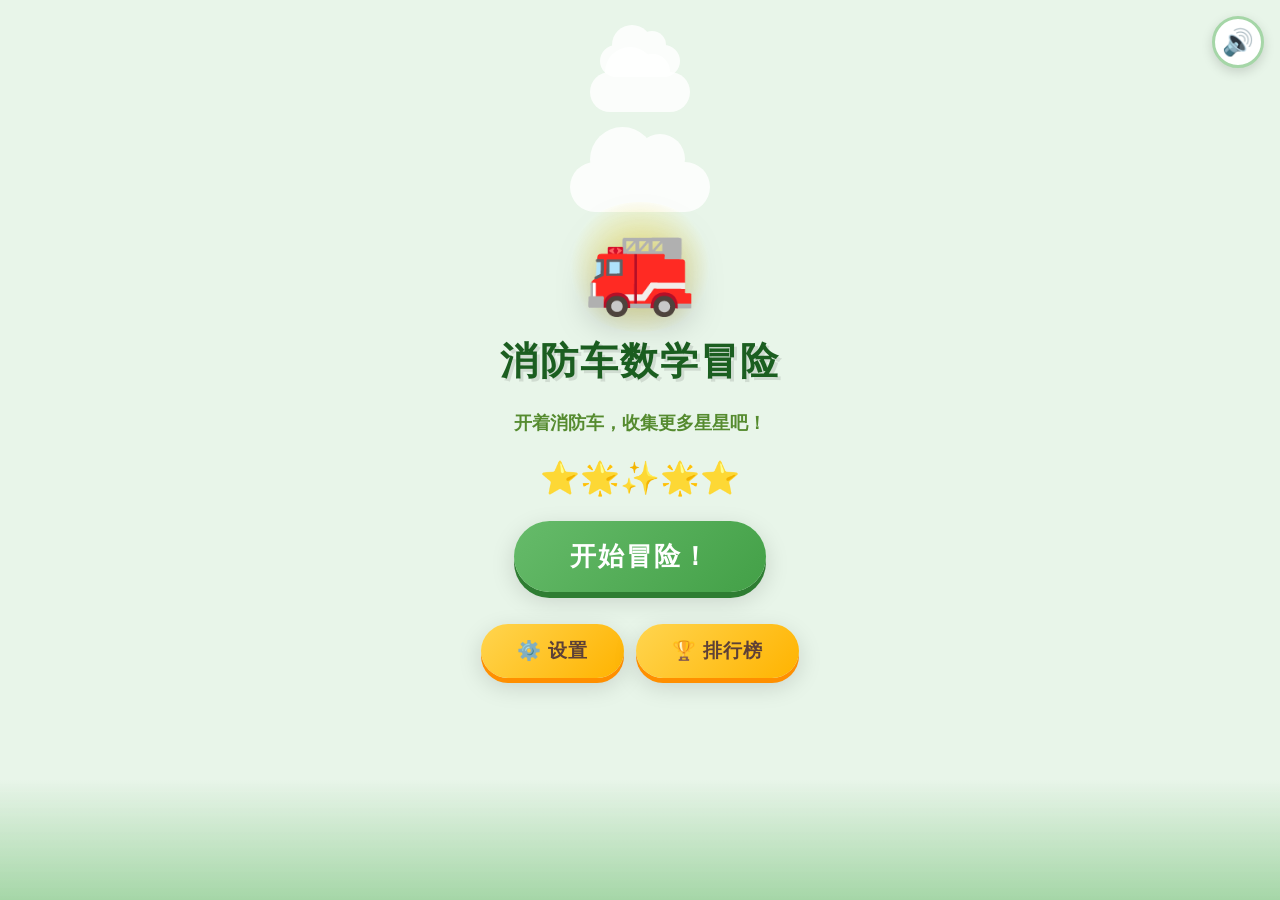
<file: lyc/index.html>
<!DOCTYPE html>
<html lang="zh-CN">
<head>
  <meta charset="UTF-8" />
  <meta name="viewport" content="width=device-width, initial-scale=1.0" />
  <title>消防车数学冒险 🚒</title>
  <script>
var _hmt = _hmt || [];
(function() {
  var hm = document.createElement("script");
  hm.src = "https://hm.baidu.com/hm.js?9c473a45d8952537c1dddc7c1854a857";
  var s = document.getElementsByTagName("script")[0]; 
  s.parentNode.insertBefore(hm, s);
})();
</script>

  <style>
    *, *::before, *::after { box-sizing: border-box; margin: 0; padding: 0; }

    :root {
      --green:  #4caf50;
      --yellow: #ffd600;
      --orange: #ff9800;
      --red:    #f44336;
      --blue:   #2196f3;
      --purple: #9c27b0;
      --bg:     #e8f5e9;
      --card:   #ffffff;
      --text:   #1b5e20;
      --shadow: 0 8px 24px rgba(0,0,0,0.15);
      --player-color: #4caf50;
    }

    body {
      font-family: 'Segoe UI', 'PingFang SC', 'Microsoft YaHei', sans-serif;
      background: var(--bg);
      min-height: 100vh;
      display: flex;
      flex-direction: column;
      align-items: center;
      justify-content: center;
      overflow-x: hidden;
      overflow-y: auto;
      position: relative;
    }

    body::before {
      content: '';
      position: fixed;
      bottom: 0; left: 0; right: 0;
      height: 120px;
      background: linear-gradient(to top, #a5d6a7, transparent);
      z-index: 0;
    }

    .cloud {
      position: fixed;
      background: white;
      border-radius: 50px;
      opacity: 0.8;
      z-index: 0;
      animation: floatCloud linear infinite;
    }
    .cloud::before, .cloud::after {
      content: '';
      position: absolute;
      background: white;
      border-radius: 50%;
    }
    .cloud-1 { width:100px; height:40px; top:8%;  animation-duration:25s; animation-delay:-5s; }
    .cloud-1::before { width:50px; height:50px; top:-25px; left:15px; }
    .cloud-1::after  { width:35px; height:35px; top:-18px; left:45px; }
    .cloud-2 { width:140px; height:50px; top:18%; animation-duration:35s; animation-delay:-15s; }
    .cloud-2::before { width:65px; height:65px; top:-35px; left:20px; }
    .cloud-2::after  { width:50px; height:50px; top:-28px; left:65px; }
    .cloud-3 { width:80px;  height:32px; top:5%;  animation-duration:20s; animation-delay:-10s; }
    .cloud-3::before { width:40px; height:40px; top:-20px; left:12px; }
    .cloud-3::after  { width:28px; height:28px; top:-14px; left:38px; }
    @keyframes floatCloud {
      from { transform: translateX(-200px); }
      to   { transform: translateX(calc(100vw + 200px)); }
    }

    #app {
      position: relative;
      z-index: 1;
      width: min(520px, 95vw);
      display: flex;
      flex-direction: column;
      align-items: center;
    }

    .page { display: none; width: 100%; flex-direction: column; align-items: center; }
    .page.active { display: flex; }

    /* ===== 开始页 ===== */
    #start-page { gap: 24px; text-align: center; }

    .dino-hero-row {
      display: flex; align-items: center; justify-content: center;
      gap: 0; position: relative;
    }
    .dino-hero {
      font-size: 90px;
      line-height: 1;
      position: relative;
      display: inline-block;
      animation: dinoFloat 2s ease-in-out infinite;
      filter: drop-shadow(0 8px 16px rgba(0,0,0,0.2));
    }
    .dino-hero-2 {
      font-size: 90px;
      line-height: 1;
      position: relative;
      display: inline-block;
      animation: dinoFloat 2s ease-in-out infinite;
      animation-delay: -1s;
      filter: drop-shadow(0 8px 16px rgba(0,0,0,0.2));
    }
    .dino-hero::after, .dino-hero-2::after {
      content: '';
      position: absolute;
      inset: -20px;
      border-radius: 50%;
      background: radial-gradient(circle, rgba(255,214,0,0.45) 0%, transparent 70%);
      animation: glowPulse 1.5s ease-in-out infinite;
      z-index: -1;
    }
    .dino-hero-solo {
      animation-delay: 0s;
    }
    .dino-hero-vs {
      font-size: 1.6rem; font-weight: 900; color: #ff5722;
      background: linear-gradient(135deg, #ff5722, #ff9800);
      -webkit-background-clip: text; -webkit-text-fill-color: transparent;
      margin: 0 -8px; z-index: 2;
      animation: vsPulse 1.5s ease-in-out infinite;
    }
    @keyframes dinoFloat {
      0%,100% { transform: translateY(0)    rotate(-3deg) scale(1);    }
      50%      { transform: translateY(-20px) rotate(5deg)  scale(1.08); }
    }
    @keyframes glowPulse {
      0%,100% { transform: scale(0.8); opacity: 0.5; }
      50%      { transform: scale(1.4); opacity: 1;   }
    }

    .title-main {
      font-size: 2.4rem; font-weight: 900; color: var(--text);
      text-shadow: 3px 3px 0 rgba(0,0,0,0.1); letter-spacing: 2px;
    }
    .title-sub { font-size: 1.1rem; color: #558b2f; font-weight: 600; }
    .stars-row { display: flex; gap: 8px; justify-content: center; font-size: 2rem; }

    .btn-start {
      background: linear-gradient(135deg, #66bb6a, #43a047);
      color: white; border: none; border-radius: 50px;
      padding: 18px 56px; font-size: 1.6rem; font-weight: 900;
      cursor: pointer; letter-spacing: 2px;
      box-shadow: 0 6px 0 #2e7d32, var(--shadow);
      animation: btnBounce 1.2s ease-in-out infinite;
    }
    @keyframes btnBounce {
      0%,100% { transform: translateY(0)   scale(1);    box-shadow: 0 6px 0 #2e7d32, var(--shadow); }
      50%      { transform: translateY(-7px) scale(1.05); box-shadow: 0 10px 0 #2e7d32, var(--shadow); }
    }
    .btn-start:hover  { animation-play-state: paused; transform: scale(1.08); }
    .btn-start:active { animation: none; transform: translateY(4px) scale(0.96); box-shadow: 0 2px 0 #2e7d32; }

    /* ===== 选择玩家页 ===== */
    #player-page { gap: 20px; text-align: center; }
    .player-title { font-size: 1.8rem; font-weight: 900; color: var(--text); }
    .player-subtitle { font-size: 1.1rem; color: #558b2f; font-weight: 600; }
    .player-choices {
      display: flex; gap: 24px; justify-content: center;
      flex-wrap: wrap;
    }
    .player-card {
      background: var(--card);
      border-radius: 28px;
      padding: 28px 24px 20px;
      box-shadow: var(--shadow);
      cursor: pointer;
      transition: transform 0.2s, box-shadow 0.2s;
      width: 200px;
      text-align: center;
      border: 4px solid transparent;
      position: relative;
      overflow: hidden;
    }
    .player-card:hover {
      transform: translateY(-8px) scale(1.04);
      box-shadow: 0 16px 40px rgba(0,0,0,0.2);
    }
    .player-card:active {
      transform: translateY(2px) scale(0.97);
    }
    .player-card.hero { border-color: #ff7043; }
    .player-card.hero::before {
      content: '';
      position: absolute; top: 0; left: 0; right: 0; height: 6px;
      background: linear-gradient(90deg, #ff7043, #ffab91);
    }
    .player-avatar {
      font-size: 72px; display: block; margin-bottom: 8px;
      animation: dinoFloat 2s ease-in-out infinite;
    }
    .player-name {
      font-size: 1.6rem; font-weight: 900; margin-bottom: 4px;
    }
    .player-card.hero .player-name { color: #bf360c; }
    .player-total-stars {
      font-size: 1rem; color: #ff8f00; font-weight: 700;
    }
    .player-name-row {
      display: flex; align-items: center; justify-content: center; gap: 4px;
    }
    .name-edit-btn {
      background: none; border: none; cursor: pointer;
      font-size: 0.9rem; opacity: 0.4; padding: 2px 4px;
      transition: opacity 0.15s, transform 0.15s;
      line-height: 1;
    }
    .name-edit-btn:hover { opacity: 1; transform: scale(1.3); }
    .player-card:hover .name-edit-btn { opacity: 0.7; }

    .player-vehicle-tag {
      display: inline-block;
      font-size: 0.8rem; font-weight: 800;
      padding: 2px 10px; border-radius: 12px; margin-bottom: 4px;
    }
    .combo-avatar {
      position: relative; display: inline-block; line-height: 1;
    }
    .combo-avatar .dino-badge {
      position: absolute; right: -6px; bottom: -4px;
      font-size: 0.42em; line-height: 1;
      filter: drop-shadow(0 1px 3px rgba(0,0,0,0.4));
    }
    .player-rank-badge {
      display: inline-block;
      background: linear-gradient(135deg, #ffd600, #ffab00);
      color: #5d4037; font-size: 0.85rem; font-weight: 900;
      padding: 3px 12px; border-radius: 20px; margin-top: 6px;
    }

    .btn-leaderboard {
      background: linear-gradient(135deg, #ffd54f, #ffb300);
      color: #5d4037; border: none; border-radius: 50px;
      padding: 14px 36px; font-size: 1.2rem; font-weight: 900;
      cursor: pointer; letter-spacing: 1px;
      box-shadow: 0 5px 0 #ff8f00, var(--shadow);
      transition: transform 0.15s;
    }
    .btn-leaderboard:hover { transform: translateY(-3px) scale(1.05); }
    .btn-leaderboard:active { transform: translateY(3px) scale(0.96); box-shadow: 0 2px 0 #ff8f00; }

    /* ===== 题目页 ===== */
    #quiz-page { gap: 20px; }
    .quiz-body {
      width: 100%;
      display: flex; flex-direction: column; align-items: center; gap: 20px;
    }

    .player-indicator {
      display: flex; align-items: center; gap: 10px;
      background: var(--card); border-radius: 20px; padding: 8px 18px;
      box-shadow: 0 3px 12px rgba(0,0,0,0.1);
      font-weight: 800; font-size: 1.1rem;
      border-left: 5px solid var(--player-color);
    }
    .player-indicator .pi-avatar { font-size: 1.6rem; }
    .player-indicator .pi-name { color: var(--player-color); }
    .player-indicator .pi-vs {
      font-size: 0.85rem; color: #9e9e9e; margin-left: 4px;
    }

    .progress-bar-wrap {
      width: 100%;
      background: #c8e6c9;
      border-radius: 20px;
      height: 22px;
      box-shadow: inset 0 2px 4px rgba(0,0,0,0.1);
      position: relative;
    }
    .progress-bar-fill {
      height: 100%;
      background: linear-gradient(90deg, #66bb6a, #ffd600);
      border-radius: 20px;
      transition: width 0.6s cubic-bezier(.34,1.56,.64,1);
      transform-origin: left center;
      position: relative;
    }
    .progress-dino {
      position: absolute;
      right: -14px; top: 50%;
      transform: translateY(-50%);
      font-size: 20px;
      filter: drop-shadow(0 1px 2px rgba(0,0,0,0.2));
      transition: transform 0.3s;
    }
    .progress-bar-fill:hover .progress-dino {
      transform: translateY(-50%) scale(1.3);
    }

    .progress-label {
      font-size: 1rem; color: #558b2f; font-weight: 700; align-self: flex-end;
    }

    .score-badge {
      position: absolute; top: -10px; right: 0;
      background: var(--yellow); color: #5d4037;
      border-radius: 20px; padding: 4px 14px;
      font-size: 1rem; font-weight: 900;
      box-shadow: 0 3px 8px rgba(0,0,0,0.15);
    }
    .score-badge.score-pop {
      animation: scorePop 0.35s cubic-bezier(.34,1.56,.64,1);
    }
    @keyframes scorePop {
      0%   { transform: scale(1); }
      50%  { transform: scale(1.5) rotate(-5deg); }
      100% { transform: scale(1); }
    }

    .question-card {
      position: relative; width: 100%;
      background: var(--card); border-radius: 28px;
      padding: 28px 24px 22px;
      box-shadow: var(--shadow); text-align: center;
    }

    .dino-small {
      font-size: 32px;
      display: block; margin-bottom: 4px;
      animation: dinoFloat 2s ease-in-out infinite;
    }
    .question-story {
      font-size: 1rem; color: #795548; font-weight: 600;
      margin-bottom: 16px; min-height: 28px;
    }
    .question-text {
      font-size: 3.2rem; font-weight: 900;
      color: var(--text); letter-spacing: 4px; margin-bottom: 8px;
    }
    .question-text .op { color: var(--orange); }
    .question-text .eq { color: var(--purple); }
    #question-text.hidden { display: none; }

    .quiz-progress-row {
      width: 100%; display: flex; align-items: center; justify-content: space-between;
      margin-bottom: 4px; gap: 8px; flex-wrap: wrap;
    }
    .btn-reread {
      flex-shrink: 0; font-size: 0.85rem; font-weight: 800;
      padding: 6px 12px; border-radius: 16px;
      border: 2px solid #90caf9; background: #fff;
      color: var(--blue); cursor: pointer;
      box-shadow: 0 2px 6px rgba(0,0,0,0.08);
      transition: transform 0.12s;
    }
    .btn-reread:hover { background: #e3f2fd; }
    .btn-reread:active { transform: scale(0.96); }

    .start-secondary-row {
      display: flex; flex-wrap: wrap; align-items: center; justify-content: center;
      gap: 12px; margin-top: 8px;
    }

    #settings-page { gap: 16px; text-align: center; align-items: center; }
    .settings-card {
      width: 100%; max-width: 400px;
      background: var(--card); border-radius: 28px; padding: 24px 20px;
      box-shadow: var(--shadow); text-align: left;
    }
    .settings-title {
      font-size: 1.6rem; font-weight: 900; color: var(--text);
      margin-bottom: 16px; text-align: center;
    }
    .settings-row {
      display: flex; align-items: center; justify-content: space-between;
      gap: 12px; margin-bottom: 14px; font-size: 1rem; font-weight: 700; color: #5d4037;
    }
    .settings-row input[type="checkbox"] {
      width: 22px; height: 22px; accent-color: #43a047; cursor: pointer; flex-shrink: 0;
    }
    .settings-hint {
      font-size: 0.85rem; color: #8d6e63; margin: 4px 0 18px; line-height: 1.45;
    }

    .answer-input-display {
      font-size: 3rem; font-weight: 900; color: var(--blue);
      min-height: 60px;
      border-bottom: 4px dashed #90caf9;
      width: 130px; margin: 0 auto 8px;
      display: flex; align-items: center; justify-content: center;
      border-radius: 8px;
    }

    .feedback-msg {
      font-size: 1.1rem; font-weight: 700;
      min-height: 28px; color: var(--red);
    }
    .feedback-msg.hidden { visibility: hidden; }

    .btn-next-q {
      margin-top: 8px;
      padding: 8px 28px;
      font-size: 1.1rem; font-weight: 800;
      border: none; border-radius: 20px;
      background: linear-gradient(135deg, #66bb6a, #43a047);
      color: #fff; cursor: pointer;
      box-shadow: 0 3px 10px rgba(76,175,80,0.3);
      transition: transform 0.2s, box-shadow 0.2s;
    }
    .btn-next-q:active { transform: scale(0.95); }
    .btn-next-q.hidden { display: none; }

    /* ===== 数字键盘 ===== */
    .numpad {
      width: 100%;
      display: grid;
      grid-template-columns: repeat(4, 1fr);
      gap: 10px;
    }
    .numpad-btn {
      background: linear-gradient(135deg, #fff9c4, #fff176);
      border: 3px solid #f9a825; border-radius: 16px;
      font-size: 1.8rem; font-weight: 900; color: #e65100;
      padding: 14px 0; cursor: pointer;
      box-shadow: 0 5px 0 #f57f17;
      transition: background 0.1s;
      user-select: none; -webkit-tap-highlight-color: transparent;
    }
    .numpad-btn:hover {
      background: linear-gradient(135deg, #ffee58, #fdd835);
    }
    .numpad-btn.del-btn {
      background: linear-gradient(135deg, #ffccbc, #ffab91);
      border-color: #e64a19; color: #bf360c;
      box-shadow: 0 5px 0 #bf360c; font-size: 1.4rem;
    }
    .numpad-btn.ok-btn {
      background: linear-gradient(135deg, #a5d6a7, #66bb6a);
      border-color: #2e7d32; color: white;
      box-shadow: 0 5px 0 #1b5e20; font-size: 1.4rem;
      grid-column: span 2;
    }

    /* ===== 庆祝覆盖层 ===== */
    #celebrate-overlay {
      position: fixed; inset: 0; z-index: 100;
      display: none;
      flex-direction: column; align-items: center; justify-content: center;
      background: rgba(0,0,0,0.5);
    }
    #celebrate-overlay.show { display: flex; }

    .celebrate-dino {
      font-size: 140px;
      filter: drop-shadow(0 16px 32px rgba(0,0,0,0.4));
    }
    .celebrate-text {
      font-size: 3.2rem; font-weight: 900; color: #fff;
      text-shadow: 4px 4px 0 rgba(0,0,0,0.35), 0 0 30px rgba(255,214,0,0.9);
      margin-top: 16px;
    }
    .celebrate-stars {
      font-size: 2.8rem; margin-top: 8px;
    }

    /* ===== Canvas 烟花 ===== */
    #fireworks-canvas {
      position: fixed; inset: 0; z-index: 99; pointer-events: none;
    }

    /* 答错红闪层 */
    #red-flash {
      position: fixed; inset: 0; z-index: 98;
      pointer-events: none; background: transparent;
    }

    /* ===== 总结页 ===== */
    #result-page { gap: 20px; text-align: center; }
    .result-card {
      width: 100%; background: var(--card);
      border-radius: 28px; padding: 36px 28px;
      box-shadow: var(--shadow);
    }
    .result-dino {
      font-size: 90px; display: block;
      animation: dinoFloat 2s ease-in-out infinite;
    }
    .result-title { font-size: 2rem; font-weight: 900; color: var(--text); margin: 12px 0 8px; }
    .result-score { font-size: 4rem; font-weight: 900; color: var(--orange); }
    .result-stars {
      font-size: 2.4rem; margin: 8px 0;
      display: flex; gap: 4px; justify-content: center;
    }
    .result-stars .star-item {
      display: inline-block;
      opacity: 0;
    }
    .result-msg { font-size: 1.2rem; color: #558b2f; font-weight: 700; margin-top: 8px; }

    .new-medal-box {
      margin-top: 16px; padding: 14px;
      background: linear-gradient(135deg, #ede7f6, #e8eaf6);
      border-radius: 18px; border: 3px solid #b39ddb;
      animation: newMedalGlow 1.5s ease-in-out infinite;
    }
    @keyframes newMedalGlow {
      0%,100% { box-shadow: 0 0 8px rgba(179,157,219,0.3); }
      50%     { box-shadow: 0 0 24px rgba(179,157,219,0.7); }
    }
    .new-medal-title {
      font-size: 1.1rem; font-weight: 900; color: #7b1fa2; margin-bottom: 10px;
    }
    .new-medal-list {
      display: flex; gap: 12px; justify-content: center; flex-wrap: wrap;
    }
    .new-medal-item {
      display: flex; flex-direction: column; align-items: center; gap: 2px;
      animation: newMedalPop 0.6s cubic-bezier(.34,1.56,.64,1) both;
    }
    .new-medal-item .nmi-icon { font-size: 2.4rem; }
    .new-medal-item .nmi-label {
      font-size: 0.85rem; font-weight: 800; color: #5d4037;
    }
    @keyframes newMedalPop {
      from { transform: scale(0) rotate(-20deg); opacity: 0; }
      to   { transform: scale(1) rotate(0deg); opacity: 1; }
    }

    .result-pk-box {
      margin-top: 16px; padding: 16px;
      background: linear-gradient(135deg, #fff8e1, #fff3e0);
      border-radius: 18px; border: 2px dashed #ffb74d;
    }
    .result-pk-title {
      font-size: 1.1rem; font-weight: 900; color: #e65100; margin-bottom: 10px;
    }
    .result-pk-row {
      display: flex; align-items: center; justify-content: center; gap: 16px;
      font-size: 1rem; font-weight: 700;
    }
    .result-pk-player {
      display: flex; flex-direction: column; align-items: center; gap: 4px;
    }
    .result-pk-player .pk-avatar { font-size: 2.4rem; }
    .result-pk-player .pk-name { font-size: 0.95rem; }
    .result-pk-player .pk-score { font-size: 1.8rem; font-weight: 900; }
    .result-pk-player.leading .pk-score { color: #e65100; }
    .result-pk-vs {
      font-size: 1.5rem; font-weight: 900; color: #ff5722;
    }

    .result-btns { display: flex; gap: 12px; flex-wrap: wrap; justify-content: center; }

    .btn-restart {
      background: linear-gradient(135deg, #ff9800, #f57c00);
      color: white; border: none; border-radius: 50px;
      padding: 18px 48px; font-size: 1.5rem; font-weight: 900;
      cursor: pointer; letter-spacing: 2px;
      box-shadow: 0 6px 0 #e65100, var(--shadow);
      animation: btnBounce2 1.2s ease-in-out infinite;
    }
    @keyframes btnBounce2 {
      0%,100% { transform: translateY(0)   scale(1);    box-shadow: 0 6px 0 #e65100, var(--shadow); }
      50%      { transform: translateY(-7px) scale(1.05); box-shadow: 0 10px 0 #e65100, var(--shadow); }
    }
    .btn-restart:hover  { animation-play-state: paused; transform: scale(1.08); }
    .btn-restart:active { animation: none; transform: translateY(4px) scale(0.96); box-shadow: 0 2px 0 #e65100; }

    .btn-back-home {
      background: linear-gradient(135deg, #b0bec5, #90a4ae);
      color: white; border: none; border-radius: 50px;
      padding: 14px 32px; font-size: 1.2rem; font-weight: 900;
      cursor: pointer; box-shadow: 0 5px 0 #607d8b, var(--shadow);
      transition: transform 0.15s;
    }
    .btn-back-home:hover { transform: translateY(-3px) scale(1.05); }
    .btn-back-home:active { transform: translateY(3px) scale(0.96); box-shadow: 0 2px 0 #607d8b; }

    /* ===== 排行榜页 ===== */
    #leaderboard-page { gap: 20px; text-align: center; }

    .lb-card {
      width: 100%; background: var(--card);
      border-radius: 28px; padding: 28px 20px;
      box-shadow: var(--shadow);
    }
    .lb-title {
      font-size: 1.8rem; font-weight: 900; color: var(--text);
      margin-bottom: 20px;
    }
    .lb-title-icon { font-size: 2.2rem; vertical-align: middle; }

    /* ── 星星塔 PK ── */
    .star-tower-section {
      margin-bottom: 24px;
      padding: 24px 12px 0;
      background: linear-gradient(180deg, #e8f5e9 0%, #c8e6c9 70%, #a5d6a7 100%);
      border-radius: 24px;
      position: relative;
      overflow: hidden;
    }
    .star-tower-ground {
      position: absolute; bottom: 0; left: 0; right: 0; height: 36px;
      background: repeating-linear-gradient(90deg, #81c784 0px, #66bb6a 8px, #81c784 16px);
      border-radius: 0 0 24px 24px;
    }
    .star-tower-ground::before {
      content: '🌿🌱🌿🌱🌿🌱🌿🌱🌿';
      position: absolute; top: -10px; left: 0; right: 0;
      font-size: 0.9rem; letter-spacing: 4px;
      text-align: center; overflow: hidden;
    }
    .star-tower-title {
      font-size: 1.2rem; font-weight: 900; color: #e65100;
      margin-bottom: 12px;
      text-shadow: 0 1px 2px rgba(0,0,0,0.1);
    }
    .star-tower-arena {
      display: flex; align-items: flex-end; justify-content: center;
      gap: 16px; min-height: 260px; position: relative;
      padding-bottom: 36px;
    }
    .star-tower-player {
      display: flex; flex-direction: column; align-items: center;
      position: relative; width: 120px;
    }
    .tower-dino {
      font-size: 3rem; position: relative; z-index: 2;
      filter: drop-shadow(0 6px 12px rgba(0,0,0,0.25));
      animation: dinoFloat 2s ease-in-out infinite;
    }
    .tower-dino.has-flame::after {
      content: '🔥'; position: absolute; top: -12px; right: -8px;
      font-size: 1.4rem;
      animation: flameFlicker 0.35s ease-in-out infinite alternate;
    }
    @keyframes flameFlicker {
      from { transform: scale(1) rotate(-8deg); opacity: 0.8; }
      to   { transform: scale(1.3) rotate(8deg); opacity: 1; }
    }
    .tower-bar-wrap {
      width: 100px; position: relative; z-index: 1;
    }
    .tower-bar {
      width: 100%;
      border-radius: 16px 16px 6px 6px;
      min-height: 10px;
      transition: height 1.4s cubic-bezier(.34,1.56,.64,1);
      position: relative;
      display: flex; flex-wrap: wrap; align-content: flex-end;
      align-items: center; justify-content: center;
      padding: 6px 4px;
      overflow: hidden;
    }
    .tower-bar.hero-bar {
      background: linear-gradient(180deg, #ffd54f 0%, #ff7043 35%, #d84315 100%);
      box-shadow: inset 0 2px 8px rgba(255,255,255,0.4), 0 6px 20px rgba(255,87,34,0.45);
      border: 3px solid #e64a19;
    }
    .tower-star {
      font-size: 1.1rem; line-height: 1;
      animation: towerStarPop 0.4s cubic-bezier(.34,1.56,.64,1) both;
    }
    @keyframes towerStarPop {
      from { transform: scale(0) rotate(-30deg); opacity: 0; }
      to   { transform: scale(1) rotate(0deg); opacity: 1; }
    }
    .tower-count {
      font-size: 1.8rem; font-weight: 900; color: #5d4037;
      margin-top: 4px;
      text-shadow: 0 1px 2px rgba(0,0,0,0.1);
    }
    .tower-name {
      font-size: 1.15rem; font-weight: 900; margin-top: 2px;
    }
    .tower-name.hero-color { color: #bf360c; }
    .tower-crown {
      font-size: 2rem;
      animation: crownBounce 1s ease-in-out infinite;
      filter: drop-shadow(0 2px 6px rgba(255,214,0,0.6));
    }
    @keyframes crownBounce {
      0%,100% { transform: translateY(0) rotate(-5deg) scale(1); }
      50%     { transform: translateY(-8px) rotate(5deg) scale(1.15); }
    }
    .tower-vs-badge {
      position: absolute; top: 40%; left: 50%;
      transform: translate(-50%, -50%);
      width: 56px; height: 56px;
      background: linear-gradient(135deg, #ff5722, #ff9800);
      border-radius: 50%; border: 4px solid #fff;
      display: flex; align-items: center; justify-content: center;
      font-size: 1.6rem; font-weight: 900; color: #fff;
      box-shadow: 0 4px 16px rgba(255,87,34,0.5);
      z-index: 3;
      animation: vsPulse 1.5s ease-in-out infinite;
    }
    @keyframes vsPulse {
      0%,100% { transform: translate(-50%, -50%) scale(1); }
      50%     { transform: translate(-50%, -50%) scale(1.12); }
    }
    .tower-title-badge {
      display: inline-block; margin-top: 4px;
      padding: 2px 10px; border-radius: 12px;
      font-size: 0.75rem; font-weight: 900; color: #fff;
    }
    .tower-title-badge.hero-title { background: linear-gradient(135deg, #ff7043, #d84315); }

    /* ── 勋章展示柜 ── */
    .medal-cabinet {
      margin: 16px 0; padding: 18px 12px;
      background: linear-gradient(180deg, #fff8e1, #fff3e0);
      border-radius: 24px;
      border: 3px solid #ffe082;
      box-shadow: inset 0 2px 8px rgba(255,183,77,0.15);
    }
    .medal-cabinet-title {
      font-size: 1.2rem; font-weight: 900; color: #e65100; margin-bottom: 14px;
    }
    .medal-progress {
      font-size: 0.85rem; color: #ff8f00; font-weight: 700;
      margin-bottom: 12px;
    }
    .medal-grid {
      display: grid; grid-template-columns: repeat(4, 1fr);
      gap: 8px;
    }
    .medal-item {
      display: flex; flex-direction: column; align-items: center;
      gap: 3px; padding: 10px 2px 8px; border-radius: 16px;
      background: white;
      transition: transform 0.2s, box-shadow 0.2s;
      position: relative;
      border: 2px solid #f5f5f5;
    }
    .medal-item:hover { transform: translateY(-3px); }
    .medal-item.locked {
      background: #f5f5f5;
      border-color: #e0e0e0;
    }
    .medal-item.unlocked {
      border-color: #ffd54f;
      box-shadow: 0 0 16px rgba(255,214,0,0.45);
      background: linear-gradient(180deg, #fffde7, #fff);
    }
    .medal-icon {
      font-size: 2rem; line-height: 1;
      position: relative;
    }
    .medal-item.locked .medal-icon {
      filter: grayscale(100%); opacity: 0.3;
    }
    .medal-item.unlocked .medal-icon {
      animation: medalShine 2.5s ease-in-out infinite;
    }
    @keyframes medalShine {
      0%,100% { transform: scale(1) rotate(0deg); }
      25%     { transform: scale(1.2) rotate(-8deg); }
      50%     { transform: scale(1) rotate(0deg); }
      75%     { transform: scale(1.15) rotate(6deg); }
    }
    .medal-lock {
      position: absolute; top: 6px; right: 6px;
      font-size: 0.7rem; opacity: 0.5;
    }
    .medal-label {
      font-size: 0.65rem; font-weight: 800; color: #5d4037;
      text-align: center; line-height: 1.2;
    }
    .medal-item.locked .medal-label { color: #bdbdbd; }
    .medal-who {
      font-size: 0.6rem; font-weight: 700; color: #ff8f00;
      text-align: center; line-height: 1.2;
    }
    .medal-item.locked .medal-who { color: #ccc; }

    /* ── 详细数据 ── */
    .lb-players {
      display: flex; gap: 20px; justify-content: center; flex-wrap: wrap;
      margin-bottom: 20px;
    }
    .lb-player-block {
      flex: 1; min-width: 180px; max-width: 320px;
      background: #f9fbe7; border-radius: 20px; padding: 18px 12px;
      position: relative;
      border: 3px solid #e0e0e0;
      transition: transform 0.2s;
    }
    .lb-player-block:hover { transform: translateY(-4px); }
    .lb-player-block.hero-block  { border-color: #ffab91; background: #fff3e0; }
    .lb-crown {
      position: absolute; top: -16px; left: 50%; transform: translateX(-50%);
      font-size: 1.8rem;
    }
    .lb-avatar { font-size: 3rem; display: block; margin-bottom: 4px; }
    .lb-name { font-size: 1.3rem; font-weight: 900; margin-bottom: 2px; }
    .lb-player-block.hero-block .lb-name { color: #bf360c; }
    .lb-total-stars { font-size: 1.1rem; color: #ff8f00; font-weight: 800; }
    .lb-total-score { font-size: 0.9rem; color: #795548; font-weight: 600; margin-top: 2px; }
    .lb-games { font-size: 0.85rem; color: #9e9e9e; margin-top: 2px; }
    .lb-rank-title {
      display: inline-block; margin-top: 6px;
      padding: 3px 14px; border-radius: 20px;
      font-size: 0.85rem; font-weight: 900; color: #fff;
    }
    .lb-player-block.hero-block .lb-rank-title { background: linear-gradient(135deg, #ff7043, #d84315); }

    .lb-detail-title {
      font-size: 1rem; font-weight: 900; color: var(--text); margin-bottom: 12px;
    }

    /* ── 历史记录 ── */
    .lb-history-section { margin-top: 16px; }
    .lb-history-title { font-size: 1rem; font-weight: 900; color: var(--text); margin-bottom: 10px; }
    .lb-history-list { display: flex; flex-direction: column; gap: 8px; }
    .lb-history-item {
      display: flex; align-items: center; justify-content: space-between;
      background: #fafafa; border-radius: 12px; padding: 10px 14px;
      font-size: 0.9rem;
    }
    .lb-history-item .hi-player {
      display: flex; align-items: center; gap: 6px; font-weight: 800;
    }
    .lb-history-item .hi-score { font-weight: 900; color: var(--orange); }
    .lb-history-item .hi-date { color: #9e9e9e; font-size: 0.8rem; }
    .lb-history-item .hi-stars { color: #ff8f00; }

    .btn-clear-data {
      background: none; border: none; color: #bdbdbd;
      font-size: 0.8rem; cursor: pointer; margin-top: 8px;
      text-decoration: underline;
    }
    .btn-clear-data:hover { color: #f44336; }

    /* ===== 静音按钮 ===== */
    #mute-btn {
      position: fixed;
      top: 16px; right: 16px;
      z-index: 200;
      width: 52px; height: 52px;
      border-radius: 50%;
      border: 3px solid #a5d6a7;
      background: white;
      font-size: 1.6rem;
      cursor: pointer;
      box-shadow: 0 4px 12px rgba(0,0,0,0.15);
      display: flex; align-items: center; justify-content: center;
      transition: transform 0.15s, background 0.15s;
      user-select: none;
    }
    #mute-btn:hover  { transform: scale(1.15); background: #f1f8e9; }
    #mute-btn:active { transform: scale(0.9); }
    #mute-btn.muted  { background: #ffebee; border-color: #ef9a9a; }

    .speaking .question-text {
      animation: speakPulse 0.8s ease-in-out infinite;
    }
    @keyframes speakPulse {
      0%,100% { text-shadow: none; }
      50%      { text-shadow: 0 0 16px rgba(255,152,0,0.7); }
    }

    /* 滚动支持 */
    #leaderboard-page .lb-card {
      max-height: 75vh;
      overflow-y: auto;
    }

    /* ===== 小屏响应式 ===== */
    @media (max-width: 420px) {
      .title { font-size: 2rem; }
      .title-sub { font-size: 0.95rem; }
      .dino-hero-row { font-size: 52px; gap: 6px; }
      .dino-hero-vs { font-size: 0.8rem; padding: 3px 10px; }
      .btn-start { font-size: 1.3rem; padding: 14px 40px; }

      .question-card { padding: 18px 14px 14px; border-radius: 20px; }
      .dino-small { font-size: 24px; margin-bottom: 2px; }
      .question-story { font-size: 0.9rem; margin-bottom: 10px; }
      .question-text { font-size: 2.4rem; letter-spacing: 2px; }
      .answer-input-display { font-size: 2.2rem; min-height: 46px; width: 100px; }
      .feedback-msg { font-size: 0.95rem; }
      .score-badge { font-size: 0.85rem; padding: 3px 10px; }

      .numpad { gap: 6px; }
      .numpad-btn { font-size: 1.4rem; padding: 10px 0; border-radius: 12px; border-width: 2px; box-shadow: 0 3px 0 #f57f17; }
      .numpad-btn.del-btn { font-size: 1.1rem; box-shadow: 0 3px 0 #bf360c; }
      .numpad-btn.ok-btn  { font-size: 1.1rem; box-shadow: 0 3px 0 #1b5e20; }

      .player-card { padding: 18px 10px; border-radius: 20px; }
      .player-card .player-avatar { font-size: 52px; }
      .player-name { font-size: 1.1rem; }

      .result-title { font-size: 1.8rem; }
      .result-stars { font-size: 2.2rem; }
      .result-msg { font-size: 1rem; }

      .star-tower-arena { gap: 10px; }
      .tower-bar-wrap { width: 50px; }
      .tower-dino { font-size: 36px; }
      .tower-vs-badge { font-size: 0.9rem; padding: 4px 10px; }
      .medal-grid { grid-template-columns: repeat(3, 1fr); gap: 8px; }
      .medal-item { padding: 8px 4px; }
      .medal-item .medal-icon { font-size: 1.6rem; }

      .progress-bar-wrap { height: 18px; }
      .progress-dino { font-size: 16px; right: -10px; }
      .progress-label { font-size: 0.85rem; }

      .btn-next-q { font-size: 0.95rem; padding: 7px 22px; }
    }

    @media (max-width: 360px) {
      .question-text { font-size: 2rem; }
      .answer-input-display { font-size: 1.8rem; min-height: 40px; width: 90px; }
      .numpad-btn { font-size: 1.2rem; padding: 8px 0; }
      .question-card { padding: 14px 10px 10px; }
    }

    @media (max-height: 700px) {
      .question-card { padding: 16px 14px 12px; }
      .dino-small { font-size: 22px; }
      .question-story { margin-bottom: 6px; }
      .question-text { font-size: 2.4rem; margin-bottom: 4px; }
      .answer-input-display { min-height: 42px; margin-bottom: 4px; }
      .numpad-btn { padding: 8px 0; }
    }

    /* ===== 横屏适配 ===== */
    @media (orientation: landscape) and (max-height: 500px) {
      #app { width: min(720px, 96vw); }

      /* -- 开始页 -- */
      #start-page { gap: 10px; }
      .dino-hero-row { font-size: 48px; gap: 6px; margin-top: 0; }
      .title-main, .title { font-size: 1.8rem; }
      .title-sub { font-size: 0.9rem; }
      .stars-row { font-size: 1.2rem; }
      .btn-start { font-size: 1.2rem; padding: 10px 36px; }

      /* -- 选择玩家页 -- */
      #player-page { gap: 10px; }
      .player-title { font-size: 1.4rem; }
      .player-subtitle { font-size: 0.9rem; }
      .player-card { padding: 14px 12px 10px; width: 170px; }
      .player-card .player-avatar { font-size: 48px; }
      .player-name { font-size: 1rem; }
      .player-rank-badge { font-size: 0.75rem; padding: 2px 8px; }

      /* -- 答题页核心：左右并排 -- */
      #quiz-page { gap: 6px; padding: 4px 0; }
      .player-indicator { padding: 4px 12px; }
      .player-indicator .pi-avatar { font-size: 1.2rem; }
      .progress-bar-wrap { height: 14px; }
      .progress-dino { font-size: 13px; right: -8px; }
      .progress-label { font-size: 0.75rem; }

      .quiz-body {
        flex-direction: row;
        align-items: stretch;
        gap: 12px;
      }
      .question-card {
        flex: 1; min-width: 0;
        padding: 10px 12px 8px;
        border-radius: 18px;
      }
      .dino-small { font-size: 20px; margin-bottom: 2px; }
      .question-story { font-size: 0.85rem; margin-bottom: 4px; min-height: 20px; }
      .question-text { font-size: 2rem; letter-spacing: 2px; margin-bottom: 2px; }
      .answer-input-display { font-size: 1.8rem; min-height: 36px; width: 80px; margin-bottom: 4px; }
      .feedback-msg { font-size: 0.85rem; min-height: 20px; }
      .score-badge { font-size: 0.75rem; padding: 2px 8px; top: -6px; }
      .btn-next-q { font-size: 0.85rem; padding: 5px 16px; margin-top: 4px; }

      .numpad {
        width: 220px; flex-shrink: 0;
        gap: 5px;
        align-self: center;
      }
      .numpad-btn {
        font-size: 1.2rem; padding: 7px 0;
        border-radius: 10px; border-width: 2px;
        box-shadow: 0 2px 0 #f57f17;
      }
      .numpad-btn.del-btn { font-size: 1rem; box-shadow: 0 2px 0 #bf360c; }
      .numpad-btn.ok-btn  { font-size: 1rem; box-shadow: 0 2px 0 #1b5e20; }

      /* -- 结果页 -- */
      .result-card { padding: 16px 20px; }
      .result-dino { font-size: 3rem; }
      .result-title { font-size: 1.5rem; }
      .result-score { font-size: 2rem; }
      .result-stars { font-size: 1.8rem; }
      .result-msg { font-size: 0.9rem; }
      .result-btns { gap: 8px; flex-wrap: wrap; }
      .result-btns button { font-size: 0.9rem; padding: 8px 16px; }

      /* -- 排行榜 -- */
      #leaderboard-page .lb-card { max-height: 80vh; }
      .star-tower-section { padding: 12px 8px; }
      .star-tower-arena { gap: 8px; }
      .tower-bar-wrap { width: 45px; }
      .tower-dino { font-size: 32px; }
      .tower-vs-badge { font-size: 0.8rem; padding: 3px 8px; }
      .medal-grid { grid-template-columns: repeat(4, 1fr); gap: 6px; }
      .medal-item { padding: 6px 3px; }
      .medal-item .medal-icon { font-size: 1.4rem; }
      .lb-players { flex-direction: row; gap: 10px; }
      .lb-player-block { flex: 1; min-width: 0; }
    }

    /* 非常矮的横屏（如 iPhone SE 横屏 ~320px 高） */
    @media (orientation: landscape) and (max-height: 380px) {
      .dino-hero-row { font-size: 36px; }
      .title-main, .title { font-size: 1.5rem; }
      .btn-start { font-size: 1rem; padding: 8px 28px; }
      .player-card { padding: 10px 8px 8px; width: 150px; }
      .player-card .player-avatar { font-size: 36px; }
      .question-text { font-size: 1.6rem; }
      .answer-input-display { font-size: 1.5rem; min-height: 32px; width: 70px; }
      .numpad { width: 190px; gap: 4px; }
      .numpad-btn { font-size: 1rem; padding: 5px 0; }
    }
  </style>
</head>
<body>

<div class="cloud cloud-1"></div>
<div class="cloud cloud-2"></div>
<div class="cloud cloud-3"></div>

<canvas id="fireworks-canvas"></canvas>
<div id="red-flash"></div>

<button id="mute-btn" title="开关语音">🔊</button>

<div id="celebrate-overlay">
  <div class="celebrate-dino" id="celebrate-dino">🚒</div>
  <div class="celebrate-text" id="celebrate-text">太棒了！</div>
  <div class="celebrate-stars" id="celebrate-stars">⭐⭐⭐</div>
</div>

<div id="app">

  <!-- 开始页 -->
  <div class="page active" id="start-page">
    <div class="dino-hero-row">
      <div class="dino-hero dino-hero-solo">🚒</div>
    </div>
    <div class="title-main">消防车数学冒险</div>
    <div class="title-sub">开着消防车，收集更多星星吧！</div>
    <div class="stars-row">⭐🌟✨🌟⭐</div>
    <button class="btn-start" id="btn-start">开始冒险！</button>
    <div class="start-secondary-row">
      <button type="button" class="btn-leaderboard" id="btn-settings-home">⚙️ 设置</button>
      <button type="button" class="btn-leaderboard" id="btn-lb-home">🏆 排行榜</button>
    </div>
  </div>

  <!-- 设置页 -->
  <div class="page" id="settings-page">
    <div class="settings-card">
      <div class="settings-title">⚙️ 设置</div>
      <label class="settings-row" for="chk-show-equation">
        <span>显示算式行（如 3 + 5 =）</span>
        <input type="checkbox" id="chk-show-equation" checked />
      </label>
      <label class="settings-row" for="chk-speak-equation">
        <span>语音朗读算式（几加/减几等于多少）</span>
        <input type="checkbox" id="chk-speak-equation" checked />
      </label>
      <p class="settings-hint">两项可分别开关。关闭朗读算式时，仍会朗读故事与提问。</p>
      <button type="button" class="btn-back-home" id="btn-back-settings">🏠 返回首页</button>
    </div>
  </div>

  <!-- 准备出发页（单人） -->
  <div class="page" id="player-page">
    <div class="player-title">准备出发</div>
    <div class="player-subtitle">点击消防车开始答题，或先改个名字吧！</div>
    <div class="player-choices">
      <div class="player-card hero" id="pick-hero">
        <span class="player-avatar"><span class="combo-avatar"><span>🚒</span></span></span>
        <div class="player-vehicle-tag" style="background:#ffebee;color:#bf360c;">🚒 小小消防员</div>
        <div class="player-name-row">
          <span class="player-name" id="hero-name">小勇士</span>
          <button class="name-edit-btn" id="edit-hero" title="改名字">✏️</button>
        </div>
        <div class="player-total-stars" id="hero-preview-stars">⭐ 0</div>
        <div class="player-rank-badge" id="hero-preview-title">🚒 消防新手</div>
      </div>
    </div>
    <button class="btn-leaderboard" id="btn-lb-player" style="margin-top:8px;">🏆 排行榜</button>
  </div>

  <!-- 题目页 -->
  <div class="page" id="quiz-page">
    <div id="player-indicator" class="player-indicator">
      <span class="pi-avatar" id="pi-avatar">🚒</span>
      <span class="pi-name" id="pi-name">小勇士</span>
      <span class="pi-vs" id="pi-vs"></span>
    </div>
    <div class="quiz-progress-row">
      <span class="progress-label" id="progress-label">第 1 题 / 共 10 题</span>
      <button type="button" class="btn-reread" id="btn-reread" title="重新读题" aria-label="重新读题">🔊 读题</button>
    </div>
    <div class="progress-bar-wrap">
      <div class="progress-bar-fill" id="progress-bar" style="width:0%"><span class="progress-dino" id="progress-dino">🚒</span></div>
    </div>

    <div class="quiz-body">
      <div class="question-card" id="question-card">
        <div class="score-badge" id="score-badge">⭐ <span id="score-display">0</span></div>
        <span class="dino-small" id="quiz-dino">🚒</span>
        <div class="question-story" id="question-story"></div>
        <div class="question-text" id="question-text"></div>
        <div class="answer-input-display" id="answer-display">?</div>
        <div class="feedback-msg hidden" id="feedback-msg"></div>
        <button class="btn-next-q hidden" id="btn-next-q">下一题 →</button>
      </div>

      <div class="numpad" id="numpad"></div>
    </div>
  </div>

  <!-- 结果页 -->
  <div class="page" id="result-page">
    <div class="result-card">
      <span class="result-dino" id="result-dino">🚒</span>
      <div class="result-title" id="result-title">冒险完成！</div>
      <div class="result-score"><span id="final-score">0</span> / 5</div>
      <div class="result-stars" id="result-stars"></div>
      <div class="result-msg" id="result-msg"></div>
      <div class="result-pk-box" id="result-pk-box" style="display:none;"></div>
      <div class="new-medal-box" id="new-medal-box" style="display:none;">
        <div class="new-medal-title">🎉 解锁新勋章！</div>
        <div class="new-medal-list" id="new-medal-list"></div>
      </div>
    </div>
    <div class="result-btns">
      <button class="btn-restart" id="btn-restart">再来一次！🚒</button>
      <button class="btn-leaderboard" id="btn-lb-result">🏆 排行榜</button>
      <button class="btn-back-home" id="btn-back-result">🏠 回首页</button>
    </div>
  </div>

  <!-- 排行榜页 -->
  <div class="page" id="leaderboard-page">
    <div class="lb-card">
      <div class="lb-title"><span class="lb-title-icon">🏆</span> 冒险排行榜</div>

      <!-- 星星塔 PK -->
      <div class="star-tower-section">
        <div class="star-tower-title">⭐ 星星塔 ⭐</div>
        <div class="star-tower-arena" id="star-tower-arena"></div>
        <div class="star-tower-ground"></div>
      </div>

      <!-- 勋章展示柜 -->
      <div class="medal-cabinet">
        <div class="medal-cabinet-title">🎖️ 勋章展示柜</div>
        <div class="medal-progress">已解锁 0 / 14 枚勋章</div>
        <div class="medal-grid" id="medal-grid"></div>
      </div>

      <!-- 详细数据 -->
      <div class="lb-detail-title">📊 详细数据</div>
      <div class="lb-players" id="lb-players"></div>

      <!-- 最近记录 -->
      <div class="lb-history-section">
        <div class="lb-history-title">📋 最近答题记录</div>
        <div class="lb-history-list" id="lb-history-list"></div>
      </div>
      <button class="btn-clear-data" id="btn-clear-data">清除所有记录</button>
    </div>
    <button class="btn-back-home" id="btn-back-lb" style="margin-top:12px;">🏠 回首页</button>
  </div>

</div>

<script>
const $ = id => document.getElementById(id);
function randInt(min, max) { return Math.floor(Math.random() * (max - min + 1)) + min; }

// ── 玩家配置（单人 · 消防车）──
const PLAYER_NAME_KEY = 'lyc_math_solo_v1_player_name';
const DEFAULT_PLAYER_NAME = '小勇士';

function loadPlayerName() {
  try {
    const v = localStorage.getItem(PLAYER_NAME_KEY);
    if (v === null) return DEFAULT_PLAYER_NAME;
    return JSON.parse(v);
  } catch { return DEFAULT_PLAYER_NAME; }
}
function savePlayerName(name) {
  const n = (name && String(name).trim()) || DEFAULT_PLAYER_NAME;
  localStorage.setItem(PLAYER_NAME_KEY, JSON.stringify(n));
  PLAYERS.hero.name = n;
}

const SHOW_EQUATION_KEY = 'lyc_math_solo_v1_show_equation';
const SPEAK_EQUATION_KEY = 'lyc_math_solo_v1_speak_equation';

function loadBoolSetting(key, defaultVal = true) {
  try {
    const v = localStorage.getItem(key);
    if (v === null) return defaultVal;
    return JSON.parse(v) !== false;
  } catch { return defaultVal; }
}
function saveBoolSetting(key, val) {
  localStorage.setItem(key, JSON.stringify(!!val));
}
function loadShowEquation() { return loadBoolSetting(SHOW_EQUATION_KEY); }
function saveShowEquation(on) { saveBoolSetting(SHOW_EQUATION_KEY, on); }
function loadSpeakEquation() { return loadBoolSetting(SPEAK_EQUATION_KEY); }
function saveSpeakEquation(on) { saveBoolSetting(SPEAK_EQUATION_KEY, on); }

const PLAYERS = {
  hero: {
    name: loadPlayerName(),
    vehicle: '🚒',
    vehicleName: '消防车',
    preferTag: 'fire',
    color: '#e65100',
    colorLight: '#ffebee'
  }
};

function comboAvatar(playerId) {
  const p = PLAYERS[playerId];
  if (!p) return '🚒';
  return `<span class="combo-avatar"><span>${p.vehicle}</span></span>`;
}

let currentPlayer = null;

// ── 数据持久化 (localStorage) ──
const STORAGE_KEY = 'lyc_math_solo_v1_records';

function loadRecords() {
  try {
    return JSON.parse(localStorage.getItem(STORAGE_KEY)) || [];
  } catch { return []; }
}
function saveRecord(playerId, score, totalQ, tagScoresData) {
  const records = loadRecords();
  records.push({
    player: playerId,
    score,
    total: totalQ,
    stars: scoreToStarCount(score, totalQ),
    date: new Date().toISOString(),
    tagScores: tagScoresData || {}
  });
  localStorage.setItem(STORAGE_KEY, JSON.stringify(records));
}
function clearRecords() {
  localStorage.removeItem(STORAGE_KEY);
}
function getPlayerStats(playerId) {
  const records = loadRecords().filter(r => r.player === playerId);
  const totalStars = records.reduce((s, r) => s + r.stars, 0);
  const totalScore = records.reduce((s, r) => s + r.score, 0);
  const games = records.length;
  const perfectGames = records.filter(r => r.score === r.total).length;

  let streak = 0;
  for (let i = records.length - 1; i >= 0; i--) {
    if (records[i].score === records[i].total) streak++;
    else break;
  }

  const totalTagScores = { fire: 0, general: 0 };
  records.forEach(r => {
    if (r.tagScores) {
      for (const [k, v] of Object.entries(r.tagScores)) {
        totalTagScores[k] = (totalTagScores[k] || 0) + v;
      }
    }
  });

  return { totalStars, totalScore, games, perfectGames, streak, records, totalTagScores };
}
function scoreToStarCount(score, total) {
  const ratio = score / total;
  if (ratio >= 1) return 5;
  if (ratio >= 0.8) return 4;
  if (ratio >= 0.6) return 3;
  if (ratio >= 0.4) return 2;
  return 1;
}

// ── 称号系统 ──
const TITLES = {
  fire:    ['🚒 消防新手', '🚒 见习队员', '🚒 水枪小将', '🚒 灭火能手', '🚒 消防英雄', '🚒 传奇队长'],
  default: ['🌱 数学新手', '🚒 勇敢冒险家', '⭐ 进步之星', '💡 聪明小将', '🔥 算数达人', '👑 数学大王']
};
function getTitle(stats, playerId) {
  const s = stats.totalStars;
  const key = playerId && PLAYERS[playerId] ? PLAYERS[playerId].preferTag : 'default';
  const t = TITLES[key] || TITLES.default;
  if (s >= 100) return t[5];
  if (s >= 60)  return t[4];
  if (s >= 35)  return t[3];
  if (s >= 20)  return t[2];
  if (s >= 10)  return t[1];
  return t[0];
}

// ── 语音朗读 ──
let voiceMuted = false;
let speakTimer = null;

function speak(text, rate = 0.82) {
  if (voiceMuted || !window.speechSynthesis) return;
  clearTimeout(speakTimer);
  window.speechSynthesis.cancel();
  speakTimer = setTimeout(() => {
    const utt = new SpeechSynthesisUtterance(text);
    utt.lang  = 'zh-CN';
    utt.rate  = rate;
    utt.pitch = 1.1;
    window.speechSynthesis.speak(utt);
  }, 80);
}

function stopSpeech() {
  clearTimeout(speakTimer);
  window.speechSynthesis && window.speechSynthesis.cancel();
}

$('mute-btn').addEventListener('click', () => {
  voiceMuted = !voiceMuted;
  $('mute-btn').textContent = voiceMuted ? '🔇' : '🔊';
  $('mute-btn').classList.toggle('muted', voiceMuted);
  if (voiceMuted) stopSpeech();
});

// ── 动画工具 ──
function runAnim(el, keyframes, options) {
  const anim = el.animate(keyframes, { fill: 'forwards', ...options });
  return anim.finished;
}

// ── 音效 ──
let audioCtx = null;
function getAudioCtx() {
  if (!audioCtx) audioCtx = new (window.AudioContext || window.webkitAudioContext)();
  return audioCtx;
}
function playTone(freq, type, duration, gain, delay = 0) {
  try {
    const ctx = getAudioCtx();
    const osc = ctx.createOscillator();
    const g   = ctx.createGain();
    osc.connect(g); g.connect(ctx.destination);
    osc.type = type;
    osc.frequency.setValueAtTime(freq, ctx.currentTime + delay);
    g.gain.setValueAtTime(gain, ctx.currentTime + delay);
    g.gain.exponentialRampToValueAtTime(0.001, ctx.currentTime + delay + duration);
    osc.start(ctx.currentTime + delay);
    osc.stop(ctx.currentTime + delay + duration);
  } catch(e) {}
}
function playCorrect() {
  [523,659,784,1047].forEach((f,i) => playTone(f,'sine',0.25,0.4,i*0.1));
}
function playWrong() {
  playTone(220,'sawtooth',0.3,0.35);
  playTone(165,'sawtooth',0.3,0.25,0.18);
}
function playClick() { playTone(880,'sine',0.07,0.18); }
function playStart() {
  [392,523,659,784].forEach((f,i) => playTone(f,'sine',0.2,0.35,i*0.08));
}

// ── 题目生成 ──
// 每条故事自带完整提问语，量词与场景严格匹配
const STORIES_ADD = [
  (a,b) => ({ text: `小恐龙找到了 ${a} 颗星星，又找到 ${b} 颗，`, q: '一共找到多少颗？' }),
  (a,b) => ({ text: `恐龙妈妈有 ${a} 个蛋，又生了 ${b} 个，`, q: '现在一共有多少个蛋？' }),
  (a,b) => ({ text: `小恐龙摘了 ${a} 个苹果，又摘了 ${b} 个，`, q: '一共摘了多少个？' }),
  (a,b) => ({ text: `森林里有 ${a} 只小鸟，又飞来了 ${b} 只，`, q: '现在一共有多少只？' }),
  (a,b) => ({ text: `小恐龙有 ${a} 块饼干，朋友又给了 ${b} 块，`, q: '现在一共有多少块？' }),
  (a,b) => ({ text: `草地上有 ${a} 只蝴蝶，又飞来了 ${b} 只，`, q: '现在一共有多少只？' }),
  (a,b) => ({ text: `小兔子拔了 ${a} 根胡萝卜，又拔了 ${b} 根，`, q: '一共拔了多少根？' }),
  (a,b) => ({ text: `停车场有 ${a} 辆小汽车，又开来了 ${b} 辆，`, q: '现在一共有多少辆？' }),
  (a,b) => ({ text: `小恐龙画了 ${a} 幅画，又画了 ${b} 幅，`, q: '一共画了多少幅？' }),
  (a,b) => ({ text: `花园里开了 ${a} 朵花，又开了 ${b} 朵，`, q: '现在一共有多少朵？' }),
  (a,b) => ({ text: `🚒 消防车出动！先救了 ${a} 个人，又救了 ${b} 个人，`, q: '一共救了多少人？', tag: 'fire' }),
  (a,b) => ({ text: `🚒 消防站演练，上午接了 ${a} 通警，下午又接了 ${b} 通，`, q: '一共多少通出警？', tag: 'fire' }),
  (a,b) => ({ text: `🚒 车库里有 ${a} 辆消防车，又开来了 ${b} 辆，`, q: '现在一共有多少辆消防车？', tag: 'fire' }),
  (a,b) => ({ text: `🚒 消防云梯升了 ${a} 米，又升高了 ${b} 米，`, q: '一共升高了多少米？', tag: 'fire' }),
  (a,b) => ({ text: `🚒 消防队储备了 ${a} 条水带，又运来 ${b} 条，`, q: '现在一共有多少条水带？', tag: 'fire' }),
];
const STORIES_SUB = [
  (a,b) => ({ text: `小恐龙有 ${a} 颗星星，送给朋友 ${b} 颗，`, q: '还剩多少颗？' }),
  (a,b) => ({ text: `树上有 ${a} 个果子，掉了 ${b} 个，`, q: '树上还剩多少个？' }),
  (a,b) => ({ text: `小恐龙有 ${a} 块糖，吃掉了 ${b} 块，`, q: '还剩多少块？' }),
  (a,b) => ({ text: `池塘里有 ${a} 只青蛙，跳走了 ${b} 只，`, q: '池塘里还剩多少只？' }),
  (a,b) => ({ text: `小恐龙有 ${a} 朵花，送给妈妈 ${b} 朵，`, q: '还剩多少朵？' }),
  (a,b) => ({ text: `盘子里有 ${a} 个草莓，小猫吃了 ${b} 个，`, q: '盘子里还剩多少个？' }),
  (a,b) => ({ text: `小恐龙有 ${a} 支蜡笔，借给同学 ${b} 支，`, q: '还剩多少支？' }),
  (a,b) => ({ text: `天上有 ${a} 个气球，飞走了 ${b} 个，`, q: '还剩多少个？' }),
  (a,b) => ({ text: `书架上有 ${a} 本书，小恐龙拿走了 ${b} 本，`, q: '书架上还剩多少本？' }),
  (a,b) => ({ text: `小鸭子有 ${a} 条小鱼，吃掉了 ${b} 条，`, q: '还剩多少条？' }),
  (a,b) => ({ text: `🚒 消防站有 ${a} 辆消防车，出警开走了 ${b} 辆，`, q: '车队还剩多少辆？', tag: 'fire' }),
  (a,b) => ({ text: `🚒 消防员有 ${a} 个对讲机，借给队友 ${b} 个，`, q: '还剩多少个？', tag: 'fire' }),
  (a,b) => ({ text: `🚒 消防站有 ${a} 顶头盔，借出去 ${b} 顶，`, q: '还剩多少顶？', tag: 'fire' }),
  (a,b) => ({ text: `🚒 车库里有 ${a} 辆消防车，维修开走了 ${b} 辆，`, q: '还剩多少辆在库？', tag: 'fire' }),
  (a,b) => ({ text: `🚒 消防水箱里有 ${a} 吨水，灭火用掉了 ${b} 吨，`, q: '还剩多少吨？', tag: 'fire' }),
];
function pickStory(pool, preferTag) {
  if (preferTag && Math.random() < 0.6) {
    const preferred = pool.filter((_, i) => {
      const test = pool[i](1,1);
      return test.tag === preferTag;
    });
    if (preferred.length > 0) return preferred[randInt(0, preferred.length - 1)];
  }
  return pool[randInt(0, pool.length - 1)];
}

function generateQuestion() {
  const preferTag = currentPlayer ? PLAYERS[currentPlayer].preferTag : null;
  const isAdd = Math.random() < 0.55;
  if (isAdd) {
    const a = randInt(1,15), b = randInt(1,20-a);
    const storyFn = pickStory(STORIES_ADD, preferTag);
    const s = storyFn(a,b);
    return { a, b, op:'+', answer:a+b, story: s.text, question: s.q, tag: s.tag || null };
  } else {
    const a = randInt(2,20), b = randInt(1,a);
    const storyFn = pickStory(STORIES_SUB, preferTag);
    const s = storyFn(a,b);
    return { a, b, op:'-', answer:a-b, story: s.text, question: s.q, tag: s.tag || null };
  }
}
function generateQuestions(n=10) {
  return Array.from({length:n}, generateQuestion);
}

// ── 烟花 ──
const fwCanvas = $('fireworks-canvas');
const fwCtx    = fwCanvas.getContext('2d');
let particles  = [];
let fwAnimId   = null;
let fwRunning  = false;

function resizeCanvas() {
  fwCanvas.width  = window.innerWidth;
  fwCanvas.height = window.innerHeight;
}
window.addEventListener('resize', resizeCanvas);
resizeCanvas();

class Particle {
  constructor(x, y, color, type='circle') {
    this.x = x; this.y = y; this.color = color; this.type = type;
    const angle = Math.random() * Math.PI * 2;
    const spd   = type === 'trail' ? randInt(1,4) : randInt(5,15);
    this.vx     = Math.cos(angle) * spd;
    this.vy     = Math.sin(angle) * spd - (type==='trail' ? 0 : 3);
    this.alpha  = 1;
    this.r      = type === 'trail' ? randInt(2,4) : randInt(4,10);
    this.gravity= type === 'trail' ? 0.06 : 0.32;
    this.decay  = type === 'trail' ? 0.03+Math.random()*0.02 : 0.011+Math.random()*0.007;
    this.rot    = Math.random() * Math.PI * 2;
    this.rotSpd = (Math.random()-0.5) * 0.35;
    this.history= [];
  }
  update() {
    if (this.type !== 'trail') {
      this.history.push({x:this.x, y:this.y, a:this.alpha});
      if (this.history.length > 6) this.history.shift();
    }
    this.x  += this.vx;
    this.y  += this.vy;
    this.vy += this.gravity;
    this.vx *= 0.97;
    this.alpha -= this.decay;
    this.rot   += this.rotSpd;
  }
  drawStar(cx, cy, r) {
    fwCtx.beginPath();
    for (let i=0; i<10; i++) {
      const a = (i*Math.PI)/5 - Math.PI/2 + this.rot;
      const d = i%2===0 ? r : r*0.4;
      i===0 ? fwCtx.moveTo(cx+Math.cos(a)*d, cy+Math.sin(a)*d)
            : fwCtx.lineTo(cx+Math.cos(a)*d, cy+Math.sin(a)*d);
    }
    fwCtx.closePath();
    fwCtx.fill();
  }
  draw() {
    this.history.forEach((h,i) => {
      fwCtx.save();
      fwCtx.globalAlpha = h.a * (i/this.history.length) * 0.35;
      fwCtx.fillStyle   = this.color;
      fwCtx.beginPath();
      fwCtx.arc(h.x, h.y, this.r*(i/this.history.length)*0.5, 0, Math.PI*2);
      fwCtx.fill();
      fwCtx.restore();
    });
    fwCtx.save();
    fwCtx.globalAlpha = Math.max(0, this.alpha);
    fwCtx.fillStyle   = this.color;
    if (this.type === 'star') this.drawStar(this.x, this.y, this.r);
    else { fwCtx.beginPath(); fwCtx.arc(this.x,this.y,this.r,0,Math.PI*2); fwCtx.fill(); }
    fwCtx.restore();
  }
}

const FW_COLORS = ['#ff5252','#ff9800','#ffd600','#69f0ae','#40c4ff','#e040fb','#ff4081','#fff','#b2ff59','#ffab40'];

function launchBurst(x, y) {
  const c1 = FW_COLORS[randInt(0,FW_COLORS.length-1)];
  const c2 = FW_COLORS[randInt(0,FW_COLORS.length-1)];
  for (let j=0; j<90; j++) particles.push(new Particle(x,y, j%3===0?c2:c1, 'circle'));
  for (let j=0; j<25; j++) particles.push(new Particle(x,y, '#ffd600', 'star'));
  for (let j=0; j<35; j++) particles.push(new Particle(x,y, c1, 'trail'));
}

function fwLoop() {
  fwCtx.clearRect(0,0,fwCanvas.width,fwCanvas.height);
  particles = particles.filter(p => p.alpha > 0);
  particles.forEach(p => { p.update(); p.draw(); });
  if (fwRunning || particles.length > 0) {
    fwAnimId = requestAnimationFrame(fwLoop);
  } else {
    fwCtx.clearRect(0,0,fwCanvas.width,fwCanvas.height);
    fwAnimId = null;
  }
}

function startFireworks(duration = 2200) {
  fwRunning = true;
  if (!fwAnimId) fwLoop();

  const bursts = 12;
  for (let i=0; i<bursts; i++) {
    setTimeout(() => {
      const x = randInt(fwCanvas.width*0.1, fwCanvas.width*0.9);
      const y = randInt(fwCanvas.height*0.05, fwCanvas.height*0.55);
      launchBurst(x, y);
    }, i * 160);
  }

  setTimeout(() => { fwRunning = false; }, duration);
}

// ── 庆祝动画 ──
const CELEBRATE_TEXTS = ['太棒了！🎉','好厉害！🌟','答对啦！🎊','超级棒！✨','小天才！🏆','真厉害！🚒'];
const CELEBRATE_FIRE = ['🚒 出警成功！灭火小英雄！','🚒 嘀嘟嘀嘟～水枪就位！','🚒 消防员出击！答对啦！'];

function showCelebrate(cb) {
  const overlay  = $('celebrate-overlay');
  const dinoEl   = $('celebrate-dino');
  const textEl   = $('celebrate-text');
  const starsEl  = $('celebrate-stars');

  const curQ = questions[currentIdx];
  const isThemeQ = currentPlayer && curQ && curQ.tag && PLAYERS[currentPlayer].preferTag === curQ.tag;
  if (isThemeQ && curQ.tag === 'fire') {
    textEl.textContent = CELEBRATE_FIRE[randInt(0, CELEBRATE_FIRE.length-1)];
  } else {
    textEl.textContent = CELEBRATE_TEXTS[randInt(0, CELEBRATE_TEXTS.length-1)];
  }
  starsEl.textContent = '⭐⭐⭐';

  dinoEl.style.transform  = '';
  dinoEl.style.opacity    = '';
  textEl.style.transform  = '';
  textEl.style.opacity    = '';
  starsEl.style.transform = '';
  starsEl.style.opacity   = '';

  if (currentPlayer) {
    dinoEl.innerHTML = comboAvatar(currentPlayer);
  }

  overlay.classList.add('show');
  startFireworks(2000);
  playCorrect();

  const spokenText = textEl.textContent.replace(/[^\u4e00-\u9fa5！？。，、]/g, '').trim();
  setTimeout(() => speak(spokenText, 1.0), 400);

  dinoEl.animate([
    { transform: 'translateY(300px) scale(0.2) rotate(25deg)', opacity: 0 },
    { transform: 'translateY(-20px) scale(1.15) rotate(-5deg)', opacity: 1, offset: 0.7 },
    { transform: 'translateY(0) scale(1) rotate(0deg)', opacity: 1 }
  ], { duration: 600, easing: 'cubic-bezier(.34,1.56,.64,1)', fill: 'forwards' });

  setTimeout(() => {
    dinoEl.animate([
      { transform: 'translateY(0) scale(1) rotate(-6deg)' },
      { transform: 'translateY(-45px) scale(1.2) rotate(6deg)' }
    ], { duration: 450, easing: 'ease-in-out', iterations: Infinity, direction: 'alternate' });
  }, 620);

  textEl.animate([
    { transform: 'scale(0.05) rotate(-15deg)', opacity: 0 },
    { transform: 'scale(1.15) rotate(3deg)',   opacity: 1, offset: 0.75 },
    { transform: 'scale(1) rotate(0deg)',       opacity: 1 }
  ], { duration: 500, delay: 280, easing: 'cubic-bezier(.34,1.56,.64,1)', fill: 'forwards' });

  starsEl.animate([
    { transform: 'scale(0) rotate(-30deg)', opacity: 0 },
    { transform: 'scale(1.2) rotate(10deg)', opacity: 1, offset: 0.7 },
    { transform: 'scale(1) rotate(0deg)',    opacity: 1 }
  ], { duration: 500, delay: 500, easing: 'cubic-bezier(.34,1.56,.64,1)', fill: 'forwards' });

  setTimeout(() => {
    starsEl.animate([
      { transform: 'scale(1) rotate(0deg)' },
      { transform: 'scale(1.25) rotate(360deg)' }
    ], { duration: 900, iterations: Infinity, easing: 'linear' });
  }, 1050);

  setTimeout(() => {
    overlay.classList.remove('show');
    if (cb) cb();
  }, 1900);
}

// ── 游戏状态 ──
let questions     = [];
let currentIdx    = 0;
let score         = 0;
let currentAnswer = '';
let wrongCount    = 0;
let correctStreak = 0;
let tagScores     = { fire: 0, general: 0 };

// ── 数字键盘 ──
function buildNumpad() {
  const numpad = $('numpad');
  numpad.innerHTML = '';

  function tapAnim(btn) {
    btn.animate([
      { transform: 'scale(1)' },
      { transform: 'scale(0.78)' },
      { transform: 'scale(1.1)' },
      { transform: 'scale(1)' }
    ], { duration: 220, easing: 'cubic-bezier(.34,1.56,.64,1)' });
  }

  for (let i=1; i<=9; i++) {
    const btn = document.createElement('button');
    btn.className = 'numpad-btn';
    btn.textContent = i;
    btn.addEventListener('click', () => { playClick(); tapAnim(btn); inputDigit(String(i)); });
    numpad.appendChild(btn);
  }

  const delBtn = document.createElement('button');
  delBtn.className = 'numpad-btn del-btn';
  delBtn.textContent = '⌫ 删';
  delBtn.addEventListener('click', () => { playClick(); tapAnim(delBtn); deleteDigit(); });
  numpad.appendChild(delBtn);

  const zeroBtn = document.createElement('button');
  zeroBtn.className = 'numpad-btn';
  zeroBtn.textContent = '0';
  zeroBtn.addEventListener('click', () => { playClick(); tapAnim(zeroBtn); inputDigit('0'); });
  numpad.appendChild(zeroBtn);

  const okBtn = document.createElement('button');
  okBtn.className = 'numpad-btn ok-btn';
  okBtn.textContent = '✔ 确认';
  okBtn.addEventListener('click', () => { tapAnim(okBtn); submitAnswer(); });
  numpad.appendChild(okBtn);
}

function inputDigit(d) {
  if (currentAnswer.length >= 2) return;
  currentAnswer = currentAnswer === '0' ? d : currentAnswer + d;
  updateAnswerDisplay();
}
function deleteDigit() {
  currentAnswer = currentAnswer.slice(0,-1);
  updateAnswerDisplay();
}
function updateAnswerDisplay() {
  const el = $('answer-display');
  el.textContent = currentAnswer === '' ? '?' : currentAnswer;
  if (currentAnswer !== '') {
    el.animate([
      { transform: 'scale(1)' },
      { transform: 'scale(1.35)' },
      { transform: 'scale(1)' }
    ], { duration: 180, easing: 'cubic-bezier(.34,1.56,.64,1)' });
  }
}

// ── 题目渲染 ──
const DINO_EMOJIS = ['🚒','🚒','🚒','🚒','🚒'];

function buildReadText(q) {
  const base = q.story + q.question;
  if (!loadSpeakEquation()) return base;
  const opWord = q.op === '+' ? '加' : '减';
  return `${base}${q.a} ${opWord} ${q.b} 等于多少？`;
}

function renderQuestion(slideIn = true) {
  const q = questions[currentIdx];
  currentAnswer = '';
  wrongCount    = 0;

  const total = questions.length;
  $('progress-label').textContent = `第 ${currentIdx+1} 题 / 共 ${total} 题`;
  $('score-display').textContent  = score;

  if (currentPlayer) {
    const p = PLAYERS[currentPlayer];
    $('quiz-dino').innerHTML = comboAvatar(currentPlayer);
    $('progress-dino').textContent = p.vehicle;
  } else {
    $('quiz-dino').textContent = DINO_EMOJIS[randInt(0,4)];
    $('progress-dino').textContent = '🚒';
  }

  $('question-story').textContent = q.story + q.question;
  $('question-text').innerHTML    = `${q.a} <span class="op">${q.op}</span> ${q.b} <span class="eq">=</span>`;
  $('question-text').classList.toggle('hidden', !loadShowEquation());

  const ansEl = $('answer-display');
  ansEl.textContent = '?';
  ansEl.style.color      = 'var(--blue)';
  ansEl.style.background = 'transparent';
  ansEl.style.borderColor= '#90caf9';

  const fb = $('feedback-msg');
  fb.textContent = '';
  fb.classList.add('hidden');
  $('btn-next-q').classList.add('hidden');

  if (slideIn) {
    const card = $('question-card');
    card.animate([
      { transform: 'translateX(110px) scale(0.9)', opacity: 0 },
      { transform: 'translateX(-8px)  scale(1.02)', opacity: 1, offset: 0.75 },
      { transform: 'translateX(0)     scale(1)',    opacity: 1 }
    ], { duration: 420, easing: 'cubic-bezier(.34,1.56,.64,1)', fill: 'forwards' });
  }

  const readText = buildReadText(q);
  setTimeout(() => speak(readText, 0.8), slideIn ? 500 : 300);
}

function rereadCurrentQuestion() {
  if (!questions.length || currentIdx < 0 || currentIdx >= questions.length) return;
  speak(buildReadText(questions[currentIdx]), 0.8);
}

// ── 玩家指示器 ──
function updatePlayerIndicator() {
  if (!currentPlayer) return;
  const p = PLAYERS[currentPlayer];
  $('pi-avatar').innerHTML = comboAvatar(currentPlayer);
  $('pi-name').textContent = p.name;
  $('pi-name').style.color = p.color;
  $('player-indicator').style.borderLeftColor = p.color;
  document.documentElement.style.setProperty('--player-color', p.color);

  const myStats = getPlayerStats(currentPlayer);
  $('pi-vs').textContent = myStats.games > 0 ? `累计 ${myStats.totalStars}⭐` : '';
}

// ── 警笛 / 救护车音效（Web Audio API） ──
let _audioCtx = null;
function getAudioCtx() {
  if (!_audioCtx) {
    try { _audioCtx = new (window.AudioContext || window.webkitAudioContext)(); } catch(e) {}
  }
  return _audioCtx;
}

function playPoliceSiren() {
  const ctx = getAudioCtx();
  if (!ctx) return;
  const now = ctx.currentTime;
  const dur = 2.8;
  const lo = 392, hi = 660;

  const masterGain = ctx.createGain();
  masterGain.connect(ctx.destination);
  masterGain.gain.setValueAtTime(0, now);
  masterGain.gain.linearRampToValueAtTime(0.18, now + 0.04);
  masterGain.gain.setValueAtTime(0.18, now + dur - 0.2);
  masterGain.gain.linearRampToValueAtTime(0, now + dur);

  const filter = ctx.createBiquadFilter();
  filter.type = 'lowpass';
  filter.frequency.value = 3500;
  filter.Q.value = 0.7;
  filter.connect(masterGain);

  const osc = ctx.createOscillator();
  osc.type = 'square';
  osc.connect(filter);

  const step = 0.4;
  for (let i = 0; i < 7; i++) {
    const t = now + i * step;
    const freq = (i % 2 === 0) ? hi : lo;
    osc.frequency.setValueAtTime(freq, t);
  }

  osc.start(now);
  osc.stop(now + dur);
}

function playAmbulanceSiren() {
  const ctx = getAudioCtx();
  if (!ctx) return;
  const now = ctx.currentTime;
  const dur = 3.0;

  const masterGain = ctx.createGain();
  masterGain.connect(ctx.destination);
  masterGain.gain.setValueAtTime(0, now);
  masterGain.gain.linearRampToValueAtTime(0.16, now + 0.05);
  masterGain.gain.setValueAtTime(0.16, now + dur - 0.25);
  masterGain.gain.linearRampToValueAtTime(0, now + dur);

  const filter = ctx.createBiquadFilter();
  filter.type = 'lowpass';
  filter.frequency.value = 3000;
  filter.Q.value = 0.8;
  filter.connect(masterGain);

  const osc = ctx.createOscillator();
  osc.type = 'sine';
  osc.connect(filter);

  osc.frequency.setValueAtTime(440, now);
  osc.frequency.linearRampToValueAtTime(700, now + 0.7);
  osc.frequency.setValueAtTime(700, now + 0.72);
  osc.frequency.linearRampToValueAtTime(440, now + 1.4);
  osc.frequency.setValueAtTime(440, now + 1.42);
  osc.frequency.linearRampToValueAtTime(700, now + 2.1);
  osc.frequency.setValueAtTime(700, now + 2.12);
  osc.frequency.linearRampToValueAtTime(440, now + dur);

  osc.start(now);
  osc.stop(now + dur);
}

function playFireSiren() {
  const ctx = getAudioCtx();
  if (!ctx) return;
  const now = ctx.currentTime;
  const dur = 2.6;
  const masterGain = ctx.createGain();
  masterGain.connect(ctx.destination);
  masterGain.gain.setValueAtTime(0, now);
  masterGain.gain.linearRampToValueAtTime(0.17, now + 0.04);
  masterGain.gain.setValueAtTime(0.17, now + dur - 0.2);
  masterGain.gain.linearRampToValueAtTime(0, now + dur);
  const osc = ctx.createOscillator();
  osc.type = 'square';
  osc.connect(masterGain);
  const step = 0.35;
  for (let i = 0; i < 8; i++) {
    const t = now + i * step;
    const freq = (i % 2 === 0) ? 520 : 380;
    osc.frequency.setValueAtTime(freq, t);
  }
  osc.start(now);
  osc.stop(now + dur);
}

// ── 全屏飞车动效（Canvas 粒子系统，三段式：冲入→亮相→冲出） ──
function showVehicleRush(vehicleEmoji, type, combo, onDone) {
  if (window.matchMedia('(prefers-reduced-motion: reduce)').matches) {
    if (onDone) onDone();
    return;
  }

  if (type === 'police') playPoliceSiren();
  else if (type === 'fire') playFireSiren();
  else playAmbulanceSiren();

  const W = window.innerWidth, H = window.innerHeight;
  const dpr = window.devicePixelRatio || 1;
  const canvas = document.createElement('canvas');
  canvas.width = W * dpr;
  canvas.height = H * dpr;
  canvas.style.cssText = 'position:fixed;top:0;left:0;width:100%;height:100%;z-index:9999;pointer-events:none;';
  document.body.appendChild(canvas);
  const c = canvas.getContext('2d');
  c.scale(dpr, dpr);

  const intensity = Math.min(combo, 5);
  const pMul = 1 + intensity * 0.15;
  const sMul = 1 + intensity * 0.08;

  const C1 = type === 'police' ? [244,67,54] : type === 'fire' ? [255,87,34] : [244,67,54];
  const C2 = type === 'police' ? [21,101,192] : type === 'fire' ? [255,193,7] : [255,255,255];
  const GOLD = [255,235,59];
  const rushText = type === 'police' ? '🚓 破案成功！' : type === 'fire' ? '🚒 灭火成功！' : '🚑 急救成功！';
  const glow = type === 'police' ? 'rgba(21,101,192,0.9)' : type === 'fire' ? 'rgba(230,74,25,0.9)' : 'rgba(244,67,54,0.9)';

  const DUR = 3800;
  const midX = W / 2, midY = H * 0.40;
  const vcx = midX - 40, vcy = midY;

  const trails = [];
  const bursts = [];
  const sparks = [];
  const speedLines = [];
  const shockwaves = [];
  let lastBurstMs = 0;
  let exitTriggered = false;
  let shakeOffset = { x: 0, y: 0 };

  function easeOut(t) { return t * (2 - t); }
  function easeIn(t) { return t * t; }

  function vehicleAt(ms) {
    const p = ms / DUR;
    let x, y = vcy, sc, rot;

    if (p < 0.05) {
      x = -250 + 80 * (p / 0.05);
      sc = 0.2 + 0.1 * (p / 0.05);
      rot = 0;
    } else if (p < 0.22) {
      const lp = easeOut((p - 0.05) / 0.17);
      x = -170 + (vcx + 170) * lp;
      sc = 0.3 + 1.3 * sMul * lp;
      rot = -5 * (1 - lp);
    } else if (p < 0.26) {
      const lp = (p - 0.22) / 0.04;
      const shake = Math.sin(lp * Math.PI * 6) * 5 * (1 - lp);
      x = vcx + shake;
      y = vcy + Math.sin(lp * Math.PI * 4) * 3 * (1 - lp);
      sc = 1.3 * sMul + 0.15 * Math.sin(lp * Math.PI * 3);
      rot = shake * 0.3;
    } else if (p < 0.56) {
      const lp = (p - 0.26) / 0.30;
      x = vcx + Math.sin(lp * Math.PI * 5) * 3;
      y = vcy + Math.sin(lp * Math.PI * 2.5) * 5;
      const pulse = Math.sin(lp * Math.PI * 4);
      sc = (1.4 + pulse * 0.12) * sMul;
      rot = Math.sin(lp * Math.PI * 7) * 1.2;
    } else if (p < 0.80) {
      const lp = easeIn((p - 0.56) / 0.24);
      x = vcx + (W + 300 - vcx) * lp;
      sc = (1.4 - 0.9 * lp) * sMul;
      rot = 4 * lp;
    } else {
      x = W + 400; sc = 0; rot = 0;
    }
    return { x, y, sc, rot };
  }

  const t0 = performance.now();

  function render(now) {
    const ms = now - t0;
    if (ms > DUR) { canvas.remove(); if (onDone) onDone(); return; }

    c.save();
    c.translate(shakeOffset.x, shakeOffset.y);
    if (shakeOffset.x !== 0 || shakeOffset.y !== 0) {
      shakeOffset.x *= 0.85;
      shakeOffset.y *= 0.85;
      if (Math.abs(shakeOffset.x) < 0.3) shakeOffset.x = 0;
      if (Math.abs(shakeOffset.y) < 0.3) shakeOffset.y = 0;
    }

    c.clearRect(-10, -10, W + 20, H + 20);
    const v = vehicleAt(ms);
    const p = ms / DUR;

    // ── 1. Background flash (smooth hue transition + white strobe) ──
    if (p < 0.78) {
      const isHold = p >= 0.26 && p < 0.56;
      const freq = isHold ? 70 : 150;
      const t = (ms % (freq * 2)) / (freq * 2);
      const blend = (Math.sin(t * Math.PI * 2) + 1) / 2;
      const r = C1[0] + (C2[0] - C1[0]) * blend;
      const g = C1[1] + (C2[1] - C1[1]) * blend;
      const b = C1[2] + (C2[2] - C1[2]) * blend;
      const baseI = (isHold ? 0.30 : 0.15) * pMul * (1 - p / 0.78);
      const grd = c.createRadialGradient(v.x, v.y, 0, v.x, v.y, Math.max(W, H) * 0.85);
      grd.addColorStop(0, `rgba(${r|0},${g|0},${b|0},${baseI})`);
      grd.addColorStop(0.3, `rgba(${r|0},${g|0},${b|0},${baseI * 0.45})`);
      grd.addColorStop(1, 'rgba(0,0,0,0)');
      c.fillStyle = grd;
      c.fillRect(-10, -10, W + 20, H + 20);

      if (isHold) {
        const strobeCycle = ms % 200;
        if (strobeCycle < 30) {
          const sA = 0.2 * pMul * (1 - strobeCycle / 30);
          c.fillStyle = `rgba(255,255,255,${sA})`;
          c.fillRect(-10, -10, W + 20, H + 20);
        }
      }
    }

    // ── 2. Approach headlight (distant glow before vehicle enters) ──
    if (p < 0.08) {
      const lp = p / 0.08;
      const hlX = -180 + 100 * lp;
      const hlR = 40 + 60 * lp;
      const hlA = 0.3 + 0.4 * lp;
      const hlg = c.createRadialGradient(hlX, vcy, 0, hlX, vcy, hlR);
      hlg.addColorStop(0, `rgba(255,255,200,${hlA})`);
      hlg.addColorStop(0.5, `rgba(255,200,100,${hlA * 0.3})`);
      hlg.addColorStop(1, 'rgba(0,0,0,0)');
      c.fillStyle = hlg;
      c.fillRect(-10, -10, W + 20, H + 20);
    }

    // ── 3. Ground shadow & tire marks ──
    if (v.sc > 0.1) {
      const groundY = v.y + 46 * v.sc;
      const shadowW = 60 * v.sc;
      const shadowH = 8 * v.sc;
      c.save();
      c.globalAlpha = Math.min(v.sc * 0.35, 0.45);
      c.fillStyle = 'rgba(0,0,0,0.4)';
      c.beginPath();
      c.ellipse(v.x, groundY, shadowW, shadowH, 0, 0, Math.PI * 2);
      c.fill();
      c.restore();

      if (p >= 0.56 && p < 0.80) {
        const trackA = 0.12 * (1 - (p - 0.56) / 0.24);
        c.save();
        c.globalAlpha = trackA;
        c.strokeStyle = 'rgba(80,80,80,0.6)';
        c.lineWidth = 3;
        c.setLineDash([8, 6]);
        const trackStartX = Math.max(0, vcx - 30);
        c.beginPath();
        c.moveTo(trackStartX, groundY - 6);
        c.lineTo(v.x - 20, groundY - 6);
        c.stroke();
        c.beginPath();
        c.moveTo(trackStartX, groundY + 6);
        c.lineTo(v.x - 20, groundY + 6);
        c.stroke();
        c.setLineDash([]);
        c.restore();
      }
    }

    // ── 4. Speed lines ──
    if (v.sc > 0.3 && p < 0.80) {
      const isMovingFast = p < 0.22 || p >= 0.56;
      const count = isMovingFast ? Math.floor(4 * pMul) : Math.floor(1.5 * pMul);
      for (let i = 0; i < count; i++) {
        speedLines.push({
          x: v.x - 10 - Math.random() * 30 * v.sc,
          y: v.y - 30 * v.sc + Math.random() * 60 * v.sc,
          len: (30 + Math.random() * 60) * (isMovingFast ? 1.5 : 0.7),
          life: 1.0,
          decay: 0.03 + Math.random() * 0.02,
          w: 1 + Math.random() * 2,
          col: Math.random() < 0.6 ? [255,255,255] : (Math.random() < 0.5 ? C1 : C2)
        });
      }
    }
    for (let i = speedLines.length - 1; i >= 0; i--) {
      const sl = speedLines[i];
      sl.life -= sl.decay;
      sl.x -= 3 + sl.len * 0.04;
      if (sl.life <= 0 || sl.x + sl.len < 0) { speedLines.splice(i, 1); continue; }
      c.save();
      c.globalAlpha = sl.life * 0.6;
      c.strokeStyle = `rgb(${sl.col[0]},${sl.col[1]},${sl.col[2]})`;
      c.lineWidth = sl.w * sl.life;
      c.lineCap = 'round';
      c.beginPath();
      c.moveTo(sl.x, sl.y);
      c.lineTo(sl.x - sl.len * sl.life, sl.y);
      c.stroke();
      c.restore();
    }

    // ── 5. Light trails (glow orbs behind vehicle) ──
    if (v.sc > 0 && p < 0.80) {
      const n = (p >= 0.26 && p < 0.56 ? 6 : 4) * pMul | 0;
      const baseR = 24 * v.sc;
      for (let i = 0; i < n; i++) {
        trails.push({
          x: v.x - 5 + Math.random() * 25,
          y: v.y + (Math.random() - 0.5) * 55,
          r: baseR * (0.4 + Math.random() * 0.6),
          life: 1.0,
          decay: 0.010 + Math.random() * 0.008,
          col: Math.random() < 0.5 ? C1 : C2
        });
      }
    }
    for (let i = trails.length - 1; i >= 0; i--) {
      const d = trails[i];
      d.life -= d.decay;
      if (d.life <= 0) { trails.splice(i, 1); continue; }
      const r = d.r * d.life;
      const tg = c.createRadialGradient(d.x, d.y, 0, d.x, d.y, r);
      tg.addColorStop(0, `rgba(${d.col[0]},${d.col[1]},${d.col[2]},${d.life * 0.5})`);
      tg.addColorStop(1, `rgba(${d.col[0]},${d.col[1]},${d.col[2]},0)`);
      c.fillStyle = tg;
      c.beginPath(); c.arc(d.x, d.y, r, 0, Math.PI * 2); c.fill();
    }

    // ── 6. Sparks with motion trails ──
    if (v.sc > 0.3 && p < 0.78) {
      const sn = Math.floor((2 + intensity * 0.5) * pMul);
      for (let i = 0; i < sn; i++) {
        sparks.push({
          x: v.x + Math.random() * 15,
          y: v.y + (Math.random() - 0.5) * 36,
          px: v.x + Math.random() * 15,
          py: v.y + (Math.random() - 0.5) * 36,
          vx: -2 - Math.random() * 3,
          vy: (Math.random() - 0.5) * 4,
          r: 1.5 + Math.random() * 2.5,
          life: 1.0,
          decay: 0.018 + Math.random() * 0.012,
          col: Math.random() < 0.4 ? GOLD : (Math.random() < 0.5 ? [255,167,38] : [255,138,101])
        });
      }
    }
    for (let i = sparks.length - 1; i >= 0; i--) {
      const s = sparks[i];
      s.life -= s.decay;
      s.px = s.x; s.py = s.y;
      s.x += s.vx; s.y += s.vy;
      s.vy += 0.08;
      if (s.life <= 0) { sparks.splice(i, 1); continue; }
      c.save();
      c.globalAlpha = s.life * 0.85;
      c.strokeStyle = `rgb(${s.col[0]},${s.col[1]},${s.col[2]})`;
      c.lineWidth = s.r * s.life * 1.5;
      c.lineCap = 'round';
      c.beginPath();
      c.moveTo(s.px, s.py);
      c.lineTo(s.x, s.y);
      c.stroke();
      c.fillStyle = `rgb(${s.col[0]},${s.col[1]},${s.col[2]})`;
      c.beginPath(); c.arc(s.x, s.y, s.r * s.life, 0, Math.PI * 2); c.fill();
      c.restore();
    }

    // ── 7. Burst particles (initial + continuous during hold) ──
    const holdStart = DUR * 0.26, holdEnd = DUR * 0.56;
    if (ms >= holdStart && ms < holdEnd) {
      if (ms - lastBurstMs > (200 / pMul)) {
        lastBurstMs = ms;
        const isFirst = bursts.length < 20;
        const bn = isFirst ? Math.floor(52 * pMul) : Math.floor(10 * pMul);
        for (let i = 0; i < bn; i++) {
          const angle = Math.random() * Math.PI * 2;
          const speed = (isFirst ? 2.2 : 1.2) + Math.random() * (isFirst ? 4 : 2.5);
          bursts.push({
            x: v.x, y: v.y,
            vx: Math.cos(angle) * speed,
            vy: Math.sin(angle) * speed,
            r: (isFirst ? 3 : 2) + Math.random() * (isFirst ? 7 : 4),
            life: 1.0,
            decay: 0.007 + Math.random() * 0.006,
            col: Math.random() < 0.35 ? C1 : Math.random() < 0.6 ? C2 : GOLD
          });
        }
      }
    }
    for (let i = bursts.length - 1; i >= 0; i--) {
      const b = bursts[i];
      b.life -= b.decay; b.x += b.vx; b.y += b.vy;
      b.vx *= 0.982; b.vy *= 0.982;
      if (b.life <= 0) { bursts.splice(i, 1); continue; }
      c.globalAlpha = b.life;
      const r = b.r * (0.3 + b.life * 0.7);
      const bg = c.createRadialGradient(b.x, b.y, 0, b.x, b.y, r);
      bg.addColorStop(0, `rgba(${b.col[0]},${b.col[1]},${b.col[2]},${b.life})`);
      bg.addColorStop(1, `rgba(${b.col[0]},${b.col[1]},${b.col[2]},0)`);
      c.fillStyle = bg;
      c.beginPath(); c.arc(b.x, b.y, r, 0, Math.PI * 2); c.fill();
      c.globalAlpha = 1;
    }

    // ── 8. Shockwave ring on exit ──
    if (p >= 0.56 && !exitTriggered) {
      exitTriggered = true;
      shakeOffset.x = (Math.random() - 0.5) * 12;
      shakeOffset.y = (Math.random() - 0.5) * 8;
      for (let i = 0; i < 3; i++) {
        shockwaves.push({
          x: vcx, y: vcy,
          r: 20 + i * 15,
          maxR: Math.max(W, H) * (0.5 + i * 0.15),
          life: 1.0,
          decay: 0.012 + i * 0.003,
          col: i === 0 ? C1 : (i === 1 ? C2 : [255,255,255])
        });
      }
    }
    for (let i = shockwaves.length - 1; i >= 0; i--) {
      const sw = shockwaves[i];
      sw.life -= sw.decay;
      sw.r += (sw.maxR - sw.r) * 0.06;
      if (sw.life <= 0) { shockwaves.splice(i, 1); continue; }
      c.save();
      c.globalAlpha = sw.life * 0.5;
      c.strokeStyle = `rgba(${sw.col[0]},${sw.col[1]},${sw.col[2]},${sw.life * 0.7})`;
      c.lineWidth = 3 * sw.life + 1;
      c.beginPath(); c.arc(sw.x, sw.y, sw.r, 0, Math.PI * 2); c.stroke();
      c.restore();
    }

    // ── 9. Police lights (red-blue rotating beacons on top of vehicle) ──
    if (v.sc > 0.1) {
      const lx = v.x, ly = v.y - 32 * v.sc;
      const lightCycle = ms % 120;
      const isRed = lightCycle < 60;
      const lightCol = isRed ? C1 : C2;
      const otherCol = isRed ? C2 : C1;

      const beaconR = (8 + 4 * Math.sin(ms * 0.03)) * v.sc * pMul;
      const lg1 = c.createRadialGradient(lx - 12 * v.sc, ly, 0, lx - 12 * v.sc, ly, beaconR * 2.5);
      lg1.addColorStop(0, `rgba(${lightCol[0]},${lightCol[1]},${lightCol[2]},0.9)`);
      lg1.addColorStop(0.3, `rgba(${lightCol[0]},${lightCol[1]},${lightCol[2]},0.4)`);
      lg1.addColorStop(1, `rgba(${lightCol[0]},${lightCol[1]},${lightCol[2]},0)`);
      c.fillStyle = lg1;
      c.beginPath(); c.arc(lx - 12 * v.sc, ly, beaconR * 2.5, 0, Math.PI * 2); c.fill();

      const lg2 = c.createRadialGradient(lx + 12 * v.sc, ly, 0, lx + 12 * v.sc, ly, beaconR * 2.5);
      lg2.addColorStop(0, `rgba(${otherCol[0]},${otherCol[1]},${otherCol[2]},0.9)`);
      lg2.addColorStop(0.3, `rgba(${otherCol[0]},${otherCol[1]},${otherCol[2]},0.4)`);
      lg2.addColorStop(1, `rgba(${otherCol[0]},${otherCol[1]},${otherCol[2]},0)`);
      c.fillStyle = lg2;
      c.beginPath(); c.arc(lx + 12 * v.sc, ly, beaconR * 2.5, 0, Math.PI * 2); c.fill();

      c.fillStyle = `rgba(${lightCol[0]},${lightCol[1]},${lightCol[2]},1)`;
      c.beginPath(); c.arc(lx - 12 * v.sc, ly, beaconR * 0.5, 0, Math.PI * 2); c.fill();
      c.fillStyle = `rgba(${otherCol[0]},${otherCol[1]},${otherCol[2]},1)`;
      c.beginPath(); c.arc(lx + 12 * v.sc, ly, beaconR * 0.5, 0, Math.PI * 2); c.fill();

      const isHold = p >= 0.26 && p < 0.56;
      if (isHold) {
        const coneAngle = isRed ? -0.4 : 0.4;
        const coneLen = 100 * v.sc * pMul;
        c.save();
        c.globalAlpha = 0.12 * pMul;
        c.fillStyle = `rgb(${lightCol[0]},${lightCol[1]},${lightCol[2]})`;
        c.beginPath();
        c.moveTo(lx - 12 * v.sc, ly);
        c.lineTo(lx - 12 * v.sc + Math.cos(-Math.PI/2 + coneAngle - 0.4) * coneLen,
                 ly + Math.sin(-Math.PI/2 + coneAngle - 0.4) * coneLen);
        c.lineTo(lx - 12 * v.sc + Math.cos(-Math.PI/2 + coneAngle + 0.4) * coneLen,
                 ly + Math.sin(-Math.PI/2 + coneAngle + 0.4) * coneLen);
        c.closePath(); c.fill();

        c.fillStyle = `rgb(${otherCol[0]},${otherCol[1]},${otherCol[2]})`;
        c.beginPath();
        c.moveTo(lx + 12 * v.sc, ly);
        c.lineTo(lx + 12 * v.sc + Math.cos(-Math.PI/2 - coneAngle - 0.4) * coneLen,
                 ly + Math.sin(-Math.PI/2 - coneAngle - 0.4) * coneLen);
        c.lineTo(lx + 12 * v.sc + Math.cos(-Math.PI/2 - coneAngle + 0.4) * coneLen,
                 ly + Math.sin(-Math.PI/2 - coneAngle + 0.4) * coneLen);
        c.closePath(); c.fill();
        c.restore();
      }
    }

    // ── 10. Vehicle emoji with enhanced glow ──
    if (v.sc > 0.05) {
      c.save();
      c.translate(v.x, v.y);
      c.rotate(v.rot * Math.PI / 180);
      c.scale(v.sc, v.sc);
      c.shadowColor = glow;
      c.shadowBlur = 50 * pMul;
      c.font = `${72 + intensity * 4}px serif`;
      c.textAlign = 'center';
      c.textBaseline = 'middle';
      c.fillText(vehicleEmoji, 0, 0);
      c.shadowBlur = 25;
      c.fillText(vehicleEmoji, 0, 0);
      c.shadowBlur = 0;
      c.restore();
    }

    // ── 11. Text with per-character bounce-in ──
    const tIn = DUR * 0.36, tHold = DUR * 0.54, tOut = DUR * 0.78;
    if (ms >= tIn && ms <= tOut) {
      const chars = [...rushText];
      const charDelay = 50;
      const totalCharTime = chars.length * charDelay;
      const textY = H * 0.62;

      c.save();
      c.font = `bold ${32 + intensity * 2}px "PingFang SC","Microsoft YaHei",sans-serif`;
      c.textAlign = 'center';
      c.textBaseline = 'middle';

      const metrics = chars.map(ch => c.measureText(ch).width);
      const totalW = metrics.reduce((a, b) => a + b, 0);
      let cx = W / 2 - totalW / 2;

      for (let i = 0; i < chars.length; i++) {
        const charStart = tIn + i * charDelay;
        if (ms < charStart) { cx += metrics[i]; continue; }

        let alpha, offy;
        const charAge = ms - charStart;

        if (ms < tHold) {
          const tp = Math.min(charAge / 300, 1);
          const bounce = tp < 0.6
            ? easeOut(tp / 0.6)
            : 1 + Math.sin((tp - 0.6) / 0.4 * Math.PI) * 0.15;
          alpha = Math.min(tp * 2, 1);
          offy = -20 * (1 - bounce);
        } else {
          alpha = 1 - easeIn((ms - tHold) / (tOut - tHold));
          offy = 0;
        }

        c.globalAlpha = Math.max(0, Math.min(1, alpha));
        c.shadowColor = glow;
        c.shadowBlur = 25;
        c.fillStyle = '#fff';
        c.fillText(chars[i], cx + metrics[i] / 2, textY + offy);
        c.shadowBlur = 12;
        c.fillText(chars[i], cx + metrics[i] / 2, textY + offy);
        c.shadowBlur = 0;
        cx += metrics[i];
      }

      c.globalAlpha = 1;
      c.restore();
    }

    c.restore();
    requestAnimationFrame(render);
  }

  requestAnimationFrame(render);
}

// ── 提交答案 ──
function submitAnswer() {
  if (currentAnswer === '') return;

  const q       = questions[currentIdx];
  const userAns = parseInt(currentAnswer, 10);
  const card    = $('question-card');
  const ansEl   = $('answer-display');
  const bar     = $('progress-bar');

  if (userAns === q.answer) {
    score++;
    correctStreak++;
    const qTag = q.tag || 'general';
    tagScores[qTag] = (tagScores[qTag] || 0) + 1;
    const total = questions.length;

    ansEl.animate([
      { transform: 'scale(1)',    color: 'var(--blue)',  background: 'transparent' },
      { transform: 'scale(1.7)', color: '#2e7d32', background: '#c8e6c9', offset: 0.4 },
      { transform: 'scale(1.3)', color: '#1b5e20', background: '#e8f5e9', offset: 0.7 },
      { transform: 'scale(1)',    color: 'var(--blue)',  background: 'transparent' }
    ], { duration: 500, fill: 'forwards' });

    card.animate([
      { transform: 'scale(1) rotate(0deg)' },
      { transform: 'scale(1.07) rotate(1.5deg)',  offset: 0.35 },
      { transform: 'scale(0.96) rotate(-0.8deg)', offset: 0.65 },
      { transform: 'scale(1) rotate(0deg)' }
    ], { duration: 500, easing: 'cubic-bezier(.34,1.56,.64,1)' });

    $('score-display').textContent = score;
    const badge = $('score-badge');
    badge.animate([
      { transform: 'scale(1)' },
      { transform: 'scale(1.6) rotate(-8deg)' },
      { transform: 'scale(1)' }
    ], { duration: 400, easing: 'cubic-bezier(.34,1.56,.64,1)' });

    bar.style.width = `${((currentIdx+1)/total)*100}%`;
    bar.animate([
      { transform: 'scaleY(1)' },
      { transform: 'scaleY(2)' },
      { transform: 'scaleY(1)' }
    ], { duration: 400, easing: 'cubic-bezier(.34,1.56,.64,1)' });

    const isThemeMatch = currentPlayer && q.tag && PLAYERS[currentPlayer].preferTag === q.tag;

    setTimeout(() => {
      showCelebrate(() => {
        const goNext = () => {
          currentIdx++;
          if (currentIdx >= questions.length) showResult();
          else renderQuestion();
        };

        if (isThemeMatch && q.tag === 'fire') {
          showVehicleRush('🚒', 'fire', correctStreak, goNext);
        } else {
          goNext();
        }
      });
    }, 220);

  } else {
    wrongCount++;
    correctStreak = 0;
    playWrong();

    $('red-flash').animate([
      { background: 'rgba(244,67,54,0)' },
      { background: 'rgba(244,67,54,0.42)' },
      { background: 'rgba(244,67,54,0)' }
    ], { duration: 500 });

    card.animate([
      { transform: 'translateX(0) rotate(0)' },
      { transform: 'translateX(-22px) rotate(-2.5deg)' },
      { transform: 'translateX(22px)  rotate(2.5deg)' },
      { transform: 'translateX(-16px) rotate(-1.8deg)' },
      { transform: 'translateX(16px)  rotate(1.8deg)' },
      { transform: 'translateX(-8px)  rotate(-0.8deg)' },
      { transform: 'translateX(8px)   rotate(0.8deg)' },
      { transform: 'translateX(0) rotate(0)' }
    ], { duration: 520, easing: 'ease-in-out' });

    ansEl.animate([
      { transform: 'translateX(0)',    color: 'var(--blue)',  background: 'transparent', borderColor: '#90caf9' },
      { transform: 'translateX(-12px)', color: '#f44336', background: '#ffebee',     borderColor: '#f44336', offset: 0.2 },
      { transform: 'translateX(12px)',  color: '#f44336', background: '#ffebee',     borderColor: '#f44336', offset: 0.4 },
      { transform: 'translateX(-8px)',  color: '#f44336', background: '#ffebee',     borderColor: '#f44336', offset: 0.6 },
      { transform: 'translateX(8px)',   color: '#f44336', background: '#ffebee',     borderColor: '#f44336', offset: 0.8 },
      { transform: 'translateX(0)',    color: '#f44336', background: '#ffebee',     borderColor: '#f44336' }
    ], { duration: 500, fill: 'forwards' });

    currentAnswer = '';

    const pName = currentPlayer ? PLAYERS[currentPlayer].vehicle : '🚒';
    const fb = $('feedback-msg');
    fb.classList.remove('hidden');
    if (wrongCount === 1) {
      fb.textContent = `${pName} 哎呀，再想想！加油！`;
      speak('哎呀，再想想，加油！');
    } else if (wrongCount === 2) {
      fb.textContent = `${pName} 提示：答案在 ${Math.max(0,q.answer-3)} 到 ${Math.min(20,q.answer+3)} 之间哦！`;
      speak(`提示一下，答案在 ${Math.max(0,q.answer-3)} 到 ${Math.min(20,q.answer+3)} 之间哦！`);
    } else {
      fb.textContent = `${pName} 正确答案是 ${q.answer}，下次一定行！`;
      speak(`正确答案是 ${q.answer}，没关系，下次一定行！`);
      $('btn-next-q').classList.remove('hidden');
    }
  }
}

// ── 检测新解锁勋章 ──
function detectNewMedals(playerId) {
  if (!playerId) return [];
  const statsBefore = getPlayerStats(playerId);
  const beforeSet = new Set(ALL_MEDALS.filter(m => m.check(statsBefore)).map(m => m.id));
  return { beforeSet };
}
function findNewlyUnlocked(playerId, beforeSet) {
  if (!playerId) return [];
  const statsAfter = getPlayerStats(playerId);
  return ALL_MEDALS.filter(m => !beforeSet.has(m.id) && m.check(statsAfter));
}

// ── 结果页 ──
function showResult() {
  const totalQ = questions.length;

  let beforeSet = new Set();
  if (currentPlayer) {
    const pre = detectNewMedals(currentPlayer);
    beforeSet = pre.beforeSet;
    saveRecord(currentPlayer, score, totalQ, { ...tagScores });
  }

  const newMedals = currentPlayer ? findNewlyUnlocked(currentPlayer, beforeSet) : [];

  showPage('result-page');
  $('final-score').textContent = score;

  if (currentPlayer) {
    $('result-dino').innerHTML = comboAvatar(currentPlayer);
    $('result-title').textContent = `${PLAYERS[currentPlayer].name}，冒险完成！`;
  } else {
    $('result-dino').textContent = '🚒';
    $('result-title').textContent = '冒险完成！';
  }

  let starsStr, msg;
  const starCount = scoreToStarCount(score, totalQ);
  starsStr = '⭐'.repeat(starCount);

  if      (score === totalQ) { msg = '满分！你是数学小天才！🏆'; }
  else if (starCount >= 4)   { msg = '太厉害了！再练练就满分啦！🌟'; }
  else if (starCount >= 3)   { msg = '做得不错！继续加油！💪'; }
  else if (starCount >= 2)   { msg = '消防车为你点赞！再来一次吧！👏'; }
  else                       { msg = '没关系，多练习就会变厉害！🚒'; }

  const starsEl = $('result-stars');
  starsEl.innerHTML = '';
  [...starsStr].forEach((s, i) => {
    const span = document.createElement('span');
    span.className   = 'star-item';
    span.textContent = s;
    starsEl.appendChild(span);
    setTimeout(() => {
      span.animate([
        { transform: 'scale(0) rotate(-40deg)', opacity: 0 },
        { transform: 'scale(1.4) rotate(10deg)', opacity: 1, offset: 0.65 },
        { transform: 'scale(1) rotate(0deg)',    opacity: 1 }
      ], { duration: 500, easing: 'cubic-bezier(.34,1.56,.64,1)', fill: 'forwards' });
    }, i * 160);
  });

  $('result-msg').textContent = msg;
  if (starCount >= 4) setTimeout(startFireworks, 400);

  renderResultPK();

  // 新勋章提示
  const medalBox = $('new-medal-box');
  const medalList = $('new-medal-list');
  if (newMedals.length > 0) {
    medalBox.style.display = '';
    medalList.innerHTML = newMedals.map((m, i) =>
      `<div class="new-medal-item" style="animation-delay:${i * 0.2}s">
        <span class="nmi-icon">${m.icon}</span>
        <span class="nmi-label">${m.label}</span>
      </div>`
    ).join('');
  } else {
    medalBox.style.display = 'none';
  }

  const nameStr = currentPlayer ? PLAYERS[currentPlayer].name : '';
  let resultRead = score === totalQ
    ? `哇！${nameStr}满分！你答对了全部${totalQ}道题！你真是数学小天才！`
    : `${nameStr}冒险完成！你答对了 ${score} 道题！`;

  if (newMedals.length > 0) {
    const medalNames = newMedals.map(m => m.label).join('、');
    resultRead += `恭喜解锁新勋章：${medalNames}！`;
  }

  setTimeout(() => speak(resultRead), 600);
}

// ── 结果页（单人模式无 PK）──
function renderResultPK() {}

// ── 勋章定义 ──
const ALL_MEDALS = [
  { id: 'first_game',   icon: '🎯', label: '初次冒险',    check: st => st.games >= 1 },
  { id: 'perfect',      icon: '💯', label: '满分达人',    check: st => st.perfectGames >= 1 },
  { id: 'five_games',   icon: '✋', label: '五次挑战',    check: st => st.games >= 5 },
  { id: 'ten_games',    icon: '🏃', label: '勤奋小将',    check: st => st.games >= 10 },
  { id: 'twenty_games', icon: '💪', label: '超级勤奋',    check: st => st.games >= 20 },
  { id: 'stars_10',     icon: '⭐', label: '10颗星星',    check: st => st.totalStars >= 10 },
  { id: 'stars_30',     icon: '🌟', label: '30颗星星',    check: st => st.totalStars >= 30 },
  { id: 'stars_60',     icon: '✨', label: '60颗星星',    check: st => st.totalStars >= 60 },
  { id: 'stars_100',    icon: '🌠', label: '100颗星星',   check: st => st.totalStars >= 100 },
  { id: 'streak3',      icon: '🔥', label: '三连满分',    check: st => st.streak >= 3 },
  { id: 'streak5',      icon: '🔥', label: '五连满分',    check: st => st.streak >= 5 },
  { id: 'perfect5',     icon: '🏆', label: '满分5次',     check: st => st.perfectGames >= 5 },
  { id: 'fire_10',    icon: '🚒', label: '小小消防员',    check: st => st.totalTagScores && st.totalTagScores.fire >= 10 },
  { id: 'fire_30',    icon: '🔥', label: '灭火能手',    check: st => st.totalTagScores && st.totalTagScores.fire >= 30 },
];

// ── 排行榜 ──
function renderLeaderboard() {
  const heroStats = getPlayerStats('hero');
  const maxStars = Math.max(heroStats.totalStars, 1);

  // ── 星星塔（单人）──
  const towerMax = 190;
  const barH = Math.max(12, (heroStats.totalStars / maxStars) * towerMax);

  function buildStarIcons(count) {
    const show = Math.min(count, 20);
    return Array.from({length: show}, (_, i) =>
      `<span class="tower-star" style="animation-delay:${i*0.07}s">⭐</span>`
    ).join('');
  }

  const p = PLAYERS.hero;
  $('star-tower-arena').innerHTML = `
      <div class="star-tower-player">
        ${heroStats.streak >= 3 ? '<span class="tower-crown">👑</span>' : '<span style="height:2rem;display:block"></span>'}
        <span class="tower-dino ${heroStats.streak >= 3 ? 'has-flame' : ''}">${comboAvatar('hero')}</span>
        <div class="tower-bar-wrap">
          <div class="tower-bar hero-bar" id="tower-bar-hero" style="height:0px;">
            ${buildStarIcons(heroStats.totalStars)}
          </div>
        </div>
        <span class="tower-count">⭐ ${heroStats.totalStars}</span>
        <span class="tower-name hero-color">${p.name}</span>
        <span class="tower-title-badge hero-title">${getTitle(heroStats, 'hero')}</span>
      </div>`;

  requestAnimationFrame(() => {
    setTimeout(() => {
      const hb = $('tower-bar-hero');
      if (hb) hb.style.height = barH + 'px';
    }, 80);
  });

  // ── 勋章展示柜 ──
  let unlockedCount = 0;
  const medalItems = ALL_MEDALS.map(m => {
    const unlocked = m.check(heroStats);
    if (unlocked) unlockedCount++;

    return `<div class="medal-item ${unlocked ? 'unlocked' : 'locked'}">
      ${unlocked ? '' : '<span class="medal-lock">🔒</span>'}
      <span class="medal-icon">${m.icon}</span>
      <span class="medal-label">${m.label}</span>
      <span class="medal-who">${unlocked ? p.name : '未解锁'}</span>
    </div>`;
  }).join('');

  $('medal-grid').innerHTML = medalItems;

  const progressEl = document.querySelector('.medal-progress');
  if (progressEl) {
    progressEl.textContent = `已解锁 ${unlockedCount} / ${ALL_MEDALS.length} 枚勋章`;
  }

  // ── 详细数据 ──
  $('lb-players').innerHTML = `
    <div class="lb-player-block hero-block">
      <span class="lb-avatar">${comboAvatar('hero')}</span>
      <div class="lb-name">${p.name}</div>
      <div class="lb-total-stars">⭐ ${heroStats.totalStars} 颗星星</div>
      <div class="lb-total-score">总分 ${heroStats.totalScore} 分</div>
      <div class="lb-games">答题 ${heroStats.games} 次 · 满分 ${heroStats.perfectGames} 次</div>
      <div class="lb-rank-title">${getTitle(heroStats, 'hero')}</div>
    </div>
  `;

  // ── 最近记录 ──
  const allRecords = loadRecords().slice(-10).reverse();
  const histList = $('lb-history-list');
  if (allRecords.length === 0) {
    histList.innerHTML = '<span style="color:#bdbdbd;font-size:0.9rem;">还没有记录哦，快去答题吧！</span>';
  } else {
    histList.innerHTML = allRecords.map(r => {
      const pr = PLAYERS[r.player] || { vehicle: '🚒', name: '?' };
      const d = new Date(r.date);
      const dateStr = `${d.getMonth()+1}/${d.getDate()} ${d.getHours()}:${String(d.getMinutes()).padStart(2,'0')}`;
      return `<div class="lb-history-item">
        <span class="hi-player">${comboAvatar(r.player)} ${pr.name}</span>
        <span class="hi-score">${r.score}/${r.total}</span>
        <span class="hi-stars">${'⭐'.repeat(r.stars)}</span>
        <span class="hi-date">${dateStr}</span>
      </div>`;
    }).join('');
  }
}

// ── 准备页预览 ──
function updatePlayerPreview() {
  const stats = getPlayerStats('hero');
  $('hero-name').textContent = PLAYERS.hero.name;
  $('hero-preview-stars').textContent = `⭐ ${stats.totalStars}`;
  $('hero-preview-title').textContent = getTitle(stats, 'hero');
}

// ── 编辑名字 ──
function editPlayerName(playerId) {
  const current = PLAYERS[playerId].name;
  const nameEl = $(`${playerId}-name`);
  const input = document.createElement('input');
  input.type = 'text';
  input.value = current;
  input.maxLength = 6;
  input.className = 'name-input';
  input.style.cssText = 'width:80px;font-size:1.4rem;font-weight:900;text-align:center;border:2px solid ' +
    PLAYERS[playerId].color + ';border-radius:10px;padding:2px 6px;outline:none;';

  nameEl.replaceWith(input);
  input.addEventListener('click', e => e.stopPropagation());
  input.focus();
  input.select();

  function finish() {
    const val = input.value.trim();
    const newName = val.length > 0 ? val : current;
    savePlayerName(newName);
    const span = document.createElement('span');
    span.className = 'player-name';
    span.id = `${playerId}-name`;
    span.textContent = newName;
    input.replaceWith(span);
  }

  input.addEventListener('blur', finish);
  input.addEventListener('keydown', e => {
    if (e.key === 'Enter') { e.preventDefault(); input.blur(); }
    if (e.key === 'Escape') { input.value = current; input.blur(); }
  });
}

// ── 页面切换 ──
function showPage(id) {
  document.querySelectorAll('.page').forEach(p => p.classList.remove('active'));
  $(id).classList.add('active');
}

function openSettings() {
  $('chk-show-equation').checked = loadShowEquation();
  $('chk-speak-equation').checked = loadSpeakEquation();
  showPage('settings-page');
}

// ── 游戏启动 ──
function startGame() {
  questions     = generateQuestions(5);
  currentIdx    = 0;
  score         = 0;
  correctStreak = 0;
  tagScores     = { fire: 0, general: 0 };
  buildNumpad();
  updatePlayerIndicator();
  showPage('quiz-page');
  $('progress-bar').style.width = '0%';
  renderQuestion(false);
}

// ── 事件绑定 ──
$('btn-start').addEventListener('click', () => {
  playStart();
  updatePlayerPreview();
  showPage('player-page');
  speak('准备好了吗？点击消防车出发吧！');
});

$('pick-hero').addEventListener('click', () => {
  currentPlayer = 'hero';
  playStart();
  speak(`${PLAYERS.hero.name}出发！`);
  startGame();
});

$('edit-hero').addEventListener('click', e => {
  e.stopPropagation();
  editPlayerName('hero');
});

$('btn-next-q').addEventListener('click', () => {
  $('btn-next-q').classList.add('hidden');
  currentIdx++;
  if (currentIdx >= questions.length) showResult();
  else renderQuestion();
});

$('btn-restart').addEventListener('click', () => {
  playStart();
  startGame();
});

$('btn-back-result').addEventListener('click', () => {
  updatePlayerPreview();
  showPage('player-page');
});

function openLeaderboard() {
  renderLeaderboard();
  showPage('leaderboard-page');
  const st = getPlayerStats('hero');
  if (st.games === 0) {
    speak('还没有记录哦，快去答题吧！');
    return;
  }
  const n = PLAYERS.hero.name;
  setTimeout(() => speak(`${n}已经累计 ${st.totalStars} 颗星星，继续加油！`, 0.9), 400);
}

$('btn-settings-home').addEventListener('click', () => {
  playClick();
  openSettings();
});
$('btn-back-settings').addEventListener('click', () => {
  playClick();
  showPage('start-page');
});
$('chk-show-equation').addEventListener('change', () => {
  saveShowEquation($('chk-show-equation').checked);
});
$('chk-speak-equation').addEventListener('change', () => {
  saveSpeakEquation($('chk-speak-equation').checked);
});

$('btn-reread').addEventListener('click', () => {
  playClick();
  rereadCurrentQuestion();
});

$('btn-lb-home').addEventListener('click', openLeaderboard);
$('btn-lb-player').addEventListener('click', openLeaderboard);
$('btn-lb-result').addEventListener('click', openLeaderboard);
$('btn-back-lb').addEventListener('click', () => {
  updatePlayerPreview();
  showPage('player-page');
});

$('btn-clear-data').addEventListener('click', () => {
  if (confirm('确定要清除所有记录吗？这个操作不能撤回哦！')) {
    clearRecords();
    localStorage.removeItem(PLAYER_NAME_KEY);
    PLAYERS.hero.name = DEFAULT_PLAYER_NAME;
    renderLeaderboard();
    updatePlayerPreview();
  }
});

document.addEventListener('keydown', e => {
  if ($('quiz-page').classList.contains('active')) {
    if (e.key>='0' && e.key<='9') inputDigit(e.key);
    else if (e.key==='Backspace')  deleteDigit();
    else if (e.key==='Enter')      submitAnswer();
  }
});
</script>
</body>
</html>
</file>
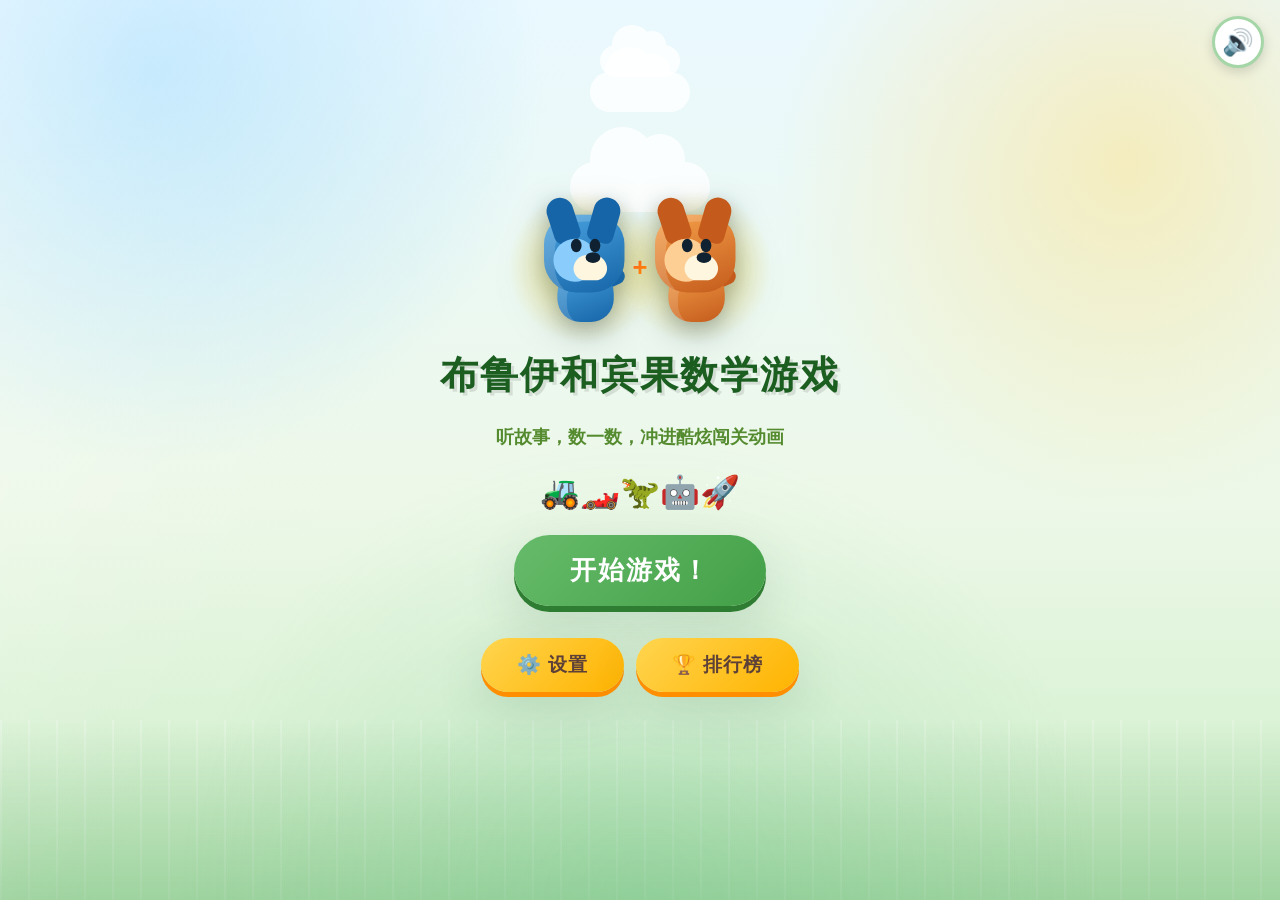
<file: leho/game/index.html>
<!DOCTYPE html>
<html lang="zh-CN">
<head>
  <meta charset="UTF-8" />
  <meta name="viewport" content="width=device-width, initial-scale=1.0" />
  <title>布鲁伊和宾果数学游戏</title>
  <script>
var _hmt = _hmt || [];
(function() {
  var hm = document.createElement("script");
  hm.src = "https://hm.baidu.com/hm.js?9c473a45d8952537c1dddc7c1854a857";
  var s = document.getElementsByTagName("script")[0]; 
  s.parentNode.insertBefore(hm, s);
})();
</script>

  <style>
    *, *::before, *::after { box-sizing: border-box; margin: 0; padding: 0; }

    :root {
      --green:  #4caf50;
      --yellow: #ffd600;
      --orange: #ff9800;
      --red:    #f44336;
      --blue:   #2196f3;
      --purple: #9c27b0;
      --bg:     #e8f5e9;
      --card:   #ffffff;
      --text:   #1b5e20;
      --ink-soft: #416247;
      --surface: rgba(255,255,255,0.86);
      --surface-strong: rgba(255,255,255,0.96);
      --surface-border: rgba(255,255,255,0.68);
      --shadow: 0 18px 50px rgba(50, 92, 70, 0.16);
      --stage-shadow: 0 22px 60px rgba(30, 80, 100, 0.20), inset 0 1px 0 rgba(255,255,255,0.48);
      --player-color: #4caf50;
    }

    body {
      font-family: 'Segoe UI', 'PingFang SC', 'Microsoft YaHei', sans-serif;
      background:
        radial-gradient(circle at 12% 8%, rgba(139,211,255,0.52), transparent 28%),
        radial-gradient(circle at 88% 18%, rgba(255,222,122,0.46), transparent 26%),
        linear-gradient(180deg, #eaf9ff 0%, #edf8e8 56%, #cdeec8 100%);
      min-height: 100vh;
      display: flex;
      flex-direction: column;
      align-items: center;
      justify-content: center;
      padding: clamp(14px, 3vh, 30px) 0;
      overflow-x: hidden;
      overflow-y: auto;
      position: relative;
    }

    body::before {
      content: '';
      position: fixed;
      bottom: 0; left: 0; right: 0;
      height: 180px;
      background:
        linear-gradient(to top, rgba(94, 174, 103, 0.42), transparent),
        repeating-linear-gradient(90deg, rgba(255,255,255,0.22) 0 2px, transparent 2px 28px);
      z-index: 0;
    }
    body::after {
      content: '';
      position: fixed;
      inset: 0;
      z-index: 0;
      pointer-events: none;
      background:
        linear-gradient(120deg, rgba(255,255,255,0.30), rgba(255,255,255,0) 34%),
        radial-gradient(circle at 50% 100%, rgba(72, 187, 120, 0.16), transparent 42%);
    }

    .cloud {
      position: fixed;
      background: white;
      border-radius: 50px;
      opacity: 0.8;
      z-index: 0;
      animation: floatCloud linear infinite;
    }
    .cloud::before, .cloud::after {
      content: '';
      position: absolute;
      background: white;
      border-radius: 50%;
    }
    .cloud-1 { width:100px; height:40px; top:8%;  animation-duration:25s; animation-delay:-5s; }
    .cloud-1::before { width:50px; height:50px; top:-25px; left:15px; }
    .cloud-1::after  { width:35px; height:35px; top:-18px; left:45px; }
    .cloud-2 { width:140px; height:50px; top:18%; animation-duration:35s; animation-delay:-15s; }
    .cloud-2::before { width:65px; height:65px; top:-35px; left:20px; }
    .cloud-2::after  { width:50px; height:50px; top:-28px; left:65px; }
    .cloud-3 { width:80px;  height:32px; top:5%;  animation-duration:20s; animation-delay:-10s; }
    .cloud-3::before { width:40px; height:40px; top:-20px; left:12px; }
    .cloud-3::after  { width:28px; height:28px; top:-14px; left:38px; }
    @keyframes floatCloud {
      from { transform: translateX(-200px); }
      to   { transform: translateX(calc(100vw + 200px)); }
    }

    #app {
      position: relative;
      z-index: 1;
      width: min(760px, 95vw);
      display: flex;
      flex-direction: column;
      align-items: center;
    }

    .page { display: none; width: 100%; flex-direction: column; align-items: center; }
    .page.active { display: flex; }

    /* ===== 开始页 ===== */
    #start-page { gap: 24px; text-align: center; }

    .dino-hero-row {
      display: flex; align-items: center; justify-content: center;
      gap: 0; position: relative;
    }
    .dino-hero {
      font-size: 90px;
      line-height: 1;
      position: relative;
      display: inline-block;
      animation: dinoFloat 2s ease-in-out infinite;
      filter: drop-shadow(0 8px 16px rgba(0,0,0,0.2));
    }
    .dino-hero-2 {
      font-size: 90px;
      line-height: 1;
      position: relative;
      display: inline-block;
      animation: dinoFloat 2s ease-in-out infinite;
      animation-delay: -1s;
      filter: drop-shadow(0 8px 16px rgba(0,0,0,0.2));
    }
    .dino-hero::after, .dino-hero-2::after {
      content: '';
      position: absolute;
      inset: -20px;
      border-radius: 50%;
      background: radial-gradient(circle, rgba(255,214,0,0.45) 0%, transparent 70%);
      animation: glowPulse 1.5s ease-in-out infinite;
      z-index: -1;
    }
    .dino-hero-vs {
      font-size: 1.6rem; font-weight: 900; color: #ff5722;
      background: linear-gradient(135deg, #ff5722, #ff9800);
      -webkit-background-clip: text; -webkit-text-fill-color: transparent;
      margin: 0 -8px; z-index: 2;
      animation: vsPulse 1.5s ease-in-out infinite;
    }
    @keyframes dinoFloat {
      0%,100% { transform: translateY(0)    rotate(-3deg) scale(1);    }
      50%      { transform: translateY(-20px) rotate(5deg)  scale(1.08); }
    }
    @keyframes glowPulse {
      0%,100% { transform: scale(0.8); opacity: 0.5; }
      50%      { transform: scale(1.4); opacity: 1;   }
    }

    .title-main {
      font-size: 2.4rem; font-weight: 900; color: var(--text);
      text-shadow: 3px 3px 0 rgba(0,0,0,0.1); letter-spacing: 2px;
    }
    .title-sub { font-size: 1.1rem; color: #558b2f; font-weight: 600; }
    .stars-row { display: flex; gap: 8px; justify-content: center; font-size: 2rem; }

    .btn-start {
      background: linear-gradient(135deg, #66bb6a, #43a047);
      color: white; border: none; border-radius: 50px;
      padding: 18px 56px; font-size: 1.6rem; font-weight: 900;
      cursor: pointer; letter-spacing: 2px;
      box-shadow: 0 6px 0 #2e7d32, var(--shadow);
      animation: btnBounce 1.2s ease-in-out infinite;
    }
    @keyframes btnBounce {
      0%,100% { transform: translateY(0)   scale(1);    box-shadow: 0 6px 0 #2e7d32, var(--shadow); }
      50%      { transform: translateY(-7px) scale(1.05); box-shadow: 0 10px 0 #2e7d32, var(--shadow); }
    }
    .btn-start:hover  { animation-play-state: paused; transform: scale(1.08); }
    .btn-start:active { animation: none; transform: translateY(4px) scale(0.96); box-shadow: 0 2px 0 #2e7d32; }

    /* ===== 选择玩家页 ===== */
    #player-page { gap: 22px; text-align: center; }
    .player-title { font-size: 1.8rem; font-weight: 900; color: var(--text); }
    .player-subtitle { font-size: 1.1rem; color: #558b2f; font-weight: 600; }
    .player-choices {
      display: flex; gap: 28px; justify-content: center;
      flex-wrap: wrap;
      width: 100%;
    }
    .player-card {
      background: linear-gradient(180deg, rgba(255,255,255,0.98), rgba(247,252,247,0.92));
      border-radius: 20px;
      padding: 30px 26px 22px;
      box-shadow: var(--shadow), inset 0 1px 0 rgba(255,255,255,0.8);
      cursor: pointer;
      transition: transform 0.2s, box-shadow 0.2s;
      width: min(244px, calc(50% - 16px));
      min-width: 210px;
      text-align: center;
      border: 1px solid var(--surface-border);
      position: relative;
      overflow: hidden;
    }
    .player-card:hover {
      transform: translateY(-8px) scale(1.04);
      box-shadow: 0 26px 56px rgba(42, 89, 79, 0.22);
    }
    .player-card:active {
      transform: translateY(2px) scale(0.97);
    }
    .player-card.lele { outline: 3px solid rgba(102,187,106,0.24); }
    .player-card.lele::before {
      content: '';
      position: absolute; top: 0; left: 0; right: 0; height: 6px;
      background: linear-gradient(90deg, #66bb6a, #a5d6a7);
    }
    .player-card.haohao { outline: 3px solid rgba(66,165,245,0.22); }
    .player-card.haohao::before {
      content: '';
      position: absolute; top: 0; left: 0; right: 0; height: 6px;
      background: linear-gradient(90deg, #42a5f5, #90caf9);
    }
    .player-avatar {
      font-size: 78px; display: block; margin-bottom: 10px;
      animation: dinoFloat 2s ease-in-out infinite;
    }
    .player-card.haohao .player-avatar { animation-delay: -1s; }
    .player-name {
      font-size: 1.6rem; font-weight: 900; margin-bottom: 4px;
    }
    .player-card.lele .player-name { color: #2e7d32; }
    .player-card.haohao .player-name { color: #1565c0; }
    .player-total-stars {
      font-size: 1rem; color: #ff8f00; font-weight: 700;
    }
    .player-name-row {
      display: flex; align-items: center; justify-content: center; gap: 4px;
    }
    .name-edit-btn {
      background: none; border: none; cursor: pointer;
      font-size: 0.9rem; opacity: 0.4; padding: 2px 4px;
      transition: opacity 0.15s, transform 0.15s;
      line-height: 1;
    }
    .name-edit-btn:hover { opacity: 1; transform: scale(1.3); }
    .player-card:hover .name-edit-btn { opacity: 0.7; }

    .player-vehicle-tag {
      display: inline-block;
      font-size: 0.8rem; font-weight: 800;
      padding: 2px 10px; border-radius: 12px; margin-bottom: 4px;
    }
    .combo-avatar {
      position: relative; display: inline-block; line-height: 1;
    }
    .combo-avatar .dino-badge {
      position: absolute; right: -6px; bottom: -4px;
      font-size: 0.42em; line-height: 1;
      filter: drop-shadow(0 1px 3px rgba(0,0,0,0.4));
    }
    .cartoon-dog {
      --dog-main: #4aa3df;
      --dog-deep: #1665a8;
      --dog-patch: #8ed1ff;
      --dog-accent: #ffd166;
      --dog-scale: 1;
      position: relative;
      display: inline-block;
      width: calc(84px * var(--dog-scale));
      height: calc(88px * var(--dog-scale));
      vertical-align: middle;
      filter: drop-shadow(0 7px 10px rgba(26, 63, 93, 0.25));
      animation: dogFloat 2.2s ease-in-out infinite;
    }
    .cartoon-dog * { position: absolute; display: block; }
    .dog-art {
      left: 0;
      top: 0;
      width: 84px;
      height: 88px;
      transform: scale(var(--dog-scale));
      transform-origin: top left;
    }
    .dog-body {
      left: 22px; bottom: 3px;
      width: 42px; height: 42px;
      border-radius: 22px 22px 18px 18px;
      background: linear-gradient(160deg, var(--dog-main), var(--dog-deep));
      box-shadow: inset 7px 4px 0 rgba(255,255,255,0.15);
    }
    .dog-tail {
      right: 10px; bottom: 23px;
      width: 26px; height: 12px;
      border-radius: 999px;
      background: var(--dog-deep);
      transform: rotate(-24deg);
      transform-origin: left center;
      animation: dogTail 0.75s ease-in-out infinite;
    }
    .dog-head {
      left: 12px; top: 5px;
      width: 60px; height: 58px;
      border-radius: 22px 22px 24px 24px;
      background: linear-gradient(160deg, var(--dog-main), var(--dog-deep));
      box-shadow: inset 8px 5px 0 rgba(255,255,255,0.17);
    }
    .dog-ear {
      width: 20px; height: 34px;
      top: -13px;
      border-radius: 14px 14px 8px 8px;
      background: var(--dog-deep);
      animation: dogEarBounce 1.8s ease-in-out infinite;
    }
    .dog-ear-left { left: 4px; transform: rotate(-18deg); }
    .dog-ear-right { right: 5px; transform: rotate(16deg); animation-delay: -0.35s; }
    .dog-face-patch {
      left: 7px; bottom: 8px;
      width: 31px; height: 32px;
      border-radius: 16px 14px 15px 16px;
      background: var(--dog-patch);
      opacity: 0.96;
    }
    .dog-eye {
      top: 18px;
      width: 8px; height: 10px;
      border-radius: 50%;
      background: #102232;
      animation: dogBlink 4.6s ease-in-out infinite;
    }
    .dog-eye-left { left: 20px; }
    .dog-eye-right { right: 18px; }
    .dog-muzzle {
      left: 22px; bottom: 9px;
      width: 25px; height: 19px;
      border-radius: 14px 14px 12px 12px;
      background: #fff6df;
    }
    .dog-nose {
      left: 31px; bottom: 22px;
      width: 11px; height: 8px;
      border-radius: 50%;
      background: #102232;
    }
    .cartoon-dog-prop,
    .cartoon-dog-costume {
      z-index: 9;
      line-height: 1;
      font-family: "Apple Color Emoji", "Segoe UI Emoji", sans-serif;
      filter: drop-shadow(0 2px 2px rgba(16,34,50,0.32));
    }
    .cartoon-dog-prop {
      right: -5px;
      bottom: 0;
      font-size: 24px;
      transform: rotate(8deg);
    }
    .cartoon-dog-costume {
      left: 26px;
      top: -17px;
      font-size: 23px;
      transform: rotate(-7deg);
    }
    .cartoon-dog-haohao .dog-head,
    .cartoon-dog-haohao .dog-body {
      background: linear-gradient(160deg, var(--dog-main), var(--dog-deep));
    }
    .player-avatar .cartoon-dog { --dog-scale: 1.08; }
    .dino-hero .cartoon-dog,
    .dino-hero-2 .cartoon-dog { --dog-scale: 1.34; }
    .adventure-vehicle .cartoon-dog { --dog-scale: 0.76; }
    .tower-dino .cartoon-dog,
    .lb-avatar .cartoon-dog,
    .pk-avatar .cartoon-dog,
    .result-dino .cartoon-dog { --dog-scale: 0.86; }
    @keyframes dogFloat {
      0%,100% { transform: translateY(0) rotate(-1deg); }
      50% { transform: translateY(-8px) rotate(2deg); }
    }
    @keyframes dogBlink {
      0%, 92%, 100% { transform: scaleY(1); }
      95% { transform: scaleY(0.12); }
    }
    @keyframes dogTail {
      0%,100% { transform: rotate(-24deg); }
      50% { transform: rotate(10deg); }
    }
    @keyframes dogEarBounce {
      0%,100% { translate: 0 0; }
      50% { translate: 0 -3px; }
    }
    .player-rank-badge {
      display: inline-block;
      background: linear-gradient(135deg, #ffd600, #ffab00);
      color: #5d4037; font-size: 0.85rem; font-weight: 900;
      padding: 3px 12px; border-radius: 20px; margin-top: 6px;
    }
    .player-trophy-strip {
      display: flex; align-items: center; justify-content: center; gap: 4px;
      min-height: 28px; margin-top: 8px;
      font-size: 1.15rem;
    }
    .player-trophy-strip.empty {
      font-size: 0.72rem; font-weight: 800; color: #9e9e9e;
    }
    .player-trophy {
      display: inline-flex; align-items: center; justify-content: center;
      width: 26px; height: 26px; border-radius: 50%;
      background: linear-gradient(180deg, #fffde7, #ffe082);
      border: 2px solid #ffd54f;
      filter: drop-shadow(0 2px 4px rgba(255,143,0,0.25));
    }

    .btn-leaderboard {
      background: linear-gradient(135deg, #ffd54f, #ffb300);
      color: #5d4037; border: none; border-radius: 50px;
      padding: 14px 36px; font-size: 1.2rem; font-weight: 900;
      cursor: pointer; letter-spacing: 1px;
      box-shadow: 0 5px 0 #ff8f00, var(--shadow);
      transition: transform 0.15s;
    }
    .btn-leaderboard:hover { transform: translateY(-3px) scale(1.05); }
    .btn-leaderboard:active { transform: translateY(3px) scale(0.96); box-shadow: 0 2px 0 #ff8f00; }

    /* ===== 题目页 ===== */
    #quiz-page { gap: 16px; }
    .quiz-body {
      width: 100%;
      display: flex; flex-direction: column; align-items: center; gap: 18px;
    }

    .player-indicator {
      display: flex; align-items: center; gap: 10px;
      background: rgba(255,255,255,0.88); border-radius: 18px; padding: 9px 20px;
      box-shadow: 0 10px 26px rgba(34, 90, 80, 0.12), inset 0 1px 0 rgba(255,255,255,0.82);
      font-weight: 800; font-size: 1.1rem;
      border: 1px solid rgba(255,255,255,0.75);
      border-left: 5px solid var(--player-color);
    }
    .player-indicator .pi-avatar { font-size: 1.6rem; }
    .player-indicator .pi-name { color: var(--player-color); }
    .player-indicator .pi-vs {
      font-size: 0.85rem; color: #9e9e9e; margin-left: 4px;
    }

    .progress-bar-wrap {
      width: 100%;
      background: rgba(255,255,255,0.54);
      border-radius: 20px;
      height: 22px;
      box-shadow: inset 0 2px 5px rgba(54, 94, 63, 0.14), 0 6px 18px rgba(76,175,80,0.12);
      position: relative;
      border: 1px solid rgba(255,255,255,0.72);
    }
    .progress-bar-fill {
      height: 100%;
      background: linear-gradient(90deg, #66bb6a, #ffd600);
      border-radius: 20px;
      transition: width 0.6s cubic-bezier(.34,1.56,.64,1);
      transform-origin: left center;
      position: relative;
    }
    .progress-dino {
      position: absolute;
      right: -14px; top: 50%;
      transform: translateY(-50%);
      font-size: 20px;
      filter: drop-shadow(0 1px 2px rgba(0,0,0,0.2));
      transition: transform 0.3s;
    }
    .progress-bar-fill:hover .progress-dino {
      transform: translateY(-50%) scale(1.3);
    }

    .progress-label {
      font-size: 1rem; color: var(--ink-soft); font-weight: 800; align-self: flex-end;
    }

    .adventure-hud {
      width: 100%;
      background: linear-gradient(180deg, rgba(255,255,255,0.96), rgba(242,250,245,0.88));
      border: 1px solid var(--surface-border);
      border-radius: 18px;
      padding: 14px 14px 13px;
      box-shadow: var(--stage-shadow);
      margin-bottom: 4px;
      overflow: hidden;
      backdrop-filter: blur(10px);
    }
    .adventure-scene {
      position: relative;
      height: clamp(150px, 23vh, 220px);
      border-radius: 14px;
      overflow: hidden;
      background: linear-gradient(180deg, #38bdf8 0%, #bfdbfe 42%, #22c55e 43%, #047857 100%);
      box-shadow: inset 0 -42px 48px rgba(0,0,0,0.20), inset 0 1px 0 rgba(255,255,255,0.55);
      isolation: isolate;
    }
    .adventure-scene::before {
      content: "";
      position: absolute;
      inset: -45%;
      z-index: 0;
      background: conic-gradient(from 0deg, rgba(255,255,255,0), rgba(255,255,255,0.34), rgba(250,204,21,0.22), rgba(255,255,255,0));
      opacity: 0.18;
      mix-blend-mode: screen;
      animation: advWorldGlow 7s linear infinite;
    }
    .adventure-sky,
    .adventure-landmarks,
    .adventure-route,
    .adventure-effects {
      position: absolute;
      inset: 0;
      pointer-events: none;
    }
    .adventure-sky {
      z-index: 0;
      background:
        radial-gradient(circle at 14% 24%, rgba(255,255,255,0.88) 0 6px, transparent 7px),
        radial-gradient(circle at 44% 16%, rgba(255,255,255,0.72) 0 4px, transparent 5px),
        radial-gradient(circle at 74% 22%, rgba(255,255,255,0.82) 0 5px, transparent 6px);
      opacity: 0.72;
      background-size: 170px 90px;
      animation: advSkyDrift 8s linear infinite;
    }
    .adventure-map {
      position: absolute;
      z-index: 3;
      left: 16px;
      top: 15px;
      font-size: 34px;
      line-height: 1;
      filter: drop-shadow(0 3px 4px rgba(0,0,0,0.26));
    }
    .adventure-landmarks {
      z-index: 1;
    }
    .adventure-landmark {
      position: absolute;
      bottom: 48px;
      width: 42px;
      height: 68px;
      border-radius: 8px 8px 0 0;
      background: rgba(51,65,85,0.92);
      box-shadow: inset 0 0 0 2px rgba(255,255,255,0.16), 0 8px 14px rgba(0,0,0,0.22);
    }
    .adventure-landmark::before {
      content: "";
      position: absolute;
      inset: 9px 7px;
      background: repeating-linear-gradient(180deg, #fde68a 0 6px, transparent 6px 14px);
    }
    .adventure-landmark::after {
      position: absolute;
      left: 50%;
      top: -18px;
      transform: translateX(-50%);
      font-size: 25px;
      line-height: 1;
      filter: drop-shadow(0 3px 4px rgba(0,0,0,0.32));
      animation: advLandmarkBlink 2.4s ease-in-out infinite;
    }
    .landmark-city-a { background: linear-gradient(180deg, #475569, #1e293b); }
    .landmark-city-a::after { content: "🏢"; }
    .landmark-city-b { background: linear-gradient(180deg, #2563eb, #1e3a8a); }
    .landmark-city-b::after { content: "🏙️"; }
    .landmark-roadblock { width: 46px; height: 28px; bottom: 50px; border-radius: 8px; background: repeating-linear-gradient(135deg, #f97316 0 8px, #111827 8px 16px); }
    .landmark-roadblock::after { content: "🚧"; top: -22px; }
    .landmark-hospital { background: linear-gradient(180deg, #f8fafc, #bfdbfe); box-shadow: inset 0 0 0 3px #ef4444, 0 8px 14px rgba(0,0,0,0.18); }
    .landmark-hospital::after { content: "🏥"; }
    .landmark-medical-cross { width: 34px; height: 34px; bottom: 56px; border-radius: 50%; background: radial-gradient(circle, #fff 0 42%, #ef4444 43% 58%, #fff 59% 100%); }
    .landmark-medical-cross::after { content: "➕"; top: -19px; color: #dc2626; }
    .landmark-green-lane { height: 24px; bottom: 54px; border-radius: 999px; background: linear-gradient(90deg, #bbf7d0, #22c55e, #bbf7d0); box-shadow: 0 0 20px rgba(34,197,94,0.75); }
    .landmark-green-lane::after { content: "💚"; }
    .landmark-building-fire { background: linear-gradient(180deg, #7f1d1d, #1f2937); box-shadow: inset 0 0 0 2px rgba(255,255,255,0.14), 0 0 22px rgba(239,68,68,0.62); }
    .landmark-building-fire::after { content: "🔥"; top: -24px; }
    .landmark-hydrant { width: 32px; border-radius: 16px 16px 6px 6px; background: linear-gradient(180deg, #ef4444, #991b1b); }
    .landmark-hydrant::after { content: "🧯"; }
    .landmark-water-arc { width: 58px; height: 34px; bottom: 58px; border-radius: 999px 999px 0 0; background: transparent; border: 7px solid rgba(125,211,252,0.92); border-bottom: 0; box-shadow: 0 0 22px rgba(56,189,248,0.88); }
    .landmark-water-arc::after { content: "💦"; top: -18px; }
    .landmark-bus-stop { background: linear-gradient(180deg, #facc15, #f59e0b); border-radius: 8px; }
    .landmark-bus-stop::after { content: "🚏"; }
    .landmark-crosswalk { width: 54px; height: 22px; bottom: 52px; border-radius: 5px; background: repeating-linear-gradient(90deg, #fff 0 7px, #111827 7px 13px); }
    .landmark-crosswalk::after { content: "🚶"; top: -24px; }
    .landmark-traffic-sign { width: 34px; height: 34px; bottom: 58px; border-radius: 50%; background: radial-gradient(circle, #fde047 0 50%, #ef4444 51% 100%); }
    .landmark-traffic-sign::after { content: "🚦"; top: -24px; }
    .landmark-star-gate { width: 52px; height: 52px; bottom: 50px; border-radius: 50%; background: conic-gradient(from 0deg, #22d3ee, #a78bfa, #f472b6, #22d3ee); box-shadow: 0 0 28px rgba(167,139,250,0.95); }
    .landmark-star-gate::after { content: "🌀"; top: -22px; }
    .landmark-meteor-a { width: 38px; height: 38px; bottom: 62px; border-radius: 50%; background: radial-gradient(circle at 35% 30%, #fde68a, #fb923c 48%, #7c2d12); box-shadow: 0 0 24px rgba(251,146,60,0.92); }
    .landmark-meteor-a::after { content: "☄️"; top: -24px; }
    .landmark-orbit-line { width: 68px; height: 30px; bottom: 58px; border: 5px solid rgba(34,211,238,0.84); border-left-color: transparent; border-right-color: transparent; border-radius: 50%; background: transparent; box-shadow: 0 0 22px rgba(34,211,238,0.82); }
    .landmark-orbit-line::after { content: "🛰️"; top: -24px; }
    .landmark-crane { background: linear-gradient(180deg, #facc15, #b45309); }
    .landmark-crane::after { content: "🏗️"; top: -24px; }
    .landmark-tractor { background: linear-gradient(180deg, #84cc16, #166534); }
    .landmark-tractor::after { content: "🚜"; top: -23px; }
    .landmark-brick-wall { width: 56px; height: 34px; bottom: 50px; border-radius: 6px; background: repeating-linear-gradient(0deg, #b45309 0 8px, #7c2d12 8px 10px), repeating-linear-gradient(90deg, transparent 0 16px, rgba(255,255,255,0.22) 16px 18px); }
    .landmark-brick-wall::after { content: "🧱"; top: -24px; }
    .landmark-race-car { width: 58px; height: 34px; bottom: 52px; border-radius: 18px 22px 10px 10px; background: linear-gradient(180deg, #ef4444, #7f1d1d); }
    .landmark-race-car::after { content: "🏎️"; top: -24px; }
    .landmark-finish-flag { width: 28px; height: 66px; border-radius: 3px; background: linear-gradient(180deg, #111827, #374151); }
    .landmark-finish-flag::after { content: "🏁"; top: -24px; }
    .landmark-traffic-light { width: 32px; height: 68px; border-radius: 16px; background: linear-gradient(180deg, #1f2937, #020617); }
    .landmark-traffic-light::before { inset: 8px 9px; border-radius: 999px; background: radial-gradient(circle at 50% 20%, #ef4444 0 5px, transparent 6px), radial-gradient(circle at 50% 50%, #facc15 0 5px, transparent 6px), radial-gradient(circle at 50% 80%, #22c55e 0 5px, transparent 6px); }
    .landmark-traffic-light::after { content: "🚦"; top: -24px; }
    .landmark-tire { width: 46px; height: 46px; bottom: 53px; border-radius: 50%; background: radial-gradient(circle, transparent 0 28%, #9ca3af 29% 42%, #111827 43%); }
    .landmark-tire::after { content: "🛞"; top: -24px; }
    .landmark-dino { background: linear-gradient(180deg, #22c55e, #14532d); }
    .landmark-dino::after { content: "🦖"; top: -25px; }
    .landmark-fossil { width: 48px; height: 34px; bottom: 54px; border-radius: 50%; background: radial-gradient(circle, #fef3c7, #ca8a04); }
    .landmark-fossil::after { content: "🦴"; top: -24px; }
    .landmark-pickaxe { width: 40px; height: 54px; border-radius: 8px; background: linear-gradient(180deg, #78716c, #292524); }
    .landmark-pickaxe::after { content: "⛏️"; top: -24px; }
    .landmark-robot { background: linear-gradient(180deg, #93c5fd, #1d4ed8); }
    .landmark-robot::after { content: "🤖"; top: -24px; }
    .landmark-gear { width: 50px; height: 50px; bottom: 52px; border-radius: 50%; background: conic-gradient(#94a3b8 0 12%, #334155 12% 20%, #94a3b8 20% 32%, #334155 32% 40%, #94a3b8 40% 52%, #334155 52% 60%, #94a3b8 60% 72%, #334155 72% 80%, #94a3b8 80% 92%, #334155 92%); }
    .landmark-gear::after { content: "⚙️"; top: -24px; }
    .landmark-battery { width: 42px; height: 56px; border-radius: 8px; background: linear-gradient(180deg, #bef264, #16a34a); box-shadow: 0 0 24px rgba(132,204,22,0.72); }
    .landmark-battery::after { content: "🔋"; top: -24px; }
    .landmark-toolbox { background: linear-gradient(180deg, #f97316, #7c2d12); }
    .landmark-toolbox::after { content: "🧰"; top: -24px; }
    .landmark-rocket { width: 42px; height: 72px; border-radius: 50% 50% 14px 14px; background: linear-gradient(180deg, #f8fafc, #ef4444 58%, #1d4ed8); }
    .landmark-rocket::after { content: "🚀"; top: -28px; }
    .landmark-planet { width: 52px; height: 52px; bottom: 52px; border-radius: 50%; background: radial-gradient(circle at 34% 30%, #fde68a, #f97316 58%, #7c2d12); box-shadow: 0 0 26px rgba(251,146,60,0.66); }
    .landmark-planet::after { content: "🪐"; top: -24px; }
    .landmark-satellite { width: 58px; height: 34px; bottom: 58px; border-radius: 10px; background: linear-gradient(90deg, #38bdf8, #e0f2fe, #38bdf8); box-shadow: 0 0 24px rgba(56,189,248,0.72); }
    .landmark-satellite::after { content: "🛰️"; top: -24px; }
    .landmark-star { width: 38px; height: 38px; bottom: 64px; border-radius: 50%; background: radial-gradient(circle, #fff7ad, #facc15 62%, transparent 63%); box-shadow: 0 0 24px rgba(250,204,21,0.9); }
    .landmark-star::after { content: "⭐"; top: -24px; }
    .adventure-landmark:nth-child(1) { left: 18%; transform: scale(0.78); }
    .adventure-landmark:nth-child(2) { left: 37%; transform: scale(1.05); }
    .adventure-landmark:nth-child(3) { left: 61%; transform: scale(0.86); }
    .adventure-landmark:nth-child(4) { left: 78%; transform: scale(1.14); }
    .adventure-route {
      z-index: 2;
    }
    .adv-route-beam {
      position: absolute;
      left: 8%;
      right: 10%;
      top: 72%;
      height: 10px;
      border-radius: 999px;
      transform: rotate(-8deg);
      background: linear-gradient(90deg, #22c55e, #facc15 48%, #fb923c 72%, #ef4444);
      box-shadow: 0 0 18px rgba(250,204,21,0.82);
      animation: advRoutePulse 1.7s ease-in-out infinite;
    }
    .adventure-scene[data-route-style="city-chase"] .adv-route-beam {
      top: 74%;
      height: 12px;
      transform: rotate(-7deg);
      background: repeating-linear-gradient(90deg, #111827 0 20px, #fde047 20px 30px, #111827 30px 50px);
      box-shadow: 0 0 18px rgba(59,130,246,0.90), 0 0 34px rgba(250,204,21,0.55);
    }
    .adventure-scene[data-route-style="rescue-lane"] .adv-route-beam {
      top: 70%;
      height: 14px;
      transform: rotate(-4deg);
      background: linear-gradient(90deg, #ecfeff, #22c55e 28%, #fff 34%, #22c55e 40%, #10b981);
      box-shadow: 0 0 22px rgba(34,197,94,0.92), 0 0 40px rgba(187,247,208,0.72);
    }
    .adventure-scene[data-route-style="fire-rescue"] .adv-route-beam {
      top: 72%;
      height: 16px;
      transform: rotate(-9deg);
      background: linear-gradient(90deg, #38bdf8, #7dd3fc 36%, #fef3c7 50%, #fb923c 72%, #ef4444);
      box-shadow: 0 0 26px rgba(56,189,248,0.95), 0 0 42px rgba(239,68,68,0.58);
    }
    .adventure-scene[data-route-style="station-road"] .adv-route-beam {
      top: 73%;
      height: 13px;
      transform: rotate(-6deg);
      background: repeating-linear-gradient(90deg, #166534 0 18px, #facc15 18px 24px, #166534 24px 42px);
      box-shadow: 0 0 20px rgba(250,204,21,0.88), 0 0 32px rgba(34,197,94,0.58);
    }
    .adventure-scene[data-route-style="space-orbit"] .adv-route-beam {
      top: 68%;
      height: 11px;
      transform: rotate(-13deg);
      background: linear-gradient(90deg, #22d3ee, #a78bfa, #f472b6, #fde047);
      box-shadow: 0 0 26px rgba(168,85,247,0.94), 0 0 46px rgba(34,211,238,0.76);
    }
    .adventure-scene[data-route-style="construction-run"] .adv-route-beam {
      top: 74%;
      height: 16px;
      transform: rotate(-6deg);
      background: repeating-linear-gradient(90deg, #111827 0 18px, #facc15 18px 30px, #111827 30px 48px);
      box-shadow: 0 0 22px rgba(250,204,21,0.9), 0 0 36px rgba(249,115,22,0.58);
    }
    .adventure-scene[data-route-style="race-track"] .adv-route-beam {
      top: 72%;
      height: 18px;
      transform: rotate(-4deg);
      background: repeating-linear-gradient(90deg, #020617 0 30px, #f8fafc 30px 42px, #020617 42px 72px);
      box-shadow: 0 0 24px rgba(248,250,252,0.9), 0 0 42px rgba(239,68,68,0.62);
    }
    .adventure-scene[data-route-style="dino-trail"] .adv-route-beam {
      top: 71%;
      height: 15px;
      transform: rotate(-9deg);
      background: linear-gradient(90deg, #78350f, #facc15 26%, #22c55e 58%, #166534);
      box-shadow: 0 0 24px rgba(34,197,94,0.82), 0 0 36px rgba(250,204,21,0.55);
    }
    .adventure-scene[data-route-style="robot-line"] .adv-route-beam {
      top: 70%;
      height: 13px;
      transform: rotate(-5deg);
      background: repeating-linear-gradient(90deg, #0f172a 0 18px, #22d3ee 18px 28px, #a3e635 28px 38px, #0f172a 38px 58px);
      box-shadow: 0 0 28px rgba(34,211,238,0.9), 0 0 44px rgba(163,230,53,0.62);
    }
    .adventure-track {
      position: absolute;
      inset: 0;
      pointer-events: none;
    }
    .adv-dot {
      position: absolute;
      z-index: 4;
      width: 34px;
      height: 34px;
      border-radius: 50%;
      display: grid;
      place-items: center;
      background: radial-gradient(circle, #fff7ad, #f59e0b);
      color: #7c2d12;
      font-weight: 1000;
      font-size: 0.95rem;
      box-shadow: 0 0 0 4px rgba(255,255,255,0.44), 0 0 22px rgba(250,204,21,0.78);
    }
    .adv-dot[data-step="0"] { left: 7%; top: 70%; }
    .adv-dot[data-step="1"] { left: 27%; top: 54%; }
    .adv-dot[data-step="2"] { left: 47%; top: 65%; }
    .adv-dot[data-step="3"] { left: 66%; top: 46%; }
    .adv-dot[data-step="4"] { left: 84%; top: 62%; }
    .adv-dot.done { background: radial-gradient(circle, #dcfce7, #22c55e); color: #064e3b; }
    .adv-dot.active { transform: scale(1.15); outline: 4px solid rgba(255,255,255,0.62); animation: advDotPulse 1s ease-in-out infinite; }
    .adv-dot.boss-dot { background: radial-gradient(circle, #fecaca, #ef4444); color: #fff; }
    .adv-dot.boss-dot.done { background: radial-gradient(circle, #fef3c7, #dc2626); color: #fff; }
    .adventure-vehicle,
    .adventure-boss {
      position: absolute;
      z-index: 6;
      line-height: 1;
      filter: drop-shadow(0 8px 10px rgba(0,0,0,0.35));
    }
    .adventure-vehicle {
      left: 7%;
      top: 50%;
      font-size: 56px;
      transform: translate(-50%, -50%);
    }
    .adventure-boss {
      right: 6%;
      top: 40%;
      font-size: 58px;
      transform: translate(50%, -50%);
      animation: advBossBreathe 1.6s ease-in-out infinite;
    }
    .adventure-effects {
      z-index: 7;
    }
    .adventure-power {
      position: absolute;
      z-index: 5;
      left: 18px;
      right: 18px;
      bottom: 10px;
      height: 12px;
      border-radius: 999px;
      background: rgba(255,255,255,0.38);
      overflow: hidden;
      box-shadow: inset 0 0 0 1px rgba(0,0,0,0.18);
    }
    .adventure-power-fill {
      display: block;
      width: 0%;
      height: 100%;
      border-radius: inherit;
      background: linear-gradient(90deg, #22c55e, #fde047, #fb923c, #ef4444);
      box-shadow: 0 0 18px rgba(250,204,21,0.90);
      transition: width 0.55s cubic-bezier(.34,1.56,.64,1);
    }
    .adventure-title {
      margin-top: 8px;
      font-size: 0.98rem;
      font-weight: 900;
      color: var(--ink-soft);
      text-align: center;
    }
    .dialogue-layer {
      position: absolute;
      inset: 0;
      z-index: 9;
      pointer-events: none;
      overflow: hidden;
    }
    .dialogue-bubble {
      --dialogue-glow: #38bdf8;
      --dialogue-panel: rgba(255,255,255,0.84);
      position: absolute;
      min-width: 170px;
      max-width: 310px;
      display: grid;
      grid-template-columns: 38px 1fr;
      gap: 8px;
      align-items: center;
      padding: 9px 12px 9px 9px;
      border-radius: 14px;
      background:
        linear-gradient(135deg, rgba(255,255,255,0.94), rgba(255,255,255,0.62)),
        radial-gradient(circle at 18% 0%, color-mix(in srgb, var(--dialogue-glow), transparent 62%), transparent 58%);
      border: 2px solid color-mix(in srgb, var(--dialogue-glow), white 35%);
      box-shadow:
        0 0 0 2px rgba(255,255,255,0.34),
        0 10px 22px rgba(15,23,42,0.24),
        0 0 24px color-mix(in srgb, var(--dialogue-glow), transparent 45%);
      color: #0f2f4f;
      transform-origin: center bottom;
      animation: dialoguePop 3.9s cubic-bezier(.16,.84,.22,1) both;
      backdrop-filter: blur(10px) saturate(1.35);
    }
    .dialogue-bubble::before {
      content: "";
      position: absolute;
      inset: 3px;
      border-radius: 11px;
      background: linear-gradient(110deg, transparent 0 18%, rgba(255,255,255,0.74) 33%, transparent 48%);
      transform: translateX(-130%);
      animation: dialogueScan 1.55s ease-out 0.12s both;
      pointer-events: none;
    }
    .dialogue-bubble::after {
      content: "";
      position: absolute;
      bottom: -9px;
      width: 18px;
      height: 18px;
      transform: rotate(45deg);
      background: var(--dialogue-panel);
      border-right: 2px solid color-mix(in srgb, var(--dialogue-glow), white 35%);
      border-bottom: 2px solid color-mix(in srgb, var(--dialogue-glow), white 35%);
    }
    .dialogue-bubble.lele {
      left: 14px;
      top: 13px;
      --dialogue-glow: #38bdf8;
      --dialogue-panel: rgba(219,242,255,0.86);
    }
    .dialogue-bubble.lele::after { left: 34px; }
    .dialogue-bubble.haohao {
      right: 14px;
      top: 13px;
      --dialogue-glow: #fb923c;
      --dialogue-panel: rgba(255,235,199,0.86);
      animation-delay: 110ms;
    }
    .dialogue-bubble.haohao::after { right: 34px; }
    .dialogue-bubble.boss {
      right: 18px;
      top: 73px;
      --dialogue-glow: #ef4444;
      --dialogue-panel: rgba(255,226,226,0.9);
      color: #5f1111;
      animation-delay: 60ms;
    }
    .dialogue-bubble.boss::after { right: 42px; }
    .dialogue-portrait {
      width: 38px;
      height: 38px;
      display: grid;
      place-items: center;
      border-radius: 50%;
      background: radial-gradient(circle at 38% 26%, #fff, color-mix(in srgb, var(--dialogue-glow), white 58%));
      box-shadow: inset 0 0 0 2px rgba(255,255,255,0.8), 0 0 14px color-mix(in srgb, var(--dialogue-glow), transparent 35%);
      font-size: 24px;
      line-height: 1;
    }
    .dialogue-copy {
      position: relative;
      z-index: 1;
      display: grid;
      gap: 2px;
      min-width: 0;
    }
    .dialogue-speaker {
      font-size: 0.68rem;
      font-weight: 1000;
      letter-spacing: 0;
      color: color-mix(in srgb, var(--dialogue-glow), #0f172a 44%);
      text-transform: uppercase;
    }
    .dialogue-text {
      font-size: 0.92rem;
      font-weight: 1000;
      line-height: 1.2;
      text-wrap: balance;
    }
    .dialogue-bubble:nth-child(2):not(.boss) { top: 72px; }
    @keyframes dialoguePop {
      0% { opacity: 0; transform: translateY(14px) scale(0.78) rotate(-2deg); filter: brightness(1.6); }
      12% { opacity: 1; transform: translateY(-3px) scale(1.04) rotate(1deg); }
      22% { transform: translateY(0) scale(1) rotate(0); }
      78% { opacity: 1; transform: translateY(0) scale(1); }
      100% { opacity: 0; transform: translateY(-12px) scale(0.92); filter: brightness(1.1); }
    }
    @keyframes dialogueScan {
      0% { transform: translateX(-130%); opacity: 0; }
      18% { opacity: 1; }
      100% { transform: translateX(130%); opacity: 0; }
    }
    @media (max-width: 700px) {
      .dialogue-bubble {
        min-width: 118px;
        max-width: 43%;
        grid-template-columns: 30px 1fr;
        gap: 6px;
        padding: 7px 8px 7px 7px;
        border-radius: 12px;
      }
      .dialogue-portrait {
        width: 30px;
        height: 30px;
        font-size: 19px;
      }
      .dialogue-speaker { font-size: 0.58rem; }
      .dialogue-text { font-size: 0.74rem; }
      .dialogue-bubble.lele { left: 8px; top: 8px; }
      .dialogue-bubble.haohao { right: 8px; top: 8px; }
      .dialogue-bubble.boss { right: 9px; top: 48px; }
      .dialogue-bubble:nth-child(2):not(.boss) { top: 56px; }
    }
    .adv-scene-police {
      background: radial-gradient(circle at 82% 16%, rgba(255,236,104,0.92), transparent 15%), linear-gradient(180deg, #60a5fa 0%, #bfdbfe 39%, #f59e0b 40%, #78350f 100%);
    }
    .adv-scene-ambulance {
      background: radial-gradient(circle at 20% 18%, rgba(254,240,138,0.94), transparent 16%), linear-gradient(180deg, #7dd3fc 0%, #dbeafe 38%, #1f2937 39%, #020617 100%);
    }
    .adv-scene-fire {
      background: radial-gradient(circle at 80% 32%, rgba(163,230,53,0.74), transparent 18%), linear-gradient(180deg, #cffafe 0%, #dbeafe 40%, #1e3a8a 41%, #0f172a 100%);
    }
    .adv-scene-everyday {
      background: radial-gradient(circle at 76% 18%, rgba(254,240,138,0.92), transparent 15%), linear-gradient(180deg, #93c5fd 0%, #dbeafe 39%, #84cc16 40%, #78350f 100%);
    }
    .adv-scene-adventure {
      background: radial-gradient(circle at 72% 28%, rgba(168,85,247,0.70), transparent 22%), radial-gradient(circle at 20% 16%, rgba(34,211,238,0.60), transparent 16%), linear-gradient(180deg, #0f172a 0%, #1e1b4b 58%, #312e81 100%);
    }
    .cartoon-scene-living-room {
      background:
        repeating-linear-gradient(135deg, rgba(17,24,39,0.28) 0 12px, rgba(250,204,21,0.35) 12px 24px, transparent 24px 42px),
        radial-gradient(circle at 18% 18%, rgba(255,255,255,0.82), transparent 0 10%),
        linear-gradient(180deg, #7dd3fc 0%, #dbeafe 39%, #f59e0b 40%, #92400e 100%);
    }
    .cartoon-scene-backyard {
      background:
        repeating-linear-gradient(90deg, rgba(255,255,255,0.82) 0 12px, transparent 12px 34px),
        radial-gradient(circle at 78% 16%, rgba(255,236,130,0.94), transparent 0 13%),
        linear-gradient(180deg, #7dd3fc 0%, #dbeafe 38%, #1f2937 39%, #020617 100%);
    }
    .cartoon-scene-park {
      background:
        radial-gradient(circle at 18% 24%, rgba(34,197,94,0.66), transparent 0 16%),
        radial-gradient(circle at 72% 42%, rgba(254,215,170,0.72), transparent 0 12%),
        linear-gradient(180deg, #8bd3ff 0%, #d8f4ff 39%, #84cc16 40%, #78350f 100%);
    }
    .cartoon-scene-kitchen {
      background:
        linear-gradient(90deg, rgba(34,211,238,0.28) 1px, transparent 1px),
        linear-gradient(0deg, rgba(163,230,53,0.24) 1px, transparent 1px),
        radial-gradient(circle at 76% 18%, rgba(187,247,208,0.86), transparent 0 15%),
        linear-gradient(180deg, #cffafe 0%, #dbeafe 39%, #1d4ed8 40%, #0f172a 100%);
      background-size: 28px 28px, 28px 28px, auto, auto;
    }
    .cartoon-scene-bedroom {
      background:
        radial-gradient(circle at 76% 16%, rgba(255,247,185,0.95), transparent 0 11%),
        radial-gradient(circle at 16% 58%, rgba(239,68,68,0.62), transparent 0 11%),
        radial-gradient(circle at 28% 20%, rgba(255,255,255,0.72) 0 4px, transparent 5px),
        radial-gradient(circle at 52% 28%, rgba(255,255,255,0.58) 0 3px, transparent 4px),
        linear-gradient(180deg, #0f172a 0%, #1e1b4b 56%, #312e81 100%);
    }
    .cartoon-prop {
      display: flex;
      align-items: center;
      justify-content: center;
      background: rgba(255,255,255,0.58);
      border: 3px solid rgba(255,255,255,0.72);
      border-radius: 18px;
      font-size: 30px;
      line-height: 1;
      box-shadow: 0 8px 14px rgba(31, 58, 85, 0.20), inset 0 2px 0 rgba(255,255,255,0.4);
      animation: cartoonPropBob 2.4s ease-in-out infinite;
    }
    .cartoon-prop::before,
    .cartoon-prop::after { content: none; }
    .cartoon-prop:nth-child(2) { animation-delay: -0.6s; }
    .cartoon-prop:nth-child(3) { animation-delay: -1.2s; }
    @keyframes cartoonPropBob {
      0%,100% { transform: translateY(0) rotate(-2deg) scale(1); }
      50% { transform: translateY(-5px) rotate(3deg) scale(1.06); }
    }
    .adv-spark,
    .adv-speed-line,
    .adv-shockwave {
      position: absolute;
      pointer-events: none;
      z-index: 8;
    }
    .adv-spark {
      left: var(--spark-x, 50%);
      top: var(--spark-y, 50%);
      width: 11px;
      height: 11px;
      border-radius: 50%;
      background: #fff7ad;
      box-shadow: 0 0 18px #fde047, 0 0 30px #fb923c;
      transform: translate(-50%, -50%);
    }
    .adv-speed-line {
      left: -30%;
      width: 44%;
      height: 4px;
      border-radius: 999px;
      background: linear-gradient(90deg, transparent, rgba(255,255,255,0.95), rgba(250,204,21,0.9));
      box-shadow: 0 0 12px rgba(250,204,21,0.78);
    }
    .adv-shockwave {
      width: 26px;
      height: 26px;
      border-radius: 50%;
      border: 4px solid rgba(255,255,255,0.82);
      box-shadow: 0 0 24px rgba(250,204,21,0.85);
      transform: translate(-50%, -50%);
    }
    .adventure-scene.ultra-hit {
      animation: advUltraShake 0.62s cubic-bezier(.36,.07,.19,.97);
    }
    @keyframes advUltraShake {
      0%,100% { transform: translate(0,0) rotate(0); }
      15% { transform: translate(3px,-2px) rotate(.35deg); }
      30% { transform: translate(-4px,2px) rotate(-.42deg); }
      48% { transform: translate(4px,1px) rotate(.34deg); }
      68% { transform: translate(-2px,-2px) rotate(-.24deg); }
    }
    @keyframes advWorldGlow {
      from { transform: rotate(0deg) scale(1); }
      50% { opacity: 0.28; }
      to { transform: rotate(360deg) scale(1.04); }
    }
    @keyframes advSkyDrift {
      from { background-position: 0 0, 0 0, 0 0; }
      to { background-position: 170px 0, 120px 0, 90px 0; }
    }
    @keyframes advRoutePulse {
      0%,100% { filter: brightness(1); box-shadow: 0 0 18px rgba(250,204,21,0.82); }
      50% { filter: brightness(1.45) saturate(1.25); box-shadow: 0 0 28px rgba(255,255,255,0.88), 0 0 48px rgba(250,204,21,0.84); }
    }
    @keyframes advLandmarkBlink {
      0%,100% { transform: translateX(-50%) translateY(0) scale(1); filter: drop-shadow(0 3px 4px rgba(0,0,0,0.32)); }
      50% { transform: translateX(-50%) translateY(-3px) scale(1.12); filter: drop-shadow(0 0 10px rgba(255,255,255,0.88)); }
    }
    @keyframes advBossBreathe {
      0%,100% { transform: translate(50%, -50%) scale(1) rotate(0deg); filter: drop-shadow(0 8px 10px rgba(0,0,0,0.35)); }
      50% { transform: translate(50%, -50%) scale(1.13) rotate(-4deg); filter: drop-shadow(0 0 18px rgba(239,68,68,0.78)); }
    }
    @keyframes advDotPulse {
      0%,100% { transform: scale(1.15); box-shadow: 0 0 0 4px rgba(255,255,255,0.44), 0 0 22px rgba(250,204,21,0.78); }
      50% { transform: scale(1.32); box-shadow: 0 0 0 7px rgba(255,255,255,0.35), 0 0 34px rgba(34,197,94,0.92); }
    }
    .adv-cinematic {
      position: fixed;
      inset: 0;
      z-index: 9998;
      pointer-events: none;
      overflow: hidden;
      opacity: 0;
      isolation: isolate;
      animation: advCinematicShake 1.92s cubic-bezier(.36,.07,.19,.97) both;
    }
    .adv-cinematic::before,
    .adv-cinematic::after {
      content: "";
      position: absolute;
      inset: -18%;
      pointer-events: none;
    }
    .adv-cinematic::before {
      z-index: 0;
      background:
        radial-gradient(circle at 52% 46%, rgba(255,255,255,0.92), transparent 0 13%, rgba(255,255,255,0) 22%),
        repeating-conic-gradient(from 0deg, rgba(255,255,255,0.18) 0deg 8deg, rgba(255,255,255,0) 8deg 17deg);
      mix-blend-mode: screen;
      animation: advCinematicRays 1.82s linear both;
    }
    .adv-cinematic::after {
      z-index: 1;
      background: radial-gradient(circle at 70% 42%, rgba(255,255,255,0.22), transparent 0 17%), linear-gradient(90deg, rgba(255,255,255,0), rgba(255,255,255,0.24), rgba(255,255,255,0));
      transform: translateX(-110%) skewX(-18deg);
      animation: advCinematicFlashSweep 1.74s ease-out both;
    }
    .adv-cinematic-sky,
    .adv-cinematic-route,
    .adv-cinematic-vehicle,
    .adv-cinematic-boss-echo,
    .adv-cinematic-afterimage,
    .adv-cinematic-speed-line,
    .adv-cinematic-spark,
    .adv-cinematic-shock,
    .adv-cinematic-flash,
    .adv-cinematic-landmark {
      position: absolute;
      pointer-events: none;
      line-height: 1;
    }
    .adv-cinematic-sky {
      inset: 0;
      z-index: 0;
      background:
        radial-gradient(circle at 18% 18%, rgba(255,255,255,0.9) 0 4px, transparent 5px),
        radial-gradient(circle at 45% 24%, rgba(255,255,255,0.74) 0 3px, transparent 4px),
        radial-gradient(circle at 80% 14%, rgba(255,255,255,0.86) 0 5px, transparent 6px);
      background-size: 260px 150px;
      opacity: 0.72;
      animation: advSkyDrift 1.1s linear both;
    }
    .adv-cinematic-route {
      z-index: 2;
      left: -18vw;
      right: -18vw;
      top: 62%;
      height: clamp(22px, 4.8vw, 58px);
      border-radius: 999px;
      transform-origin: left center;
      transform: rotate(-8deg) scaleX(0.2);
      background: linear-gradient(90deg, rgba(255,255,255,0), #22c55e 15%, #facc15 48%, #fb923c 75%, rgba(255,255,255,0.96));
      box-shadow: 0 0 26px rgba(255,255,255,0.92), 0 0 72px rgba(250,204,21,0.86);
      animation: advCinematicRoute 1.66s cubic-bezier(.18,.78,.16,1) both;
    }
    .adv-cinematic[data-cinematic-route="city-chase"] .adv-cinematic-route {
      background: repeating-linear-gradient(90deg, rgba(17,24,39,0.05) 0 24px, #fde047 24px 38px, #111827 38px 64px);
      box-shadow: 0 0 30px rgba(59,130,246,0.98), 0 0 70px rgba(250,204,21,0.76);
    }
    .adv-cinematic[data-cinematic-route="rescue-lane"] .adv-cinematic-route {
      background: linear-gradient(90deg, rgba(255,255,255,0), #ecfeff 12%, #22c55e 35%, #fff 52%, #10b981 76%, #dcfce7);
      box-shadow: 0 0 32px rgba(34,197,94,1), 0 0 72px rgba(187,247,208,0.86);
    }
    .adv-cinematic[data-cinematic-route="fire-rescue"] .adv-cinematic-route {
      background: linear-gradient(90deg, rgba(255,255,255,0), #38bdf8 15%, #7dd3fc 34%, #fef3c7 50%, #fb923c 72%, #ef4444);
      box-shadow: 0 0 34px rgba(56,189,248,1), 0 0 78px rgba(239,68,68,0.78);
    }
    .adv-cinematic[data-cinematic-route="station-road"] .adv-cinematic-route {
      background: repeating-linear-gradient(90deg, #166534 0 26px, #facc15 26px 38px, #166534 38px 64px);
      box-shadow: 0 0 30px rgba(250,204,21,0.95), 0 0 68px rgba(34,197,94,0.72);
    }
    .adv-cinematic[data-cinematic-route="space-orbit"] .adv-cinematic-route {
      top: 58%;
      transform: rotate(-14deg) scaleX(0.2);
      background: linear-gradient(90deg, rgba(255,255,255,0), #22d3ee, #a78bfa, #f472b6, #fde047);
      box-shadow: 0 0 34px rgba(168,85,247,1), 0 0 86px rgba(34,211,238,0.92);
    }
    .adv-cinematic[data-cinematic-route="construction-run"] .adv-cinematic-route {
      background: repeating-linear-gradient(90deg, rgba(17,24,39,0.04) 0 28px, #facc15 28px 44px, #111827 44px 72px);
      box-shadow: 0 0 34px rgba(250,204,21,1), 0 0 82px rgba(249,115,22,0.78);
    }
    .adv-cinematic[data-cinematic-route="race-track"] .adv-cinematic-route {
      top: 60%;
      transform: rotate(-5deg) scaleX(0.2);
      background: repeating-linear-gradient(90deg, rgba(2,6,23,0) 0 18px, #f8fafc 18px 32px, #020617 32px 66px);
      box-shadow: 0 0 36px rgba(248,250,252,1), 0 0 86px rgba(239,68,68,0.82);
    }
    .adv-cinematic[data-cinematic-route="dino-trail"] .adv-cinematic-route {
      background: linear-gradient(90deg, rgba(255,255,255,0), #78350f 12%, #facc15 34%, #22c55e 66%, #dcfce7);
      box-shadow: 0 0 34px rgba(34,197,94,1), 0 0 76px rgba(250,204,21,0.76);
    }
    .adv-cinematic[data-cinematic-route="robot-line"] .adv-cinematic-route {
      background: repeating-linear-gradient(90deg, rgba(15,23,42,0) 0 20px, #22d3ee 20px 36px, #a3e635 36px 48px, #0f172a 48px 76px);
      box-shadow: 0 0 36px rgba(34,211,238,1), 0 0 82px rgba(163,230,53,0.82);
    }
    .adv-cinematic-vehicle {
      z-index: 6;
      left: 0;
      top: 46%;
      font-size: clamp(78px, 21vw, 188px);
      filter: drop-shadow(0 18px 18px rgba(0,0,0,0.35)) drop-shadow(0 0 28px rgba(255,255,255,0.86));
      transform-origin: center;
      animation: advCinematicVehicle 1.72s cubic-bezier(.14,.82,.12,1) both;
    }
    .adv-cinematic-boss-echo {
      z-index: 3;
      right: 8vw;
      top: 28%;
      font-size: clamp(66px, 18vw, 150px);
      opacity: 0.5;
      filter: drop-shadow(0 0 30px rgba(239,68,68,0.74));
      animation: advCinematicBossEcho 1.72s ease-out both;
    }
    .adv-cinematic-landmark {
      z-index: 1;
      bottom: 15vh;
      transform: scale(1.65);
      opacity: 0.8;
      animation: advCinematicLandmark 1.66s ease-out both;
    }
    .adv-cinematic-afterimage {
      z-index: 5;
      left: 0;
      top: 46%;
      font-size: clamp(72px, 18vw, 160px);
      opacity: 0;
      filter: blur(1px) drop-shadow(0 0 24px rgba(255,255,255,0.9));
      animation: advCinematicAfterimage 1.68s cubic-bezier(.14,.82,.12,1) both;
      animation-delay: var(--after-delay, 0ms);
    }
    .adv-cinematic-speed-line {
      z-index: 4;
      left: -46vw;
      top: var(--line-y, 50%);
      width: 44vw;
      height: clamp(4px, .9vw, 10px);
      border-radius: 999px;
      background: linear-gradient(90deg, rgba(255,255,255,0), rgba(255,255,255,0.96), rgba(250,204,21,0.95));
      box-shadow: 0 0 22px rgba(255,255,255,0.9), 0 0 32px rgba(250,204,21,0.78);
      transform: skewX(-20deg);
      animation: advCinematicSpeed 1.02s linear both;
      animation-delay: var(--line-delay, 0ms);
    }
    .adv-cinematic-spark {
      z-index: 7;
      left: var(--spark-x, 50%);
      top: var(--spark-y, 50%);
      width: var(--spark-size, 9px);
      height: var(--spark-size, 9px);
      border-radius: 50%;
      background: #fff7ad;
      box-shadow: 0 0 18px #fff, 0 0 34px #fde047, 0 0 54px #fb923c;
      animation: advCinematicSpark 1.22s cubic-bezier(.22,.72,.15,1) both;
      animation-delay: var(--spark-delay, 0ms);
    }
    .adv-cinematic-shock {
      z-index: 5;
      left: 68%;
      top: 50%;
      width: 12vw;
      height: 12vw;
      min-width: 80px;
      min-height: 80px;
      border-radius: 50%;
      border: 10px solid rgba(255,255,255,0.78);
      box-shadow: 0 0 46px rgba(255,255,255,0.92), inset 0 0 40px rgba(250,204,21,0.66);
      opacity: 0;
      transform: translate(-50%, -50%) scale(.2);
      animation: advCinematicShock 0.72s ease-out both;
      animation-delay: 900ms;
    }
    .adv-cinematic-flash {
      z-index: 8;
      inset: 0;
      background: rgba(255,255,255,0);
      animation: advCinematicFlash 1.82s ease-out both;
    }
    .adv-cinematic.adv-combo-2 .adv-cinematic-vehicle { font-size: clamp(86px, 22vw, 198px); }
    .adv-cinematic.adv-combo-3 .adv-cinematic-route { height: clamp(28px, 5.8vw, 70px); }
    .adv-cinematic.adv-combo-3 .adv-cinematic-vehicle { font-size: clamp(96px, 24vw, 216px); }
    .adv-cinematic.adv-combo-4 .adv-cinematic-route { height: clamp(34px, 6.5vw, 82px); box-shadow: 0 0 46px rgba(255,255,255,1), 0 0 108px rgba(250,204,21,0.96); }
    .adv-cinematic.adv-combo-4 .adv-cinematic-vehicle { font-size: clamp(108px, 27vw, 244px); filter: drop-shadow(0 22px 22px rgba(0,0,0,0.38)) drop-shadow(0 0 42px rgba(255,255,255,1)); }
    .adv-cinematic-vehicle .cartoon-dog,
    .adv-cinematic-afterimage .cartoon-dog {
      width: clamp(92px, 22vw, 190px);
      height: clamp(94px, 22vw, 194px);
    }
    .adv-finisher-vehicle .cartoon-dog {
      width: clamp(88px, 20vw, 160px);
      height: clamp(90px, 20vw, 164px);
    }
    @keyframes advCinematicRays {
      0% { transform: rotate(0deg) scale(.5); opacity: 0; }
      28% { opacity: .72; }
      100% { transform: rotate(190deg) scale(1.28); opacity: 0; }
    }
    @keyframes advCinematicFlashSweep {
      0% { transform: translateX(-120%) skewX(-18deg); opacity: 0; }
      30% { opacity: .9; }
      100% { transform: translateX(120%) skewX(-18deg); opacity: 0; }
    }
    @keyframes advCinematicRoute {
      0% { transform: rotate(-8deg) scaleX(.04); opacity: 0; filter: brightness(1); }
      18% { opacity: 1; }
      70% { transform: rotate(-8deg) scaleX(1.04); filter: brightness(1.8); }
      100% { transform: rotate(-8deg) scaleX(1.12); opacity: 0; filter: brightness(1); }
    }
    @keyframes advCinematicVehicle {
      0% { transform: translate(-28vw, 17vh) rotate(-16deg) scaleX(var(--vehicle-face, 1)) scale(.62); opacity: 0; }
      16% { opacity: 1; }
      42% { transform: translate(28vw, -3vh) rotate(var(--travel-pitch, -4deg)) scaleX(var(--vehicle-face, 1)) scale(1.25); }
      68% { transform: translate(58vw, -9vh) rotate(10deg) scaleX(var(--vehicle-face, 1)) scale(1.55); }
      100% { transform: translate(120vw, -20vh) rotate(18deg) scaleX(var(--vehicle-face, 1)) scale(.86); opacity: 0; }
    }
    @keyframes advCinematicAfterimage {
      0%,12% { transform: translate(-30vw, 17vh) rotate(-14deg) scaleX(var(--vehicle-face, 1)) scale(.58); opacity: 0; }
      34% { opacity: .48; }
      68% { transform: translate(36vw, -5vh) rotate(7deg) scaleX(var(--vehicle-face, 1)) scale(1.24); opacity: .22; }
      100% { transform: translate(82vw, -13vh) rotate(14deg) scaleX(var(--vehicle-face, 1)) scale(.82); opacity: 0; }
    }
    @keyframes advCinematicBossEcho {
      0% { transform: translate(16vw, 0) scale(.7) rotate(8deg); opacity: 0; }
      45% { transform: translate(0, 0) scale(1.08) rotate(-4deg); opacity: .58; }
      100% { transform: translate(8vw, 18vh) scale(.32) rotate(34deg); opacity: 0; }
    }
    @keyframes advCinematicLandmark {
      0% { transform: translateX(28vw) scale(1.4); opacity: 0; }
      18% { opacity: .88; }
      100% { transform: translateX(-24vw) scale(1.9); opacity: 0; }
    }
    @keyframes advCinematicSpeed {
      0% { transform: translateX(0) skewX(-20deg); opacity: 0; }
      20% { opacity: 1; }
      100% { transform: translateX(150vw) skewX(-20deg); opacity: 0; }
    }
    @keyframes advCinematicSpark {
      0% { transform: translate(-50%, -50%) scale(.1); opacity: 0; }
      24% { opacity: 1; }
      100% { transform: translate(calc(-50% + var(--spark-dx, 0px)), calc(-50% + var(--spark-dy, 0px))) scale(0); opacity: 0; }
    }
    @keyframes advCinematicShock {
      0%,52% { transform: translate(-50%, -50%) scale(.15); opacity: 0; }
      64% { opacity: .95; }
      100% { transform: translate(-50%, -50%) scale(3.9); opacity: 0; }
    }
    @keyframes advCinematicFlash {
      0%,46%,100% { background: rgba(255,255,255,0); }
      56% { background: rgba(255,255,255,0.58); }
      70% { background: rgba(255,214,0,0.16); }
    }
    @keyframes advCinematicShake {
      0%,100% { transform: translate(0,0) rotate(0); }
      18% { transform: translate(0,0) rotate(0); }
      36% { transform: translate(7px,-4px) rotate(.42deg); }
      48% { transform: translate(-8px,5px) rotate(-.5deg); }
      62% { transform: translate(6px,2px) rotate(.36deg); }
      76% { transform: translate(-3px,-3px) rotate(-.22deg); }
    }
    .adv-boss-entrance,
    .adv-finisher {
      position: fixed;
      inset: 0;
      z-index: 9999;
      pointer-events: none;
      display: flex;
      align-items: center;
      justify-content: center;
      overflow: hidden;
    }
    .adv-boss-entrance {
      background: rgba(33,33,33,0);
      backdrop-filter: blur(0);
    }
    .adv-boss-arena-ring {
      position: absolute;
      width: min(70vw, 330px);
      height: min(70vw, 330px);
      border-radius: 50%;
      border: 14px solid rgba(255,255,255,0.18);
      background: conic-gradient(from 0deg, rgba(239,68,68,0.82), rgba(250,204,21,0.72), rgba(59,130,246,0.72), rgba(239,68,68,0.82));
      box-shadow: 0 0 72px rgba(239,68,68,0.70), inset 0 0 44px rgba(250,204,21,0.42);
      animation: advArenaSpin 0.9s linear infinite, advArenaPulse 1.1s ease-in-out infinite;
    }
    .adv-boss-card {
      min-width: min(78vw, 360px);
      padding: 22px 28px;
      border-radius: 26px;
      background: linear-gradient(145deg, rgba(255,255,255,0.96), rgba(255,245,157,0.96));
      border: 4px solid rgba(255,214,0,0.88);
      box-shadow: 0 22px 45px rgba(0,0,0,0.30), 0 0 32px rgba(255,214,0,0.50);
      text-align: center;
      animation: advBossSlam 1.05s cubic-bezier(.34,1.56,.64,1) both;
    }
    .adv-boss-emoji {
      display: block;
      font-size: clamp(72px, 22vw, 128px);
      line-height: 1;
      filter: drop-shadow(0 9px 10px rgba(0,0,0,0.30));
    }
    .adv-boss-name {
      margin-top: 8px;
      font-size: clamp(1.5rem, 8vw, 2.4rem);
      font-weight: 900;
      color: #b71c1c;
      text-shadow: 0 3px 0 #fff59d;
    }
    @keyframes advBossSlam {
      0% { transform: translateY(-140%) scale(0.55) rotate(-18deg); opacity: 0; }
      52% { transform: translateY(18px) scale(1.18) rotate(4deg); opacity: 1; }
      72% { transform: translateY(-10px) scale(0.96) rotate(-2deg); }
      100% { transform: translateY(0) scale(1) rotate(0deg); opacity: 1; }
    }
    @keyframes advArenaSpin { to { transform: rotate(360deg); } }
    @keyframes advArenaPulse {
      50% { filter: brightness(1.45); box-shadow: 0 0 96px rgba(239,68,68,0.92), inset 0 0 62px rgba(250,204,21,0.62); }
    }
    .adv-finisher {
      background: radial-gradient(circle at 50% 45%, rgba(255,245,157,0.92), rgba(255,112,67,0.62) 42%, rgba(49,27,146,0.72));
      animation: advFinisherQuake 3.25s cubic-bezier(.36,.07,.19,.97) both;
    }
    .adv-finisher-rift,
    .adv-finisher-route,
    .adv-finisher-flash,
    .adv-finisher-star,
    .adv-finisher-speed-line {
      position: absolute;
      pointer-events: none;
      line-height: 1;
    }
    .adv-finisher-rift {
      left: 50%;
      top: 46%;
      width: min(86vw, 620px);
      height: min(86vw, 620px);
      border-radius: 50%;
      transform: translate(-50%, -50%);
      background: conic-gradient(from 0deg, rgba(34,211,238,0), rgba(34,211,238,0.64), rgba(250,204,21,0.76), rgba(244,114,182,0.62), rgba(34,211,238,0));
      box-shadow: 0 0 90px rgba(255,255,255,0.64), inset 0 0 72px rgba(49,27,146,0.38);
      animation: advFinisherRift 3.05s linear both;
    }
    .adv-finisher-route {
      left: -20vw;
      right: -20vw;
      top: 58%;
      height: clamp(28px, 6vw, 78px);
      border-radius: 999px;
      transform-origin: left center;
      transform: rotate(-11deg) scaleX(.1);
      background: linear-gradient(90deg, rgba(255,255,255,0), #22d3ee, #fde047, #fb923c, rgba(255,255,255,0.96));
      box-shadow: 0 0 44px rgba(255,255,255,0.98), 0 0 96px rgba(250,204,21,0.9);
      animation: advFinisherRoute 3.05s cubic-bezier(.18,.78,.16,1) both;
    }
    .adv-finisher-flash {
      inset: 0;
      background: rgba(255,255,255,0);
      animation: advFinisherFlash 3.05s ease-out both;
    }
    .adv-finisher-burst {
      position: absolute;
      left: 50%;
      top: 48%;
      width: 90px;
      height: 90px;
      border-radius: 50%;
      border: 8px solid rgba(255,255,255,0.76);
      box-shadow: 0 0 52px rgba(250,204,21,0.95);
      animation: advFinisherBurst 1.4s ease-out both;
    }
    .adv-finisher-speed-line {
      left: -42vw;
      top: var(--line-y, 50%);
      width: 40vw;
      height: clamp(4px, .8vw, 9px);
      border-radius: 999px;
      background: linear-gradient(90deg, rgba(255,255,255,0), rgba(255,255,255,0.98), rgba(250,204,21,0.92));
      box-shadow: 0 0 24px rgba(255,255,255,0.96);
      transform: skewX(-22deg);
      animation: advFinisherSpeed 1.08s linear both;
      animation-delay: var(--line-delay, 0ms);
    }
    .adv-finisher-star {
      left: var(--star-x, 50%);
      top: var(--star-y, 50%);
      font-size: var(--star-size, 26px);
      opacity: 0;
      filter: drop-shadow(0 0 12px rgba(255,255,255,0.95));
      animation: advFinisherStarRain 1.55s cubic-bezier(.22,.72,.15,1) both;
      animation-delay: var(--star-delay, 0ms);
    }
    .adv-finisher-vehicle,
    .adv-finisher-boss,
    .adv-finisher-text {
      position: absolute;
      line-height: 1;
      will-change: transform, opacity;
    }
    .adv-finisher-vehicle {
      left: 8%;
      top: 44%;
      font-size: clamp(62px, 18vw, 126px);
      filter: drop-shadow(0 11px 12px rgba(0,0,0,0.30));
      animation: advVehicleStrike 3.05s cubic-bezier(.22,.72,.15,1) both;
    }
    .adv-finisher-boss {
      right: 12%;
      top: 38%;
      font-size: clamp(78px, 22vw, 150px);
      filter: drop-shadow(0 11px 12px rgba(0,0,0,0.30));
      animation: advBossDefeat 3.05s ease-in both;
    }
    .adv-finisher-text {
      left: 50%;
      bottom: 18%;
      width: min(88vw, 620px);
      transform: translateX(-50%);
      text-align: center;
      font-size: clamp(1.8rem, 9vw, 3.4rem);
      font-weight: 900;
      color: #fff;
      text-shadow: 0 4px 0 rgba(183,28,28,0.55), 0 0 18px rgba(255,214,0,0.75);
      animation: advTextPop 3.05s cubic-bezier(.34,1.56,.64,1) both;
    }
    @keyframes advVehicleStrike {
      0% { transform: translate(-58vw, 18vh) scale(0.55) rotate(-18deg); opacity: 0; }
      26% { transform: translate(18vw, 0) scale(1.1) rotate(4deg); opacity: 1; }
      48% { transform: translate(46vw, -5vh) scale(1.32) rotate(-7deg); opacity: 1; }
      68% { transform: translate(54vw, -8vh) scale(1.05) rotate(8deg); opacity: 1; }
      100% { transform: translate(102vw, -16vh) scale(0.9) rotate(18deg); opacity: 0; }
    }
    @keyframes advBossDefeat {
      0% { transform: translate(0,0) scale(1) rotate(0deg); opacity: 1; }
      40% { transform: translate(-3vw, 0) scale(1.08) rotate(-5deg); opacity: 1; }
      58% { transform: translate(2vw, 1vh) scale(0.82) rotate(16deg); opacity: 0.9; }
      82% { transform: translate(6vw, 18vh) scale(0.48) rotate(34deg); opacity: 0.45; }
      100% { transform: translate(10vw, 34vh) scale(0.18) rotate(78deg); opacity: 0; }
    }
    @keyframes advTextPop {
      0%, 45% { transform: translateX(-50%) scale(0.2) rotate(-10deg); opacity: 0; }
      62% { transform: translateX(-50%) scale(1.16) rotate(3deg); opacity: 1; }
      82% { transform: translateX(-50%) scale(1) rotate(0deg); opacity: 1; }
      100% { transform: translateX(-50%) scale(0.95) rotate(0deg); opacity: 0; }
    }
    @keyframes advFinisherRift {
      0% { transform: translate(-50%, -50%) scale(.2) rotate(0deg); opacity: 0; filter: brightness(1); }
      32% { opacity: .9; filter: brightness(1.35); }
      100% { transform: translate(-50%, -50%) scale(1.24) rotate(280deg); opacity: 0; filter: brightness(1); }
    }
    @keyframes advFinisherRoute {
      0% { transform: rotate(-11deg) scaleX(.05); opacity: 0; }
      18% { opacity: 1; }
      64% { transform: rotate(-11deg) scaleX(1.08); opacity: 1; }
      100% { transform: rotate(-11deg) scaleX(1.16); opacity: 0; }
    }
    @keyframes advFinisherFlash {
      0%,34%,100% { background: rgba(255,255,255,0); }
      52% { background: rgba(255,255,255,0.78); }
      68% { background: rgba(250,204,21,0.22); }
    }
    @keyframes advFinisherSpeed {
      0% { transform: translateX(0) skewX(-22deg); opacity: 0; }
      20% { opacity: 1; }
      100% { transform: translateX(150vw) skewX(-22deg); opacity: 0; }
    }
    @keyframes advFinisherStarRain {
      0% { transform: translate(-50%, -50%) scale(.2) rotate(0deg); opacity: 0; }
      20% { opacity: 1; }
      100% { transform: translate(calc(-50% + var(--star-dx, 0px)), calc(-50% + var(--star-dy, 0px))) scale(0) rotate(260deg); opacity: 0; }
    }
    @keyframes advFinisherQuake {
      0%,100% { transform: translate(0,0) rotate(0); }
      24% { transform: translate(0,0) rotate(0); }
      42% { transform: translate(9px,-5px) rotate(.5deg); }
      56% { transform: translate(-10px,6px) rotate(-.6deg); }
      72% { transform: translate(6px,4px) rotate(.32deg); }
      86% { transform: translate(-3px,-3px) rotate(-.18deg); }
    }
    @keyframes advFinisherBurst {
      0% { transform: translate(-50%, -50%) scale(.2); opacity: .95; }
      100% { transform: translate(-50%, -50%) scale(6.5); opacity: 0; }
    }

    .score-badge {
      position: absolute; top: -12px; right: 18px;
      background: var(--yellow); color: #5d4037;
      border-radius: 999px; padding: 5px 15px;
      font-size: 1rem; font-weight: 900;
      box-shadow: 0 8px 18px rgba(177, 109, 0, 0.20), inset 0 1px 0 rgba(255,255,255,0.6);
    }
    .score-badge.score-pop {
      animation: scorePop 0.35s cubic-bezier(.34,1.56,.64,1);
    }
    @keyframes scorePop {
      0%   { transform: scale(1); }
      50%  { transform: scale(1.5) rotate(-5deg); }
      100% { transform: scale(1); }
    }

    .question-card {
      position: relative; width: 100%;
      background: linear-gradient(180deg, var(--surface-strong), rgba(255,255,255,0.90));
      border-radius: 18px;
      padding: 30px 28px 24px;
      box-shadow: var(--shadow), inset 0 1px 0 rgba(255,255,255,0.86);
      border: 1px solid var(--surface-border);
      text-align: center;
      backdrop-filter: blur(8px);
    }

    .dino-small {
      font-size: 34px;
      display: block; margin-bottom: 8px;
      animation: dinoFloat 2s ease-in-out infinite;
    }
    .question-story {
      font-size: 1.05rem; color: #66513e; font-weight: 700;
      line-height: 1.45;
      margin: 0 auto 18px;
      min-height: 32px;
      max-width: 32em;
    }
    .question-text {
      font-size: clamp(3rem, 7vw, 4rem); font-weight: 900;
      color: var(--text); letter-spacing: 3px; margin-bottom: 10px;
    }
    .question-text .op { color: var(--orange); }
    .question-text .eq { color: var(--purple); }
    .question-text .missing {
      color: var(--red);
      display: inline-block;
      min-width: 0.8em;
      text-shadow: 0 2px 0 rgba(255,255,255,0.9);
      animation: missingPulse 1.1s ease-in-out infinite;
    }
    @keyframes missingPulse {
      0%,100% { transform: scale(1); }
      50% { transform: scale(1.12); }
    }
    #question-text.hidden { display: none; }

    .quiz-progress-row {
      width: 100%; display: flex; align-items: center; justify-content: space-between;
      margin-bottom: 0; gap: 12px; flex-wrap: wrap;
    }
    .btn-reread {
      flex-shrink: 0; font-size: 0.85rem; font-weight: 800;
      padding: 7px 14px; border-radius: 999px;
      border: 1px solid rgba(144,202,249,0.88); background: rgba(255,255,255,0.9);
      color: var(--blue); cursor: pointer;
      box-shadow: 0 8px 18px rgba(33,150,243,0.12);
      transition: transform 0.12s;
    }
    .btn-reread:hover { background: #e3f2fd; }
    .btn-reread:active { transform: scale(0.96); }

    .start-secondary-row {
      display: flex; flex-wrap: wrap; align-items: center; justify-content: center;
      gap: 12px; margin-top: 8px;
    }

    #settings-page { gap: 16px; text-align: center; align-items: center; }
    .settings-card {
      width: 100%; max-width: 400px;
      background: var(--card); border-radius: 28px; padding: 24px 20px;
      box-shadow: var(--shadow); text-align: left;
    }
    .settings-title {
      font-size: 1.6rem; font-weight: 900; color: var(--text);
      margin-bottom: 16px; text-align: center;
    }
    .settings-row {
      display: flex; align-items: center; justify-content: space-between;
      gap: 12px; margin-bottom: 14px; font-size: 1rem; font-weight: 700; color: #5d4037;
    }
    .settings-row input[type="checkbox"] {
      width: 22px; height: 22px; accent-color: #43a047; cursor: pointer; flex-shrink: 0;
    }
    .settings-hint {
      font-size: 0.85rem; color: #8d6e63; margin: 4px 0 18px; line-height: 1.45;
    }

    .answer-input-display {
      font-size: 3.1rem; font-weight: 900; color: var(--blue);
      min-height: 64px;
      border-bottom: 4px dashed #90caf9;
      width: 140px; margin: 0 auto 10px;
      display: flex; align-items: center; justify-content: center;
      border-radius: 8px;
    }

    .feedback-msg {
      font-size: 1.1rem; font-weight: 700;
      min-height: 28px; color: var(--red);
    }
    .feedback-msg.hidden { visibility: hidden; }

    .btn-next-q {
      margin-top: 8px;
      padding: 8px 28px;
      font-size: 1.1rem; font-weight: 800;
      border: none; border-radius: 20px;
      background: linear-gradient(135deg, #66bb6a, #43a047);
      color: #fff; cursor: pointer;
      box-shadow: 0 3px 10px rgba(76,175,80,0.3);
      transition: transform 0.2s, box-shadow 0.2s;
    }
    .btn-next-q:active { transform: scale(0.95); }
    .btn-next-q.hidden { display: none; }

    /* ===== 数字键盘 ===== */
    .numpad {
      width: 100%;
      display: grid;
      grid-template-columns: repeat(4, 1fr);
      gap: 12px;
      padding: 12px;
      border-radius: 18px;
      background: rgba(255,255,255,0.72);
      border: 1px solid rgba(255,255,255,0.72);
      box-shadow: 0 16px 36px rgba(68, 105, 68, 0.14), inset 0 1px 0 rgba(255,255,255,0.82);
      backdrop-filter: blur(8px);
    }
    .numpad-btn {
      background: linear-gradient(135deg, #fff9c4, #fff176);
      border: 2px solid #f9a825; border-radius: 14px;
      font-size: 1.8rem; font-weight: 900; color: #e65100;
      padding: 15px 0; cursor: pointer;
      box-shadow: 0 4px 0 #f57f17, 0 8px 18px rgba(245,127,23,0.14);
      transition: transform 0.1s, background 0.1s, box-shadow 0.1s;
      user-select: none; -webkit-tap-highlight-color: transparent;
    }
    .numpad-btn:hover {
      background: linear-gradient(135deg, #ffee58, #fdd835);
    }
    .numpad-btn.del-btn {
      background: linear-gradient(135deg, #ffccbc, #ffab91);
      border-color: #e64a19; color: #bf360c;
      box-shadow: 0 5px 0 #bf360c; font-size: 1.4rem;
    }
    .numpad-btn.ok-btn {
      background: linear-gradient(135deg, #a5d6a7, #66bb6a);
      border-color: #2e7d32; color: white;
      box-shadow: 0 5px 0 #1b5e20; font-size: 1.4rem;
      grid-column: span 2;
    }

    @media (min-width: 560px) and (min-height: 620px) {
      #app { width: min(960px, 96vw); }
      #quiz-page { gap: 10px; }
      #quiz-page .player-indicator {
        padding: 7px 18px;
        font-size: 1rem;
        border-radius: 18px;
      }
      #quiz-page .player-indicator .pi-avatar {
        line-height: 1;
        display: inline-flex;
        align-items: center;
      }
      #quiz-page .player-indicator .cartoon-dog {
        --dog-scale: 0.52;
      }
      #quiz-page .progress-bar-wrap { height: 18px; }
      #quiz-page .progress-label { font-size: 0.9rem; }
      #quiz-page .adventure-hud {
        padding: 12px 13px 11px;
        margin-bottom: 2px;
        border-radius: 18px;
      }
      #quiz-page .adventure-scene {
        height: clamp(172px, 25vh, 238px);
        border-radius: 14px;
      }
      #quiz-page .adventure-title {
        margin-top: 6px;
        font-size: 0.92rem;
      }
      #quiz-page .adventure-landmark {
        width: 40px;
        height: 64px;
        bottom: 48px;
      }
      #quiz-page .adv-dot {
        width: 32px;
        height: 32px;
        font-size: 0.9rem;
      }
      #quiz-page .adventure-vehicle .cartoon-dog {
        --dog-scale: 0.82;
      }
      #quiz-page .adventure-vehicle { font-size: 58px; }
      #quiz-page .adventure-boss { font-size: 56px; }
      #quiz-page .quiz-body {
        flex-direction: row;
        align-items: stretch;
        gap: 16px;
      }
      #quiz-page .question-card {
        flex: 1 1 0;
        min-width: 0;
        padding: 19px 22px 16px;
        border-radius: 18px;
      }
      #quiz-page .dino-small {
        height: 48px;
        margin-bottom: 4px;
        line-height: 1;
      }
      #quiz-page .dino-small .cartoon-dog {
        --dog-scale: 0.56;
      }
      #quiz-page .question-story {
        font-size: 0.94rem;
        line-height: 1.34;
        margin-bottom: 8px;
        min-height: 28px;
      }
      #quiz-page .question-text {
        font-size: clamp(2.65rem, 4.5vw, 3.3rem);
        letter-spacing: 2px;
        margin-bottom: 4px;
      }
      #quiz-page .answer-input-display {
        font-size: 2.2rem;
        min-height: 46px;
        width: 106px;
        margin-bottom: 6px;
      }
      #quiz-page .feedback-msg {
        font-size: 0.95rem;
        min-height: 22px;
      }
      #quiz-page .numpad {
        width: clamp(252px, 28vw, 300px);
        flex-shrink: 0;
        align-self: center;
        gap: 8px;
        padding: 9px;
      }
      #quiz-page .numpad-btn {
        font-size: 1.48rem;
        padding: 9px 0;
        border-radius: 12px;
        border-width: 2px;
        box-shadow: 0 3px 0 #f57f17;
      }
      #quiz-page .numpad-btn.del-btn {
        font-size: 1.05rem;
        box-shadow: 0 3px 0 #bf360c;
      }
      #quiz-page .numpad-btn.ok-btn {
        font-size: 1.05rem;
        box-shadow: 0 3px 0 #1b5e20;
      }
    }

    /* ===== 庆祝覆盖层 ===== */
    #celebrate-overlay {
      position: fixed; inset: 0; z-index: 100;
      display: none;
      flex-direction: column; align-items: center; justify-content: center;
      background: rgba(0,0,0,0.5);
    }
    #celebrate-overlay.show { display: flex; }

    .celebrate-dino {
      font-size: 140px;
      filter: drop-shadow(0 16px 32px rgba(0,0,0,0.4));
    }
    .celebrate-text {
      font-size: 3.2rem; font-weight: 900; color: #fff;
      text-shadow: 4px 4px 0 rgba(0,0,0,0.35), 0 0 30px rgba(255,214,0,0.9);
      margin-top: 16px;
    }
    .celebrate-stars {
      font-size: 2.8rem; margin-top: 8px;
    }

    /* ===== Canvas 烟花 ===== */
    #fireworks-canvas {
      position: fixed; inset: 0; z-index: 99; pointer-events: none;
    }

    /* 答错红闪层 */
    #red-flash {
      position: fixed; inset: 0; z-index: 98;
      pointer-events: none; background: transparent;
    }

    /* ===== 总结页 ===== */
    #result-page { gap: 20px; text-align: center; }
    .result-card {
      width: 100%; background: var(--card);
      border-radius: 28px; padding: 36px 28px;
      box-shadow: var(--shadow);
    }
    .result-dino {
      font-size: 90px; display: block;
      animation: dinoFloat 2s ease-in-out infinite;
    }
    .result-title { font-size: 2rem; font-weight: 900; color: var(--text); margin: 12px 0 8px; }
    .result-score { font-size: 4rem; font-weight: 900; color: var(--orange); }
    .result-stars {
      font-size: 2.4rem; margin: 8px 0;
      display: flex; gap: 4px; justify-content: center;
    }
    .result-stars .star-item {
      display: inline-block;
      opacity: 0;
    }
    .result-msg { font-size: 1.2rem; color: #558b2f; font-weight: 700; margin-top: 8px; }

    .new-medal-box {
      margin-top: 16px; padding: 14px;
      background: linear-gradient(135deg, #ede7f6, #e8eaf6);
      border-radius: 18px; border: 3px solid #b39ddb;
      animation: newMedalGlow 1.5s ease-in-out infinite;
    }
    @keyframes newMedalGlow {
      0%,100% { box-shadow: 0 0 8px rgba(179,157,219,0.3); }
      50%     { box-shadow: 0 0 24px rgba(179,157,219,0.7); }
    }
    .new-medal-title {
      font-size: 1.1rem; font-weight: 900; color: #7b1fa2; margin-bottom: 10px;
    }
    .new-medal-list {
      display: flex; gap: 12px; justify-content: center; flex-wrap: wrap;
    }
    .new-medal-item {
      display: flex; flex-direction: column; align-items: center; gap: 2px;
      animation: newMedalPop 0.6s cubic-bezier(.34,1.56,.64,1) both;
    }
    .new-medal-item .nmi-icon { font-size: 2.4rem; }
    .new-medal-item .nmi-label {
      font-size: 0.85rem; font-weight: 800; color: #5d4037;
    }
    @keyframes newMedalPop {
      from { transform: scale(0) rotate(-20deg); opacity: 0; }
      to   { transform: scale(1) rotate(0deg); opacity: 1; }
    }

    .result-pk-box {
      margin-top: 16px; padding: 16px;
      background: linear-gradient(135deg, #fff8e1, #fff3e0);
      border-radius: 18px; border: 2px dashed #ffb74d;
    }
    .result-pk-title {
      font-size: 1.1rem; font-weight: 900; color: #e65100; margin-bottom: 10px;
    }
    .result-pk-row {
      display: flex; align-items: center; justify-content: center; gap: 16px;
      font-size: 1rem; font-weight: 700;
    }
    .result-pk-player {
      display: flex; flex-direction: column; align-items: center; gap: 4px;
    }
    .result-pk-player .pk-avatar { font-size: 2.4rem; }
    .result-pk-player .pk-name { font-size: 0.95rem; }
    .result-pk-player .pk-score { font-size: 1.8rem; font-weight: 900; }
    .result-pk-player.leading .pk-score { color: #e65100; }
    .result-pk-vs {
      font-size: 1.5rem; font-weight: 900; color: #ff5722;
    }

    .result-btns { display: flex; gap: 12px; flex-wrap: wrap; justify-content: center; }

    .btn-restart {
      background: linear-gradient(135deg, #ff9800, #f57c00);
      color: white; border: none; border-radius: 50px;
      padding: 18px 48px; font-size: 1.5rem; font-weight: 900;
      cursor: pointer; letter-spacing: 2px;
      box-shadow: 0 6px 0 #e65100, var(--shadow);
      animation: btnBounce2 1.2s ease-in-out infinite;
    }
    @keyframes btnBounce2 {
      0%,100% { transform: translateY(0)   scale(1);    box-shadow: 0 6px 0 #e65100, var(--shadow); }
      50%      { transform: translateY(-7px) scale(1.05); box-shadow: 0 10px 0 #e65100, var(--shadow); }
    }
    .btn-restart:hover  { animation-play-state: paused; transform: scale(1.08); }
    .btn-restart:active { animation: none; transform: translateY(4px) scale(0.96); box-shadow: 0 2px 0 #e65100; }

    .btn-back-home {
      background: linear-gradient(135deg, #b0bec5, #90a4ae);
      color: white; border: none; border-radius: 50px;
      padding: 14px 32px; font-size: 1.2rem; font-weight: 900;
      cursor: pointer; box-shadow: 0 5px 0 #607d8b, var(--shadow);
      transition: transform 0.15s;
    }
    .btn-back-home:hover { transform: translateY(-3px) scale(1.05); }
    .btn-back-home:active { transform: translateY(3px) scale(0.96); box-shadow: 0 2px 0 #607d8b; }

    /* ===== 排行榜页 ===== */
    #leaderboard-page { gap: 20px; text-align: center; }

    .lb-card {
      width: 100%; background: var(--card);
      border-radius: 28px; padding: 28px 20px;
      box-shadow: var(--shadow);
    }
    .lb-title {
      font-size: 1.8rem; font-weight: 900; color: var(--text);
      margin-bottom: 20px;
    }
    .lb-title-icon { font-size: 2.2rem; vertical-align: middle; }

    /* ── 星星塔 PK ── */
    .star-tower-section {
      margin-bottom: 24px;
      padding: 24px 12px 0;
      background: linear-gradient(180deg, #e8f5e9 0%, #c8e6c9 70%, #a5d6a7 100%);
      border-radius: 24px;
      position: relative;
      overflow: hidden;
    }
    .star-tower-ground {
      position: absolute; bottom: 0; left: 0; right: 0; height: 36px;
      background: repeating-linear-gradient(90deg, #81c784 0px, #66bb6a 8px, #81c784 16px);
      border-radius: 0 0 24px 24px;
    }
    .star-tower-ground::before {
      content: '🌿🌱🌿🌱🌿🌱🌿🌱🌿';
      position: absolute; top: -10px; left: 0; right: 0;
      font-size: 0.9rem; letter-spacing: 4px;
      text-align: center; overflow: hidden;
    }
    .star-tower-title {
      font-size: 1.2rem; font-weight: 900; color: #e65100;
      margin-bottom: 12px;
      text-shadow: 0 1px 2px rgba(0,0,0,0.1);
    }
    .star-tower-arena {
      display: flex; align-items: flex-end; justify-content: center;
      gap: 16px; min-height: 260px; position: relative;
      padding-bottom: 36px;
    }
    .star-tower-player {
      display: flex; flex-direction: column; align-items: center;
      position: relative; width: 120px;
    }
    .tower-dino {
      font-size: 3rem; position: relative; z-index: 2;
      filter: drop-shadow(0 6px 12px rgba(0,0,0,0.25));
      animation: dinoFloat 2s ease-in-out infinite;
    }
    .tower-dino.has-flame::after {
      content: '🔥'; position: absolute; top: -12px; right: -8px;
      font-size: 1.4rem;
      animation: flameFlicker 0.35s ease-in-out infinite alternate;
    }
    @keyframes flameFlicker {
      from { transform: scale(1) rotate(-8deg); opacity: 0.8; }
      to   { transform: scale(1.3) rotate(8deg); opacity: 1; }
    }
    .tower-bar-wrap {
      width: 100px; position: relative; z-index: 1;
    }
    .tower-bar {
      width: 100%;
      border-radius: 16px 16px 6px 6px;
      min-height: 10px;
      transition: height 1.4s cubic-bezier(.34,1.56,.64,1);
      position: relative;
      display: flex; flex-wrap: wrap; align-content: flex-end;
      align-items: center; justify-content: center;
      padding: 6px 4px;
      overflow: hidden;
    }
    .tower-bar.lele-bar {
      background: linear-gradient(180deg, #ffd54f 0%, #66bb6a 30%, #43a047 100%);
      box-shadow: inset 0 2px 8px rgba(255,255,255,0.4), 0 6px 20px rgba(76,175,80,0.4);
      border: 3px solid #4caf50;
    }
    .tower-bar.haohao-bar {
      background: linear-gradient(180deg, #ffd54f 0%, #42a5f5 30%, #1e88e5 100%);
      box-shadow: inset 0 2px 8px rgba(255,255,255,0.4), 0 6px 20px rgba(33,150,243,0.4);
      border: 3px solid #2196f3;
    }
    .tower-star {
      font-size: 1.1rem; line-height: 1;
      animation: towerStarPop 0.4s cubic-bezier(.34,1.56,.64,1) both;
    }
    @keyframes towerStarPop {
      from { transform: scale(0) rotate(-30deg); opacity: 0; }
      to   { transform: scale(1) rotate(0deg); opacity: 1; }
    }
    .tower-count {
      font-size: 1.8rem; font-weight: 900; color: #5d4037;
      margin-top: 4px;
      text-shadow: 0 1px 2px rgba(0,0,0,0.1);
    }
    .tower-name {
      font-size: 1.15rem; font-weight: 900; margin-top: 2px;
    }
    .tower-name.lele-color { color: #2e7d32; }
    .tower-name.haohao-color { color: #1565c0; }
    .tower-crown {
      font-size: 2rem;
      animation: crownBounce 1s ease-in-out infinite;
      filter: drop-shadow(0 2px 6px rgba(255,214,0,0.6));
    }
    @keyframes crownBounce {
      0%,100% { transform: translateY(0) rotate(-5deg) scale(1); }
      50%     { transform: translateY(-8px) rotate(5deg) scale(1.15); }
    }
    .tower-vs-badge {
      position: absolute; top: 40%; left: 50%;
      transform: translate(-50%, -50%);
      width: 56px; height: 56px;
      background: linear-gradient(135deg, #ff5722, #ff9800);
      border-radius: 50%; border: 4px solid #fff;
      display: flex; align-items: center; justify-content: center;
      font-size: 1.6rem; font-weight: 900; color: #fff;
      box-shadow: 0 4px 16px rgba(255,87,34,0.5);
      z-index: 3;
      animation: vsPulse 1.5s ease-in-out infinite;
    }
    @keyframes vsPulse {
      0%,100% { transform: translate(-50%, -50%) scale(1); }
      50%     { transform: translate(-50%, -50%) scale(1.12); }
    }
    .tower-title-badge {
      display: inline-block; margin-top: 4px;
      padding: 2px 10px; border-radius: 12px;
      font-size: 0.75rem; font-weight: 900; color: #fff;
    }
    .tower-title-badge.lele-title { background: linear-gradient(135deg, #66bb6a, #43a047); }
    .tower-title-badge.haohao-title { background: linear-gradient(135deg, #42a5f5, #1e88e5); }

    /* ── 勋章展示柜 ── */
    .medal-cabinet {
      margin: 16px 0; padding: 18px 12px;
      background: linear-gradient(180deg, #fff8e1, #fff3e0);
      border-radius: 24px;
      border: 3px solid #ffe082;
      box-shadow: inset 0 2px 8px rgba(255,183,77,0.15);
    }
    .medal-cabinet-title {
      font-size: 1.2rem; font-weight: 900; color: #e65100; margin-bottom: 14px;
    }
    .medal-progress {
      font-size: 0.85rem; color: #ff8f00; font-weight: 700;
      margin-bottom: 12px;
    }
    .medal-grid {
      display: grid; grid-template-columns: repeat(4, 1fr);
      gap: 8px;
    }
    .medal-item {
      display: flex; flex-direction: column; align-items: center;
      gap: 3px; padding: 10px 2px 8px; border-radius: 16px;
      background: white;
      transition: transform 0.2s, box-shadow 0.2s;
      position: relative;
      border: 2px solid #f5f5f5;
    }
    .medal-item:hover { transform: translateY(-3px); }
    .medal-item.locked {
      background: #f5f5f5;
      border-color: #e0e0e0;
    }
    .medal-item.unlocked {
      border-color: #ffd54f;
      box-shadow: 0 0 16px rgba(255,214,0,0.45);
      background: linear-gradient(180deg, #fffde7, #fff);
    }
    .medal-icon {
      font-size: 2rem; line-height: 1;
      position: relative;
    }
    .medal-item.locked .medal-icon {
      filter: grayscale(100%); opacity: 0.3;
    }
    .medal-item.unlocked .medal-icon {
      animation: medalShine 2.5s ease-in-out infinite;
    }
    @keyframes medalShine {
      0%,100% { transform: scale(1) rotate(0deg); }
      25%     { transform: scale(1.2) rotate(-8deg); }
      50%     { transform: scale(1) rotate(0deg); }
      75%     { transform: scale(1.15) rotate(6deg); }
    }
    .medal-lock {
      position: absolute; top: 6px; right: 6px;
      font-size: 0.7rem; opacity: 0.5;
    }
    .medal-label {
      font-size: 0.65rem; font-weight: 800; color: #5d4037;
      text-align: center; line-height: 1.2;
    }
    .medal-item.locked .medal-label { color: #bdbdbd; }
    .medal-who {
      font-size: 0.6rem; font-weight: 700; color: #ff8f00;
      text-align: center; line-height: 1.2;
    }
    .medal-item.locked .medal-who { color: #ccc; }

    /* ── 详细数据 ── */
    .lb-players {
      display: flex; gap: 20px; justify-content: center; flex-wrap: wrap;
      margin-bottom: 20px;
    }
    .lb-player-block {
      flex: 1; min-width: 180px; max-width: 220px;
      background: #f9fbe7; border-radius: 20px; padding: 18px 12px;
      position: relative;
      border: 3px solid #e0e0e0;
      transition: transform 0.2s;
    }
    .lb-player-block:hover { transform: translateY(-4px); }
    .lb-player-block.lele-block  { border-color: #a5d6a7; background: #f1f8e9; }
    .lb-player-block.haohao-block { border-color: #90caf9; background: #e3f2fd; }
    .lb-player-block.is-leading {
      box-shadow: 0 0 0 3px #ffd600, 0 8px 24px rgba(255,214,0,0.3);
    }
    .lb-crown {
      position: absolute; top: -16px; left: 50%; transform: translateX(-50%);
      font-size: 1.8rem;
    }
    .lb-avatar { font-size: 3rem; display: block; margin-bottom: 4px; }
    .lb-name { font-size: 1.3rem; font-weight: 900; margin-bottom: 2px; }
    .lb-player-block.lele-block .lb-name { color: #2e7d32; }
    .lb-player-block.haohao-block .lb-name { color: #1565c0; }
    .lb-total-stars { font-size: 1.1rem; color: #ff8f00; font-weight: 800; }
    .lb-total-score { font-size: 0.9rem; color: #795548; font-weight: 600; margin-top: 2px; }
    .lb-games { font-size: 0.85rem; color: #9e9e9e; margin-top: 2px; }
    .lb-rank-title {
      display: inline-block; margin-top: 6px;
      padding: 3px 14px; border-radius: 20px;
      font-size: 0.85rem; font-weight: 900; color: #fff;
    }
    .lb-player-block.lele-block .lb-rank-title { background: linear-gradient(135deg, #66bb6a, #43a047); }
    .lb-player-block.haohao-block .lb-rank-title { background: linear-gradient(135deg, #42a5f5, #1e88e5); }

    .lb-detail-title {
      font-size: 1rem; font-weight: 900; color: var(--text); margin-bottom: 12px;
    }

    /* ── 历史记录 ── */
    .lb-history-section { margin-top: 16px; }
    .lb-history-title { font-size: 1rem; font-weight: 900; color: var(--text); margin-bottom: 10px; }
    .lb-history-list { display: flex; flex-direction: column; gap: 8px; }
    .lb-history-item {
      display: flex; align-items: center; justify-content: space-between;
      background: #fafafa; border-radius: 12px; padding: 10px 14px;
      font-size: 0.9rem;
    }
    .lb-history-item .hi-player {
      display: flex; align-items: center; gap: 6px; font-weight: 800;
    }
    .lb-history-item .hi-score { font-weight: 900; color: var(--orange); }
    .lb-history-item .hi-date { color: #9e9e9e; font-size: 0.8rem; }
    .lb-history-item .hi-stars { color: #ff8f00; }

    .btn-clear-data {
      background: none; border: none; color: #bdbdbd;
      font-size: 0.8rem; cursor: pointer; margin-top: 8px;
      text-decoration: underline;
    }
    .btn-clear-data:hover { color: #f44336; }

    /* ===== 静音按钮 ===== */
    #mute-btn {
      position: fixed;
      top: 16px; right: 16px;
      z-index: 200;
      width: 52px; height: 52px;
      border-radius: 50%;
      border: 3px solid #a5d6a7;
      background: white;
      font-size: 1.6rem;
      cursor: pointer;
      box-shadow: 0 4px 12px rgba(0,0,0,0.15);
      display: flex; align-items: center; justify-content: center;
      transition: transform 0.15s, background 0.15s;
      user-select: none;
    }
    #mute-btn:hover  { transform: scale(1.15); background: #f1f8e9; }
    #mute-btn:active { transform: scale(0.9); }
    #mute-btn.muted  { background: #ffebee; border-color: #ef9a9a; }

    .speaking .question-text {
      animation: speakPulse 0.8s ease-in-out infinite;
    }
    @keyframes speakPulse {
      0%,100% { text-shadow: none; }
      50%      { text-shadow: 0 0 16px rgba(255,152,0,0.7); }
    }

    /* 滚动支持 */
    #leaderboard-page .lb-card {
      max-height: 75vh;
      overflow-y: auto;
    }

    /* ===== 小屏响应式 ===== */
    @media (max-width: 420px) {
      body {
        justify-content: flex-start;
        padding: 10px 0 12px;
      }
      .title { font-size: 2rem; }
      .title-sub { font-size: 0.95rem; }
      .dino-hero-row { font-size: 52px; gap: 6px; }
      .dino-hero-vs { font-size: 0.8rem; padding: 3px 10px; }
      .btn-start { font-size: 1.3rem; padding: 14px 40px; }

      #app { width: min(390px, 94vw); }
      #quiz-page { gap: 8px; }
      #player-page { gap: 12px; }
      .player-title { font-size: 1.55rem; }
      .player-subtitle { font-size: 0.95rem; }
      #quiz-page .player-indicator {
        padding: 5px 12px;
        font-size: 0.94rem;
      }
      #quiz-page .player-indicator .pi-avatar {
        line-height: 1;
        display: inline-flex;
        align-items: center;
      }
      #quiz-page .player-indicator .cartoon-dog {
        --dog-scale: 0.52;
      }
      .progress-bar-wrap { height: 15px; }
      .quiz-progress-row { gap: 8px; }
      .quiz-body { gap: 9px; }
      .question-card { padding: 12px 13px 10px; border-radius: 16px; }
      .dino-small { font-size: 22px; height: 38px; line-height: 1; margin-bottom: 1px; }
      .dino-small .cartoon-dog {
        --dog-scale: 0.42;
      }
      .question-story { font-size: 0.86rem; line-height: 1.28; margin-bottom: 6px; min-height: 24px; }
      .question-text { font-size: 2.15rem; letter-spacing: 2px; margin-bottom: 2px; }
      .answer-input-display { font-size: 2rem; min-height: 40px; width: 94px; margin-bottom: 3px; }
      .feedback-msg { font-size: 0.9rem; min-height: 20px; }
      .score-badge { font-size: 0.85rem; padding: 3px 10px; }

      .numpad { gap: 6px; padding: 7px; border-radius: 16px; }
      .numpad-btn { font-size: 1.28rem; padding: 7px 0; border-radius: 11px; border-width: 2px; box-shadow: 0 3px 0 #f57f17; }
      .numpad-btn.del-btn { font-size: 1.1rem; box-shadow: 0 3px 0 #bf360c; }
      .numpad-btn.ok-btn  { font-size: 1.1rem; box-shadow: 0 3px 0 #1b5e20; }

      .player-choices { gap: 14px; }
      .player-card { width: min(100%, 280px); min-width: 0; padding: 11px 12px 10px; border-radius: 18px; }
      .player-card .player-avatar { font-size: 52px; }
      .player-card .cartoon-dog { --dog-scale: 0.72; }
      .player-name { font-size: 1.1rem; }
      .player-vehicle-tag { font-size: 0.76rem; margin-bottom: 2px; }
      .player-total-stars,
      .player-coins { font-size: 0.9rem; }
      .player-rank-badge { font-size: 0.78rem; padding: 2px 9px; margin-top: 4px; }
      .player-trophy-strip { min-height: 22px; margin-top: 4px; font-size: 1rem; }
      .player-trophy-strip.empty { display: none; }
      .btn-garage { margin-top: 6px; margin-bottom: 2px; padding: 7px 14px; font-size: 0.88rem; }

      .result-title { font-size: 1.8rem; }
      .result-stars { font-size: 2.2rem; }
      .result-msg { font-size: 1rem; }

      .star-tower-arena { gap: 10px; }
      .tower-bar-wrap { width: 50px; }
      .tower-dino { font-size: 36px; }
      .tower-vs-badge { font-size: 0.9rem; padding: 4px 10px; }
      .medal-grid { grid-template-columns: repeat(3, 1fr); gap: 8px; }
      .medal-item { padding: 8px 4px; }
      .medal-item .medal-icon { font-size: 1.6rem; }

      .progress-bar-wrap { height: 18px; }
      .progress-dino { font-size: 16px; right: -10px; }
      .progress-label { font-size: 0.85rem; }
      .adventure-hud { padding: 9px 9px 8px; margin-bottom: 4px; border-radius: 16px; }
      .adventure-scene { height: clamp(122px, 18vh, 145px); border-radius: 13px; }
      .adventure-landmark { width: 26px; height: 40px; bottom: 34px; }
      .adventure-map { font-size: 26px; left: 10px; top: 10px; }
      .adventure-vehicle { font-size: 36px; }
      .adventure-vehicle .cartoon-dog { --dog-scale: 0.6; }
      .adventure-boss { font-size: 38px; }
      .adv-dot { width: 23px; height: 23px; font-size: 0.72rem; box-shadow: 0 0 0 3px rgba(255,255,255,0.42), 0 0 16px rgba(250,204,21,0.70); }
      .adventure-power { left: 12px; right: 12px; bottom: 7px; height: 9px; }
      .adventure-title { font-size: 0.78rem; margin-top: 3px; }

      .btn-next-q { font-size: 0.95rem; padding: 7px 22px; }
    }

    @media (prefers-reduced-motion: reduce) {
      .adventure-scene,
      .adventure-scene::before,
      .adventure-sky,
      .adventure-landmark::after,
      .adv-route-beam,
      .adventure-vehicle,
      .adventure-boss,
      .adv-dot,
      .adv-spark,
      .adv-speed-line,
      .adv-shockwave,
      .adv-cinematic,
      .adv-cinematic *,
      .adv-cinematic::before,
      .adv-cinematic::after,
      .adv-finisher,
      .adv-finisher * {
        animation: none !important;
      }
    }

    @media (max-width: 360px) {
      .question-text { font-size: 2rem; }
      .answer-input-display { font-size: 1.8rem; min-height: 40px; width: 90px; }
      .numpad-btn { font-size: 1.2rem; padding: 8px 0; }
      .question-card { padding: 14px 10px 10px; }
    }

    @media (max-height: 700px) {
      .question-card { padding: 16px 14px 12px; }
      .dino-small { font-size: 22px; }
      .question-story { margin-bottom: 6px; }
      .question-text { font-size: 2.4rem; margin-bottom: 4px; }
      .answer-input-display { min-height: 42px; margin-bottom: 4px; }
      .numpad-btn { padding: 8px 0; }
      .adventure-hud { padding: 9px 10px 9px; margin-bottom: 6px; border-radius: 16px; }
      .adventure-scene { height: clamp(124px, 22vh, 158px); border-radius: 13px; }
      .adventure-landmark { width: 28px; height: 42px; bottom: 34px; }
      .adventure-vehicle { font-size: 40px; }
      .adventure-boss { font-size: 42px; }
      .adv-dot { width: 24px; height: 24px; font-size: 0.78rem; box-shadow: 0 0 0 3px rgba(255,255,255,0.42), 0 0 16px rgba(250,204,21,0.70); }
      .adventure-power { left: 12px; right: 12px; bottom: 7px; height: 9px; }
      .adventure-title { font-size: 0.82rem; margin-top: 4px; }
    }

    /* ===== 横屏适配 ===== */
    @media (orientation: landscape) and (max-height: 500px) {
      #app { width: min(720px, 96vw); }

      /* -- 开始页 -- */
      #start-page { gap: 10px; }
      .dino-hero-row { font-size: 48px; gap: 6px; margin-top: 0; }
      .title-main, .title { font-size: 1.8rem; }
      .title-sub { font-size: 0.9rem; }
      .stars-row { font-size: 1.2rem; }
      .btn-start { font-size: 1.2rem; padding: 10px 36px; }

      /* -- 选择玩家页 -- */
      #player-page { gap: 10px; }
      .player-title { font-size: 1.4rem; }
      .player-subtitle { font-size: 0.9rem; }
      .player-card { padding: 14px 12px 10px; width: 170px; }
      .player-card .player-avatar { font-size: 48px; }
      .player-name { font-size: 1rem; }
      .player-rank-badge { font-size: 0.75rem; padding: 2px 8px; }

      /* -- 答题页核心：左右并排 -- */
      #quiz-page { gap: 6px; padding: 4px 0; }
      .player-indicator { padding: 4px 12px; }
      .player-indicator .pi-avatar { font-size: 1.2rem; }
      .progress-bar-wrap { height: 14px; }
      .progress-dino { font-size: 13px; right: -8px; }
      .progress-label { font-size: 0.75rem; }
      .adventure-hud { padding: 7px 8px 7px; margin-bottom: 4px; border-radius: 14px; }
      .adventure-scene { height: 96px; border-radius: 12px; }
      .adventure-title { font-size: 0.76rem; margin-top: 3px; }
      .adventure-map { font-size: 24px; left: 10px; top: 10px; }
      .adventure-landmark { width: 25px; height: 38px; bottom: 30px; }
      .adventure-vehicle { font-size: 34px; }
      .adventure-vehicle .cartoon-dog { --dog-scale: 0.58; }
      .adventure-boss { font-size: 34px; }
      .adv-dot { width: 23px; height: 23px; font-size: 0.72rem; }
      .adventure-power { left: 10px; right: 10px; bottom: 6px; height: 8px; }

      .quiz-body {
        flex-direction: row;
        align-items: stretch;
        gap: 12px;
      }
      .question-card {
        flex: 1; min-width: 0;
        padding: 10px 12px 8px;
        border-radius: 18px;
      }
      .dino-small { font-size: 20px; margin-bottom: 2px; }
      .question-story { font-size: 0.85rem; margin-bottom: 4px; min-height: 20px; }
      .question-text { font-size: 2rem; letter-spacing: 2px; margin-bottom: 2px; }
      .answer-input-display { font-size: 1.8rem; min-height: 36px; width: 80px; margin-bottom: 4px; }
      .feedback-msg { font-size: 0.85rem; min-height: 20px; }
      .score-badge { font-size: 0.75rem; padding: 2px 8px; top: -6px; }
      .btn-next-q { font-size: 0.85rem; padding: 5px 16px; margin-top: 4px; }

      .numpad {
        width: 220px; flex-shrink: 0;
        gap: 5px;
        align-self: center;
      }
      .numpad-btn {
        font-size: 1.2rem; padding: 7px 0;
        border-radius: 10px; border-width: 2px;
        box-shadow: 0 2px 0 #f57f17;
      }
      .numpad-btn.del-btn { font-size: 1rem; box-shadow: 0 2px 0 #bf360c; }
      .numpad-btn.ok-btn  { font-size: 1rem; box-shadow: 0 2px 0 #1b5e20; }

      /* -- 结果页 -- */
      .result-card { padding: 16px 20px; }
      .result-dino { font-size: 3rem; }
      .result-title { font-size: 1.5rem; }
      .result-score { font-size: 2rem; }
      .result-stars { font-size: 1.8rem; }
      .result-msg { font-size: 0.9rem; }
      .result-btns { gap: 8px; flex-wrap: wrap; }
      .result-btns button { font-size: 0.9rem; padding: 8px 16px; }

      /* -- 排行榜 -- */
      #leaderboard-page .lb-card { max-height: 80vh; }
      .star-tower-section { padding: 12px 8px; }
      .star-tower-arena { gap: 8px; }
      .tower-bar-wrap { width: 45px; }
      .tower-dino { font-size: 32px; }
      .tower-vs-badge { font-size: 0.8rem; padding: 3px 8px; }
      .medal-grid { grid-template-columns: repeat(4, 1fr); gap: 6px; }
      .medal-item { padding: 6px 3px; }
      .medal-item .medal-icon { font-size: 1.4rem; }
      .lb-players { flex-direction: row; gap: 10px; }
      .lb-player-block { flex: 1; min-width: 0; }
    }

    /* 非常矮的横屏（如 iPhone SE 横屏 ~320px 高） */
    @media (orientation: landscape) and (max-height: 380px) {
      .dino-hero-row { font-size: 36px; }
      .title-main, .title { font-size: 1.5rem; }
      .btn-start { font-size: 1rem; padding: 8px 28px; }
      .player-card { padding: 10px 8px 8px; width: 150px; }
      .player-card .player-avatar { font-size: 36px; }
      .question-text { font-size: 1.6rem; }
      .answer-input-display { font-size: 1.5rem; min-height: 32px; width: 70px; }
      .adventure-scene { height: 78px; }
      .adventure-title { display: none; }
      .numpad { width: 190px; gap: 4px; }
      .numpad-btn { font-size: 1rem; padding: 5px 0; }
    }
    .player-coins { font-size: 1rem; color: #c2410c; font-weight: 800; margin-top: 2px; }
    .btn-garage {
      margin-top: 10px; margin-bottom: 6px; border: none; border-radius: 18px;
      background: linear-gradient(135deg, #ffb74d, #fb8c00);
      color: #fff; font-weight: 900; font-size: 0.95rem;
      padding: 8px 16px; cursor: pointer; box-shadow: 0 4px 0 #e65100;
      transition: transform 0.12s;
    }
    .btn-garage:active { transform: translateY(3px); box-shadow: 0 1px 0 #e65100; }
    #garage-page { gap: 14px; width: 100%; }
    .garage-head {
      width:100%; background:var(--card); border-radius:24px; padding:16px;
      box-shadow:var(--shadow); text-align:center;
    }
    .garage-avatar { font-size:48px; display:block; }
    .garage-title { font-size:1.4rem; font-weight:900; color:var(--text); margin-top:4px; }
    .garage-coins { font-size:1.3rem; font-weight:900; color:#c2410c; margin-top:2px; }
    .garage-section-title {
      align-self:flex-start; font-size:1.1rem; font-weight:900; color:#558b2f; margin-left:4px;
    }
    .garage-grid {
      width:100%; display:grid; grid-template-columns:repeat(4,1fr); gap:10px;
    }
    .garage-cell {
      background:var(--card); border-radius:18px; padding:12px 4px 8px;
      text-align:center; border:3px solid #eee; cursor:pointer; position:relative;
      transition:transform 0.12s;
    }
    .garage-cell:active { transform:scale(0.95); }
    .garage-cell .gc-emoji { font-size:34px; display:block; line-height:1; }
    .garage-cell .gc-state { font-size:0.7rem; font-weight:800; margin-top:4px; }
    .garage-cell.owned { border-color:#a5d6a7; }
    .garage-cell.equipped {
      border-color:#43a047;
      box-shadow:0 0 0 3px #66bb6a, 0 0 18px rgba(76,175,80,0.55);
    }
    .garage-cell.equipped .gc-state { color:#2e7d32; }
    .garage-cell.locked .gc-emoji { filter:grayscale(100%); opacity:0.45; }
    .garage-cell .gc-lock { position:absolute; top:6px; right:8px; font-size:0.8rem; }
    .garage-cell .gc-price-afford   { color:#2e7d32; font-weight:900; }
    .garage-cell .gc-price-noafford { color:#e53935; font-weight:900; }
    .garage-cell.confirm {
      border-color:#fb8c00;
      box-shadow:0 0 0 3px #ffb74d, 0 0 18px rgba(255,152,0,0.6);
      animation:gcPulse 0.7s ease-in-out infinite;
    }
    @keyframes gcPulse { 0%,100%{transform:scale(1);} 50%{transform:scale(1.06);} }
    @media (max-width:420px){ .garage-grid{grid-template-columns:repeat(3,1fr);} }
    .result-coins { font-size:1.4rem; font-weight:900; color:#c2410c; margin-top:8px; }
    .garage-spotlight { position:relative; z-index:1; }
    .garage-spotlight::before {
      content:''; position:absolute; inset:-80px; z-index:-1; border-radius:50%;
      background:conic-gradient(from 0deg, rgba(255,214,0,0.55), transparent 40deg,
        rgba(255,214,0,0.55) 80deg, transparent 120deg, rgba(255,214,0,0.55) 160deg,
        transparent 200deg, rgba(255,214,0,0.55) 240deg, transparent 280deg,
        rgba(255,214,0,0.55) 320deg, transparent 360deg);
      animation:spinRays 3s linear infinite;
    }
    @keyframes spinRays { to { transform:rotate(360deg); } }
    .garage-cell.afford:not(.equipped):not(.confirm) {
      animation:affordBreathe 1.8s ease-in-out infinite;
    }
    @keyframes affordBreathe {
      0%,100% { box-shadow:0 0 0 0 rgba(255,179,0,0); }
      50%     { box-shadow:0 0 0 3px rgba(255,179,0,0.55), 0 0 16px rgba(255,179,0,0.5); }
    }
  </style>
</head>
<body>

<div class="cloud cloud-1"></div>
<div class="cloud cloud-2"></div>
<div class="cloud cloud-3"></div>

<canvas id="fireworks-canvas"></canvas>
<div id="red-flash"></div>

<button id="mute-btn" title="开关语音">🔊</button>

<div id="celebrate-overlay">
  <div class="celebrate-dino" id="celebrate-dino">🐶</div>
  <div class="celebrate-text" id="celebrate-text">太棒了！</div>
  <div class="celebrate-stars" id="celebrate-stars">⭐⭐⭐</div>
</div>

<div id="app">

  <!-- 开始页 -->
  <div class="page active" id="start-page">
    <div class="dino-hero-row">
      <div class="dino-hero">
        <span class="cartoon-dog cartoon-dog-lele" aria-label="布鲁伊" role="img" style="--dog-main:#4aa3df;--dog-deep:#1665a8;--dog-patch:#8ed1ff;--dog-accent:#ffd166;">
          <span class="dog-art"><span class="dog-tail"></span><span class="dog-body"></span><span class="dog-head"><span class="dog-ear dog-ear-left"></span><span class="dog-ear dog-ear-right"></span><span class="dog-face-patch"></span><span class="dog-eye dog-eye-left"></span><span class="dog-eye dog-eye-right"></span><span class="dog-muzzle"></span><span class="dog-nose"></span></span></span>
        </span>
      </div>
      <span class="dino-hero-vs">+</span>
      <div class="dino-hero-2">
        <span class="cartoon-dog cartoon-dog-haohao" aria-label="宾果" role="img" style="--dog-main:#f5a14a;--dog-deep:#c45b1c;--dog-patch:#ffd39a;--dog-accent:#5fb7e8;">
          <span class="dog-art"><span class="dog-tail"></span><span class="dog-body"></span><span class="dog-head"><span class="dog-ear dog-ear-left"></span><span class="dog-ear dog-ear-right"></span><span class="dog-face-patch"></span><span class="dog-eye dog-eye-left"></span><span class="dog-eye dog-eye-right"></span><span class="dog-muzzle"></span><span class="dog-nose"></span></span></span>
        </span>
      </div>
    </div>
    <div class="title-main">布鲁伊和宾果数学游戏</div>
    <div class="title-sub">听故事，数一数，冲进酷炫闯关动画</div>
    <div class="stars-row">🚜🏎️🦖🤖🚀</div>
    <button class="btn-start" id="btn-start">开始游戏！</button>
    <div class="start-secondary-row">
      <button type="button" class="btn-leaderboard" id="btn-settings-home">⚙️ 设置</button>
      <button type="button" class="btn-leaderboard" id="btn-lb-home">🏆 排行榜</button>
    </div>
  </div>

  <!-- 设置页 -->
  <div class="page" id="settings-page">
    <div class="settings-card">
      <div class="settings-title">⚙️ 设置</div>
      <label class="settings-row" for="chk-show-equation">
        <span>显示算式行（如 3 + 5 =）</span>
        <input type="checkbox" id="chk-show-equation" checked />
      </label>
      <label class="settings-row" for="chk-speak-equation">
        <span>语音朗读算式（几加/减几等于多少）</span>
        <input type="checkbox" id="chk-speak-equation" checked />
      </label>
      <p class="settings-hint">两项可分别开关。关闭朗读算式时，仍会朗读故事与提问。</p>
      <button type="button" class="btn-back-home" id="btn-back-settings">🏠 返回首页</button>
    </div>
  </div>

  <!-- 选择玩家页 -->
  <div class="page" id="player-page">
    <div class="player-title">谁来玩数学游戏？</div>
    <div class="player-subtitle">点一下角色，听故事开始算一算</div>
    <div class="player-choices">
      <div class="player-card lele" id="pick-lele">
        <span class="player-avatar" id="lele-preview-avatar">🐶</span>
        <div class="player-vehicle-tag" id="lele-preview-vehicle-tag" style="background:#e3f4ff;color:#1665a8;">🚜 工程任务</div>
        <div class="player-name-row">
          <span class="player-name" id="lele-name">布鲁伊</span>
          <button class="name-edit-btn" id="edit-lele" title="改名字">✏️</button>
        </div>
        <div class="player-total-stars" id="lele-preview-stars">⭐ 0</div>
        <div class="player-coins" id="lele-preview-coins">🪙 0</div>
        <div class="player-rank-badge" id="lele-preview-title">工程新手</div>
        <div class="player-trophy-strip empty" id="lele-preview-trophies">还没有奖杯</div>
        <button class="btn-garage" id="btn-garage-lele" type="button">🧸 游戏柜</button>
      </div>
      <div class="player-card haohao" id="pick-haohao">
        <span class="player-avatar" id="haohao-preview-avatar">🐶</span>
        <div class="player-vehicle-tag" id="haohao-preview-vehicle-tag" style="background:#fff0d8;color:#c45b1c;">🏎️ 赛车任务</div>
        <div class="player-name-row">
          <span class="player-name" id="haohao-name">宾果</span>
          <button class="name-edit-btn" id="edit-haohao" title="改名字">✏️</button>
        </div>
        <div class="player-total-stars" id="haohao-preview-stars">⭐ 0</div>
        <div class="player-coins" id="haohao-preview-coins">🪙 0</div>
        <div class="player-rank-badge" id="haohao-preview-title">赛车新手</div>
        <div class="player-trophy-strip empty" id="haohao-preview-trophies">还没有奖杯</div>
        <button class="btn-garage" id="btn-garage-haohao" type="button">🧸 游戏柜</button>
      </div>
    </div>
    <button class="btn-leaderboard" id="btn-lb-player" style="margin-top:8px;">🏆 排行榜</button>
  </div>

  <!-- 题目页 -->
  <div class="page" id="quiz-page">
    <div id="player-indicator" class="player-indicator">
      <span class="pi-avatar" id="pi-avatar">🐶</span>
      <span class="pi-name" id="pi-name">乐乐</span>
      <span class="pi-vs" id="pi-vs"></span>
    </div>
    <div class="quiz-progress-row">
      <span class="progress-label" id="progress-label">第 1 题 / 共 10 题</span>
      <button type="button" class="btn-reread" id="btn-reread" title="重新读题" aria-label="重新读题">🔊 读题</button>
    </div>
    <div class="progress-bar-wrap">
      <div class="progress-bar-fill" id="progress-bar" style="width:0%"><span class="progress-dino" id="progress-dino">🐶</span></div>
    </div>

    <div class="adventure-hud" id="adventure-hud" aria-live="polite">
      <div class="adventure-scene adv-scene-adventure" id="adventure-scene">
        <div class="adventure-sky" id="adventure-sky"></div>
        <span class="adventure-map" id="adventure-map">🌌</span>
        <div class="adventure-landmarks" id="adventure-landmarks" aria-hidden="true"></div>
        <div class="adventure-route" id="adventure-route">
          <span class="adv-route-beam" id="adv-route-beam"></span>
          <div class="adventure-track" id="adventure-track">
            <span class="adv-dot" data-step="0">1</span>
            <span class="adv-dot" data-step="1">2</span>
            <span class="adv-dot" data-step="2">3</span>
            <span class="adv-dot" data-step="3">4</span>
            <span class="adv-dot boss-dot" data-step="4">5</span>
          </div>
        </div>
        <span class="adventure-vehicle" id="adventure-vehicle">🚀</span>
        <span class="adventure-boss" id="adventure-boss">☄️</span>
        <div class="dialogue-layer" id="dialogue-layer" aria-live="polite"></div>
        <div class="adventure-effects" id="adventure-effects" aria-hidden="true"></div>
        <div class="adventure-power" id="adventure-power" aria-hidden="true">
          <span class="adventure-power-fill" id="adventure-power-fill"></span>
        </div>
      </div>
      <div class="adventure-title" id="adventure-title">太空探险</div>
    </div>

    <div class="quiz-body">
      <div class="question-card" id="question-card">
        <div class="score-badge" id="score-badge">⭐ <span id="score-display">0</span></div>
        <span class="dino-small" id="quiz-dino">🐶</span>
        <div class="question-story" id="question-story"></div>
        <div class="question-text" id="question-text"></div>
        <div class="answer-input-display" id="answer-display">?</div>
        <div class="feedback-msg hidden" id="feedback-msg"></div>
        <button class="btn-next-q hidden" id="btn-next-q">下一题 →</button>
      </div>

      <div class="numpad" id="numpad"></div>
    </div>
  </div>

  <!-- 结果页 -->
  <div class="page" id="result-page">
    <div class="result-card">
      <span class="result-dino" id="result-dino">🐶</span>
      <div class="result-title" id="result-title">游戏完成！</div>
      <div class="result-score"><span id="final-score">0</span> / 5</div>
      <div class="result-stars" id="result-stars"></div>
      <div class="result-msg" id="result-msg"></div>
      <div class="result-coins" id="result-coins">本局 +<span id="result-coins-n">0</span> 🪙</div>
      <div class="result-pk-box" id="result-pk-box">
        <div class="result-pk-title">🏆 今日总分 PK</div>
        <div class="result-pk-row" id="result-pk-row"></div>
      </div>
      <div class="new-medal-box" id="new-medal-box" style="display:none;">
        <div class="new-medal-title">🎉 解锁新勋章！</div>
        <div class="new-medal-list" id="new-medal-list"></div>
      </div>
    </div>
    <div class="result-btns">
      <button class="btn-restart" id="btn-restart">再来一次！🐶</button>
      <button class="btn-leaderboard" id="btn-lb-result">🏆 排行榜</button>
      <button class="btn-garage" id="btn-garage-result" type="button">🧸 去游戏柜</button>
      <button class="btn-back-home" id="btn-back-result">🏠 回首页</button>
    </div>
  </div>

  <!-- 游戏柜页 -->
  <div class="page" id="garage-page">
    <div class="garage-head">
      <span class="garage-avatar" id="garage-avatar">🐶🧸</span>
      <div class="garage-title"><span id="garage-name">布鲁伊</span>的游戏柜</div>
      <div class="garage-coins">🪙 <span id="garage-coins">0</span></div>
    </div>
    <div class="garage-section-title">🧸 游戏道具</div>
    <div class="garage-grid" id="garage-grid-vehicle"></div>
    <div class="garage-section-title">🐶 角色装扮</div>
    <div class="garage-grid" id="garage-grid-dino"></div>
    <button class="btn-back-home" id="btn-back-garage" style="margin-top:14px;">🏠 返回</button>
  </div>

  <!-- 排行榜页 -->
  <div class="page" id="leaderboard-page">
    <div class="lb-card">
      <div class="lb-title"><span class="lb-title-icon">🏆</span> 冒险排行榜</div>

      <!-- 星星塔 PK -->
      <div class="star-tower-section">
        <div class="star-tower-title">⭐ 星星塔 PK ⭐</div>
        <div class="star-tower-arena" id="star-tower-arena"></div>
        <div class="star-tower-ground"></div>
      </div>

      <!-- 勋章展示柜 -->
      <div class="medal-cabinet">
        <div class="medal-cabinet-title">🏆 奖杯与勋章展示柜</div>
        <div class="medal-progress">已解锁 0 / 34 枚勋章</div>
        <div class="medal-grid" id="medal-grid"></div>
      </div>

      <!-- 详细数据 -->
      <div class="lb-detail-title">📊 详细数据</div>
      <div class="lb-players" id="lb-players"></div>

      <!-- 最近记录 -->
      <div class="lb-history-section">
        <div class="lb-history-title">📋 最近答题记录</div>
        <div class="lb-history-list" id="lb-history-list"></div>
      </div>
      <button class="btn-clear-data" id="btn-clear-data">清除所有记录</button>
    </div>
    <button class="btn-back-home" id="btn-back-lb" style="margin-top:12px;">🏠 回首页</button>
  </div>

</div>

<script src="logic/question-mix.js?v=20260616-action2"></script>
<script src="logic/story-templates.js?v=20260616-action2"></script>
<script src="garage.js?v=20260616-action2"></script>
<script src="cartoon.js?v=20260616-action2"></script>
<script src="adventure.js?v=20260616-action2"></script>
<script src="dialogue.js?v=20260616-dialogue1"></script>
<script src="speech-plan.js?v=20260616-speech1"></script>
<script>
const $ = id => document.getElementById(id);
function randInt(min, max) { return Math.floor(Math.random() * (max - min + 1)) + min; }

// ── 玩家配置 ──
const NAMES_KEY = 'dino_math_names';
const DEFAULT_NAMES = { lele: '布鲁伊', haohao: '宾果' };

function loadNames() {
  try {
    return { ...DEFAULT_NAMES, ...JSON.parse(localStorage.getItem(NAMES_KEY)) };
  } catch { return { ...DEFAULT_NAMES }; }
}
function saveName(playerId, name) {
  const names = loadNames();
  names[playerId] = name;
  localStorage.setItem(NAMES_KEY, JSON.stringify(names));
  PLAYERS[playerId].name = name;
}

const SHOW_EQUATION_KEY = 'dino_math_show_equation';
const SPEAK_EQUATION_KEY = 'dino_math_speak_equation';

function loadBoolSetting(key, defaultVal = true) {
  try {
    const v = localStorage.getItem(key);
    if (v === null) return defaultVal;
    return JSON.parse(v) !== false;
  } catch { return defaultVal; }
}
function saveBoolSetting(key, val) {
  localStorage.setItem(key, JSON.stringify(!!val));
}
function loadShowEquation() { return loadBoolSetting(SHOW_EQUATION_KEY); }
function saveShowEquation(on) { saveBoolSetting(SHOW_EQUATION_KEY, on); }
function loadSpeakEquation() { return loadBoolSetting(SPEAK_EQUATION_KEY); }
function saveSpeakEquation(on) { saveBoolSetting(SPEAK_EQUATION_KEY, on); }

const savedNames = loadNames();
const PLAYERS = {
  lele:   { name: savedNames.lele,   avatar: '🐶', vehicle: '🚜', vehicleName: '布鲁伊工程车', preferTag: 'livingRoom', color: '#1665a8', colorLight: '#e3f4ff' },
  haohao: { name: savedNames.haohao, avatar: '🐶', vehicle: '🏎️', vehicleName: '宾果赛车',   preferTag: 'backyard',   color: '#c45b1c', colorLight: '#fff0d8' }
};

function equippedEmojis(playerId) {
  const p = PLAYERS[playerId];
  const fb = { vehicle: p ? p.vehicle : '🧸', dino: p ? p.avatar : '🐶' };
  try {
    const g = getPlayerGarage(playerId);
    const v = Garage.getItem(g.equippedVehicle), d = Garage.getItem(g.equippedDino);
    return { vehicle: v ? v.emoji : fb.vehicle, dino: d ? d.emoji : fb.dino };
  } catch (e) { if (typeof console !== 'undefined') console.warn('[equippedEmojis] fallback:', e); return fb; }
}
function equippedItems(playerId) {
  const e = equippedEmojis(playerId);
  const fallback = {
    vehicle: { emoji: e.vehicle, name: '游戏道具' },
    costume: { emoji: e.dino, name: '小狗装' }
  };
  try {
    const g = getPlayerGarage(playerId);
    const vehicleItem = Garage.getItem(g.equippedVehicle);
    const costumeItem = Garage.getItem(g.equippedDino);
    return {
      vehicle: vehicleItem
        ? { emoji: vehicleItem.emoji, name: vehicleItem.voiceName || vehicleItem.name }
        : fallback.vehicle,
      costume: costumeItem
        ? { emoji: costumeItem.emoji, name: costumeItem.voiceName || costumeItem.name }
        : fallback.costume
    };
  } catch (e) {
    if (typeof console !== 'undefined') console.warn('[equippedItems] fallback:', e);
    return fallback;
  }
}
function comboAvatar(playerId) {
  if (!PLAYERS[playerId]) return '🐶';
  if (window.Cartoon && typeof Cartoon.characterMarkup === 'function') return Cartoon.characterMarkup(playerId, equippedItems(playerId));
  const e = equippedEmojis(playerId);
  return `<span class="combo-avatar"><span>${e.vehicle}</span><span class="dino-badge">${e.dino}</span></span>`;
}
window.comboAvatar = comboAvatar; // test/debug hook

let currentPlayer = null;

// ── 数据持久化 (localStorage) ──
const STORAGE_KEY = 'dino_math_records';

function loadRecords() {
  try {
    return JSON.parse(localStorage.getItem(STORAGE_KEY)) || [];
  } catch { return []; }
}
function saveRecord(playerId, score, totalQ, tagScoresData, questionTypeStatsData) {
  const records = loadRecords();
  records.push({
    player: playerId,
    score,
    total: totalQ,
    stars: scoreToStarCount(score, totalQ),
    date: new Date().toISOString(),
    tagScores: tagScoresData || {},
    questionTypeStats: questionTypeStatsData || QuestionMix.buildRoundTypeStats([], {})
  });
  localStorage.setItem(STORAGE_KEY, JSON.stringify(records));
}
function clearRecords() {
  localStorage.removeItem(STORAGE_KEY);
}
function getPlayerStats(playerId) {
  const records = loadRecords().filter(r => r.player === playerId);
  const totalStars = records.reduce((s, r) => s + r.stars, 0);
  const totalScore = records.reduce((s, r) => s + r.score, 0);
  const games = records.length;
  const perfectGames = records.filter(r => r.score === r.total).length;

  let streak = 0;
  for (let i = records.length - 1; i >= 0; i--) {
    if (records[i].score === records[i].total) streak++;
    else break;
  }

  const totalTagScores = { police: 0, ambulance: 0, general: 0, fire: 0, everyday: 0, adventure: 0 };
  records.forEach(r => {
    if (r.tagScores) {
      for (const [k, v] of Object.entries(r.tagScores)) {
        totalTagScores[k] = (totalTagScores[k] || 0) + v;
      }
    }
  });
  const typeStats = QuestionMix.aggregateTypeStats(records);

  return { totalStars, totalScore, games, perfectGames, streak, records, totalTagScores, typeStats };
}
// ── 游戏柜数据（localStorage 适配，纯逻辑在 Garage） ──
const GARAGE_KEY = 'dino_math_garage';
function _loadGarageRaw() {
  try { return JSON.parse(localStorage.getItem(GARAGE_KEY)) || {}; } catch { return {}; }
}
function _saveGarageRaw(obj) { localStorage.setItem(GARAGE_KEY, JSON.stringify(obj)); }
// Single source of truth: every read goes through this. Guarantees a
// normalized, migrated entry and persists it back if it changed/initialized.
function getPlayerGarage(playerId) {
  const all = _loadGarageRaw();
  const prior = getPlayerStats(playerId).totalScore;
  const norm = Garage.normalize(all[playerId], playerId, prior);
  all[playerId] = norm;
  _saveGarageRaw(all);
  return norm;
}
function setPlayerGarage(playerId, entry) {
  const all = _loadGarageRaw();
  all[playerId] = entry;
  _saveGarageRaw(all);
}
function clearGarage() { localStorage.removeItem(GARAGE_KEY); }
window.getPlayerGarage = getPlayerGarage; // test/debug hook
function scoreToStarCount(score, total) {
  const ratio = score / total;
  if (ratio >= 1) return 5;
  if (ratio >= 0.8) return 4;
  if (ratio >= 0.6) return 3;
  if (ratio >= 0.4) return 2;
  return 1;
}

// ── 称号系统 ──
const TITLES = {
  police:    ['🚜 工程新手', '🏗️ 小小工程师', '🚧 工地队长', '🧱 开路高手', '🏗️ 工程大师', '🚜 工地指挥官'],
  ambulance: ['🏎️ 赛车新手', '🏁 小小车手', '🚦 赛道队长', '🏎️ 弯道高手', '🏁 冲线冠军', '🏎️ 赛道之王'],
  default:   ['🌱 数学新手', '🐶 勇敢小玩家', '⭐ 进步之星', '💡 聪明小将', '🔥 算数达人', '👑 数学大王'],
  fire:      ['🤖 机器人新手', '🔋 能量小帮手', '⚙️ 机械队长', '🤖 维修高手', '🔋 能量大师', '🤖 机器人指挥官'],
  everyday:  ['🦖 恐龙新手', '🦴 化石小侦探', '⛏️ 探险队长', '🦖 化石高手', '🦴 恐龙博士', '🦖 探险之王'],
  adventure: ['🚀 火箭新手', '🛰️ 太空小队员', '🪐 轨道队长', '🚀 发射高手', '☄️ 陨石闪避王', '🚀 太空指挥官']
};
function getTitle(stats, playerId) {
  const s = stats.totalStars;
  let key = 'default';
  if (playerId && PLAYERS[playerId]) {
    try { key = Garage.vehicleFamily(getPlayerGarage(playerId).equippedVehicle); }
    catch (e) { key = 'default'; }
  }
  const t = TITLES[key] || TITLES.default;
  if (s >= 100) return t[5];
  if (s >= 60)  return t[4];
  if (s >= 35)  return t[3];
  if (s >= 20)  return t[2];
  if (s >= 10)  return t[1];
  return t[0];
}

// ── 语音朗读 ──
let voiceMuted = false;
let speakTimer = null;
let speechDelayTimer = null;
let speechEpoch = 0;
let _spkSeq = 0;
let _spkQueue = [];
let _spkActive = false;

function resetSpeechState() {
  _spkSeq++;
  speechEpoch++;
  clearTimeout(speakTimer);
  clearTimeout(speechDelayTimer);
  speechDelayTimer = null;
  _spkQueue = [];
  _spkActive = false;
}

function scheduleSpeech(fn, delay, epoch = speechEpoch) {
  clearTimeout(speechDelayTimer);
  speechDelayTimer = setTimeout(() => {
    speechDelayTimer = null;
    if (epoch === speechEpoch) fn();
  }, delay);
}

function speak(text, rate = 0.82) {
  if (voiceMuted || !window.speechSynthesis) return;
  resetSpeechState();
  window.speechSynthesis.cancel();
  speakTimer = setTimeout(() => {
    const utt = new SpeechSynthesisUtterance(text);
    utt.lang  = 'zh-CN';
    utt.rate  = rate;
    utt.pitch = 1.1;
    window.speechSynthesis.speak(utt);
  }, 80);
}

function stopSpeech() {
  resetSpeechState();
  window.speechSynthesis && window.speechSynthesis.cancel();
}

// 串行语音队列：onend 推进 + 超时兜底，避免连续 speak() 互相掐断（spec A1）
function _speechItems(lines, rate) {
  if (window.SpeechPlan && typeof SpeechPlan.normalizeItems === 'function') {
    return SpeechPlan.normalizeItems(lines, rate);
  }
  return (lines || []).reduce((items, item) => {
    if (!item) return items;
    if (typeof item === 'object' && Number.isFinite(Number(item.pauseMs))) {
      items.push({ type: 'pause', pauseMs: Math.max(0, Math.floor(Number(item.pauseMs))) });
      return items;
    }
    items.push({ text: String(item), rate });
    return items;
  }, []);
}

function _drainSpeechQueue(seq) {
  if (seq !== _spkSeq || voiceMuted || !window.speechSynthesis) {
    _spkActive = false;
    return;
  }
  const item = _spkQueue.shift();
  if (!item) {
    _spkActive = false;
    return;
  }
  _spkActive = true;
  if (item.type === 'pause' || Number.isFinite(Number(item.pauseMs))) {
    speakTimer = setTimeout(() => {
      if (seq === _spkSeq) _drainSpeechQueue(seq);
    }, Math.max(0, Math.floor(Number(item.pauseMs) || 0)));
    return;
  }
  const u = new SpeechSynthesisUtterance(item.text);
  u.lang = 'zh-CN'; u.rate = item.rate; u.pitch = 1.1;
  let advanced = false;
  const go = () => {
    if (advanced || seq !== _spkSeq) return;
    advanced = true;
    _drainSpeechQueue(seq);
  };
  u.onend = go;
  u.onerror = go;
  setTimeout(go, Math.max(1400, item.text.length * 240)); // fallback if onend never fires
  window.speechSynthesis.speak(u);
}

function speakQueue(lines, rate = 0.9) {
  if (voiceMuted || !window.speechSynthesis || !lines || !lines.length) return;
  resetSpeechState();
  const seq = _spkSeq;
  _spkQueue = _speechItems(lines, rate);
  _spkActive = false;
  window.speechSynthesis.cancel();
  speakTimer = setTimeout(() => _drainSpeechQueue(seq), 80);
}

function speakQueueAfterCurrent(lines, rate = 0.9) {
  if (voiceMuted || !window.speechSynthesis || !lines || !lines.length) return;
  const items = _speechItems(lines, rate);
  if (!items.length) return;
  const seq = (_spkActive || _spkQueue.length) ? _spkSeq : ++_spkSeq;
  _spkQueue.push(...items);
  if (!_spkActive) {
    clearTimeout(speakTimer);
    speakTimer = setTimeout(() => _drainSpeechQueue(seq), 80);
  }
}

window.speakQueue = speakQueue; // test/debug hook
window.speakQueueAfterCurrent = speakQueueAfterCurrent; // test/debug hook

$('mute-btn').addEventListener('click', () => {
  voiceMuted = !voiceMuted;
  $('mute-btn').textContent = voiceMuted ? '🔇' : '🔊';
  $('mute-btn').classList.toggle('muted', voiceMuted);
  if (voiceMuted) stopSpeech();
});

// ── 动画工具 ──
function runAnim(el, keyframes, options) {
  const anim = el.animate(keyframes, { fill: 'forwards', ...options });
  return anim.finished;
}
function onceDone(fn) {
  let called = false;
  return function () {
    if (called) return;
    called = true;
    if (fn) fn();
  };
}

// ── 音效 ──
let audioCtx = null;
let audioUnlockBound = false;
function getAudioCtx() {
  try {
    if (!audioCtx) {
      const Ctor = window.AudioContext || window.webkitAudioContext;
      if (!Ctor) return null;
      audioCtx = new Ctor();
    }
    return audioCtx;
  } catch (e) {
    return null;
  }
}
function withAudioCtx(schedule) {
  try {
    const ctx = getAudioCtx();
    if (!ctx || typeof schedule !== 'function' || ctx.state === 'closed') return;
    if (ctx.state === 'suspended' && typeof ctx.resume === 'function') {
      ctx.resume().then(() => schedule(ctx)).catch(() => {});
      return;
    }
    schedule(ctx);
  } catch (e) {}
}
function unlockAudio() {
  withAudioCtx(() => {});
}
function bindAudioUnlock() {
  if (audioUnlockBound) return;
  audioUnlockBound = true;
  document.addEventListener('pointerdown', unlockAudio, { capture: true, passive: true });
  document.addEventListener('touchstart', unlockAudio, { capture: true, passive: true });
  document.addEventListener('keydown', unlockAudio, { capture: true });
}
bindAudioUnlock();
function playTone(freq, type, duration, gain, delay = 0) {
  if (voiceMuted) return;
  withAudioCtx(ctx => {
    const startAt = ctx.currentTime + delay;
    const osc = ctx.createOscillator();
    const g   = ctx.createGain();
    osc.connect(g); g.connect(ctx.destination);
    osc.type = type;
    osc.frequency.setValueAtTime(freq, startAt);
    g.gain.setValueAtTime(gain, startAt);
    g.gain.exponentialRampToValueAtTime(0.001, startAt + duration);
    osc.start(startAt);
    osc.stop(startAt + duration);
  });
}
function playToyClick() {
  if (voiceMuted) return;
  playTone(980, 'triangle', 0.045, 0.10);
  playTone(1480, 'sine', 0.055, 0.055, 0.025);
}
function playBoing(freq = 260, delay = 0) {
  if (voiceMuted) return;
  withAudioCtx(ctx => {
    const startAt = ctx.currentTime + delay;
    const osc = ctx.createOscillator();
    const g = ctx.createGain();
    osc.connect(g);
    g.connect(ctx.destination);
    osc.type = 'sine';
    osc.frequency.setValueAtTime(freq, startAt);
    osc.frequency.exponentialRampToValueAtTime(freq * 1.9, startAt + 0.07);
    osc.frequency.exponentialRampToValueAtTime(freq * 0.74, startAt + 0.22);
    g.gain.setValueAtTime(0.16, startAt);
    g.gain.exponentialRampToValueAtTime(0.001, startAt + 0.28);
    osc.start(startAt);
    osc.stop(startAt + 0.30);
  });
}
function playXylophoneRun(base = 523, count = 4, delay = 0) {
  if (voiceMuted) return;
  const ratios = [1, 1.25, 1.5, 2, 2.5, 3];
  for (let i = 0; i < count; i++) {
    playTone(base * ratios[i % ratios.length], 'sine', 0.14, 0.14, delay + i * 0.075);
    playTone(base * ratios[i % ratios.length] * 2.01, 'triangle', 0.08, 0.045, delay + i * 0.075 + 0.012);
  }
}
function playCartoonCorrect(streak = 1) {
  if (voiceMuted) return;
  const s = Math.max(1, Math.min(5, Math.floor(Number(streak) || 1)));
  playXylophoneRun(520 + s * 28, 4 + Math.min(2, s), 0);
  playBoing(240 + s * 32, 0.04);
  if (s >= 2) {
    playTone(1240 + s * 90, 'triangle', 0.08, 0.08, 0.25);
    playTone(1580 + s * 90, 'sine', 0.08, 0.06, 0.31);
  }
  if (s >= 4) {
    playTone(220, 'sawtooth', 0.16, 0.045, 0.02);
    playTone(1760, 'square', 0.06, 0.04, 0.42);
  }
}
function playCartoonWrong() {
  if (voiceMuted) return;
  withAudioCtx(ctx => {
    const startAt = ctx.currentTime;
    const osc = ctx.createOscillator();
    const g = ctx.createGain();
    osc.connect(g);
    g.connect(ctx.destination);
    osc.type = 'triangle';
    osc.frequency.setValueAtTime(420, startAt);
    osc.frequency.exponentialRampToValueAtTime(190, startAt + 0.28);
    g.gain.setValueAtTime(0.13, startAt);
    g.gain.exponentialRampToValueAtTime(0.001, startAt + 0.34);
    osc.start(startAt);
    osc.stop(startAt + 0.36);
  });
}
function playCartoonHint() {
  if (voiceMuted) return;
  playTone(740, 'sine', 0.08, 0.08);
  playTone(988, 'sine', 0.09, 0.07, 0.09);
}
function playCartoonFinale(streak = 1) {
  if (voiceMuted) return;
  const s = Math.max(1, Math.min(5, Math.floor(Number(streak) || 1)));
  playBoing(220 + s * 26, 0);
  playXylophoneRun(392, 7, 0.04);
  playTone(130, 'sine', 0.22, 0.08, 0.02);
  [0.18, 0.25, 0.33, 0.42, 0.52].forEach((d, i) => {
    playTone(1100 + i * 170, i % 2 ? 'triangle' : 'square', 0.055, 0.055, d);
  });
}
function playCorrect() {
  playCartoonCorrect(correctStreak || 1);
}
function playWrong() {
  playCartoonWrong();
}
function playClick() { playToyClick(); }
function playStart() {
  playXylophoneRun(392, 5, 0);
  playBoing(260, 0.22);
}

// ── 题目生成 ──
// 每条故事自带完整提问语，量词与场景严格匹配
const STORIES_ADD = [
  (a,b) => ({ text: `工地有 ${a} 个路障，布鲁伊又摆上 ${b} 个，`, q: '工地现在一共有多少个路障？' }),
  (a,b) => ({ text: `赛道边有 ${a} 个轮胎，宾果又搬来 ${b} 个，`, q: '赛道边现在一共有多少个轮胎？' }),
  (a,b) => ({ text: `火箭基地点亮 ${a} 颗燃料星，又点亮 ${b} 颗，`, q: '火箭基地一共点亮多少颗燃料星？' }),
  (a,b) => ({ text: `恐龙谷发现 ${a} 块化石，又挖出 ${b} 块，`, q: '恐龙谷现在一共有多少块化石？' }),
  (a,b) => ({ text: `机器人有 ${a} 节电池，布鲁伊又装上 ${b} 节，`, q: '机器人现在一共有多少节电池？' }),
  (a,b) => ({ text: `赛车车库有 ${a} 面小旗，宾果又插上 ${b} 面，`, q: '赛车车库一共有多少面小旗？' }),
  (a,b) => ({ text: `小挖机运来 ${a} 块石头，又运来 ${b} 块，`, q: '小挖机一共运来多少块石头？' }),
  (a,b) => ({ text: `工程车装了 ${a} 块积木砖，又装进 ${b} 块，`, q: '工程车现在一共有多少块积木砖？' }),
  (a,b) => ({ text: `机器人画了 ${a} 张任务卡，又画了 ${b} 张，`, q: '机器人一共画了多少张任务卡？' }),
  (a,b) => ({ text: `太空站有 ${a} 个信号灯，又亮起 ${b} 个，`, q: '太空站现在一共有多少个信号灯？' }),
  (a,b) => ({ text: `工地路线上有 ${a} 块工程砖，吊车又吊来 ${b} 块，`, q: '工地路线上一共有多少块工程砖？', tag: 'police' }),
  (a,b) => ({ text: `布鲁伊修好 ${a} 段路，宾果又修好 ${b} 段，`, q: '一共修好多少段路？', tag: 'police' }),
  (a,b) => ({ text: `推土机推出 ${a} 个土堆，挖机又推出 ${b} 个，`, q: '现在一共有多少个土堆？', tag: 'police' }),
  (a,b) => ({ text: `赛道上有 ${a} 辆小赛车，宾果又开来 ${b} 辆，`, q: '赛道上一共有多少辆小赛车？', tag: 'ambulance' }),
  (a,b) => ({ text: `起点有 ${a} 盏绿灯，布鲁伊又点亮 ${b} 盏，`, q: '现在一共有多少盏绿灯？', tag: 'ambulance' }),
  (a,b) => ({ text: `机器人仓库有 ${a} 个齿轮，爸爸又放上 ${b} 个，`, q: '仓库里一共有多少个齿轮？', tag: 'fire' }),
  (a,b) => ({ text: `能量站有 ${a} 节电池，妈妈又充好 ${b} 节，`, q: '能量站一共有多少节电池？', tag: 'fire' }),
  (a,b) => ({ text: `机器人柜台有 ${a} 个工具箱，宾果又拿来 ${b} 个，`, q: '柜台上一共有多少个工具箱？', tag: 'fire' }),
  (a,b) => ({ text: `布鲁伊先装好 ${a} 个零件，又装好 ${b} 个，`, q: '一共装好多少个零件？', tag: 'fire' }),
  (a,b) => ({ text: `充电台有 ${a} 个能量块，妈妈又加了 ${b} 个，`, q: '充电台一共有多少个能量块？', tag: 'fire' }),
  (a,b) => ({ text: `机器人队先来了 ${a} 个小帮手，又来了 ${b} 个，`, q: '机器人队一共有多少个小帮手？', tag: 'fire' }),
  (a,b) => ({ text: `恐龙草地上有 ${a} 个脚印，又发现 ${b} 个，`, q: '草地上一共有多少个恐龙脚印？', tag: 'everyday' }),
  (a,b) => ({ text: `化石坑里有 ${a} 把小铲子，宾果又拿来 ${b} 把，`, q: '化石坑里一共有多少把小铲子？', tag: 'everyday' }),
  (a,b) => ({ text: `探险路上有 ${a} 块骨头化石，布鲁伊又发现 ${b} 块，`, q: '一共有多少块骨头化石？', tag: 'everyday' }),
  (a,b) => ({ text: `恐龙基地有 ${a} 个补给包，妈妈又放了 ${b} 个，`, q: '恐龙基地一共有多少个补给包？', tag: 'everyday' }),
  (a,b) => ({ text: `探险队先来了 ${a} 个队员，又来了 ${b} 个，`, q: '探险队一共有多少个队员？', tag: 'everyday' }),
  (a,b) => ({ text: `草坡上先有 ${a} 块化石牌，又插上 ${b} 块，`, q: '草坡上一共有多少块化石牌？', tag: 'everyday' }),
  (a,b) => ({ text: `火箭基地亮了 ${a} 颗燃料星，又亮了 ${b} 颗，`, q: '一共亮了多少颗燃料星？', tag: 'adventure' }),
  (a,b) => ({ text: `发射台有 ${a} 个火箭徽章，布鲁伊又贴上 ${b} 个，`, q: '发射台一共有多少个火箭徽章？', tag: 'adventure' }),
  (a,b) => ({ text: `太空轨道有 ${a} 颗小行星，宾果又发现 ${b} 颗，`, q: '一共有多少颗小行星？', tag: 'adventure' }),
  (a,b) => ({ text: `火箭仓里有 ${a} 个燃料包，爸爸又递来 ${b} 个，`, q: '火箭仓里一共有多少个燃料包？', tag: 'adventure' }),
  (a,b) => ({ text: `卫星台有 ${a} 张星空卡片，又放上 ${b} 张，`, q: '卫星台上一共有多少张星空卡片？', tag: 'adventure' }),
  (a,b) => ({ text: `发射灯旁有 ${a} 个信号点，又亮出 ${b} 个，`, q: '一共有多少个信号点？', tag: 'adventure' }),
];
const STORIES_SUB = [
  (a,b) => ({ text: `火箭基地有 ${a} 颗燃料星，用掉 ${b} 颗，`, q: '火箭基地还剩多少颗燃料星？' }),
  (a,b) => ({ text: `工地有 ${a} 个路障，移走 ${b} 个，`, q: '工地还剩多少个路障？' }),
  (a,b) => ({ text: `机器人有 ${a} 个能量块，用掉了 ${b} 个，`, q: '机器人还剩多少个能量块？' }),
  (a,b) => ({ text: `恐龙谷有 ${a} 块化石，运走了 ${b} 块，`, q: '恐龙谷还剩多少块化石？' }),
  (a,b) => ({ text: `布鲁伊有 ${a} 面赛车旗，交给宾果 ${b} 面，`, q: '布鲁伊还剩多少面赛车旗？' }),
  (a,b) => ({ text: `赛道上有 ${a} 个轮胎，换走 ${b} 个，`, q: '赛道上还剩多少个轮胎？' }),
  (a,b) => ({ text: `布鲁伊有 ${a} 个机器人零件，借给宾果 ${b} 个，`, q: '布鲁伊还剩多少个零件？' }),
  (a,b) => ({ text: `太空站有 ${a} 个信号灯，关闭了 ${b} 个，`, q: '还剩多少个信号灯？' }),
  (a,b) => ({ text: `工程车上有 ${a} 块砖，布鲁伊卸下 ${b} 块，`, q: '工程车上还剩多少块砖？' }),
  (a,b) => ({ text: `小赛车有 ${a} 格燃料，用掉了 ${b} 格，`, q: '还剩多少格燃料？' }),
  (a,b) => ({ text: `工地路线上有 ${a} 块工程砖，推土机运走 ${b} 块，`, q: '工地路线上还剩多少块工程砖？', tag: 'police' }),
  (a,b) => ({ text: `布鲁伊修好 ${a} 段路，又检查完 ${b} 段，`, q: '还需要检查多少段路？', tag: 'police' }),
  (a,b) => ({ text: `工地上有 ${a} 个土堆，挖机清走 ${b} 个，`, q: '工地上还剩多少个土堆？', tag: 'police' }),
  (a,b) => ({ text: `赛道上有 ${a} 辆小赛车，进站 ${b} 辆，`, q: '赛道上还剩多少辆小赛车？', tag: 'ambulance' }),
  (a,b) => ({ text: `起点有 ${a} 盏绿灯，关闭 ${b} 盏，`, q: '起点还剩多少盏绿灯？', tag: 'ambulance' }),
  (a,b) => ({ text: `机器人仓库有 ${a} 个齿轮，装走 ${b} 个，`, q: '仓库里还剩多少个齿轮？', tag: 'fire' }),
  (a,b) => ({ text: `能量站有 ${a} 节电池，机器人用掉 ${b} 节，`, q: '能量站还剩多少节电池？', tag: 'fire' }),
  (a,b) => ({ text: `机器人柜台有 ${a} 个工具箱，妈妈收走 ${b} 个，`, q: '柜台上还剩多少个工具箱？', tag: 'fire' }),
  (a,b) => ({ text: `布鲁伊装了 ${a} 个零件，爸爸拿走 ${b} 个，`, q: '桌上还剩多少个零件？', tag: 'fire' }),
  (a,b) => ({ text: `充电台有 ${a} 个能量块，用掉 ${b} 个，`, q: '充电台还剩多少个能量块？', tag: 'fire' }),
  (a,b) => ({ text: `机器人队有 ${a} 个小帮手，休息去了 ${b} 个，`, q: '机器人队还剩多少个小帮手？', tag: 'fire' }),
  (a,b) => ({ text: `恐龙草地上有 ${a} 个脚印，被沙子盖住 ${b} 个，`, q: '草地上还剩多少个恐龙脚印？', tag: 'everyday' }),
  (a,b) => ({ text: `化石坑里有 ${a} 把小铲子，收回袋子 ${b} 把，`, q: '化石坑里还剩多少把小铲子？', tag: 'everyday' }),
  (a,b) => ({ text: `探险路上有 ${a} 块骨头化石，布鲁伊带走 ${b} 块，`, q: '探险路上还剩多少块骨头化石？', tag: 'everyday' }),
  (a,b) => ({ text: `恐龙基地有 ${a} 个补给包，大家用掉 ${b} 个，`, q: '恐龙基地还剩多少个补给包？', tag: 'everyday' }),
  (a,b) => ({ text: `探险队有 ${a} 个队员，先回营地 ${b} 个，`, q: '探险队还剩多少个队员？', tag: 'everyday' }),
  (a,b) => ({ text: `草坡上有 ${a} 块化石牌，收走 ${b} 块，`, q: '草坡上还剩多少块化石牌？', tag: 'everyday' }),
  (a,b) => ({ text: `火箭基地亮着 ${a} 颗燃料星，关闭 ${b} 颗，`, q: '还亮着多少颗燃料星？', tag: 'adventure' }),
  (a,b) => ({ text: `发射台有 ${a} 个火箭徽章，宾果揭下 ${b} 个，`, q: '发射台还剩多少个火箭徽章？', tag: 'adventure' }),
  (a,b) => ({ text: `太空轨道有 ${a} 颗小行星，躲开 ${b} 颗，`, q: '轨道上还剩多少颗小行星？', tag: 'adventure' }),
  (a,b) => ({ text: `火箭仓里有 ${a} 个燃料包，爸爸拿走 ${b} 个，`, q: '火箭仓里还剩多少个燃料包？', tag: 'adventure' }),
  (a,b) => ({ text: `卫星台有 ${a} 张星空卡片，布鲁伊拿走 ${b} 张，`, q: '卫星台上还剩多少张星空卡片？', tag: 'adventure' }),
  (a,b) => ({ text: `发射灯旁有 ${a} 个信号点，关掉 ${b} 个，`, q: '还剩多少个信号点？', tag: 'adventure' }),
];
function pickStory(pool, preferTag) {
  if (preferTag && Math.random() < 0.6) {
    const preferred = pool.filter((_, i) => {
      const test = pool[i](1,1);
      return test.tag === preferTag;
    });
    if (preferred.length > 0) return preferred[randInt(0, preferred.length - 1)];
  }
  return pool[randInt(0, pool.length - 1)];
}

function currentFamily() {
  if (!currentPlayer) return null;
  try { return Garage.vehicleFamily(getPlayerGarage(currentPlayer).equippedVehicle); }
  catch (e) { if (typeof console !== 'undefined') console.warn('[currentFamily] fallback:', e); return 'general'; }
}

let adventureRun = null;
let inputLocked = false;
let adventureDepartureLine = '';

function setInputLocked(locked) {
  inputLocked = !!locked;
  const ok = document.querySelector('#numpad .ok-btn');
  if (ok) ok.disabled = inputLocked;
}

function currentAdventureTheme() {
  const family = currentFamily() || 'adventure';
  return Adventure.getTheme(family);
}

const ADVENTURE_VEHICLE_POSES = [
  { left: 7, top: 62 },
  { left: 27, top: 49 },
  { left: 47, top: 58 },
  { left: 66, top: 42 },
  { left: 84, top: 55 }
];

function adventureVehiclePose(step) {
  const max = ADVENTURE_VEHICLE_POSES.length - 1;
  const i = Math.max(0, Math.min(max, Math.floor(Number(step) || 0)));
  return ADVENTURE_VEHICLE_POSES[i];
}

function adventureVehicleFace(theme) {
  return theme && theme.id === 'adventure' ? 1 : -1;
}

function adventureVehiclePitch(fromPose, toPose, theme) {
  const dx = toPose.left - fromPose.left;
  const dy = toPose.top - fromPose.top;
  const raw = Math.atan2(dy, Math.max(1, Math.abs(dx))) * 180 / Math.PI;
  const limit = theme && theme.id === 'adventure' ? 24 : 16;
  const tilt = raw * (theme && theme.id === 'adventure' ? 0.62 : 0.42);
  return Math.max(-limit, Math.min(limit, tilt));
}

function adventureVehicleTransform(theme, scale = 1, pitch = 0) {
  const face = adventureVehicleFace(theme);
  return `translate(-50%, -50%) rotate(${pitch}deg) scaleX(${face}) scale(${scale})`;
}

function renderAdventureHud() {
  if (!window.Adventure || !adventureRun) return;
  const activeQuestion = Array.isArray(window.questions) ? window.questions[currentIdx] : (typeof questions !== 'undefined' ? questions[currentIdx] : null);
  const sceneId = activeQuestion && activeQuestion.scene ? activeQuestion.scene : adventureRun.family;
  const theme = Adventure.getTheme(sceneId);
  const cartoonScene = window.Cartoon ? Cartoon.scene(sceneId) : null;
  const e = currentPlayer ? equippedEmojis(currentPlayer) : { vehicle: theme.targetEmoji, dino: '🐶' };
  const scene = $('adventure-scene');
  const landmarks = $('adventure-landmarks');
  const vehicle = $('adventure-vehicle');
  const boss = $('adventure-boss');
  const powerFill = $('adventure-power-fill');
  scene.className = 'adventure-scene ' + (theme.sceneClass || 'adv-scene-adventure');
  if (cartoonScene) scene.classList.add(cartoonScene.className);
  scene.classList.toggle('boss-arena', adventureRun.bossShown && !adventureRun.completed);
  scene.dataset.routeStyle = theme.routeStyle || 'space-orbit';
  const map = $('adventure-map');
  if (map) map.textContent = theme.mapEmoji;
  if (window.Cartoon && currentPlayer) vehicle.innerHTML = comboAvatar(currentPlayer);
  else vehicle.textContent = e.vehicle;
  boss.textContent = theme.bossEmoji;
  $('adventure-title').textContent = cartoonScene ? cartoonScene.title : theme.name;

  landmarks.innerHTML = '';
  const propEmojis = cartoonScene && cartoonScene.props ? cartoonScene.props : null;
  theme.landmarks.forEach((name, i) => {
    const mark = document.createElement('span');
    mark.className = `adventure-landmark cartoon-prop landmark-${name}`;
    mark.style.left = `${10 + i * 28}%`;
    mark.style.height = `${42 + (i % 3) * 12}px`;
    if (propEmojis) mark.textContent = propEmojis[i % propEmojis.length];
    landmarks.appendChild(mark);
  });

  document.querySelectorAll('.adv-dot').forEach((dot, i) => {
    dot.classList.toggle('done', i < adventureRun.step);
    dot.classList.toggle('active', i === Math.min(adventureRun.step, 4) && !adventureRun.completed);
    dot.classList.toggle('boss-ready', i === 4 && adventureRun.bossShown && !adventureRun.completed);
    dot.style.setProperty('--step-progress', i < adventureRun.step ? '1' : '0');
  });

  const pos = adventureVehiclePose(adventureRun.step);
  vehicle.style.left = pos.left + '%';
  vehicle.style.top = pos.top + '%';
  vehicle.style.transform = adventureVehicleTransform(theme);

  const power = Math.min(100, adventureRun.step * 22 + (adventureRun.bossShown ? 12 : 0));
  powerFill.style.width = power + '%';
}

let dialogueHideTimer = null;
function escapeUiText(value) {
  return String(value).replace(/[&<>"']/g, ch => ({ '&': '&amp;', '<': '&lt;', '>': '&gt;', '"': '&quot;', "'": '&#39;' })[ch]);
}
function dialogueTheme(sceneOrFamily) {
  return window.Adventure ? Adventure.getTheme(sceneOrFamily || (adventureRun && adventureRun.family) || 'livingRoom') : { id: 'livingRoom', bossName: '大反派', bossEmoji: '🧱' };
}
function dialogueNames(theme) {
  return {
    lele: PLAYERS.lele.name || '布鲁伊',
    haohao: PLAYERS.haohao.name || '宾果',
    boss: theme && theme.bossName ? theme.bossName : '大反派'
  };
}
function dialogueSpeakerMeta(speaker, theme) {
  if (speaker === 'lele') return { label: PLAYERS.lele.name || '布鲁伊', portrait: '🐶' };
  if (speaker === 'haohao') return { label: PLAYERS.haohao.name || '宾果', portrait: '🧡' };
  return { label: theme && theme.bossName ? theme.bossName : 'Boss', portrait: theme && theme.bossEmoji ? theme.bossEmoji : '⚡' };
}
function dialogueSpeechLines(lines, theme) {
  if (!window.Dialogue) return [];
  return Dialogue.speechLines(lines, dialogueNames(theme));
}
function clearAdventureDialogue() {
  clearTimeout(dialogueHideTimer);
  const layer = $('dialogue-layer');
  if (layer) layer.innerHTML = '';
}
function showAdventureDialogue(sceneOrFamily, moment, options = {}) {
  if (!window.Dialogue) return [];
  const theme = dialogueTheme(sceneOrFamily);
  const lines = Dialogue.getLines(theme.id, moment, options);
  const layer = $('dialogue-layer');
  if (!layer || !lines.length) return lines;
  clearTimeout(dialogueHideTimer);
  layer.innerHTML = lines.map((line, i) => {
    const meta = dialogueSpeakerMeta(line.speaker, theme);
    return `<div class="dialogue-bubble ${escapeUiText(line.speaker)}" style="animation-delay:${i * 120}ms">
      <span class="dialogue-portrait" aria-hidden="true">${escapeUiText(meta.portrait)}</span>
      <span class="dialogue-copy">
        <span class="dialogue-speaker">${escapeUiText(meta.label)}</span>
        <span class="dialogue-text">${escapeUiText(line.text)}</span>
      </span>
    </div>`;
  }).join('');
  const duration = Math.max(1800, Math.floor(Number(options.duration) || 4200));
  dialogueHideTimer = setTimeout(() => {
    if (layer) layer.innerHTML = '';
  }, duration);
  return lines;
}

function generateQuestion(typeOverride) {
  const type = typeOverride || QuestionMix.chooseQuestionType();
  if (window.StoryTemplates && typeof StoryTemplates.generateQuestion === 'function') {
    for (let i = 0; i < 8; i++) {
      const q = StoryTemplates.generateQuestion({ type, family: currentFamily() || 'livingRoom' });
      const result = StoryTemplates.validateQuestion(q);
      if (result.ok) return q;
      if (typeof console !== 'undefined') console.warn('[question validation retry]', type, result.reason);
    }
    const fallback = StoryTemplates.makeQuestionFromTemplate('addition', { a: 2, b: 3, templateIndex: 0 });
    const fallbackResult = StoryTemplates.validateQuestion(fallback);
    if (fallbackResult.ok) return fallback;
  }
  switch (type) {
    case 'basic':
      return generateBasicQuestion();
    case 'carryBorrow':
      return generateCarryBorrowQuestion();
    case 'missing':
      return generateMissingQuestion();
    case 'compare':
      return generateCompareQuestion();
    case 'twoStep':
      return generateTwoStepQuestion();
    default:
      return generateCarryBorrowQuestion();
  }
}
function attachEquation(q, parts, readEquation) {
  return {
    ...q,
    equationParts: parts,
    readEquation
  };
}
function opWord(op) {
  return op === '+' ? '加' : '减';
}
function makeStoryQuestion(a, b, op, type) {
  const preferTag = currentFamily();
  if (op === '+') {
    const storyFn = pickStory(STORIES_ADD, preferTag);
    const s = storyFn(a,b);
    return attachEquation(
      { a, b, op:'+', answer:a+b, story: s.text, question: s.q, tag: s.tag || null, type },
      [a, '+', b, '='],
      `${a} 加 ${b} 等于多少？`
    );
  }
  const storyFn = pickStory(STORIES_SUB, preferTag);
  const s = storyFn(a,b);
  return attachEquation(
    { a, b, op:'-', answer:a-b, story: s.text, question: s.q, tag: s.tag || null, type },
    [a, '-', b, '='],
    `${a} 减 ${b} 等于多少？`
  );
}
function generateBasicQuestion() {
  if (Math.random() < 0.55) {
    const a = randInt(1, 9);
    const b = randInt(1, Math.max(1, 10 - a));
    return makeStoryQuestion(a, b, '+', 'basic');
  }
  const a = randInt(2, 10);
  const b = randInt(1, a);
  return makeStoryQuestion(a, b, '-', 'basic');
}
function generateCarryBorrowQuestion() {
  if (Math.random() < 0.55) {
    const a = randInt(6, 9);
    const b = randInt(11 - a, 9);
    return makeStoryQuestion(a, b, '+', 'carryBorrow');
  }
  const a = randInt(11, 18);
  const b = randInt((a % 10) + 1, 9);
  return makeStoryQuestion(a, b, '-', 'carryBorrow');
}
function generateMissingQuestion() {
  const mode = randInt(0, 3);
  if (mode === 0) {
    const a = randInt(3, 9), b = randInt(3, 9), total = a + b;
    return attachEquation(
      { a, b, op:'+', answer:a, story:`火箭基地先有一些燃料星，又点亮 ${b} 颗，合起来是 ${total} 颗，`, question:'火箭基地一开始有多少颗燃料星？', tag: currentFamily() || 'general', type:'missing' },
      ['?', '+', b, '=', total],
      `几加 ${b} 等于 ${total}？`
    );
  }
  if (mode === 1) {
    const a = randInt(3, 9), b = randInt(3, 9), total = a + b;
    return attachEquation(
      { a, b, op:'+', answer:b, story:`工程车先运来 ${a} 块工程砖，吊车又吊来一些，合起来是 ${total} 块，`, question:'吊车后来又吊来多少块工程砖？', tag: currentFamily() || 'general', type:'missing' },
      [a, '+', '?', '=', total],
      `${a} 加几等于 ${total}？`
    );
  }
  if (mode === 2) {
    const a = randInt(11, 20), b = randInt(2, 9), left = a - b;
    return attachEquation(
      { a, b, op:'-', answer:a, story:`机器人能量站原来有一些能量电池，用掉 ${b} 节后还剩 ${left} 节，`, question:'能量站原来有多少节能量电池？', tag: currentFamily() || 'general', type:'missing' },
      ['?', '-', b, '=', left],
      `几减 ${b} 等于 ${left}？`
    );
  }
  const a = randInt(11, 20), answer = randInt(2, 9), left = a - answer;
  return attachEquation(
    { a, b: answer, op:'-', answer, story:`火箭基地有 ${a} 颗燃料星，发射前用掉一些后还剩 ${left} 颗，`, question:'火箭发射前用掉多少颗燃料星？', tag: currentFamily() || 'general', type:'missing' },
    [a, '-', '?', '=', left],
    `${a} 减几等于 ${left}？`
  );
}
function generateCompareQuestion() {
  const high = randInt(9, 20);
  const low = randInt(1, high - 1);
  const askMore = Math.random() < 0.75;
  if (askMore) {
    return attachEquation(
      { a: high, b: low, op:'-', answer: high - low, story:`布鲁伊发现 ${high} 颗恐龙脚印，宾果发现 ${low} 颗，`, question:'布鲁伊比宾果多多少颗恐龙脚印？', tag: currentFamily() || 'general', type:'compare' },
      [high, '-', low, '='],
      `${high} 减 ${low} 等于多少？`
    );
  }
  return attachEquation(
    { a: high, b: low, op:'-', answer: high - low, story:`宾果找到 ${low} 块化石碎片，布鲁伊找到 ${high} 块化石碎片，`, question:'布鲁伊比宾果多多少块化石碎片？', tag: currentFamily() || 'general', type:'compare' },
    [high, '-', low, '='],
    `${high} 减 ${low} 等于多少？`
  );
}
function generateTwoStepQuestion() {
  if (Math.random() < 0.5) {
    const a = randInt(6, 14);
    const b = randInt(2, Math.min(8, 20 - a));
    const c = randInt(1, Math.min(9, a + b - 1));
    return attachEquation(
      { a, b, c, op:'+-', answer:a + b - c, story:`赛道边先有 ${a} 面赛车小旗，又插上 ${b} 面，后来收走 ${c} 面，`, question:'赛道边现在还剩多少面赛车小旗？', tag: currentFamily() || 'general', type:'twoStep' },
      [a, '+', b, '-', c, '='],
      `${a} 加 ${b} 再减 ${c} 等于多少？`
    );
  }
  const a = randInt(10, 20);
  const b = randInt(1, Math.min(9, a - 1));
  const c = randInt(1, Math.min(9, 20 - (a - b)));
  return attachEquation(
    { a, b, c, op:'-+', answer:a - b + c, story:`机器人能量站有 ${a} 节能量电池，用掉 ${b} 节，布鲁伊又装上 ${c} 节，`, question:'机器人能量站现在有多少节能量电池？', tag: currentFamily() || 'general', type:'twoStep' },
    [a, '-', b, '+', c, '='],
    `${a} 减 ${b} 再加 ${c} 等于多少？`
  );
}
function generateQuestions(n=10) {
  const types = QuestionMix && typeof QuestionMix.buildRoundTypes === 'function'
    ? QuestionMix.buildRoundTypes(n)
    : Array.from({length:n}, () => QuestionMix.chooseQuestionType());
  return types.map(type => generateQuestion(type));
}

// ── 烟花 ──
const fwCanvas = $('fireworks-canvas');
const fwCtx    = fwCanvas.getContext('2d');
let particles  = [];
let fwAnimId   = null;
let fwRunning  = false;

function resizeCanvas() {
  fwCanvas.width  = window.innerWidth;
  fwCanvas.height = window.innerHeight;
}
window.addEventListener('resize', resizeCanvas);
resizeCanvas();

class Particle {
  constructor(x, y, color, type='circle') {
    this.x = x; this.y = y; this.color = color; this.type = type;
    const angle = Math.random() * Math.PI * 2;
    const spd   = type === 'trail' ? randInt(1,4) : randInt(5,15);
    this.vx     = Math.cos(angle) * spd;
    this.vy     = Math.sin(angle) * spd - (type==='trail' ? 0 : 3);
    this.alpha  = 1;
    this.r      = type === 'trail' ? randInt(2,4) : randInt(4,10);
    this.gravity= type === 'trail' ? 0.06 : 0.32;
    this.decay  = type === 'trail' ? 0.03+Math.random()*0.02 : 0.011+Math.random()*0.007;
    this.rot    = Math.random() * Math.PI * 2;
    this.rotSpd = (Math.random()-0.5) * 0.35;
    this.history= [];
  }
  update() {
    if (this.type !== 'trail') {
      this.history.push({x:this.x, y:this.y, a:this.alpha});
      if (this.history.length > 6) this.history.shift();
    }
    this.x  += this.vx;
    this.y  += this.vy;
    this.vy += this.gravity;
    this.vx *= 0.97;
    this.alpha -= this.decay;
    this.rot   += this.rotSpd;
  }
  drawStar(cx, cy, r) {
    fwCtx.beginPath();
    for (let i=0; i<10; i++) {
      const a = (i*Math.PI)/5 - Math.PI/2 + this.rot;
      const d = i%2===0 ? r : r*0.4;
      i===0 ? fwCtx.moveTo(cx+Math.cos(a)*d, cy+Math.sin(a)*d)
            : fwCtx.lineTo(cx+Math.cos(a)*d, cy+Math.sin(a)*d);
    }
    fwCtx.closePath();
    fwCtx.fill();
  }
  draw() {
    this.history.forEach((h,i) => {
      fwCtx.save();
      fwCtx.globalAlpha = h.a * (i/this.history.length) * 0.35;
      fwCtx.fillStyle   = this.color;
      fwCtx.beginPath();
      fwCtx.arc(h.x, h.y, this.r*(i/this.history.length)*0.5, 0, Math.PI*2);
      fwCtx.fill();
      fwCtx.restore();
    });
    fwCtx.save();
    fwCtx.globalAlpha = Math.max(0, this.alpha);
    fwCtx.fillStyle   = this.color;
    if (this.type === 'star') this.drawStar(this.x, this.y, this.r);
    else { fwCtx.beginPath(); fwCtx.arc(this.x,this.y,this.r,0,Math.PI*2); fwCtx.fill(); }
    fwCtx.restore();
  }
}

const FW_COLORS = ['#ff5252','#ff9800','#ffd600','#69f0ae','#40c4ff','#e040fb','#ff4081','#fff','#b2ff59','#ffab40'];

function launchBurst(x, y) {
  const c1 = FW_COLORS[randInt(0,FW_COLORS.length-1)];
  const c2 = FW_COLORS[randInt(0,FW_COLORS.length-1)];
  for (let j=0; j<90; j++) particles.push(new Particle(x,y, j%3===0?c2:c1, 'circle'));
  for (let j=0; j<25; j++) particles.push(new Particle(x,y, '#ffd600', 'star'));
  for (let j=0; j<35; j++) particles.push(new Particle(x,y, c1, 'trail'));
}

function fwLoop() {
  fwCtx.clearRect(0,0,fwCanvas.width,fwCanvas.height);
  particles = particles.filter(p => p.alpha > 0);
  particles.forEach(p => { p.update(); p.draw(); });
  if (fwRunning || particles.length > 0) {
    fwAnimId = requestAnimationFrame(fwLoop);
  } else {
    fwCtx.clearRect(0,0,fwCanvas.width,fwCanvas.height);
    fwAnimId = null;
  }
}

function startFireworks(duration = 2200) {
  fwRunning = true;
  if (!fwAnimId) fwLoop();

  const bursts = 12;
  for (let i=0; i<bursts; i++) {
    setTimeout(() => {
      const x = randInt(fwCanvas.width*0.1, fwCanvas.width*0.9);
      const y = randInt(fwCanvas.height*0.05, fwCanvas.height*0.55);
      launchBurst(x, y);
    }, i * 160);
  }

  setTimeout(() => { fwRunning = false; }, duration);
}

// ── 庆祝动画 ──
const CELEBRATE_TEXTS = ['太棒了！🎉','好厉害！🌟','答对啦！🎊','超级棒！✨','小天才！🏆','真厉害！🐶'];
const CELEBRATE_POLICE    = ['🚜 推土机开路啦！','🏗️ 吊车升起来啦！','🧱 大砖墙被修好啦！'];
const CELEBRATE_AMBULANCE = ['🏎️ 赛车加速啦！','🏁 冲过终点线啦！','🚦 绿灯出发啦！'];
const CELEBRATE_FIRE      = ['🤖 机器人启动啦！','🔋 能量充满啦！','⚙️ 齿轮转起来啦！'];
const CELEBRATE_EVERYDAY  = ['🦖 恐龙脚印出现啦！','🦴 化石挖出来啦！','⛏️ 探险队前进啦！'];
const CELEBRATE_ADVENTURE = ['🚀 火箭点火啦！','🛰️ 卫星连上啦！','☄️ 闪过陨石啦！'];
const CELEBRATE_BY_FAMILY = {
  police: CELEBRATE_POLICE, ambulance: CELEBRATE_AMBULANCE,
  fire: CELEBRATE_FIRE, everyday: CELEBRATE_EVERYDAY, adventure: CELEBRATE_ADVENTURE
};
const RUSH_TEXT = { fire: '🤖 机器人启动啦！', everyday: '🦖 恐龙路线通过啦！', adventure: '🚀 火箭发射啦！' };
const SFX_BY_FAMILY = { fire: playFireBell, everyday: playEverydayHorn, adventure: playAdventureWhoosh };

function showCelebrate(cb) {
  const overlay  = $('celebrate-overlay');
  const dinoEl   = $('celebrate-dino');
  const textEl   = $('celebrate-text');
  const starsEl  = $('celebrate-stars');

  const curQ = questions[currentIdx];
  const isThemeQ = !!(curQ && curQ.tag && curQ.tag === currentFamily());
  if (isThemeQ && CELEBRATE_BY_FAMILY[curQ.tag]) {
    const arr = CELEBRATE_BY_FAMILY[curQ.tag];
    textEl.textContent = arr[randInt(0, arr.length-1)];
  } else {
    textEl.textContent = CELEBRATE_TEXTS[randInt(0, CELEBRATE_TEXTS.length-1)];
  }
  starsEl.textContent = '⭐⭐⭐';

  dinoEl.style.transform  = '';
  dinoEl.style.opacity    = '';
  textEl.style.transform  = '';
  textEl.style.opacity    = '';
  starsEl.style.transform = '';
  starsEl.style.opacity   = '';

  if (currentPlayer) {
    dinoEl.innerHTML = comboAvatar(currentPlayer);
  }

  overlay.classList.add('show');
  startFireworks(2000);
  playCorrect();

  const spokenText = textEl.textContent.replace(/[^\u4e00-\u9fa5！？。，、]/g, '').trim();
  scheduleSpeech(() => speak(spokenText, 1.0), 400);

  dinoEl.animate([
    { transform: 'translateY(300px) scale(0.2) rotate(25deg)', opacity: 0 },
    { transform: 'translateY(-20px) scale(1.15) rotate(-5deg)', opacity: 1, offset: 0.7 },
    { transform: 'translateY(0) scale(1) rotate(0deg)', opacity: 1 }
  ], { duration: 600, easing: 'cubic-bezier(.34,1.56,.64,1)', fill: 'forwards' });

  setTimeout(() => {
    dinoEl.animate([
      { transform: 'translateY(0) scale(1) rotate(-6deg)' },
      { transform: 'translateY(-45px) scale(1.2) rotate(6deg)' }
    ], { duration: 450, easing: 'ease-in-out', iterations: Infinity, direction: 'alternate' });
  }, 620);

  textEl.animate([
    { transform: 'scale(0.05) rotate(-15deg)', opacity: 0 },
    { transform: 'scale(1.15) rotate(3deg)',   opacity: 1, offset: 0.75 },
    { transform: 'scale(1) rotate(0deg)',       opacity: 1 }
  ], { duration: 500, delay: 280, easing: 'cubic-bezier(.34,1.56,.64,1)', fill: 'forwards' });

  starsEl.animate([
    { transform: 'scale(0) rotate(-30deg)', opacity: 0 },
    { transform: 'scale(1.2) rotate(10deg)', opacity: 1, offset: 0.7 },
    { transform: 'scale(1) rotate(0deg)',    opacity: 1 }
  ], { duration: 500, delay: 500, easing: 'cubic-bezier(.34,1.56,.64,1)', fill: 'forwards' });

  setTimeout(() => {
    starsEl.animate([
      { transform: 'scale(1) rotate(0deg)' },
      { transform: 'scale(1.25) rotate(360deg)' }
    ], { duration: 900, iterations: Infinity, easing: 'linear' });
  }, 1050);

  setTimeout(() => {
    overlay.classList.remove('show');
    if (cb) cb();
  }, 1900);
}

// ── 游戏状态 ──
let questions     = [];
let currentIdx    = 0;
let score         = 0;
let currentAnswer = '';
let wrongCount    = 0;
let correctStreak = 0;
let tagScores     = { police: 0, ambulance: 0, general: 0, fire: 0, everyday: 0, adventure: 0 };
let roundCorrectByIndex = {};

// ── 数字键盘 ──
function buildNumpad() {
  const numpad = $('numpad');
  numpad.innerHTML = '';

  function tapAnim(btn) {
    btn.animate([
      { transform: 'scale(1)' },
      { transform: 'scale(0.78)' },
      { transform: 'scale(1.1)' },
      { transform: 'scale(1)' }
    ], { duration: 220, easing: 'cubic-bezier(.34,1.56,.64,1)' });
  }

  for (let i=1; i<=9; i++) {
    const btn = document.createElement('button');
    btn.className = 'numpad-btn';
    btn.textContent = i;
    btn.addEventListener('click', () => { playClick(); tapAnim(btn); inputDigit(String(i)); });
    numpad.appendChild(btn);
  }

  const delBtn = document.createElement('button');
  delBtn.className = 'numpad-btn del-btn';
  delBtn.textContent = '⌫ 删';
  delBtn.addEventListener('click', () => { playClick(); tapAnim(delBtn); deleteDigit(); });
  numpad.appendChild(delBtn);

  const zeroBtn = document.createElement('button');
  zeroBtn.className = 'numpad-btn';
  zeroBtn.textContent = '0';
  zeroBtn.addEventListener('click', () => { playClick(); tapAnim(zeroBtn); inputDigit('0'); });
  numpad.appendChild(zeroBtn);

  const okBtn = document.createElement('button');
  okBtn.className = 'numpad-btn ok-btn';
  okBtn.textContent = '✔ 确认';
  okBtn.addEventListener('click', () => { tapAnim(okBtn); submitAnswer(); });
  numpad.appendChild(okBtn);
}

function inputDigit(d) {
  if (inputLocked) return;
  if (currentAnswer.length >= 2) return;
  currentAnswer = currentAnswer === '0' ? d : currentAnswer + d;
  updateAnswerDisplay();
}
function deleteDigit() {
  if (inputLocked) return;
  currentAnswer = currentAnswer.slice(0,-1);
  updateAnswerDisplay();
}
function updateAnswerDisplay() {
  const el = $('answer-display');
  el.textContent = currentAnswer === '' ? '?' : currentAnswer;
  if (currentAnswer !== '') {
    el.animate([
      { transform: 'scale(1)' },
      { transform: 'scale(1.35)' },
      { transform: 'scale(1)' }
    ], { duration: 180, easing: 'cubic-bezier(.34,1.56,.64,1)' });
  }
}

// ── 题目渲染 ──
const DINO_EMOJIS = ['🐶','🧸','🎈','🍪','⭐'];

function buildReadText(q) {
  const base = q.story + q.question;
  if (!loadSpeakEquation()) return base;
  if (q.readEquation) return `${base}${q.readEquation}`;
  return `${base}${q.a} ${opWord(q.op)} ${q.b} 等于多少？`;
}
function questionSpeechLines(readText) {
  if (window.SpeechPlan && typeof SpeechPlan.question === 'function') return SpeechPlan.question(readText);
  const text = String(readText || '').trim();
  return text ? ['请听题。', { type: 'pause', pauseMs: 750 }, text] : [];
}
function appendQuestionSpeech(prefixLines, readText) {
  if (window.SpeechPlan && typeof SpeechPlan.appendQuestion === 'function') return SpeechPlan.appendQuestion(prefixLines, readText);
  const prefix = Array.isArray(prefixLines) ? prefixLines.filter(Boolean) : [];
  return prefix.concat(questionSpeechLines(readText));
}
function equationPartHtml(part) {
  if (part === '+' || part === '-') return `<span class="op">${part}</span>`;
  if (part === '=') return '<span class="eq">=</span>';
  if (part === '?') return '<span class="missing">?</span>';
  return String(part);
}
function equationHtml(q) {
  const parts = q.equationParts || [q.a, q.op, q.b, '='];
  return parts.map(equationPartHtml).join(' ');
}

function showBossEntrance(theme, vehicleEmoji, dinoEmoji, done) {
  const finish = onceDone(done);
  playBossEntranceSound(theme.id);
  if (window.matchMedia('(prefers-reduced-motion: reduce)').matches) {
    setTimeout(finish, 80);
    return;
  }

  let overlay = null;
  let fallback = null;
  const cleanup = onceDone(() => {
    clearTimeout(fallback);
    if (overlay) overlay.remove();
    finish();
  });

  try {
    const scene = $('adventure-scene');
    if (scene) scene.classList.add('boss-arena');
    overlay = document.createElement('div');
    overlay.className = 'adv-boss-entrance';
    overlay.innerHTML = `
      <div class="adv-boss-arena-ring"></div>
      <div class="adv-boss-card" style="border-color:${theme.fallbackColor || '#ffd600'}">
        <span class="adv-boss-emoji">${theme.bossEmoji}</span>
        <div class="adv-boss-name">${theme.bossName}</div>
      </div>`;
    document.body.appendChild(overlay);
    fallback = setTimeout(cleanup, 1400);
    overlay.animate([
      { opacity: 0, background: 'rgba(33,33,33,0)' },
      { opacity: 1, background: 'rgba(33,33,33,0.52)', offset: 0.24 },
      { opacity: 1, background: 'rgba(33,33,33,0.46)', offset: 0.78 },
      { opacity: 0, background: 'rgba(33,33,33,0)' }
    ], { duration: 1100, easing: 'ease-in-out', fill: 'forwards' }).finished.then(cleanup).catch(cleanup);
  } catch (e) {
    cleanup();
  }
}

function showAdventureIntro(theme, vehicleEmoji, dinoEmoji, done) {
  const finish = onceDone(done);
  playAdventureIntroSound(theme.id);
  renderAdventureHud();
  if (window.matchMedia('(prefers-reduced-motion: reduce)').matches) {
    setTimeout(finish, 80);
    return;
  }

  const hud = $('adventure-hud');
  if (!hud) {
    setTimeout(finish, 0);
    return;
  }

  let fallback = null;
  const cleanup = onceDone(() => {
    clearTimeout(fallback);
    finish();
  });

  try {
    fallback = setTimeout(cleanup, 1000);
    hud.animate([
      { transform: 'translateY(-22px) scale(0.96)', opacity: 0, filter: 'brightness(1.4)' },
      { transform: 'translateY(7px) scale(1.03)', opacity: 1, filter: 'brightness(1.15)', offset: 0.68 },
      { transform: 'translateY(0) scale(1)', opacity: 1, filter: 'brightness(1)' }
    ], { duration: 720, easing: 'cubic-bezier(.34,1.56,.64,1)', fill: 'both' }).finished.then(cleanup).catch(cleanup);
  } catch (e) {
    cleanup();
  }
}

function createAdventureBurst(container, count, className) {
  const nodes = [];
  for (let i = 0; i < count; i++) {
    const node = document.createElement('span');
    node.className = className || 'adv-spark';
    node.style.setProperty('--spark-x', `${18 + Math.random() * 68}%`);
    node.style.setProperty('--spark-y', `${18 + Math.random() * 62}%`);
    container.appendChild(node);
    nodes.push(node);
  }
  return nodes;
}

function createSpeedLines(container, count) {
  const nodes = [];
  for (let i = 0; i < count; i++) {
    const node = document.createElement('span');
    node.className = 'adv-speed-line';
    node.style.top = `${16 + Math.random() * 64}%`;
    node.style.animationDelay = `${i * 18}ms`;
    container.appendChild(node);
    nodes.push(node);
  }
  return nodes;
}

function createShockwave(container, left, top) {
  const node = document.createElement('span');
  node.className = 'adv-shockwave';
  node.style.left = left;
  node.style.top = top;
  container.appendChild(node);
  return node;
}

function adventureComboTier(streak) {
  return Math.max(1, Math.min(4, Math.floor(Number(streak) || 1)));
}

function createAdventureCinematicLayer(theme, vehicleEmoji, step, streak) {
  const comboTier = adventureComboTier(streak);
  const overlay = document.createElement('div');
  overlay.className = `adv-cinematic ${theme.sceneClass} adv-combo-${comboTier}`;
  overlay.dataset.cinematicRoute = theme.routeStyle || '';
  overlay.setAttribute('aria-hidden', 'true');
  overlay.style.setProperty('--vehicle-face', adventureVehicleFace(theme));

  const speedCount = 12 + comboTier * 5;
  const sparkCount = 20 + comboTier * 9;
  const afterCount = 3 + comboTier;
  const landmarkMarkup = (theme.landmarks || []).slice(0, 4).map((landmark, i) => (
    `<span class="adv-cinematic-landmark landmark-${landmark}" style="left:${14 + i * 22}%; animation-delay:${i * 55}ms"></span>`
  )).join('');
  const afterimages = Array.from({ length: afterCount }, (_, i) => (
    `<span class="adv-cinematic-afterimage" style="--after-delay:${70 + i * 52}ms">${vehicleEmoji}</span>`
  )).join('');
  const speedLines = Array.from({ length: speedCount }, (_, i) => (
    `<span class="adv-cinematic-speed-line" style="--line-y:${8 + ((i * 17) % 84)}%; --line-delay:${i * 18}ms"></span>`
  )).join('');
  const sparks = Array.from({ length: sparkCount }, (_, i) => {
    const angle = (i * 137.5) * Math.PI / 180;
    const distance = 52 + (i % 7) * 18 + comboTier * 8;
    const x = 44 + ((i * 19) % 34);
    const y = 34 + ((i * 23) % 38);
    const size = 7 + (i % 4) * 2;
    return `<span class="adv-cinematic-spark" style="--spark-x:${x}%; --spark-y:${y}%; --spark-size:${size}px; --spark-dx:${Math.round(Math.cos(angle) * distance)}px; --spark-dy:${Math.round(Math.sin(angle) * distance)}px; --spark-delay:${360 + i * 12}ms"></span>`;
  }).join('');

  overlay.innerHTML = `
    <span class="adv-cinematic-sky"></span>
    ${landmarkMarkup}
    <span class="adv-cinematic-route"></span>
    ${speedLines}
    ${afterimages}
    <span class="adv-cinematic-boss-echo">${theme.bossEmoji}</span>
    <span class="adv-cinematic-vehicle">${vehicleEmoji}</span>
    <span class="adv-cinematic-shock"></span>
    ${sparks}
    <span class="adv-cinematic-flash"></span>`;
  document.body.appendChild(overlay);

  return {
    overlay,
    vehicle: overlay.querySelector('.adv-cinematic-vehicle'),
    route: overlay.querySelector('.adv-cinematic-route'),
    speedLines: [...overlay.querySelectorAll('.adv-cinematic-speed-line')],
    afterimages: [...overlay.querySelectorAll('.adv-cinematic-afterimage')],
    sparks: [...overlay.querySelectorAll('.adv-cinematic-spark')],
    shock: overlay.querySelector('.adv-cinematic-shock')
  };
}

function animateAdventureCinematic(cinematic, theme, vehicleFace, travelPitch, streak) {
  const comboTier = adventureComboTier(streak);
  const duration = 1680 + comboTier * 150;
  cinematic.overlay.style.setProperty('--vehicle-face', vehicleFace);
  cinematic.overlay.style.setProperty('--travel-pitch', `${travelPitch}deg`);
  cinematic.overlay.style.setProperty('--combo-tier', comboTier);
  return cinematic.overlay.animate([
    { opacity: 0 },
    { opacity: 1, offset: 0.08 },
    { opacity: 1, offset: 0.82 },
    { opacity: 0 }
  ], { duration: duration + 180, easing: 'ease-in-out', fill: 'forwards' }).finished.catch(() => {});
}

function showAdventureStep(theme, vehicleEmoji, dinoEmoji, step, streak, done) {
  const finish = onceDone(done);
  const comboTier = adventureComboTier(streak);
  playAdventureBoost(theme.id, streak);
  if (window.matchMedia('(prefers-reduced-motion: reduce)').matches) {
    setTimeout(finish, 80);
    return;
  }

  const scene = $('adventure-scene');
  const effects = $('adventure-effects');
  const vehicle = $('adventure-vehicle');
  const powerFill = $('adventure-power-fill');
  const startPose = adventureVehiclePose(step);
  const endPose = adventureVehiclePose(step + 1);
  const vehicleFace = adventureVehicleFace(theme);
  const travelPitch = adventureVehiclePitch(startPose, endPose, theme);
  const dx = endPose.left - startPose.left;
  const dy = endPose.top - startPose.top;
  const pullPose = {
    left: startPose.left - dx * 0.08,
    top: startPose.top - dy * 0.08
  };
  const arcPose = {
    left: startPose.left + dx * 0.58,
    top: Math.min(startPose.top, endPose.top) - 10 - Math.min(5, Math.max(1, streak || 1))
  };
  if (!scene || !effects || !vehicle || !powerFill) {
    setTimeout(finish, 0);
    return;
  }

  const tempNodes = [];
  const effectAnims = [];
  let fallback = null;
  let impactTimer = null;
  let resolveImpactAnims = null;
  effectAnims.push(new Promise(resolve => {
    resolveImpactAnims = resolve;
  }));
  const cleanup = onceDone(() => {
    clearTimeout(fallback);
    clearTimeout(impactTimer);
    scene.classList.remove('ultra-hit');
    tempNodes.forEach(node => node.remove());
    vehicle.style.left = `${endPose.left}%`;
    vehicle.style.top = `${endPose.top}%`;
    vehicle.style.transform = adventureVehicleTransform(theme);
    finish();
  });

  try {
    if (typeof playAdventureCharge === 'function') {
      playAdventureCharge(theme.id, streak);
    }
    if (typeof playAdventureCinematicSound === 'function') {
      playAdventureCinematicSound(theme.id, streak);
    }
    if (comboTier >= 2 && typeof playAdventureComboSurge === 'function') {
      playAdventureComboSurge(theme.id, streak);
    }
    const cinematic = createAdventureCinematicLayer(theme, vehicleEmoji, step, streak);
    tempNodes.push(cinematic.overlay);
    effectAnims.push(animateAdventureCinematic(cinematic, theme, vehicleFace, travelPitch, streak));

    const chargeAnim = powerFill.animate([
      { filter: 'brightness(1)', transform: 'scaleX(1)' },
      { filter: 'brightness(2.1)', transform: `scaleX(${1.04 + comboTier * 0.015})`, offset: 0.56 },
      { filter: 'brightness(1)', transform: 'scaleX(1)' }
    ], { duration: 360, easing: 'cubic-bezier(.34,1.56,.64,1)' }).finished;

    const speedLines = createSpeedLines(effects, Math.min(20, 7 + comboTier * 3 + Math.max(1, streak || 1)));
    tempNodes.push(...speedLines);
    const lineAnims = speedLines.map((line, i) => line.animate([
      { transform: 'translateX(0) skewX(-20deg)', opacity: 0 },
      { transform: 'translateX(92vw) skewX(-20deg)', opacity: 1, offset: 0.22 },
      { transform: 'translateX(122vw) skewX(-20deg)', opacity: 0 }
    ], { duration: 820, delay: i * 28, easing: 'linear', fill: 'forwards' }).finished);

    vehicle.style.left = `${startPose.left}%`;
    vehicle.style.top = `${startPose.top}%`;
    vehicle.style.transform = `translate(-50%, -50%) rotate(${travelPitch * -0.35}deg) scaleX(${vehicleFace}) scale(1)`;
    const vehicleAnim = vehicle.animate([
      {
        left: `${startPose.left}%`,
        top: `${startPose.top}%`,
        transform: `translate(-50%, -50%) rotate(${travelPitch * -0.35}deg) scaleX(${vehicleFace}) scale(1)`,
        filter: 'drop-shadow(0 8px 10px rgba(0,0,0,0.35))'
      },
      {
        left: `${pullPose.left}%`,
        top: `${pullPose.top}%`,
        transform: `translate(-50%, -50%) rotate(${travelPitch * -0.7}deg) scaleX(${vehicleFace}) scale(0.88)`,
        filter: 'drop-shadow(0 0 12px rgba(255,255,255,0.75))',
        offset: 0.16
      },
      {
        left: `${arcPose.left}%`,
        top: `${arcPose.top}%`,
        transform: `translate(-50%, -50%) rotate(${travelPitch}deg) scaleX(${vehicleFace}) scale(1.46)`,
        filter: 'drop-shadow(0 0 32px rgba(250,204,21,0.98))',
        offset: 0.54
      },
      {
        left: `${endPose.left}%`,
        top: `${endPose.top}%`,
        transform: `translate(-50%, -50%) rotate(${travelPitch * 0.28}deg) scaleX(${vehicleFace}) scale(1.16)`,
        filter: 'drop-shadow(0 0 24px rgba(34,197,94,0.82))',
        offset: 0.80
      },
      {
        left: `${endPose.left}%`,
        top: `${endPose.top}%`,
        transform: adventureVehicleTransform(theme),
        filter: 'drop-shadow(0 8px 10px rgba(0,0,0,0.35))'
      }
    ], { duration: 1660, easing: 'cubic-bezier(.18,.78,.16,1)', fill: 'forwards' }).finished;

    impactTimer = setTimeout(() => {
      if (typeof playAdventureImpact === 'function') {
        playAdventureImpact(theme.id, streak);
      }
      scene.classList.add('ultra-hit');
      const shock = createShockwave(effects, `${Math.min(94, endPose.left + 3)}%`, `${Math.max(16, endPose.top - 4)}%`);
      tempNodes.push(shock);
      const shockAnim = shock.animate([
        { transform: 'translate(-50%, -50%) scale(.2)', opacity: .95 },
        { transform: 'translate(-50%, -50%) scale(4.2)', opacity: 0 }
      ], { duration: 1040, easing: 'ease-out', fill: 'forwards' });
      effectAnims.push(shockAnim.finished.catch(() => {}));
      const sparks = createAdventureBurst(effects, Math.min(30, 14 + Math.max(1, streak || 1) * 3), 'adv-spark');
      tempNodes.push(...sparks);
      sparks.forEach((spark, i) => {
        const angle = Math.random() * Math.PI * 2;
        const distance = 42 + Math.random() * 76;
        const dx = Math.cos(angle) * distance;
        const dy = Math.sin(angle) * distance;
        const sparkAnim = spark.animate([
          { transform: 'translate(-50%, -50%) scale(.2)', opacity: 0 },
          { transform: 'translate(-50%, -50%) scale(1.3)', opacity: 1, offset: .2 },
          { transform: `translate(calc(-50% + ${dx}px), calc(-50% + ${dy}px)) scale(0)`, opacity: 0 }
        ], { duration: 980 + Math.random() * 360, delay: i * 18, easing: 'cubic-bezier(.22,.72,.15,1)', fill: 'forwards' });
        effectAnims.push(sparkAnim.finished.catch(() => {}));
      });
      Promise.allSettled(effectAnims.slice(1)).then(resolveImpactAnims).catch(resolveImpactAnims);
    }, 900);

    fallback = setTimeout(cleanup, 3000);
    Promise.allSettled([chargeAnim, vehicleAnim].concat(lineAnims, effectAnims)).then(() => setTimeout(cleanup, 120)).catch(cleanup);
  } catch (e) {
    cleanup();
  }
}

function createFinisherStars(container, count) {
  const stars = [];
  for (let i = 0; i < count; i++) {
    const star = document.createElement('span');
    star.className = i % 5 === 0 ? 'adv-finisher-speed-line' : 'adv-finisher-star';
    if (star.className === 'adv-finisher-speed-line') {
      star.style.setProperty('--line-y', `${8 + ((i * 13) % 78)}%`);
      star.style.setProperty('--line-delay', `${i * 20}ms`);
    } else {
      const angle = (i * 113) * Math.PI / 180;
      const distance = 80 + (i % 9) * 20;
      star.textContent = i % 3 === 0 ? '⭐' : '✨';
      star.style.setProperty('--star-x', `${20 + ((i * 17) % 62)}%`);
      star.style.setProperty('--star-y', `${22 + ((i * 19) % 50)}%`);
      star.style.setProperty('--star-size', `${20 + (i % 5) * 5}px`);
      star.style.setProperty('--star-dx', `${Math.round(Math.cos(angle) * distance)}px`);
      star.style.setProperty('--star-dy', `${Math.round(Math.sin(angle) * distance)}px`);
      star.style.setProperty('--star-delay', `${420 + i * 18}ms`);
    }
    container.appendChild(star);
    stars.push(star);
  }
  return stars;
}

function showBossFinisher(theme, vehicleEmoji, dinoEmoji, streak, done) {
  const finish = onceDone(done);
  const comboTier = adventureComboTier(streak);
  playCartoonFinale(streak);
  playBossHitSound(theme.id);
  playAdventureCinematicSound(theme.id, streak);
  playAdventureComboSurge(theme.id, streak);
  if (window.matchMedia('(prefers-reduced-motion: reduce)').matches) {
    playBossDefeatSound(theme.id);
    setTimeout(finish, 100);
    return;
  }

  let overlay = null;
  let fallback = null;
  let defeatTimer = null;
  let rewardTimer = null;
  const cleanup = onceDone(() => {
    clearTimeout(fallback);
    clearTimeout(defeatTimer);
    clearTimeout(rewardTimer);
    if (overlay) overlay.remove();
    startFireworks(1400);
    finish();
  });

  try {
    overlay = document.createElement('div');
    overlay.className = `adv-finisher ${theme.sceneClass} adv-combo-${comboTier}`;
    overlay.dataset.cinematicRoute = theme.routeStyle || '';
    overlay.innerHTML = `
      <span class="adv-finisher-rift"></span>
      <span class="adv-finisher-route"></span>
      <span class="adv-finisher-flash"></span>
      <span class="adv-finisher-burst"></span>
      <span class="adv-finisher-star" style="--star-x:50%; --star-y:45%; --star-size:38px; --star-dx:0px; --star-dy:-120px; --star-delay:360ms">✨</span>
      <span class="adv-finisher-vehicle">${vehicleEmoji}</span>
      <span class="adv-finisher-boss">${theme.bossEmoji}</span>
      <div class="adv-finisher-text">${theme.victoryLine}</div>`;
    document.body.appendChild(overlay);
    createFinisherStars(overlay, 24 + comboTier * 8);

    defeatTimer = setTimeout(() => playBossDefeatSound(theme.id), 950);
    rewardTimer = setTimeout(() => playRewardRain(), 1700);
    fallback = setTimeout(cleanup, 3600);
    overlay.animate([
      { opacity: 0 },
      { opacity: 1, offset: 0.12 },
      { opacity: 1, offset: 0.82 },
      { opacity: 0 }
    ], { duration: 3100, easing: 'ease-in-out', fill: 'forwards' }).finished.then(cleanup).catch(cleanup);
  } catch (e) {
    cleanup();
  }
}

function speakQuestionWithAdventure(q, slideIn, leadLines = [], afterCurrentSpeech = false) {
  if (!q) return;
  const readText = buildReadText(q);
  const queue = afterCurrentSpeech ? speakQueueAfterCurrent : speakQueue;
  const epoch = speechEpoch;
  if (adventureRun && Adventure.shouldShowBoss(adventureRun, currentIdx)) {
    const theme = Adventure.getTheme(adventureRun.family);
    adventureRun = Adventure.markBossShown(adventureRun);
    renderAdventureHud();
    const e = currentPlayer ? equippedEmojis(currentPlayer) : { vehicle: theme.targetEmoji, dino: '🐶' };
    const bossDialogue = showAdventureDialogue(theme.id, 'boss', { step: currentIdx, streak: correctStreak, duration: 5200 });
    showBossEntrance(theme, e.vehicle, e.dino, () => {
      if (epoch !== speechEpoch) return;
      const prefix = [].concat(leadLines, dialogueSpeechLines(bossDialogue, theme), theme.bossLine);
      queue(appendQuestionSpeech(prefix, readText), 0.86);
    });
    return;
  }
  if (leadLines.length) {
    scheduleSpeech(() => queue(appendQuestionSpeech(leadLines, readText), 0.86), slideIn ? 500 : 300, epoch);
    return;
  }
  scheduleSpeech(() => queue(questionSpeechLines(readText), 0.82), slideIn ? 500 : 300, epoch);
}

function renderQuestion(slideIn = true, speakNow = true, leadSpeechLines = [], afterCurrentSpeech = false) {
  const q = questions[currentIdx];
  currentAnswer = '';
  wrongCount    = 0;

  const total = questions.length;
  $('progress-label').textContent = `第 ${currentIdx+1} 题 / 共 ${total} 题`;
  $('score-display').textContent  = score;

  if (currentPlayer) {
    $('quiz-dino').innerHTML = comboAvatar(currentPlayer);
    $('progress-dino').textContent = equippedEmojis(currentPlayer).vehicle;
  } else {
    $('quiz-dino').textContent = DINO_EMOJIS[randInt(0,4)];
    $('progress-dino').textContent = '🐶';
  }

  renderAdventureHud();

  $('question-story').textContent = q.story + q.question;
  $('question-text').innerHTML    = equationHtml(q);
  $('question-text').classList.toggle('hidden', !loadShowEquation());

  const ansEl = $('answer-display');
  ansEl.textContent = '?';
  ansEl.style.color      = 'var(--blue)';
  ansEl.style.background = 'transparent';
  ansEl.style.borderColor= '#90caf9';

  const fb = $('feedback-msg');
  fb.textContent = '';
  fb.classList.add('hidden');
  $('btn-next-q').classList.add('hidden');

  if (slideIn) {
    const card = $('question-card');
    card.animate([
      { transform: 'translateX(110px) scale(0.9)', opacity: 0 },
      { transform: 'translateX(-8px)  scale(1.02)', opacity: 1, offset: 0.75 },
      { transform: 'translateX(0)     scale(1)',    opacity: 1 }
    ], { duration: 420, easing: 'cubic-bezier(.34,1.56,.64,1)', fill: 'forwards' });
  }

  if (speakNow) speakQuestionWithAdventure(q, slideIn, leadSpeechLines, afterCurrentSpeech);
}

function rereadCurrentQuestion() {
  if (!questions.length || currentIdx < 0 || currentIdx >= questions.length) return;
  speakQueue(questionSpeechLines(buildReadText(questions[currentIdx])), 0.82);
}

// ── 玩家指示器 ──
function updatePlayerIndicator() {
  if (!currentPlayer) return;
  const p = PLAYERS[currentPlayer];
  $('pi-avatar').innerHTML = comboAvatar(currentPlayer);
  $('pi-name').textContent = p.name;
  $('pi-name').style.color = p.color;
  $('player-indicator').style.borderLeftColor = p.color;
  document.documentElement.style.setProperty('--player-color', p.color);

  const otherId = currentPlayer === 'lele' ? 'haohao' : 'lele';
  const otherStats = getPlayerStats(otherId);
  const myStats = getPlayerStats(currentPlayer);
  const diff = myStats.totalStars - otherStats.totalStars;
  if (otherStats.games > 0) {
    if (diff > 0) {
      $('pi-vs').textContent = `领先${PLAYERS[otherId].name} ${diff}⭐`;
    } else if (diff < 0) {
      $('pi-vs').textContent = `追赶${PLAYERS[otherId].name}，差 ${-diff}⭐`;
    } else {
      $('pi-vs').textContent = `和${PLAYERS[otherId].name}打平！`;
    }
  } else {
    $('pi-vs').textContent = '';
  }
}

function playPoliceSiren() {
  if (voiceMuted) return;
  withAudioCtx(ctx => {
    const now = ctx.currentTime;
    const dur = 2.8;
    const lo = 392, hi = 660;

    const masterGain = ctx.createGain();
    masterGain.connect(ctx.destination);
    masterGain.gain.setValueAtTime(0, now);
    masterGain.gain.linearRampToValueAtTime(0.18, now + 0.04);
    masterGain.gain.setValueAtTime(0.18, now + dur - 0.2);
    masterGain.gain.linearRampToValueAtTime(0, now + dur);

    const filter = ctx.createBiquadFilter();
    filter.type = 'lowpass';
    filter.frequency.value = 3500;
    filter.Q.value = 0.7;
    filter.connect(masterGain);

    const osc = ctx.createOscillator();
    osc.type = 'square';
    osc.connect(filter);

    const step = 0.4;
    for (let i = 0; i < 7; i++) {
      const t = now + i * step;
      const freq = (i % 2 === 0) ? hi : lo;
      osc.frequency.setValueAtTime(freq, t);
    }

    osc.start(now);
    osc.stop(now + dur);
  });
}

function playFireBell() {
  if (voiceMuted) return;
  withAudioCtx(ctx => {
    const now = ctx.currentTime, dur = 1.6;
    const g = ctx.createGain(); g.connect(ctx.destination);
    g.gain.setValueAtTime(0, now);
    g.gain.linearRampToValueAtTime(0.16, now + 0.03);
    g.gain.setValueAtTime(0.16, now + dur - 0.15);
    g.gain.linearRampToValueAtTime(0, now + dur);
    const o = ctx.createOscillator(); o.type = 'square'; o.connect(g);
    const step = 0.16;
    for (let i = 0; i < 10; i++) o.frequency.setValueAtTime(i % 2 === 0 ? 880 : 660, now + i * step);
    o.start(now); o.stop(now + dur);
  });
}
function playEverydayHorn() {
  if (voiceMuted) return;
  withAudioCtx(ctx => {
    const now = ctx.currentTime;
    function beep(t, f, d) {
      const g = ctx.createGain(); g.connect(ctx.destination);
      const o = ctx.createOscillator(); o.type = 'triangle'; o.frequency.value = f; o.connect(g);
      g.gain.setValueAtTime(0.0001, t);
      g.gain.linearRampToValueAtTime(0.18, t + 0.02);
      g.gain.exponentialRampToValueAtTime(0.001, t + d);
      o.start(t); o.stop(t + d);
    }
    beep(now, 523, 0.3); beep(now + 0.34, 659, 0.45);
  });
}
function playAdventureWhoosh() {
  if (voiceMuted) return;
  withAudioCtx(ctx => {
    const now = ctx.currentTime, dur = 1.8;
    const g = ctx.createGain(); g.connect(ctx.destination);
    g.gain.setValueAtTime(0.0001, now);
    g.gain.exponentialRampToValueAtTime(0.22, now + 0.5);
    g.gain.exponentialRampToValueAtTime(0.001, now + dur);
    const o = ctx.createOscillator(); o.type = 'sawtooth'; o.connect(g);
    o.frequency.setValueAtTime(180, now);
    o.frequency.exponentialRampToValueAtTime(1200, now + dur * 0.8);
    o.start(now); o.stop(now + dur);
    const g2 = ctx.createGain(); g2.connect(ctx.destination);
    g2.gain.setValueAtTime(0.001, now);
    g2.gain.linearRampToValueAtTime(0.25, now + 0.02);
    g2.gain.exponentialRampToValueAtTime(0.001, now + 0.35);
    const o2 = ctx.createOscillator(); o2.type = 'square'; o2.connect(g2);
    o2.frequency.setValueAtTime(90, now);
    o2.frequency.exponentialRampToValueAtTime(40, now + 0.35);
    o2.start(now); o2.stop(now + 0.37);
  });
}
function playAmbulanceSiren() {
  if (voiceMuted) return;
  withAudioCtx(ctx => {
    const now = ctx.currentTime;
    const dur = 3.0;

    const masterGain = ctx.createGain();
    masterGain.connect(ctx.destination);
    masterGain.gain.setValueAtTime(0, now);
    masterGain.gain.linearRampToValueAtTime(0.16, now + 0.05);
    masterGain.gain.setValueAtTime(0.16, now + dur - 0.25);
    masterGain.gain.linearRampToValueAtTime(0, now + dur);

    const filter = ctx.createBiquadFilter();
    filter.type = 'lowpass';
    filter.frequency.value = 3000;
    filter.Q.value = 0.8;
    filter.connect(masterGain);

    const osc = ctx.createOscillator();
    osc.type = 'sine';
    osc.connect(filter);

    osc.frequency.setValueAtTime(440, now);
    osc.frequency.linearRampToValueAtTime(700, now + 0.7);
    osc.frequency.setValueAtTime(700, now + 0.72);
    osc.frequency.linearRampToValueAtTime(440, now + 1.4);
    osc.frequency.setValueAtTime(440, now + 1.42);
    osc.frequency.linearRampToValueAtTime(700, now + 2.1);
    osc.frequency.setValueAtTime(700, now + 2.12);
    osc.frequency.linearRampToValueAtTime(440, now + dur);

    osc.start(now);
    osc.stop(now + dur);
  });
}

function playNoiseBurst(duration, gainValue, delay = 0) {
  if (voiceMuted) return;
  withAudioCtx(ctx => {
    const bufferSize = Math.max(1, Math.floor(ctx.sampleRate * duration));
    const buffer = ctx.createBuffer(1, bufferSize, ctx.sampleRate);
    const data = buffer.getChannelData(0);
    for (let i = 0; i < bufferSize; i++) data[i] = (Math.random() * 2 - 1) * (1 - i / bufferSize);
    const src = ctx.createBufferSource();
    const g = ctx.createGain();
    src.buffer = buffer;
    g.gain.setValueAtTime(gainValue, ctx.currentTime + delay);
    g.gain.exponentialRampToValueAtTime(0.001, ctx.currentTime + delay + duration);
    src.connect(g); g.connect(ctx.destination);
    src.start(ctx.currentTime + delay);
    src.stop(ctx.currentTime + delay + duration);
  });
}

function playAdventureIntroSound(family) {
  if (family === 'police') return playPoliceSiren();
  if (family === 'ambulance') return playAmbulanceSiren();
  if (family === 'fire') return playFireBell();
  if (family === 'everyday') return playEverydayHorn();
  return playAdventureWhoosh();
}

function playAdventureCharge(family, streak) {
  try {
    const s = Math.max(1, Math.min(5, streak || 1));
    playTone(360 + s * 70, 'sine', 0.10, 0.07 + s * 0.012);
    playTone(520 + s * 90, 'triangle', 0.16, 0.06 + s * 0.012, 0.08);
    if (family === 'fire') playNoiseBurst(0.12, 0.045, 0.04);
    if (family === 'adventure') playTone(160 + s * 45, 'sawtooth', 0.22, 0.05, 0.03);
  } catch (e) {}
}

function playAdventureImpact(family, streak) {
  try {
    const s = Math.max(1, Math.min(5, streak || 1));
    playTone(180 - s * 10, 'sawtooth', 0.16, 0.12);
    playTone(760 + s * 60, 'square', 0.08, 0.08, 0.04);
    playNoiseBurst(0.18 + s * 0.02, 0.08 + s * 0.01, 0.02);
    if (family === 'ambulance') playTone(940, 'sine', 0.14, 0.06, 0.12);
    if (family === 'everyday') playEverydayHorn();
  } catch (e) {}
}

function playAdventureBoost(family, streak) {
  const s = Math.max(1, Math.min(5, streak || 1));
  playTone(520 + s * 80, 'sawtooth', 0.12, 0.08 + s * 0.02);
  playTone(760 + s * 90, 'triangle', 0.16, 0.07 + s * 0.018, 0.08);
  if (s >= 3) playNoiseBurst(0.22, 0.08, 0.02);
  if (family === 'police') playTone(920, 'square', 0.10, 0.06, 0.14);
  if (family === 'ambulance') playTone(700, 'sine', 0.16, 0.05, 0.10);
  if (family === 'fire') playNoiseBurst(0.18, 0.07, 0.08);
  if (family === 'adventure') playTone(1180, 'sawtooth', 0.18, 0.055, 0.10);
}

function playAdventureCinematicSound(family, streak) {
  try {
    const s = Math.max(1, Math.min(5, streak || 1));
    playNoiseBurst(0.42, 0.09 + s * 0.012, 0);
    playTone(260 + s * 45, 'sawtooth', 0.42, 0.09 + s * 0.012, 0.02);
    playTone(420 + s * 58, 'triangle', 0.52, 0.07 + s * 0.01, 0.18);
    playTone(640 + s * 70, 'sawtooth', 0.50, 0.06 + s * 0.008, 0.48);
    playTone(900 + s * 80, 'square', 0.18, 0.09, 0.92);
    playNoiseBurst(0.34, 0.12 + s * 0.01, 0.88);
    playTone(1140 + s * 110, 'triangle', 0.22, 0.07, 1.18);
    if (family === 'fire') {
      playNoiseBurst(0.30, 0.10, 0.26);
      playFireBell();
    }
    if (family === 'ambulance') playTone(760, 'sine', 0.24, 0.06, 0.36);
    if (family === 'everyday') playEverydayHorn();
    if (family === 'adventure') playAdventureWhoosh();
  } catch (e) {}
}

function playAdventureComboSurge(family, streak) {
  try {
    const s = Math.max(2, Math.min(5, streak || 2));
    playTone(240 + s * 70, 'sawtooth', 0.18, 0.06 + s * 0.015);
    playTone(520 + s * 110, 'triangle', 0.20, 0.08 + s * 0.012, 0.08);
    playTone(980 + s * 120, 'square', 0.10, 0.055 + s * 0.008, 0.18);
    playNoiseBurst(0.20 + s * 0.025, 0.075 + s * 0.012, 0.04);
    if (family === 'fire') playFireBell();
    if (family === 'adventure') playAdventureWhoosh();
  } catch (e) {}
}

function playBossEntranceSound(family) {
  playTone(180, 'sawtooth', 0.22, 0.16);
  playTone(120, 'square', 0.18, 0.10, 0.18);
  playNoiseBurst(0.35, 0.10, 0.08);
}

function playBossHitSound(family) {
  playTone(880, 'square', 0.08, 0.12);
  playTone(440, 'sawtooth', 0.18, 0.10, 0.06);
  playNoiseBurst(0.20, 0.10, 0.02);
}

function playBossDefeatSound(family) {
  playTone(523, 'triangle', 0.13, 0.12);
  playTone(659, 'triangle', 0.13, 0.12, 0.12);
  playTone(784, 'triangle', 0.22, 0.14, 0.24);
  playNoiseBurst(0.35, 0.08, 0.12);
}

function playRewardRain() {
  playTone(988, 'sine', 0.08, 0.10);
  playTone(1175, 'sine', 0.08, 0.10, 0.08);
  playTone(1319, 'sine', 0.12, 0.12, 0.16);
}

// ── 全屏飞车动效（Canvas 粒子系统，三段式：冲入→亮相→冲出） ──
function showVehicleRush(vehicleEmoji, type, combo, onDone, opts) {
  opts = opts || {};
  if (window.matchMedia('(prefers-reduced-motion: reduce)').matches) {
    if (onDone) onDone();
    return;
  }

  if (typeof opts.sound === 'function') opts.sound();
  else if (type === 'police') playPoliceSiren();
  else playAmbulanceSiren();

  const W = window.innerWidth, H = window.innerHeight;
  const dpr = window.devicePixelRatio || 1;
  const canvas = document.createElement('canvas');
  canvas.width = W * dpr;
  canvas.height = H * dpr;
  canvas.style.cssText = 'position:fixed;top:0;left:0;width:100%;height:100%;z-index:9999;pointer-events:none;';
  document.body.appendChild(canvas);
  const c = canvas.getContext('2d');
  c.scale(dpr, dpr);

  const intensity = Math.min(combo, 5);
  const pMul = 1 + intensity * 0.15;
  const sMul = 1 + intensity * 0.08;

  const C1 = type === 'police' ? [244,67,54] : [244,67,54];
  const C2 = type === 'police' ? [21,101,192] : [255,255,255];
  const GOLD = [255,235,59];
  const rushText = opts.text || (type === 'police' ? '🚜 工地开路啦！' : '🏎️ 冲过终点啦！');
  const glow = type === 'police' ? 'rgba(21,101,192,0.9)' : 'rgba(244,67,54,0.9)';

  const DUR = 3800;
  const midX = W / 2, midY = H * 0.40;
  const vcx = midX - 40, vcy = midY;

  const trails = [];
  const bursts = [];
  const sparks = [];
  const speedLines = [];
  const shockwaves = [];
  let lastBurstMs = 0;
  let exitTriggered = false;
  let shakeOffset = { x: 0, y: 0 };

  function easeOut(t) { return t * (2 - t); }
  function easeIn(t) { return t * t; }

  function vehicleAt(ms) {
    const p = ms / DUR;
    let x, y = vcy, sc, rot;

    if (p < 0.05) {
      x = -250 + 80 * (p / 0.05);
      sc = 0.2 + 0.1 * (p / 0.05);
      rot = 0;
    } else if (p < 0.22) {
      const lp = easeOut((p - 0.05) / 0.17);
      x = -170 + (vcx + 170) * lp;
      sc = 0.3 + 1.3 * sMul * lp;
      rot = -5 * (1 - lp);
    } else if (p < 0.26) {
      const lp = (p - 0.22) / 0.04;
      const shake = Math.sin(lp * Math.PI * 6) * 5 * (1 - lp);
      x = vcx + shake;
      y = vcy + Math.sin(lp * Math.PI * 4) * 3 * (1 - lp);
      sc = 1.3 * sMul + 0.15 * Math.sin(lp * Math.PI * 3);
      rot = shake * 0.3;
    } else if (p < 0.56) {
      const lp = (p - 0.26) / 0.30;
      x = vcx + Math.sin(lp * Math.PI * 5) * 3;
      y = vcy + Math.sin(lp * Math.PI * 2.5) * 5;
      const pulse = Math.sin(lp * Math.PI * 4);
      sc = (1.4 + pulse * 0.12) * sMul;
      rot = Math.sin(lp * Math.PI * 7) * 1.2;
    } else if (p < 0.80) {
      const lp = easeIn((p - 0.56) / 0.24);
      x = vcx + (W + 300 - vcx) * lp;
      sc = (1.4 - 0.9 * lp) * sMul;
      rot = 4 * lp;
    } else {
      x = W + 400; sc = 0; rot = 0;
    }
    return { x, y, sc, rot };
  }

  const t0 = performance.now();

  function render(now) {
    const ms = now - t0;
    if (ms > DUR) { canvas.remove(); if (onDone) onDone(); return; }

    c.save();
    c.translate(shakeOffset.x, shakeOffset.y);
    if (shakeOffset.x !== 0 || shakeOffset.y !== 0) {
      shakeOffset.x *= 0.85;
      shakeOffset.y *= 0.85;
      if (Math.abs(shakeOffset.x) < 0.3) shakeOffset.x = 0;
      if (Math.abs(shakeOffset.y) < 0.3) shakeOffset.y = 0;
    }

    c.clearRect(-10, -10, W + 20, H + 20);
    const v = vehicleAt(ms);
    const p = ms / DUR;

    // ── 1. Background flash (smooth hue transition + white strobe) ──
    if (p < 0.78) {
      const isHold = p >= 0.26 && p < 0.56;
      const freq = isHold ? 70 : 150;
      const t = (ms % (freq * 2)) / (freq * 2);
      const blend = (Math.sin(t * Math.PI * 2) + 1) / 2;
      const r = C1[0] + (C2[0] - C1[0]) * blend;
      const g = C1[1] + (C2[1] - C1[1]) * blend;
      const b = C1[2] + (C2[2] - C1[2]) * blend;
      const baseI = (isHold ? 0.30 : 0.15) * pMul * (1 - p / 0.78);
      const grd = c.createRadialGradient(v.x, v.y, 0, v.x, v.y, Math.max(W, H) * 0.85);
      grd.addColorStop(0, `rgba(${r|0},${g|0},${b|0},${baseI})`);
      grd.addColorStop(0.3, `rgba(${r|0},${g|0},${b|0},${baseI * 0.45})`);
      grd.addColorStop(1, 'rgba(0,0,0,0)');
      c.fillStyle = grd;
      c.fillRect(-10, -10, W + 20, H + 20);

      if (isHold) {
        const strobeCycle = ms % 200;
        if (strobeCycle < 30) {
          const sA = 0.2 * pMul * (1 - strobeCycle / 30);
          c.fillStyle = `rgba(255,255,255,${sA})`;
          c.fillRect(-10, -10, W + 20, H + 20);
        }
      }
    }

    // ── 2. Approach headlight (distant glow before vehicle enters) ──
    if (p < 0.08) {
      const lp = p / 0.08;
      const hlX = -180 + 100 * lp;
      const hlR = 40 + 60 * lp;
      const hlA = 0.3 + 0.4 * lp;
      const hlg = c.createRadialGradient(hlX, vcy, 0, hlX, vcy, hlR);
      hlg.addColorStop(0, `rgba(255,255,200,${hlA})`);
      hlg.addColorStop(0.5, `rgba(255,200,100,${hlA * 0.3})`);
      hlg.addColorStop(1, 'rgba(0,0,0,0)');
      c.fillStyle = hlg;
      c.fillRect(-10, -10, W + 20, H + 20);
    }

    // ── 3. Ground shadow & tire marks ──
    if (v.sc > 0.1) {
      const groundY = v.y + 46 * v.sc;
      const shadowW = 60 * v.sc;
      const shadowH = 8 * v.sc;
      c.save();
      c.globalAlpha = Math.min(v.sc * 0.35, 0.45);
      c.fillStyle = 'rgba(0,0,0,0.4)';
      c.beginPath();
      c.ellipse(v.x, groundY, shadowW, shadowH, 0, 0, Math.PI * 2);
      c.fill();
      c.restore();

      if (p >= 0.56 && p < 0.80) {
        const trackA = 0.12 * (1 - (p - 0.56) / 0.24);
        c.save();
        c.globalAlpha = trackA;
        c.strokeStyle = 'rgba(80,80,80,0.6)';
        c.lineWidth = 3;
        c.setLineDash([8, 6]);
        const trackStartX = Math.max(0, vcx - 30);
        c.beginPath();
        c.moveTo(trackStartX, groundY - 6);
        c.lineTo(v.x - 20, groundY - 6);
        c.stroke();
        c.beginPath();
        c.moveTo(trackStartX, groundY + 6);
        c.lineTo(v.x - 20, groundY + 6);
        c.stroke();
        c.setLineDash([]);
        c.restore();
      }
    }

    // ── 4. Speed lines ──
    if (v.sc > 0.3 && p < 0.80) {
      const isMovingFast = p < 0.22 || p >= 0.56;
      const count = isMovingFast ? Math.floor(4 * pMul) : Math.floor(1.5 * pMul);
      for (let i = 0; i < count; i++) {
        speedLines.push({
          x: v.x - 10 - Math.random() * 30 * v.sc,
          y: v.y - 30 * v.sc + Math.random() * 60 * v.sc,
          len: (30 + Math.random() * 60) * (isMovingFast ? 1.5 : 0.7),
          life: 1.0,
          decay: 0.03 + Math.random() * 0.02,
          w: 1 + Math.random() * 2,
          col: Math.random() < 0.6 ? [255,255,255] : (Math.random() < 0.5 ? C1 : C2)
        });
      }
    }
    for (let i = speedLines.length - 1; i >= 0; i--) {
      const sl = speedLines[i];
      sl.life -= sl.decay;
      sl.x -= 3 + sl.len * 0.04;
      if (sl.life <= 0 || sl.x + sl.len < 0) { speedLines.splice(i, 1); continue; }
      c.save();
      c.globalAlpha = sl.life * 0.6;
      c.strokeStyle = `rgb(${sl.col[0]},${sl.col[1]},${sl.col[2]})`;
      c.lineWidth = sl.w * sl.life;
      c.lineCap = 'round';
      c.beginPath();
      c.moveTo(sl.x, sl.y);
      c.lineTo(sl.x - sl.len * sl.life, sl.y);
      c.stroke();
      c.restore();
    }

    // ── 5. Light trails (glow orbs behind vehicle) ──
    if (v.sc > 0 && p < 0.80) {
      const n = (p >= 0.26 && p < 0.56 ? 6 : 4) * pMul | 0;
      const baseR = 24 * v.sc;
      for (let i = 0; i < n; i++) {
        trails.push({
          x: v.x - 5 + Math.random() * 25,
          y: v.y + (Math.random() - 0.5) * 55,
          r: baseR * (0.4 + Math.random() * 0.6),
          life: 1.0,
          decay: 0.010 + Math.random() * 0.008,
          col: Math.random() < 0.5 ? C1 : C2
        });
      }
    }
    for (let i = trails.length - 1; i >= 0; i--) {
      const d = trails[i];
      d.life -= d.decay;
      if (d.life <= 0) { trails.splice(i, 1); continue; }
      const r = d.r * d.life;
      const tg = c.createRadialGradient(d.x, d.y, 0, d.x, d.y, r);
      tg.addColorStop(0, `rgba(${d.col[0]},${d.col[1]},${d.col[2]},${d.life * 0.5})`);
      tg.addColorStop(1, `rgba(${d.col[0]},${d.col[1]},${d.col[2]},0)`);
      c.fillStyle = tg;
      c.beginPath(); c.arc(d.x, d.y, r, 0, Math.PI * 2); c.fill();
    }

    // ── 6. Sparks with motion trails ──
    if (v.sc > 0.3 && p < 0.78) {
      const sn = Math.floor((2 + intensity * 0.5) * pMul);
      for (let i = 0; i < sn; i++) {
        sparks.push({
          x: v.x + Math.random() * 15,
          y: v.y + (Math.random() - 0.5) * 36,
          px: v.x + Math.random() * 15,
          py: v.y + (Math.random() - 0.5) * 36,
          vx: -2 - Math.random() * 3,
          vy: (Math.random() - 0.5) * 4,
          r: 1.5 + Math.random() * 2.5,
          life: 1.0,
          decay: 0.018 + Math.random() * 0.012,
          col: Math.random() < 0.4 ? GOLD : (Math.random() < 0.5 ? [255,167,38] : [255,138,101])
        });
      }
    }
    for (let i = sparks.length - 1; i >= 0; i--) {
      const s = sparks[i];
      s.life -= s.decay;
      s.px = s.x; s.py = s.y;
      s.x += s.vx; s.y += s.vy;
      s.vy += 0.08;
      if (s.life <= 0) { sparks.splice(i, 1); continue; }
      c.save();
      c.globalAlpha = s.life * 0.85;
      c.strokeStyle = `rgb(${s.col[0]},${s.col[1]},${s.col[2]})`;
      c.lineWidth = s.r * s.life * 1.5;
      c.lineCap = 'round';
      c.beginPath();
      c.moveTo(s.px, s.py);
      c.lineTo(s.x, s.y);
      c.stroke();
      c.fillStyle = `rgb(${s.col[0]},${s.col[1]},${s.col[2]})`;
      c.beginPath(); c.arc(s.x, s.y, s.r * s.life, 0, Math.PI * 2); c.fill();
      c.restore();
    }

    // ── 7. Burst particles (initial + continuous during hold) ──
    const holdStart = DUR * 0.26, holdEnd = DUR * 0.56;
    if (ms >= holdStart && ms < holdEnd) {
      if (ms - lastBurstMs > (200 / pMul)) {
        lastBurstMs = ms;
        const isFirst = bursts.length < 20;
        const bn = isFirst ? Math.floor(52 * pMul) : Math.floor(10 * pMul);
        for (let i = 0; i < bn; i++) {
          const angle = Math.random() * Math.PI * 2;
          const speed = (isFirst ? 2.2 : 1.2) + Math.random() * (isFirst ? 4 : 2.5);
          bursts.push({
            x: v.x, y: v.y,
            vx: Math.cos(angle) * speed,
            vy: Math.sin(angle) * speed,
            r: (isFirst ? 3 : 2) + Math.random() * (isFirst ? 7 : 4),
            life: 1.0,
            decay: 0.007 + Math.random() * 0.006,
            col: Math.random() < 0.35 ? C1 : Math.random() < 0.6 ? C2 : GOLD
          });
        }
      }
    }
    for (let i = bursts.length - 1; i >= 0; i--) {
      const b = bursts[i];
      b.life -= b.decay; b.x += b.vx; b.y += b.vy;
      b.vx *= 0.982; b.vy *= 0.982;
      if (b.life <= 0) { bursts.splice(i, 1); continue; }
      c.globalAlpha = b.life;
      const r = b.r * (0.3 + b.life * 0.7);
      const bg = c.createRadialGradient(b.x, b.y, 0, b.x, b.y, r);
      bg.addColorStop(0, `rgba(${b.col[0]},${b.col[1]},${b.col[2]},${b.life})`);
      bg.addColorStop(1, `rgba(${b.col[0]},${b.col[1]},${b.col[2]},0)`);
      c.fillStyle = bg;
      c.beginPath(); c.arc(b.x, b.y, r, 0, Math.PI * 2); c.fill();
      c.globalAlpha = 1;
    }

    // ── 8. Shockwave ring on exit ──
    if (p >= 0.56 && !exitTriggered) {
      exitTriggered = true;
      shakeOffset.x = (Math.random() - 0.5) * 12;
      shakeOffset.y = (Math.random() - 0.5) * 8;
      for (let i = 0; i < 3; i++) {
        shockwaves.push({
          x: vcx, y: vcy,
          r: 20 + i * 15,
          maxR: Math.max(W, H) * (0.5 + i * 0.15),
          life: 1.0,
          decay: 0.012 + i * 0.003,
          col: i === 0 ? C1 : (i === 1 ? C2 : [255,255,255])
        });
      }
    }
    for (let i = shockwaves.length - 1; i >= 0; i--) {
      const sw = shockwaves[i];
      sw.life -= sw.decay;
      sw.r += (sw.maxR - sw.r) * 0.06;
      if (sw.life <= 0) { shockwaves.splice(i, 1); continue; }
      c.save();
      c.globalAlpha = sw.life * 0.5;
      c.strokeStyle = `rgba(${sw.col[0]},${sw.col[1]},${sw.col[2]},${sw.life * 0.7})`;
      c.lineWidth = 3 * sw.life + 1;
      c.beginPath(); c.arc(sw.x, sw.y, sw.r, 0, Math.PI * 2); c.stroke();
      c.restore();
    }

    // ── 9. Police lights (red-blue rotating beacons on top of vehicle) ──
    if (v.sc > 0.1) {
      const lx = v.x, ly = v.y - 32 * v.sc;
      const lightCycle = ms % 120;
      const isRed = lightCycle < 60;
      const lightCol = isRed ? C1 : C2;
      const otherCol = isRed ? C2 : C1;

      const beaconR = (8 + 4 * Math.sin(ms * 0.03)) * v.sc * pMul;
      const lg1 = c.createRadialGradient(lx - 12 * v.sc, ly, 0, lx - 12 * v.sc, ly, beaconR * 2.5);
      lg1.addColorStop(0, `rgba(${lightCol[0]},${lightCol[1]},${lightCol[2]},0.9)`);
      lg1.addColorStop(0.3, `rgba(${lightCol[0]},${lightCol[1]},${lightCol[2]},0.4)`);
      lg1.addColorStop(1, `rgba(${lightCol[0]},${lightCol[1]},${lightCol[2]},0)`);
      c.fillStyle = lg1;
      c.beginPath(); c.arc(lx - 12 * v.sc, ly, beaconR * 2.5, 0, Math.PI * 2); c.fill();

      const lg2 = c.createRadialGradient(lx + 12 * v.sc, ly, 0, lx + 12 * v.sc, ly, beaconR * 2.5);
      lg2.addColorStop(0, `rgba(${otherCol[0]},${otherCol[1]},${otherCol[2]},0.9)`);
      lg2.addColorStop(0.3, `rgba(${otherCol[0]},${otherCol[1]},${otherCol[2]},0.4)`);
      lg2.addColorStop(1, `rgba(${otherCol[0]},${otherCol[1]},${otherCol[2]},0)`);
      c.fillStyle = lg2;
      c.beginPath(); c.arc(lx + 12 * v.sc, ly, beaconR * 2.5, 0, Math.PI * 2); c.fill();

      c.fillStyle = `rgba(${lightCol[0]},${lightCol[1]},${lightCol[2]},1)`;
      c.beginPath(); c.arc(lx - 12 * v.sc, ly, beaconR * 0.5, 0, Math.PI * 2); c.fill();
      c.fillStyle = `rgba(${otherCol[0]},${otherCol[1]},${otherCol[2]},1)`;
      c.beginPath(); c.arc(lx + 12 * v.sc, ly, beaconR * 0.5, 0, Math.PI * 2); c.fill();

      const isHold = p >= 0.26 && p < 0.56;
      if (isHold) {
        const coneAngle = isRed ? -0.4 : 0.4;
        const coneLen = 100 * v.sc * pMul;
        c.save();
        c.globalAlpha = 0.12 * pMul;
        c.fillStyle = `rgb(${lightCol[0]},${lightCol[1]},${lightCol[2]})`;
        c.beginPath();
        c.moveTo(lx - 12 * v.sc, ly);
        c.lineTo(lx - 12 * v.sc + Math.cos(-Math.PI/2 + coneAngle - 0.4) * coneLen,
                 ly + Math.sin(-Math.PI/2 + coneAngle - 0.4) * coneLen);
        c.lineTo(lx - 12 * v.sc + Math.cos(-Math.PI/2 + coneAngle + 0.4) * coneLen,
                 ly + Math.sin(-Math.PI/2 + coneAngle + 0.4) * coneLen);
        c.closePath(); c.fill();

        c.fillStyle = `rgb(${otherCol[0]},${otherCol[1]},${otherCol[2]})`;
        c.beginPath();
        c.moveTo(lx + 12 * v.sc, ly);
        c.lineTo(lx + 12 * v.sc + Math.cos(-Math.PI/2 - coneAngle - 0.4) * coneLen,
                 ly + Math.sin(-Math.PI/2 - coneAngle - 0.4) * coneLen);
        c.lineTo(lx + 12 * v.sc + Math.cos(-Math.PI/2 - coneAngle + 0.4) * coneLen,
                 ly + Math.sin(-Math.PI/2 - coneAngle + 0.4) * coneLen);
        c.closePath(); c.fill();
        c.restore();
      }
    }

    // ── 10. Vehicle emoji with enhanced glow ──
    if (v.sc > 0.05) {
      c.save();
      c.translate(v.x, v.y);
      c.rotate(v.rot * Math.PI / 180);
      c.scale(v.sc, v.sc);
      c.shadowColor = glow;
      c.shadowBlur = 50 * pMul;
      c.font = `${72 + intensity * 4}px serif`;
      c.textAlign = 'center';
      c.textBaseline = 'middle';
      c.fillText(vehicleEmoji, 0, 0);
      c.shadowBlur = 25;
      c.fillText(vehicleEmoji, 0, 0);
      c.shadowBlur = 0;
      c.restore();
    }

    // ── 11. Text with per-character bounce-in ──
    const tIn = DUR * 0.36, tHold = DUR * 0.54, tOut = DUR * 0.78;
    if (ms >= tIn && ms <= tOut) {
      const chars = [...rushText];
      const charDelay = 50;
      const totalCharTime = chars.length * charDelay;
      const textY = H * 0.62;

      c.save();
      c.font = `bold ${32 + intensity * 2}px "PingFang SC","Microsoft YaHei",sans-serif`;
      c.textAlign = 'center';
      c.textBaseline = 'middle';

      const metrics = chars.map(ch => c.measureText(ch).width);
      const totalW = metrics.reduce((a, b) => a + b, 0);
      let cx = W / 2 - totalW / 2;

      for (let i = 0; i < chars.length; i++) {
        const charStart = tIn + i * charDelay;
        if (ms < charStart) { cx += metrics[i]; continue; }

        let alpha, offy;
        const charAge = ms - charStart;

        if (ms < tHold) {
          const tp = Math.min(charAge / 300, 1);
          const bounce = tp < 0.6
            ? easeOut(tp / 0.6)
            : 1 + Math.sin((tp - 0.6) / 0.4 * Math.PI) * 0.15;
          alpha = Math.min(tp * 2, 1);
          offy = -20 * (1 - bounce);
        } else {
          alpha = 1 - easeIn((ms - tHold) / (tOut - tHold));
          offy = 0;
        }

        c.globalAlpha = Math.max(0, Math.min(1, alpha));
        c.shadowColor = glow;
        c.shadowBlur = 25;
        c.fillStyle = '#fff';
        c.fillText(chars[i], cx + metrics[i] / 2, textY + offy);
        c.shadowBlur = 12;
        c.fillText(chars[i], cx + metrics[i] / 2, textY + offy);
        c.shadowBlur = 0;
        cx += metrics[i];
      }

      c.globalAlpha = 1;
      c.restore();
    }

    c.restore();
    requestAnimationFrame(render);
  }

  requestAnimationFrame(render);
}

function answerHintRange(q) {
  const answer = Math.max(0, Math.floor(Number(q && q.answer) || 0));
  return {
    min: Math.max(0, answer - 3),
    max: answer + 3
  };
}

// ── 提交答案 ──
function submitAnswer() {
  if (inputLocked) return;
  if (currentAnswer === '') return;
  stopSpeech();

  const q       = questions[currentIdx];
  const userAns = parseInt(currentAnswer, 10);
  const card    = $('question-card');
  const ansEl   = $('answer-display');
  const bar     = $('progress-bar');

  if (userAns === q.answer) {
    const settle = Adventure.beginSettle(adventureRun, currentIdx);
    if (!settle.ok) return;
    adventureRun = settle.run;
    setInputLocked(true);
    renderAdventureHud();

    score++;
    correctStreak++;
    roundCorrectByIndex[currentIdx] = true;
    const qTag = q.tag || 'general';
    tagScores[qTag] = (tagScores[qTag] || 0) + 1;
    // 预览累加：结算时由 Garage.roundCoins 权威覆盖；仅在无玩家兜底路径下作为显示值
    window.__roundCoins = (window.__roundCoins || 0) + Garage.COIN_PER_CORRECT;
    flyCoins($('question-card'), $('score-badge'), Garage.COIN_PER_CORRECT);
    const total = questions.length;

    ansEl.animate([
      { transform: 'scale(1)',    color: 'var(--blue)',  background: 'transparent' },
      { transform: 'scale(1.7)', color: '#2e7d32', background: '#c8e6c9', offset: 0.4 },
      { transform: 'scale(1.3)', color: '#1b5e20', background: '#e8f5e9', offset: 0.7 },
      { transform: 'scale(1)',    color: 'var(--blue)',  background: 'transparent' }
    ], { duration: 500, fill: 'forwards' });

    card.animate([
      { transform: 'scale(1) rotate(0deg)' },
      { transform: 'scale(1.07) rotate(1.5deg)',  offset: 0.35 },
      { transform: 'scale(0.96) rotate(-0.8deg)', offset: 0.65 },
      { transform: 'scale(1) rotate(0deg)' }
    ], { duration: 500, easing: 'cubic-bezier(.34,1.56,.64,1)' });

    $('score-display').textContent = score;
    const badge = $('score-badge');
    badge.animate([
      { transform: 'scale(1)' },
      { transform: 'scale(1.6) rotate(-8deg)' },
      { transform: 'scale(1)' }
    ], { duration: 400, easing: 'cubic-bezier(.34,1.56,.64,1)' });

    bar.style.width = `${((currentIdx+1)/total)*100}%`;
    bar.animate([
      { transform: 'scaleY(1)' },
      { transform: 'scaleY(2)' },
      { transform: 'scaleY(1)' }
    ], { duration: 400, easing: 'cubic-bezier(.34,1.56,.64,1)' });

    setTimeout(() => {
      const theme = Adventure.getTheme(adventureRun.family);
      const e = currentPlayer ? equippedEmojis(currentPlayer) : { vehicle: theme.targetEmoji, dino: '🐶' };
      const actor = window.Cartoon && currentPlayer ? comboAvatar(currentPlayer) : e.vehicle;
      const goNext = (leadSpeechLines = [], afterCurrentSpeech = false) => {
        adventureRun = Adventure.finishStep(adventureRun, currentIdx);
        renderAdventureHud();
        currentIdx++;
        setInputLocked(false);
        if (currentIdx >= questions.length) showResult();
        else renderQuestion(true, true, leadSpeechLines, afterCurrentSpeech);
      };

      if (currentIdx >= questions.length - 1) {
        const victoryDialogue = showAdventureDialogue(theme.id, 'victory', { step: currentIdx, streak: correctStreak, duration: 5600 });
        speakQueue(dialogueSpeechLines(victoryDialogue, theme).concat(theme.victoryLine), 0.9);
        showBossFinisher(theme, actor, e.dino, correctStreak, goNext);
      } else {
        const line = theme.stepLines[Math.min(currentIdx, theme.stepLines.length - 1)];
        const correctDialogue = showAdventureDialogue(theme.id, 'correct', { step: currentIdx, streak: correctStreak, duration: 4500 });
        const leadLines = dialogueSpeechLines(correctDialogue, theme).concat(line);
        showAdventureStep(theme, actor, e.dino, currentIdx, correctStreak, () => goNext(leadLines, false));
      }
    }, 220);

  } else {
    wrongCount++;
    correctStreak = 0;
    playWrong();
    const wrongTheme = dialogueTheme(adventureRun && adventureRun.family);
    const wrongDialogue = showAdventureDialogue(wrongTheme.id, 'wrong', { step: wrongCount, streak: 0, duration: 4200 });
    const wrongSpeech = dialogueSpeechLines(wrongDialogue, wrongTheme);

    $('red-flash').animate([
      { background: 'rgba(244,67,54,0)' },
      { background: 'rgba(244,67,54,0.42)' },
      { background: 'rgba(244,67,54,0)' }
    ], { duration: 500 });

    card.animate([
      { transform: 'translateX(0) rotate(0)' },
      { transform: 'translateX(-22px) rotate(-2.5deg)' },
      { transform: 'translateX(22px)  rotate(2.5deg)' },
      { transform: 'translateX(-16px) rotate(-1.8deg)' },
      { transform: 'translateX(16px)  rotate(1.8deg)' },
      { transform: 'translateX(-8px)  rotate(-0.8deg)' },
      { transform: 'translateX(8px)   rotate(0.8deg)' },
      { transform: 'translateX(0) rotate(0)' }
    ], { duration: 520, easing: 'ease-in-out' });

    ansEl.animate([
      { transform: 'translateX(0)',    color: 'var(--blue)',  background: 'transparent', borderColor: '#90caf9' },
      { transform: 'translateX(-12px)', color: '#f44336', background: '#ffebee',     borderColor: '#f44336', offset: 0.2 },
      { transform: 'translateX(12px)',  color: '#f44336', background: '#ffebee',     borderColor: '#f44336', offset: 0.4 },
      { transform: 'translateX(-8px)',  color: '#f44336', background: '#ffebee',     borderColor: '#f44336', offset: 0.6 },
      { transform: 'translateX(8px)',   color: '#f44336', background: '#ffebee',     borderColor: '#f44336', offset: 0.8 },
      { transform: 'translateX(0)',    color: '#f44336', background: '#ffebee',     borderColor: '#f44336' }
    ], { duration: 500, fill: 'forwards' });

    currentAnswer = '';

    const pName = currentPlayer ? equippedEmojis(currentPlayer).dino : '🐶';
    const fb = $('feedback-msg');
    fb.classList.remove('hidden');
    if (wrongCount === 1) {
      fb.textContent = `${pName} 哎呀，再想想！加油！`;
      speakQueue(wrongSpeech.concat('哎呀，再想想，加油！'), 0.86);
    } else if (wrongCount === 2) {
      const hintRange = answerHintRange(q);
      fb.textContent = `${pName} 提示：答案在 ${hintRange.min} 到 ${hintRange.max} 之间哦！`;
      playCartoonHint();
      speakQueue(wrongSpeech.concat(`提示一下，答案在 ${hintRange.min} 到 ${hintRange.max} 之间哦！`), 0.86);
    } else {
      fb.textContent = `${pName} 正确答案是 ${q.answer}，再试一次！`;
      playCartoonHint();
      speakQueue(wrongSpeech.concat(`正确答案是 ${q.answer}，再试一次，你可以的！`), 0.86);
    }
  }
}

// B1 飞币：题卡 → 角标，二次贝塞尔 + 拖尾，落点弹跳 + 金色 star 粒子
function flyCoins(fromEl, toEl, n) {
  if (window.matchMedia('(prefers-reduced-motion: reduce)').matches) return;
  const f = fromEl.getBoundingClientRect(), t = toEl.getBoundingClientRect();
  const sx = f.left + f.width / 2, sy = f.top + f.height / 2;
  const ex = t.left + t.width / 2, ey = t.top + t.height / 2;
  const cx = (sx + ex) / 2 + (Math.random() - 0.5) * 160, cy = Math.min(sy, ey) - 120;
  const count = Math.max(5, Math.min(8, n * 3));
  for (let k = 0; k < count; k++) {
    const s = document.createElement('div');
    s.textContent = '🪙';
    s.style.cssText = 'position:fixed;left:0;top:0;font-size:26px;z-index:9998;pointer-events:none;will-change:transform;';
    document.body.appendChild(s);
    const dur = 620 + Math.random() * 220, delay = k * 55;
    const frames = [];
    for (let p = 0; p <= 1.0001; p += 0.1) {
      const x = (1-p)*(1-p)*sx + 2*(1-p)*p*cx + p*p*ex;
      const y = (1-p)*(1-p)*sy + 2*(1-p)*p*cy + p*p*ey;
      frames.push({ transform:`translate(${x}px,${y}px) rotate(${p*540}deg) scale(${1.1-0.4*p})`,
                    opacity: p > 0.85 ? 0 : 1 });
    }
    s.animate(frames, { duration:dur, delay, easing:'cubic-bezier(.4,0,.5,1)', fill:'forwards' })
      .finished.then(() => s.remove()).catch(() => s.remove());
  }
  setTimeout(() => {
    toEl.animate([{transform:'scale(1)'},{transform:'scale(1.5)'},{transform:'scale(1)'}],
      { duration:360, easing:'cubic-bezier(.34,1.56,.64,1)' });
    const r = toEl.getBoundingClientRect();
    for (let j=0;j<10;j++) particles.push(new Particle(r.left+r.width/2, r.top+r.height/2, '#ffd600', 'star'));
    if (!fwAnimId) fwLoop();
  }, 620);
}

// ── 检测新解锁勋章 ──
// 统一勋章数据源：老字段透传 + 游戏柜派生（单调字段，见 spec §3/§4）
function medalStats(playerId) {
  const s = getPlayerStats(playerId);
  let g;
  try { g = getPlayerGarage(playerId); } catch (e) { if (typeof console !== 'undefined') console.warn('[medalStats] garage fallback:', e); g = { coins: 0, owned: [] }; }
  const owned = Array.isArray(g.owned) ? g.owned : [];
  return {
    ...s,
    coinsNow: g.coins || 0, // 仅调试用，勋章 check 一律禁用（spec §4 单调性：用 lifetimeCoins）
    lifetimeCoins: Garage.lifetimeCoins(s.records),
    ownedVehicleCount: Garage.ownedCount(owned, 'vehicle'),
    ownedDinoCount: Garage.ownedCount(owned, 'dino'),
    ownedTotal: owned.length,
    ownsAllVehicles: Garage.ownsAll(owned, 'vehicle'),
    ownsDragon: owned.indexOf('dragon') !== -1
  };
}
// 简洁勋章庆祝（游戏柜内用）：图标放大弹入 + 金色粒子 + speakQueue 语音；纯装饰
function celebrateNewMedalsIfAny(playerId, beforeSet) {
  const gp = document.getElementById('garage-page');
  if (gp && !gp.classList.contains('active')) return; // 已离开游戏柜页 -> 不补庆祝
  const nm = findNewlyUnlocked(playerId, beforeSet);
  if (!nm.length) return;
  speakQueue(nm.map(m => '获得新勋章！' + m.label));
  if (window.matchMedia('(prefers-reduced-motion: reduce)').matches) return;
  nm.forEach((m, i) => {
    setTimeout(() => {
      if (gp && !gp.classList.contains('active')) return; // 离开游戏柜页则不再弹后续图标
      const el = document.createElement('div');
      el.textContent = m.icon;
      el.style.cssText = 'position:fixed;left:50%;top:38%;transform:translate(-50%,-50%);font-size:96px;z-index:9998;pointer-events:none;filter:drop-shadow(0 8px 24px rgba(0,0,0,.4));';
      document.body.appendChild(el);
      el.animate([
        { transform:'translate(-50%,-50%) scale(0.1) rotate(-25deg)', opacity:0 },
        { transform:'translate(-50%,-50%) scale(1.25) rotate(8deg)',  opacity:1, offset:0.6 },
        { transform:'translate(-50%,-50%) scale(1) rotate(0)',        opacity:1, offset:0.8 },
        { transform:'translate(-50%,-50%) scale(1) rotate(0)',        opacity:0 }
      ], { duration:1600, easing:'cubic-bezier(.34,1.56,.64,1)', fill:'forwards' })
        .finished.then(() => el.remove()).catch(() => el.remove());
      const cx = window.innerWidth/2, cy = window.innerHeight*0.38;
      for (let j=0;j<16;j++) particles.push(new Particle(cx, cy, '#ffd600', 'star'));
      if (!fwAnimId) fwLoop();
    }, i * 1500);
  });
}
function snapshotMedals(playerId) {
  if (!playerId) return new Set();
  const st = medalStats(playerId);
  return new Set(ALL_MEDALS.filter(m => m.check(st)).map(m => m.id));
}
function detectNewMedals(playerId) {
  if (!playerId) return [];
  return { beforeSet: snapshotMedals(playerId) };
}
function findNewlyUnlocked(playerId, beforeSet) {
  if (!playerId) return [];
  const statsAfter = medalStats(playerId);
  return ALL_MEDALS.filter(m => !beforeSet.has(m.id) && m.check(statsAfter));
}
window.medalStats = medalStats; // test/debug hook

// ── 结果页 ──
function showResult() {
  if (window.__resultShown) return;
  window.__resultShown = true;
  const totalQ = questions.length;
  const questionTypeStats = QuestionMix.buildRoundTypeStats(questions, roundCorrectByIndex);

  let beforeSet = new Set();
  if (currentPlayer) {
    const pre = detectNewMedals(currentPlayer);
    beforeSet = pre.beforeSet;
    saveRecord(currentPlayer, score, totalQ, { ...tagScores }, questionTypeStats);
    if (!window.__roundFinalized) {
      window.__roundFinalized = true;
      window.__roundCoins = Garage.roundCoins(score, totalQ); // authoritative (incl. perfect bonus)
      const g = getPlayerGarage(currentPlayer);
      setPlayerGarage(currentPlayer, { ...g, coins: g.coins + window.__roundCoins });
    }
  }

  const newMedals = currentPlayer ? findNewlyUnlocked(currentPlayer, beforeSet) : [];

  showPage('result-page');
  $('final-score').textContent = score;

  if (currentPlayer) {
    $('result-dino').innerHTML = comboAvatar(currentPlayer);
    $('result-title').textContent = `${PLAYERS[currentPlayer].name}，游戏完成！`;
  } else {
    $('result-dino').textContent = '🐶';
    $('result-title').textContent = '游戏完成！';
  }

  let starsStr, msg;
  const starCount = scoreToStarCount(score, totalQ);
  starsStr = '⭐'.repeat(starCount);

  if      (score === totalQ) { msg = '满分！你是数学小天才！🏆'; }
  else if (starCount >= 4)   { msg = '太厉害了！布鲁伊和宾果都跳起来啦！🌟'; }
  else if (starCount >= 3)   { msg = '做得不错！继续加油！💪'; }
  else if (starCount >= 2)   { msg = '布鲁伊为你鼓掌！再来一次吧！👏'; }
  else                       { msg = '没关系，多听几遍就会变厉害！🐶'; }

  const starsEl = $('result-stars');
  starsEl.innerHTML = '';
  [...starsStr].forEach((s, i) => {
    const span = document.createElement('span');
    span.className   = 'star-item';
    span.textContent = s;
    starsEl.appendChild(span);
    setTimeout(() => {
      span.animate([
        { transform: 'scale(0) rotate(-40deg)', opacity: 0 },
        { transform: 'scale(1.4) rotate(10deg)', opacity: 1, offset: 0.65 },
        { transform: 'scale(1) rotate(0deg)',    opacity: 1 }
      ], { duration: 500, easing: 'cubic-bezier(.34,1.56,.64,1)', fill: 'forwards' });
    }, i * 160);
  });

  $('result-msg').textContent = msg;
  const earned = window.__roundCoins || 0;
  const cn = $('result-coins-n');
  if (window.__resultCoinTick) clearInterval(window.__resultCoinTick);
  let cv = 0;
  cn.textContent = '0';
  if (earned > 0) {
    window.__resultCoinTick = setInterval(() => {
      cv = Math.min(earned, cv + Math.max(1, Math.ceil(earned / 18)));
      cn.textContent = cv;
      if (cv >= earned) { clearInterval(window.__resultCoinTick); window.__resultCoinTick = null; }
    }, 45);
  }
  if (earned > 0 && !window.matchMedia('(prefers-reduced-motion: reduce)').matches) {
    for (let j = 0; j < 18; j++) {
      const c = document.createElement('div');
      c.textContent = '🪙';
      c.style.cssText = `position:fixed;top:-40px;left:${5+Math.random()*90}vw;font-size:${20+Math.random()*16}px;z-index:90;pointer-events:none;`;
      document.body.appendChild(c);
      c.animate([{transform:'translateY(0) rotate(0)'},{transform:`translateY(${window.innerHeight+80}px) rotate(${360+Math.random()*360}deg)`}],
        { duration:1600+Math.random()*1200, delay:j*60, easing:'cubic-bezier(.3,.1,.5,1)', fill:'forwards' })
        .finished.then(()=>c.remove()).catch(()=>c.remove());
    }
  }
  if (starCount >= 4) setTimeout(startFireworks, 400);

  renderResultPK();

  // 新勋章提示
  const medalBox = $('new-medal-box');
  const medalList = $('new-medal-list');
  if (newMedals.length > 0) {
    medalBox.style.display = '';
    medalList.innerHTML = newMedals.map((m, i) =>
      `<div class="new-medal-item" style="animation-delay:${i * 0.2}s">
        <span class="nmi-icon">${m.icon}</span>
        <span class="nmi-label">${m.label}</span>
      </div>`
    ).join('');
  } else {
    medalBox.style.display = 'none';
  }

  const nameStr = currentPlayer ? PLAYERS[currentPlayer].name : '';
  let resultRead = score === totalQ
    ? `哇！${nameStr}满分！你答对了全部${totalQ}道题！你真是数学小天才！`
    : `${nameStr}游戏完成！你答对了 ${score} 道题！`;

  if (newMedals.length > 0) {
    const medalNames = newMedals.map(m => m.label).join('、');
    resultRead += `恭喜解锁新勋章：${medalNames}！`;
  }

  const resultSpeechEpoch = speechEpoch;
  scheduleSpeech(() => speakQueue([resultRead, Garage.vResultCoins(window.__roundCoins || 0)]), 600, resultSpeechEpoch);
}

// ── 结果页 PK 对比 ──
function renderResultPK() {
  const pkBox = $('result-pk-box');
  const pkRow = $('result-pk-row');

  const leleStats = getPlayerStats('lele');
  const haohaoStats = getPlayerStats('haohao');

  if (leleStats.games === 0 && haohaoStats.games === 0) {
    pkBox.style.display = 'none';
    return;
  }
  pkBox.style.display = '';

  const leleLeading = leleStats.totalStars > haohaoStats.totalStars;
  const haohaoLeading = haohaoStats.totalStars > leleStats.totalStars;
  const tied = leleStats.totalStars === haohaoStats.totalStars;

  pkRow.innerHTML = `
    <div class="result-pk-player ${leleLeading ? 'leading' : ''}">
      <span class="pk-avatar">${comboAvatar('lele')}</span>
      <span class="pk-name" style="color:${PLAYERS.lele.color}">${PLAYERS.lele.name}</span>
      <span class="pk-score">⭐${leleStats.totalStars}</span>
    </div>
    <span class="result-pk-vs">${tied ? '🤝' : '⚡'}</span>
    <div class="result-pk-player ${haohaoLeading ? 'leading' : ''}">
      <span class="pk-avatar">${comboAvatar('haohao')}</span>
      <span class="pk-name" style="color:${PLAYERS.haohao.color}">${PLAYERS.haohao.name}</span>
      <span class="pk-score">⭐${haohaoStats.totalStars}</span>
    </div>
  `;
}

// ── 勋章定义 ──
const ALL_MEDALS = [
  { id: 'first_game',   icon: '🎯', label: '初次冒险',    check: st => st.games >= 1 },
  { id: 'perfect',      icon: '💯', label: '满分达人',    check: st => st.perfectGames >= 1 },
  { id: 'trophy_streak_round', icon: '🏆', label: '五题连胜杯',  check: st => st.perfectGames >= 1 },
  { id: 'trophy_carry_borrow', icon: '🥈', label: '进退位奖杯',  check: st => st.typeStats && st.typeStats.carryBorrow.correct >= 3 },
  { id: 'trophy_missing',      icon: '🧩', label: '缺数奖杯',    check: st => st.typeStats && st.typeStats.missing.correct >= 1 },
  { id: 'trophy_compare',      icon: '⚖️', label: '比较奖杯',    check: st => st.typeStats && st.typeStats.compare.correct >= 1 },
  { id: 'trophy_two_step',     icon: '🧠', label: '推理奖杯',    check: st => st.typeStats && st.typeStats.twoStep.correct >= 1 },
  { id: 'trophy_mixed_perfect', icon: '👑', label: '全能奖杯',   check: st => st.records && st.records.some(QuestionMix.hasMixedPerfectRound) },
  { id: 'five_games',   icon: '✋', label: '五次挑战',    check: st => st.games >= 5 },
  { id: 'ten_games',    icon: '🏃', label: '勤奋小将',    check: st => st.games >= 10 },
  { id: 'twenty_games', icon: '💪', label: '超级勤奋',    check: st => st.games >= 20 },
  { id: 'stars_10',     icon: '⭐', label: '10颗星星',    check: st => st.totalStars >= 10 },
  { id: 'stars_30',     icon: '🌟', label: '30颗星星',    check: st => st.totalStars >= 30 },
  { id: 'stars_60',     icon: '✨', label: '60颗星星',    check: st => st.totalStars >= 60 },
  { id: 'stars_100',    icon: '🌠', label: '100颗星星',   check: st => st.totalStars >= 100 },
  { id: 'streak3',      icon: '🔥', label: '三连满分',    check: st => st.streak >= 3 },
  { id: 'streak5',      icon: '🔥', label: '五连满分',    check: st => st.streak >= 5 },
  { id: 'perfect5',     icon: '🏆', label: '满分5次',     check: st => st.perfectGames >= 5 },
  { id: 'police_10',    icon: '🚜', label: '工程队长',    check: st => st.totalTagScores && st.totalTagScores.police >= 10 },
  { id: 'police_30',    icon: '🏗️', label: '吊车高手',    check: st => st.totalTagScores && st.totalTagScores.police >= 30 },
  { id: 'ambulance_10', icon: '🏎️', label: '赛车先锋',    check: st => st.totalTagScores && st.totalTagScores.ambulance >= 10 },
  { id: 'ambulance_30', icon: '🏁', label: '冲线高手',    check: st => st.totalTagScores && st.totalTagScores.ambulance >= 30 },
  { id: 'fifty_games',  icon: '🏅', label: '五十次挑战',  check: st => st.games >= 50 },
  { id: 'stars_200',    icon: '💫', label: '200颗星星',   check: st => st.totalStars >= 200 },
  { id: 'perfect_10',   icon: '👑', label: '满分十次',    check: st => st.perfectGames >= 10 },
  { id: 'streak7',      icon: '☄️', label: '七连满分',    check: st => st.streak >= 7 },
  { id: 'police_50',    icon: '🚧', label: '工地传奇',    check: st => st.totalTagScores && st.totalTagScores.police >= 50 },
  { id: 'ambulance_50', icon: '🚦', label: '赛道传奇',    check: st => st.totalTagScores && st.totalTagScores.ambulance >= 50 },
  { id: 'first_unlock', icon: '🔓', label: '第一次解锁',  check: st => st.ownedTotal > 2 },
  { id: 'collector_5',  icon: '🧸', label: '小小收藏家',  check: st => st.ownedVehicleCount >= 5 },
  { id: 'garage_master',icon: '🏰', label: '游戏柜大师',    check: st => st.ownedVehicleCount >= 11 },
  { id: 'mega_garage_master', icon: '🏁', label: '超级游戏柜大师', check: st => st.ownsAllVehicles === true },
  { id: 'dragon_rider', icon: '🌟', label: '星星披风王',  check: st => st.ownsDragon === true },
  { id: 'coin_saver_50',icon: '🪙', label: '小财主',      check: st => st.lifetimeCoins >= 50 },
  { id: 'coin_saver_150', icon: '💰', label: '大富翁',     check: st => st.lifetimeCoins >= 150 },
  { id: 'fire_10',      icon: '🤖', label: '机器人小帮手', check: st => st.totalTagScores && st.totalTagScores.fire >= 10 },
  { id: 'fire_30',      icon: '⚙️', label: '齿轮高手',    check: st => st.totalTagScores && st.totalTagScores.fire >= 30 },
  { id: 'everyday_10',  icon: '🦖', label: '恐龙小达人',  check: st => st.totalTagScores && st.totalTagScores.everyday >= 10 },
  { id: 'everyday_30',  icon: '🦴', label: '化石高手',    check: st => st.totalTagScores && st.totalTagScores.everyday >= 30 },
  { id: 'adventure_10', icon: '🚀', label: '火箭探险家',  check: st => st.totalTagScores && st.totalTagScores.adventure >= 10 },
  { id: 'adventure_30', icon: '☄️', label: '陨石闪避手',  check: st => st.totalTagScores && st.totalTagScores.adventure >= 30 },
];

function topTrophiesForPlayer(playerId) {
  const stats = medalStats(playerId);
  return ALL_MEDALS
    .filter(m => m.id.startsWith('trophy_') && m.check(stats))
    .slice(0, 3);
}

// ── 排行榜 ──
function renderLeaderboard() {
  const leleStats = medalStats('lele');
  const haohaoStats = medalStats('haohao');
  const leleLeading = leleStats.totalStars > haohaoStats.totalStars;
  const haohaoLeading = haohaoStats.totalStars > leleStats.totalStars;
  const maxStars = Math.max(leleStats.totalStars, haohaoStats.totalStars, 1);

  // ── 星星塔 ──
  const towerMax = 190;
  const leleH = Math.max(12, (leleStats.totalStars / maxStars) * towerMax);
  const haohaoH = Math.max(12, (haohaoStats.totalStars / maxStars) * towerMax);

  function buildStarIcons(count) {
    const show = Math.min(count, 20);
    return Array.from({length: show}, (_, i) =>
      `<span class="tower-star" style="animation-delay:${i*0.07}s">⭐</span>`
    ).join('');
  }

  function towerBlock(pid, stats, height, isLeading) {
    const p = PLAYERS[pid];
    const barClass = pid === 'lele' ? 'lele-bar' : 'haohao-bar';
    const nameClass = pid === 'lele' ? 'lele-color' : 'haohao-color';
    const titleClass = pid === 'lele' ? 'lele-title' : 'haohao-title';
    return `
      <div class="star-tower-player">
        ${isLeading ? '<span class="tower-crown">👑</span>' : '<span style="height:2rem;display:block"></span>'}
        <span class="tower-dino ${stats.streak >= 3 ? 'has-flame' : ''}">${comboAvatar(pid)}</span>
        <div class="tower-bar-wrap">
          <div class="tower-bar ${barClass}" id="tower-bar-${pid}" style="height:0px;">
            ${buildStarIcons(stats.totalStars)}
          </div>
        </div>
        <span class="tower-count">⭐ ${stats.totalStars}</span>
        <span class="tower-name ${nameClass}">${p.name}</span>
        <span class="tower-title-badge ${titleClass}">${getTitle(stats, pid)}</span>
      </div>`;
  }

  $('star-tower-arena').innerHTML =
    towerBlock('lele', leleStats, leleH, leleLeading) +
    '<div class="tower-vs-badge">VS</div>' +
    towerBlock('haohao', haohaoStats, haohaoH, haohaoLeading);

  requestAnimationFrame(() => {
    setTimeout(() => {
      const lb = $('tower-bar-lele');
      const hb = $('tower-bar-haohao');
      if (lb) lb.style.height = leleH + 'px';
      if (hb) hb.style.height = haohaoH + 'px';
    }, 80);
  });

  // ── 勋章展示柜 ──
  let unlockedCount = 0;
  const medalItems = ALL_MEDALS.map(m => {
    const leleHas = m.check(leleStats);
    const haohaoHas = m.check(haohaoStats);
    const unlocked = leleHas || haohaoHas;
    if (unlocked) unlockedCount++;
    const owners = [];
    if (leleHas) owners.push(PLAYERS.lele.name);
    if (haohaoHas) owners.push(PLAYERS.haohao.name);

    return `<div class="medal-item ${unlocked ? 'unlocked' : 'locked'}">
      ${unlocked ? '' : '<span class="medal-lock">🔒</span>'}
      <span class="medal-icon">${m.icon}</span>
      <span class="medal-label">${m.label}</span>
      <span class="medal-who">${unlocked ? owners.join('·') : '未解锁'}</span>
    </div>`;
  }).join('');

  $('medal-grid').innerHTML = medalItems;

  const progressEl = document.querySelector('.medal-progress');
  if (progressEl) {
    progressEl.textContent = `已解锁 ${unlockedCount} / ${ALL_MEDALS.length} 枚勋章`;
  }

  // ── 详细数据 ──
  $('lb-players').innerHTML = `
    <div class="lb-player-block lele-block ${leleLeading ? 'is-leading' : ''}">
      ${leleLeading ? '<div class="lb-crown">👑</div>' : ''}
      <span class="lb-avatar">${comboAvatar('lele')}</span>
      <div class="lb-name">${PLAYERS.lele.name}</div>
      <div class="lb-total-stars">⭐ ${leleStats.totalStars} 颗星星</div>
      <div class="lb-total-score">总分 ${leleStats.totalScore} 分</div>
      <div class="lb-games">答题 ${leleStats.games} 次 · 满分 ${leleStats.perfectGames} 次</div>
      <div class="lb-rank-title">${getTitle(leleStats, 'lele')}</div>
    </div>
    <div class="lb-player-block haohao-block ${haohaoLeading ? 'is-leading' : ''}">
      ${haohaoLeading ? '<div class="lb-crown">👑</div>' : ''}
      <span class="lb-avatar">${comboAvatar('haohao')}</span>
      <div class="lb-name">${PLAYERS.haohao.name}</div>
      <div class="lb-total-stars">⭐ ${haohaoStats.totalStars} 颗星星</div>
      <div class="lb-total-score">总分 ${haohaoStats.totalScore} 分</div>
      <div class="lb-games">答题 ${haohaoStats.games} 次 · 满分 ${haohaoStats.perfectGames} 次</div>
      <div class="lb-rank-title">${getTitle(haohaoStats, 'haohao')}</div>
    </div>
  `;

  // ── 最近记录 ──
  const allRecords = loadRecords().slice(-10).reverse();
  const histList = $('lb-history-list');
  if (allRecords.length === 0) {
    histList.innerHTML = '<span style="color:#bdbdbd;font-size:0.9rem;">还没有记录哦，快去答题吧！</span>';
  } else {
    histList.innerHTML = allRecords.map(r => {
      const p = PLAYERS[r.player] || { avatar: '🐶', vehicle: '', name: '?' };
      const d = new Date(r.date);
      const dateStr = `${d.getMonth()+1}/${d.getDate()} ${d.getHours()}:${String(d.getMinutes()).padStart(2,'0')}`;
      return `<div class="lb-history-item">
        <span class="hi-player">${comboAvatar(r.player)} ${p.name}</span>
        <span class="hi-score">${r.score}/${r.total}</span>
        <span class="hi-stars">${'⭐'.repeat(r.stars)}</span>
        <span class="hi-date">${dateStr}</span>
      </div>`;
    }).join('');
  }
}

// ── 选择玩家页预览 ──
function updatePlayerPreview() {
  for (const pid of ['lele', 'haohao']) {
    const stats = getPlayerStats(pid);
    const g = getPlayerGarage(pid);
    const e = equippedEmojis(pid);
    const vehicleItem = Garage.getItem(g.equippedVehicle);
    $(`${pid}-preview-avatar`).innerHTML = comboAvatar(pid);
    $(`${pid}-preview-vehicle-tag`).textContent = `${e.vehicle} ${vehicleItem ? vehicleItem.name : '游戏道具'}迷`;
    $(`${pid}-name`).textContent = PLAYERS[pid].name;
    $(`${pid}-preview-stars`).textContent = `⭐ ${stats.totalStars}`;
    $(`${pid}-preview-coins`).textContent = `🪙 ${g.coins}`;
    $(`${pid}-preview-title`).textContent = getTitle(stats, pid);
    const trophies = topTrophiesForPlayer(pid);
    const trophyEl = $(`${pid}-preview-trophies`);
    trophyEl.classList.toggle('empty', trophies.length === 0);
    trophyEl.innerHTML = trophies.length
      ? trophies.map(t => `<span class="player-trophy" title="${t.label}">${t.icon}</span>`).join('')
      : '还没有奖杯';
  }
}

// ── 编辑名字 ──
function editPlayerName(playerId) {
  const current = PLAYERS[playerId].name;
  const nameEl = $(`${playerId}-name`);
  const input = document.createElement('input');
  input.type = 'text';
  input.value = current;
  input.maxLength = 6;
  input.className = 'name-input';
  input.style.cssText = 'width:80px;font-size:1.4rem;font-weight:900;text-align:center;border:2px solid ' +
    PLAYERS[playerId].color + ';border-radius:10px;padding:2px 6px;outline:none;';

  nameEl.replaceWith(input);
  input.addEventListener('click', e => e.stopPropagation());
  input.focus();
  input.select();

  function finish() {
    const val = input.value.trim();
    const newName = val.length > 0 ? val : current;
    saveName(playerId, newName);
    const span = document.createElement('span');
    span.className = 'player-name';
    span.id = `${playerId}-name`;
    span.textContent = newName;
    input.replaceWith(span);
  }

  input.addEventListener('blur', finish);
  input.addEventListener('keydown', e => {
    if (e.key === 'Enter') { e.preventDefault(); input.blur(); }
    if (e.key === 'Escape') { input.value = current; input.blur(); }
  });
}

// ── 页面切换 ──
function showPage(id) {
  document.querySelectorAll('.page').forEach(p => p.classList.remove('active'));
  $(id).classList.add('active');
}

function openSettings() {
  $('chk-show-equation').checked = loadShowEquation();
  $('chk-speak-equation').checked = loadSpeakEquation();
  showPage('settings-page');
  speak('这里是设置。可以打开或关闭算式显示，也可以打开或关闭算式朗读。');
}

// ── 游戏启动 ──
function startGame() {
  stopSpeech();
  questions     = generateQuestions(5);
  adventureRun = Adventure.createRun(currentFamily() || 'adventure', questions.length);
  setInputLocked(false);
  currentIdx    = 0;
  score         = 0;
  correctStreak = 0;
  tagScores     = { police: 0, ambulance: 0, general: 0, fire: 0, everyday: 0, adventure: 0 };
  roundCorrectByIndex = {};
  window.__roundCoins = 0;
  window.__roundFinalized = false;
  window.__resultShown = false;
  buildNumpad();
  updatePlayerIndicator();
  showPage('quiz-page');
  $('progress-bar').style.width = '0%';
  const introTheme = Adventure.getTheme(adventureRun.family);
  renderQuestion(false, false);
  const introE = currentPlayer ? equippedEmojis(currentPlayer) : { vehicle: introTheme.targetEmoji, dino: '🐶' };
  const introSpeechEpoch = speechEpoch;
  setTimeout(() => {
    const introDialogue = showAdventureDialogue(introTheme.id, 'intro', { step: 0, streak: 0, duration: 5600 });
    showAdventureIntro(introTheme, introE.vehicle, introE.dino, () => {
      if (introSpeechEpoch !== speechEpoch) return;
      const firstQuestion = questions[currentIdx] ? buildReadText(questions[currentIdx]) : '';
      const departureLine = adventureDepartureLine;
      adventureDepartureLine = '';
      const introPrefix = (departureLine ? [departureLine] : []).concat(dialogueSpeechLines(introDialogue, introTheme), introTheme.introLines);
      const introLines = appendQuestionSpeech(introPrefix, firstQuestion);
      speakQueue(introLines, 0.86);
    });
  }, 80);
}

// ── 事件绑定 ──
$('btn-start').addEventListener('click', () => {
  playStart();
  updatePlayerPreview();
  showPage('player-page');
  const lg = getPlayerGarage('lele'), hg = getPlayerGarage('haohao');
  speakQueue(Garage.vEnterPlayer(PLAYERS.lele.name, lg.coins, PLAYERS.haohao.name, hg.coins));
});

$('pick-lele').addEventListener('click', () => {
  currentPlayer = 'lele';
  playStart();
  adventureDepartureLine = `${PLAYERS.lele.name}出发！`;
  startGame();
});

$('pick-haohao').addEventListener('click', () => {
  currentPlayer = 'haohao';
  playStart();
  adventureDepartureLine = `${PLAYERS.haohao.name}出发！`;
  startGame();
});

$('btn-garage-lele').addEventListener('click', e => { e.stopPropagation(); playClick(); openGarage('lele'); });
$('btn-garage-haohao').addEventListener('click', e => { e.stopPropagation(); playClick(); openGarage('haohao'); });
$('edit-lele').addEventListener('click', e => {
  e.stopPropagation();
  editPlayerName('lele');
});
$('edit-haohao').addEventListener('click', e => {
  e.stopPropagation();
  editPlayerName('haohao');
});

$('btn-next-q').addEventListener('click', () => {
  playClick();
  $('btn-next-q').classList.add('hidden');
  rereadCurrentQuestion();
});

$('btn-restart').addEventListener('click', () => {
  playStart();
  startGame();
});

$('btn-back-result').addEventListener('click', () => {
  updatePlayerPreview();
  showPage('player-page');
  speakQueue(Garage.vEnterPlayer(
    PLAYERS.lele.name,
    getPlayerGarage('lele').coins,
    PLAYERS.haohao.name,
    getPlayerGarage('haohao').coins
  ));
});

let currentGaragePlayer = null;
let garageConfirmId = null; // id awaiting 2nd-tap unlock confirm

function renderGarage() {
  const pid = currentGaragePlayer;
  const g = getPlayerGarage(pid);
  $('garage-avatar').innerHTML = comboAvatar(pid);
  $('garage-name').textContent = PLAYERS[pid].name;
  $('garage-coins').textContent = g.coins;

  function cell(it) {
    const owned = Garage.owns(g, it.id);
    const equipped = Garage.isEquipped(g, it.id);
    const afford = Garage.canAfford(g, it.id);
    let cls = 'garage-cell', state, lock = '';
    if (equipped) { cls += ' owned equipped'; state = '✓ 正在用'; }
    else if (owned) { cls += ' owned'; state = '点我使用'; }
    else {
      cls += ' locked';
      lock = '<span class="gc-lock">🔒</span>';
      const c = afford ? 'gc-price-afford' : 'gc-price-noafford';
      state = `<span class="${c}">🪙 ${it.price}</span>`;
    }
    if (!owned && afford) cls += ' afford';
    if (it.id === garageConfirmId) cls += ' confirm';
    return `<div class="${cls}" data-id="${it.id}">${lock}
      <span class="gc-emoji">${it.emoji}</span>
      <span class="gc-state">${state}</span></div>`;
  }
  $('garage-grid-vehicle').innerHTML = Garage.byKind('vehicle').map(cell).join('');
  $('garage-grid-dino').innerHTML = Garage.byKind('dino').map(cell).join('');
  [$('garage-grid-vehicle'), $('garage-grid-dino')].forEach(grid => {
    grid.onclick = ev => {
      const c = ev.target.closest('.garage-cell');
      if (c) handleGarageCellTap(c.dataset.id);
    };
  });
}

function openGarage(pid) {
  currentGaragePlayer = pid;
  garageConfirmId = null;
  renderGarage();
  showPage('garage-page');
  const g = getPlayerGarage(pid);
  speak(Garage.vOpenGarage(PLAYERS[pid].name, g.coins));
}

let _unlockCleanup = null;
function _cellEl(id) { return document.querySelector(`.garage-cell[data-id="${id}"]`); }

// B3 装备：旧缩出→新冲击波环爆入 + 火花，格子常驻光环由 .equipped CSS 提供
function animateEquip(id, done) {
  const reduce = window.matchMedia('(prefers-reduced-motion: reduce)').matches;
  playClick();
  if (reduce) { if (done) done(); return; }
  const cell = _cellEl(id);
  if (!cell) { if (done) done(); return; }
  const r = cell.getBoundingClientRect();
  const ring = document.createElement('div');
  ring.style.cssText = `position:fixed;left:${r.left+r.width/2}px;top:${r.top+r.height/2}px;width:10px;height:10px;border:4px solid #66bb6a;border-radius:50%;transform:translate(-50%,-50%);z-index:9998;pointer-events:none;`;
  document.body.appendChild(ring);
  ring.animate([{width:'10px',height:'10px',opacity:1},{width:'180px',height:'180px',opacity:0}],
    {duration:520,easing:'cubic-bezier(.2,.7,.3,1)',fill:'forwards'}).finished.then(()=>ring.remove()).catch(()=>ring.remove());
  for (let j=0;j<14;j++) particles.push(new Particle(r.left+r.width/2, r.top+r.height/2, '#ffd600','star'));
  if (!fwAnimId) fwLoop();
  playTone(880,'sine',0.12,0.2); playTone(1320,'sine',0.12,0.18,0.08);
  if (done) setTimeout(done, 260);
}

// B2 解锁四幕：锁碎 → 聚光登场 → 凯旋驶过(参数化 showVehicleRush) → 烟花收尾
function animateUnlock(id, onDone) {
  const it = Garage.getItem(id);
  if (!it) { if (onDone) onDone(); return; }
  if (_unlockCleanup) { _unlockCleanup(); _unlockCleanup = null; }
  const reduce = window.matchMedia('(prefers-reduced-motion: reduce)').matches;
  if (reduce) { startFireworks(1200); if (onDone) setTimeout(onDone, 2500); return; }

  const ov = $('celebrate-overlay');
  const dino = $('celebrate-dino'), txt = $('celebrate-text'), st = $('celebrate-stars');
  // 幕1 锁碎
  const cell = _cellEl(id);
  if (cell) {
    const r = cell.getBoundingClientRect();
    for (let k=0;k<10;k++){
      const sh=document.createElement('div'); sh.textContent='🔒';
      sh.style.cssText=`position:fixed;left:${r.left+r.width/2}px;top:${r.top+8}px;font-size:16px;z-index:9998;pointer-events:none;`;
      document.body.appendChild(sh);
      const ang=Math.random()*Math.PI*2, d=60+Math.random()*90;
      sh.animate([{transform:'translate(-50%,-50%) scale(1)',opacity:1},
        {transform:`translate(${Math.cos(ang)*d-50}%,${Math.sin(ang)*d-50}%) scale(0.2) rotate(${(Math.random()-0.5)*720}deg)`,opacity:0}],
        {duration:520,easing:'ease-out',fill:'forwards'}).finished.then(()=>sh.remove()).catch(()=>sh.remove());
    }
  }
  playTone(180,'sawtooth',0.18,0.3);
  // 幕2 聚光登场
  const _t1 = setTimeout(() => {
    txt.textContent = it.voiceName;
    st.textContent = '🎉';
    dino.textContent = it.emoji;
    dino.classList.add('garage-spotlight');
    ov.classList.add('show');
    dino.animate([{transform:'scale(0.1) rotate(-25deg)',opacity:0},
      {transform:'scale(1.25) rotate(8deg)',opacity:1,offset:0.7},
      {transform:'scale(1) rotate(0)',opacity:1}],{duration:560,easing:'cubic-bezier(.34,1.56,.64,1)',fill:'forwards'});
  }, 360);
  // 幕3 凯旋驶过
  const _t2 = setTimeout(() => {
    ov.classList.remove('show');
    dino.classList.remove('garage-spotlight');
    _unlockCleanup = null;
    // 注：非 ambulance 项统一用 police 配色；文案与音效已由 opts 覆盖，仅背景频闪色不同，属预期降级
    const type = it.id === 'police' ? 'police' : (it.id === 'ambulance' ? 'ambulance' : 'police');
    showVehicleRush(it.emoji, type, 5, () => { startFireworks(1400); if (onDone) onDone(); }, {
      text: it.voiceName + '是你的啦！',
      sound: () => { [523,659,784,1047,1319].forEach((f,i)=>playTone(f,'sine',0.22,0.34,i*0.09)); }
    });
  }, 1260);
  _unlockCleanup = () => {
    clearTimeout(_t1); clearTimeout(_t2);
    ov.classList.remove('show');
    dino.classList.remove('garage-spotlight');
  };
}
function handleGarageCellTap(id) {
  const pid = currentGaragePlayer;
  const it = Garage.getItem(id);
  if (!it) return;
  const _medalBefore = snapshotMedals(pid);
  const g = getPlayerGarage(pid);

  if (Garage.isEquipped(g, id)) {            // tapping the in-use one
    garageConfirmId = null;
    speak(Garage.vInUse(it.voiceName));
    renderGarage();
    return;
  }
  if (Garage.owns(g, id)) {                  // owned -> equip (1 tap, reversible)
    garageConfirmId = null;
    const ng = Garage.equip(g, id);
    if (!ng) return;
    setPlayerGarage(pid, ng);
    animateEquip(id, () => { renderGarage(); celebrateNewMedalsIfAny(pid, _medalBefore); });
    speak(Garage.vEquipped(it.voiceName));
    return;
  }
  // locked
  if (!Garage.canAfford(g, id)) {            // not enough
    garageConfirmId = null;
    speak(Garage.vNotAfford(it.voiceName, it.price, it.price - g.coins));
    renderGarage();
    return;
  }
  if (garageConfirmId !== id) {              // 1st tap: arm confirm
    garageConfirmId = id;
    speak(Garage.vAffordPrompt(it.voiceName, it.price));
    renderGarage();
    return;
  }
  // 2nd tap on same locked-affordable cell: COMMIT immediately (spec A6)
  const ng = Garage.unlock(g, id);
  garageConfirmId = null;
  if (!ng) { speak(Garage.vNotAfford(it.voiceName, it.price, it.price - g.coins)); renderGarage(); return; }
  setPlayerGarage(pid, ng);                  // state persisted before animation
  renderGarage();                            // reflects new coins/owned now
  speak(Garage.vUnlocked(it.voiceName));
  animateUnlock(id, () => celebrateNewMedalsIfAny(pid, _medalBefore)); // medal pop sequenced after cinematic
}

function openLeaderboard() {
  renderLeaderboard();
  showPage('leaderboard-page');
  const ls = getPlayerStats('lele');
  const hs = getPlayerStats('haohao');
  if (ls.games === 0 && hs.games === 0) {
    speak('还没有记录哦，快去答题吧！');
    return;
  }
  const ln = PLAYERS.lele.name, hn = PLAYERS.haohao.name;
  const diff = ls.totalStars - hs.totalStars;
  let txt;
  if (diff > 0) {
    txt = `${ln}领先${hn} ${diff}颗星星！${hn}要加油追赶哦！`;
  } else if (diff < 0) {
    txt = `${hn}领先${ln} ${-diff}颗星星！${ln}要加油追赶哦！`;
  } else {
    txt = `${ln}和${hn}打成平手！都是${ls.totalStars}颗星星！谁先拉开差距呢？`;
  }
  scheduleSpeech(() => speak(txt, 0.9), 400);
}

$('btn-settings-home').addEventListener('click', () => {
  playClick();
  openSettings();
});
$('btn-back-settings').addEventListener('click', () => {
  playClick();
  showPage('start-page');
  speak('回到首页。点开始游戏，就可以继续玩。');
});
$('chk-show-equation').addEventListener('change', () => {
  const on = $('chk-show-equation').checked;
  saveShowEquation(on);
  speak(on ? '已经打开算式显示。' : '已经关闭算式显示。题目还会继续朗读。');
});
$('chk-speak-equation').addEventListener('change', () => {
  const on = $('chk-speak-equation').checked;
  saveSpeakEquation(on);
  speak(on ? '已经打开算式朗读。' : '已经关闭算式朗读。故事和问题还会继续朗读。');
});

$('btn-reread').addEventListener('click', () => {
  playClick();
  rereadCurrentQuestion();
});

$('btn-lb-home').addEventListener('click', openLeaderboard);
$('btn-lb-player').addEventListener('click', openLeaderboard);
$('btn-lb-result').addEventListener('click', openLeaderboard);
$('btn-garage-result').addEventListener('click', () => {
  playClick();
  if (currentPlayer) openGarage(currentPlayer);
});
$('btn-back-lb').addEventListener('click', () => {
  updatePlayerPreview();
  showPage('player-page');
});
$('btn-back-garage').addEventListener('click', () => {
  playClick(); garageConfirmId = null;
  if (_unlockCleanup) { _unlockCleanup(); _unlockCleanup = null; }
  updatePlayerPreview();
  showPage('player-page');
  speakQueue(Garage.vEnterPlayer(
    PLAYERS.lele.name,
    getPlayerGarage('lele').coins,
    PLAYERS.haohao.name,
    getPlayerGarage('haohao').coins
  ));
});

$('btn-clear-data').addEventListener('click', () => {
  if (confirm('确定要清除所有记录吗？这个操作不能撤回哦！')) {
    clearRecords();
    clearGarage();
    localStorage.removeItem(NAMES_KEY);
    PLAYERS.lele.name = DEFAULT_NAMES.lele;
    PLAYERS.haohao.name = DEFAULT_NAMES.haohao;
    renderLeaderboard();
    updatePlayerPreview();
  }
});

document.addEventListener('keydown', e => {
  if ($('quiz-page').classList.contains('active')) {
    if (inputLocked) return;
    if (e.key>='0' && e.key<='9') inputDigit(e.key);
    else if (e.key==='Backspace')  deleteDigit();
    else if (e.key==='Enter')      submitAnswer();
  }
});
</script>
</body>
</html>
</file>
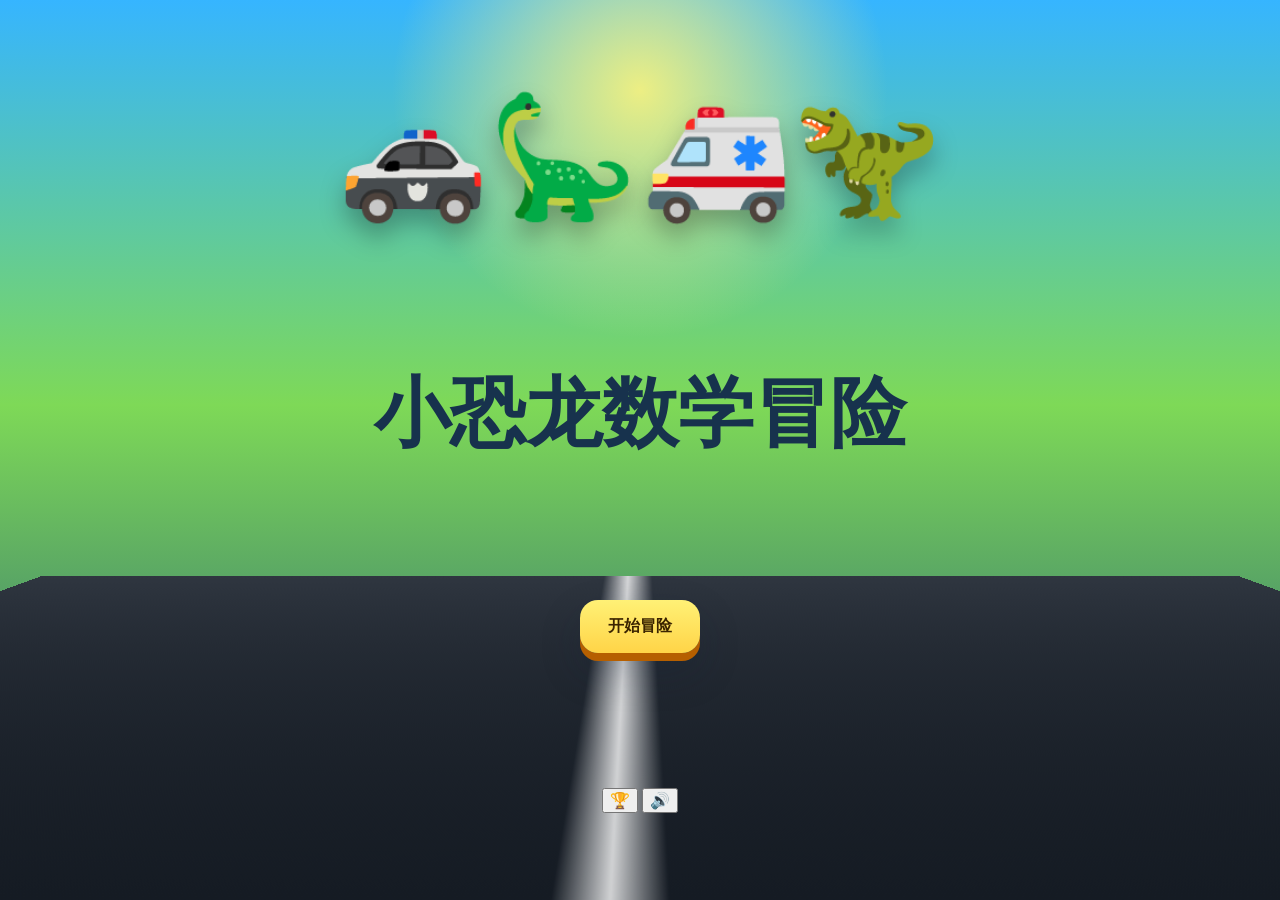
<file: leho/v2/index.html>
<!doctype html>
<html lang="zh-CN">
<head>
  <meta charset="utf-8">
  <meta name="viewport" content="width=device-width, initial-scale=1">
  <title>小恐龙数学冒险 V2</title>
  <link rel="stylesheet" href="styles/base.css">
  <link rel="stylesheet" href="styles/arcade.css">
  <link rel="stylesheet" href="styles/themes.css">
  <link rel="stylesheet" href="styles/motion.css">
</head>
<body>
  <main class="app-shell" id="app-shell">
    <section class="page page-home active" id="page-home" data-page="home">
      <div class="home-racetrack" aria-hidden="true"></div>
      <div class="home-players" aria-hidden="true">
        <span class="home-combo">🚓🦕</span>
        <span class="home-combo">🚑🦖</span>
      </div>
      <h1>小恐龙数学冒险</h1>
      <button class="arcade-primary" id="btn-start" type="button">开始冒险</button>
      <div class="icon-actions">
        <button id="btn-open-trophies" type="button" aria-label="奖杯大厅">🏆</button>
        <button id="btn-toggle-voice" type="button" aria-label="静音">🔊</button>
      </div>
    </section>

    <section class="page page-player" id="page-player" data-page="player" aria-hidden="true">
      <h2>选择出赛车手</h2>
      <div class="player-grid">
        <button class="player-stand" id="player-lele" type="button" data-player="lele">
          <span class="player-combo" id="lele-combo">🚓🦕</span>
          <strong id="lele-name">乐乐</strong>
          <span id="lele-stats">⭐ 0 · 🪙 0</span>
          <span class="mini-trophies" id="lele-trophies">还没有奖杯</span>
        </button>
        <button class="player-stand" id="player-haohao" type="button" data-player="haohao">
          <span class="player-combo" id="haohao-combo">🚑🦖</span>
          <strong id="haohao-name">昊昊</strong>
          <span id="haohao-stats">⭐ 0 · 🪙 0</span>
          <span class="mini-trophies" id="haohao-trophies">还没有奖杯</span>
        </button>
      </div>
      <button id="btn-open-garage" type="button">我的车库</button>
    </section>

    <section class="page page-game" id="page-game" data-page="game" aria-hidden="true">
      <header class="game-topbar">
        <span id="round-player">乐乐</span>
        <span id="round-progress">1 / 5</span>
        <span id="round-score">⭐ 0</span>
      </header>
      <div class="adventure-stage theme-adventure" id="adventure-stage">
        <div class="stage-sky" id="stage-sky" aria-hidden="true"></div>
        <div class="stage-route" id="stage-route" aria-hidden="true"></div>
        <span class="stage-vehicle" id="stage-vehicle">🚀🦕</span>
        <span class="stage-boss" id="stage-boss">☄️</span>
        <div class="stage-energy" aria-hidden="true"><span id="stage-energy-fill"></span></div>
      </div>
      <article class="question-panel" id="question-panel">
        <p id="question-story"></p>
        <div id="question-equation" aria-label="算式"></div>
        <div class="answer-row">
          <span id="answer-display" aria-live="polite"></span>
          <button id="btn-clear" type="button">删除</button>
        </div>
        <p id="feedback-message" aria-live="polite"></p>
      </article>
      <div class="numpad" id="numpad" aria-label="数字键盘"></div>
      <button class="arcade-primary submit" id="btn-submit" type="button">OK</button>
    </section>

    <section class="page page-result" id="page-result" data-page="result" aria-hidden="true">
      <div class="result-award-stage" id="result-award-stage">
        <span id="result-combo">🦕</span>
        <h2 id="result-title">冒险完成</h2>
        <div id="result-score">0 / 5</div>
        <div id="result-stars"></div>
        <div id="result-coins"></div>
        <div id="result-awards"></div>
        <div id="result-highlights"></div>
      </div>
      <button class="arcade-primary" id="btn-again" type="button">再来一次</button>
      <button id="btn-result-garage" type="button">去车库</button>
      <button id="btn-result-trophies" type="button">奖杯大厅</button>
    </section>

    <section class="page page-garage" id="page-garage" data-page="garage" aria-hidden="true">
      <h2><span id="garage-player-name">乐乐</span>的车库</h2>
      <div class="garage-wallet">🪙 <span id="garage-coins">0</span></div>
      <div class="garage-grid" id="garage-grid"></div>
      <p id="garage-message" aria-live="polite"></p>
      <button id="btn-garage-back" type="button">返回</button>
    </section>

    <section class="page page-trophies" id="page-trophies" data-page="trophies" aria-hidden="true">
      <h2>奖杯与成就大厅</h2>
      <div class="trophy-hall" id="trophy-hall"></div>
      <button id="btn-trophies-back" type="button">返回</button>
    </section>
  </main>

  <script src="../logic/question-mix.js"></script>
  <script src="../garage.js"></script>
  <script src="../adventure.js"></script>
  <script src="scripts/questions.js"></script>
  <script src="scripts/themes.js"></script>
  <script src="scripts/rewards.js"></script>
  <script src="scripts/game-state.js"></script>
  <script src="scripts/storage.js"></script>
  <script src="scripts/motion.js"></script>
  <script src="scripts/speech.js"></script>
  <script src="scripts/ui.js"></script>
</body>
</html>
</file>
<file: gemini-in-chrome/styles/main.css>
/* Google Material Design 风格样式表 */

/* ==================== 基础重置 ==================== */
* {
    margin: 0;
    padding: 0;
    box-sizing: border-box;
}

:root {
    /* Material Design 颜色 */
    --md-primary: #1a73e8;
    --md-primary-hover: #1557b0;
    --md-primary-light: #e8f0fe;
    --md-secondary: #5f6368;
    --md-success: #34a853;
    --md-warning: #fbbc04;
    --md-error: #ea4335;
    --md-background: #ffffff;
    --md-surface: #f8f9fa;
    --md-surface-variant: #e8eaed;
    --md-text: #202124;
    --md-text-secondary: #5f6368;
    --md-border: #dadce0;
    --md-shadow-sm: 0 1px 2px rgba(60, 64, 67, 0.3), 0 2px 6px 2px rgba(60, 64, 67, 0.15);
    --md-shadow-md: 0 4px 8px rgba(60, 64, 67, 0.15), 0 8px 16px rgba(60, 64, 67, 0.1);
    --md-shadow-lg: 0 8px 24px rgba(60, 64, 67, 0.15), 0 16px 32px rgba(60, 64, 67, 0.1);

    /* 间距 */
    --spacing-xs: 4px;
    --spacing-sm: 8px;
    --spacing-md: 16px;
    --spacing-lg: 24px;
    --spacing-xl: 32px;
    --spacing-2xl: 48px;

    /* 圆角 */
    --radius-sm: 4px;
    --radius-md: 8px;
    --radius-lg: 12px;
    --radius-full: 9999px;

    /* 过渡 */
    --transition-fast: 150ms cubic-bezier(0.4, 0, 0.2, 1);
    --transition-normal: 250ms cubic-bezier(0.4, 0, 0.2, 1);
}

/* ==================== 全局样式 ==================== */
html {
    scroll-behavior: smooth;
}

body {
    font-family: 'Roboto', -apple-system, BlinkMacSystemFont, 'Segoe UI', sans-serif;
    font-size: 14px;
    line-height: 1.6;
    color: var(--md-text);
    background-color: var(--md-surface);
    -webkit-font-smoothing: antialiased;
    -moz-osx-font-smoothing: grayscale;
}

a {
    color: var(--md-primary);
    text-decoration: none;
    transition: color var(--transition-fast);
}

a:hover {
    color: var(--md-primary-hover);
    text-decoration: underline;
}

code {
    font-family: 'Consolas', 'Monaco', 'Courier New', monospace;
    background-color: var(--md-surface-variant);
    padding: 2px 6px;
    border-radius: var(--radius-sm);
    font-size: 0.9em;
}

.container {
    max-width: 900px;
    margin: 0 auto;
    padding: 0 var(--spacing-lg);
}

/* ==================== Header ==================== */
.header {
    background: linear-gradient(135deg, var(--md-primary) 0%, #185abc 100%);
    color: white;
    padding: var(--spacing-2xl) 0;
    text-align: center;
    box-shadow: var(--md-shadow-md);
}

.header-content {
    display: flex;
    align-items: center;
    justify-content: center;
    gap: var(--spacing-md);
    margin-bottom: var(--spacing-md);
}

.logo .material-icons {
    font-size: 48px;
}

.header-text h1 {
    font-family: 'Google Sans', 'Roboto', sans-serif;
    font-size: 32px;
    font-weight: 500;
    margin-bottom: var(--spacing-xs);
}

.header-text p {
    font-size: 18px;
    opacity: 0.9;
}

.header-subtitle {
    font-size: 16px;
    opacity: 0.85;
}

/* ==================== Main ==================== */
.main {
    padding: var(--spacing-2xl) 0;
}

.section {
    background-color: var(--md-background);
    border-radius: var(--radius-lg);
    box-shadow: var(--md-shadow-sm);
    margin-bottom: var(--spacing-lg);
    overflow: hidden;
}

.section-header {
    display: flex;
    align-items: center;
    gap: var(--spacing-md);
    padding: var(--spacing-lg);
    background-color: var(--md-surface);
    border-bottom: 1px solid var(--md-border);
}

.section-header .material-icons {
    font-size: 24px;
    color: var(--md-primary);
}

.section-header h2 {
    font-family: 'Google Sans', 'Roboto', sans-serif;
    font-size: 20px;
    font-weight: 500;
    flex: 1;
}

.section-header.collapsible {
    cursor: pointer;
    user-select: none;
}

.section-header.collapsible:hover {
    background-color: var(--md-surface-variant);
}

.expand-icon {
    margin-left: auto;
    transition: transform var(--transition-normal);
}

.expand-icon.expanded {
    transform: rotate(180deg);
}

.section-content {
    padding: var(--spacing-lg);
}

.section-content.hidden {
    display: none;
}

/* ==================== 免责声明 ==================== */
.warning-box {
    background-color: #fef7e0;
    border-left: 4px solid var(--md-warning);
    padding: var(--spacing-md);
    border-radius: var(--radius-sm);
}

.warning-box strong {
    color: #b06000;
    display: block;
    margin-bottom: var(--spacing-sm);
}

.warning-box ul {
    margin-left: var(--spacing-lg);
    margin-bottom: var(--spacing-md);
}

.warning-box li {
    margin-bottom: var(--spacing-xs);
}

.warning-box p:last-child {
    margin-bottom: 0;
}

/* ==================== 检查清单 ==================== */
.checklist {
    display: flex;
    flex-direction: column;
    gap: var(--spacing-md);
    margin-bottom: var(--spacing-lg);
}

.checklist-item {
    display: flex;
    align-items: center;
    gap: var(--spacing-md);
    padding: var(--spacing-md);
    background-color: var(--md-surface);
    border: 1px solid var(--md-border);
    border-radius: var(--radius-md);
    cursor: pointer;
    transition: all var(--transition-fast);
}

.checklist-item:hover {
    background-color: var(--md-surface-variant);
    border-color: var(--md-primary);
}

.checklist-item input[type="checkbox"] {
    position: absolute;
    opacity: 0;
    cursor: pointer;
}

.checkmark {
    width: 20px;
    height: 20px;
    border: 2px solid var(--md-secondary);
    border-radius: var(--radius-sm);
    display: flex;
    align-items: center;
    justify-content: center;
    flex-shrink: 0;
    transition: all var(--transition-fast);
}

.checklist-item input[type="checkbox"]:checked ~ .checkmark {
    background-color: var(--md-primary);
    border-color: var(--md-primary);
}

.checklist-item input[type="checkbox"]:checked ~ .checkmark::after {
    content: '';
    width: 5px;
    height: 10px;
    border: solid white;
    border-width: 0 2px 2px 0;
    transform: rotate(45deg);
}

.checklist-item.important {
    background-color: #e8f0fe;
    border-color: var(--md-primary);
}

.important-text {
    color: var(--md-primary);
    font-weight: 500;
}

.badge {
    display: inline-flex;
    align-items: center;
    padding: 2px 8px;
    border-radius: var(--radius-full);
    font-size: 11px;
    font-weight: 500;
    text-transform: uppercase;
}

.badge.important {
    background-color: var(--md-error);
    color: white;
}

.link-button {
    display: inline-flex;
    align-items: center;
    gap: var(--spacing-xs);
    padding: var(--spacing-xs) var(--spacing-sm);
    margin-left: auto;
    color: var(--md-primary);
    font-size: 13px;
    cursor: pointer;
}

.tip-box {
    display: flex;
    gap: var(--spacing-sm);
    padding: var(--spacing-md);
    background-color: var(--md-primary-light);
    border-radius: var(--radius-md);
    align-items: flex-start;
}

.tip-box .material-icons {
    color: var(--md-primary);
    flex-shrink: 0;
}

.language-tip {
    background-color: #fff3e0;
    border-left: 4px solid #ff9800;
}

.language-tip .material-icons {
    color: #ff9800;
}

/* ==================== 一键安装 ==================== */
.install-description {
    margin-bottom: var(--spacing-md);
    color: var(--md-text-secondary);
}

.command-box {
    background-color: #202124;
    border-radius: var(--radius-md);
    overflow: hidden;
    margin-bottom: var(--spacing-md);
}

.command-header {
    display: flex;
    align-items: center;
    justify-content: space-between;
    padding: var(--spacing-sm) var(--spacing-md);
    background-color: #303134;
    border-bottom: 1px solid #3c4043;
}

.command-label {
    color: #9aa0a6;
    font-size: 12px;
    font-weight: 500;
}

.icon-button {
    background: none;
    border: none;
    color: #9aa0a6;
    cursor: pointer;
    padding: var(--spacing-xs);
    border-radius: var(--radius-sm);
    transition: all var(--transition-fast);
}

.icon-button:hover {
    background-color: #3c4043;
    color: #e8eaed;
}

.command-text {
    display: block;
    padding: var(--spacing-md);
    color: #e8eaed !important;
    background-color: #202124;
    font-family: 'Consolas', 'Monaco', 'Courier New', monospace;
    font-size: 13px;
    line-height: 1.5;
    word-break: break-all;
    white-space: pre-wrap;
}

.action-buttons {
    display: flex;
    gap: var(--spacing-md);
    flex-wrap: wrap;
}

.button {
    display: inline-flex;
    align-items: center;
    gap: var(--spacing-sm);
    padding: var(--spacing-sm) var(--spacing-lg);
    border: none;
    border-radius: var(--radius-full);
    font-family: 'Google Sans', 'Roboto', sans-serif;
    font-size: 14px;
    font-weight: 500;
    cursor: pointer;
    transition: all var(--transition-fast);
}

.button .material-icons {
    font-size: 18px;
}

.button.primary {
    background-color: var(--md-primary);
    color: white;
}

.button.primary:hover {
    background-color: var(--md-primary-hover);
    box-shadow: var(--md-shadow-md);
}

.button.secondary {
    background-color: var(--md-surface-variant);
    color: var(--md-text);
}

.button.secondary:hover {
    background-color: var(--md-border);
}

/* Toast */
.toast {
    display: none;
    align-items: center;
    gap: var(--spacing-sm);
    margin-top: var(--spacing-md);
    padding: var(--spacing-sm) var(--spacing-md);
    background-color: var(--md-success);
    color: white;
    border-radius: var(--radius-md);
    font-size: 14px;
}

.toast.show {
    display: flex;
    animation: slideIn var(--transition-normal);
}

@keyframes slideIn {
    from {
        opacity: 0;
        transform: translateY(-10px);
    }
    to {
        opacity: 1;
        transform: translateY(0);
    }
}

/* ==================== 详细步骤 ==================== */
.steps {
    display: flex;
    flex-direction: column;
    gap: var(--spacing-lg);
}

.step {
    display: flex;
    gap: var(--spacing-md);
}

.step-number {
    width: 32px;
    height: 32px;
    background-color: var(--md-primary);
    color: white;
    border-radius: var(--radius-full);
    display: flex;
    align-items: center;
    justify-content: center;
    font-weight: 500;
    flex-shrink: 0;
}

.step-content h3 {
    font-family: 'Google Sans', 'Roboto', sans-serif;
    font-size: 16px;
    font-weight: 500;
    margin-bottom: var(--spacing-xs);
}

.step-content p {
    color: var(--md-text-secondary);
}

.step-detail {
    margin-top: var(--spacing-sm);
    padding: var(--spacing-sm) var(--spacing-md);
    background-color: var(--md-surface);
    border-radius: var(--radius-sm);
    font-size: 13px;
}

.terminal-hint {
    display: flex;
    flex-wrap: wrap;
    gap: var(--spacing-md);
    margin-top: var(--spacing-sm);
    padding: var(--spacing-sm) var(--spacing-md);
    background-color: var(--md-surface);
    border-radius: var(--radius-sm);
}

.terminal-hint span {
    display: flex;
    align-items: center;
    gap: var(--spacing-xs);
    font-size: 13px;
    color: var(--md-text-secondary);
}

.terminal-hint .material-icons {
    font-size: 16px;
}

/* ==================== FAQ ==================== */
.faq {
    display: flex;
    flex-direction: column;
    gap: var(--spacing-lg);
}

.faq-item {
    padding-bottom: var(--spacing-md);
    border-bottom: 1px solid var(--md-border);
}

.faq-item:last-child {
    border-bottom: none;
    padding-bottom: 0;
}

.faq-question {
    font-family: 'Google Sans', 'Roboto', sans-serif;
    font-size: 15px;
    font-weight: 500;
    margin-bottom: var(--spacing-sm);
    color: var(--md-text);
}

.faq-item p {
    color: var(--md-text-secondary);
    margin-bottom: var(--spacing-sm);
}

.faq-item p:last-child {
    margin-bottom: 0;
}

.faq-item ol,
.faq-item ul {
    margin-left: var(--spacing-lg);
    color: var(--md-text-secondary);
}

.faq-item li {
    margin-bottom: var(--spacing-xs);
}

.inline-code {
    display: inline-block;
    padding: var(--spacing-xs) var(--spacing-sm);
    background-color: var(--md-surface-variant);
    border-radius: var(--radius-sm);
    font-family: 'Consolas', 'Monaco', 'Courier New', monospace;
    font-size: 13px;
}

/* ==================== Footer ==================== */
.footer {
    background-color: var(--md-surface);
    border-top: 1px solid var(--md-border);
    padding: var(--spacing-2xl) 0 var(--spacing-lg);
    text-align: center;
}

.footer-content {
    display: flex;
    flex-direction: column;
    align-items: center;
    gap: var(--spacing-md);
}

.footer-links {
    display: flex;
    gap: var(--spacing-lg);
}

.footer-links a {
    display: inline-flex;
    align-items: center;
    gap: var(--spacing-xs);
    color: var(--md-text-secondary);
}

.footer-links a:hover {
    color: var(--md-primary);
}

.footer-note {
    font-size: 13px;
    color: var(--md-text-secondary);
    max-width: 600px;
}

.footer-copy {
    font-size: 12px;
    color: #9aa0a6;
}

/* ==================== Modal ==================== */
.modal {
    display: none;
    position: fixed;
    top: 0;
    left: 0;
    width: 100%;
    height: 100%;
    z-index: 1000;
}

.modal.show {
    display: block;
}

.modal-overlay {
    position: absolute;
    top: 0;
    left: 0;
    width: 100%;
    height: 100%;
    background-color: rgba(0, 0, 0, 0.5);
    backdrop-filter: blur(2px);
}

.modal-content {
    position: relative;
    max-width: 600px;
    margin: 10vh auto;
    background-color: var(--md-background);
    border-radius: var(--radius-lg);
    box-shadow: var(--md-shadow-lg);
    animation: modalSlideIn var(--transition-normal);
}

@keyframes modalSlideIn {
    from {
        opacity: 0;
        transform: translateY(-20px) scale(0.95);
    }
    to {
        opacity: 1;
        transform: translateY(0) scale(1);
    }
}

.modal-header {
    display: flex;
    align-items: center;
    justify-content: space-between;
    padding: var(--spacing-lg);
    border-bottom: 1px solid var(--md-border);
}

.modal-header h2 {
    font-family: 'Google Sans', 'Roboto', sans-serif;
    font-size: 20px;
    font-weight: 500;
}

.modal-body {
    padding: var(--spacing-lg);
}

.terminal-guide {
    display: flex;
    flex-direction: column;
    gap: var(--spacing-lg);
}

.terminal-os {
    padding: var(--spacing-md);
    background-color: var(--md-surface);
    border-radius: var(--radius-md);
}

.terminal-os h3 {
    display: flex;
    align-items: center;
    gap: var(--spacing-sm);
    font-family: 'Google Sans', 'Roboto', sans-serif;
    font-size: 16px;
    font-weight: 500;
    margin-bottom: var(--spacing-sm);
}

.terminal-os h3 .material-icons {
    color: var(--md-primary);
}

.terminal-os p {
    color: var(--md-text-secondary);
    margin-bottom: var(--spacing-sm);
}

.terminal-os ul {
    margin-left: var(--spacing-lg);
}

.terminal-os li {
    margin-bottom: var(--spacing-xs);
}

/* ==================== 响应式设计 ==================== */
@media (max-width: 768px) {
    .container {
        padding: 0 var(--spacing-md);
    }

    .header-text h1 {
        font-size: 24px;
    }

    .header-text p {
        font-size: 16px;
    }

    .section-header {
        padding: var(--spacing-md);
    }

    .section-content {
        padding: var(--spacing-md);
    }

    .action-buttons {
        flex-direction: column;
    }

    .button {
        width: 100%;
        justify-content: center;
    }

    .footer-links {
        flex-direction: column;
        gap: var(--spacing-md);
    }

    .modal-content {
        margin: 5vh var(--spacing-md);
        max-width: none;
    }

    .terminal-hint {
        flex-direction: column;
        gap: var(--spacing-sm);
    }
}

/* ==================== 打印样式 ==================== */
@media print {
    .header,
    .footer,
    .action-buttons,
    .command-header {
        display: none;
    }

    .section {
        box-shadow: none;
        border: 1px solid var(--md-border);
        page-break-inside: avoid;
    }
}
</file>
<file: leho/v2/styles/base.css>
:root {
  --ink: #17324d;
  --paper: #fff8e7;
  --panel: rgba(255, 255, 255, 0.92);
  --line: rgba(23, 50, 77, 0.18);
  --yellow: #ffd447;
  --orange: #ff8a2a;
  --green: #18b875;
  --blue: #1b8cff;
  --red: #f04b3e;
  --shadow: 0 18px 40px rgba(18, 34, 56, 0.22);
  font-family: "Trebuchet MS", "PingFang SC", "Microsoft YaHei", sans-serif;
}

* { box-sizing: border-box; }
html, body { margin: 0; min-height: 100%; }
body {
  color: var(--ink);
  background: #0d2442;
  overflow-x: hidden;
}
button { font: inherit; cursor: pointer; }
.app-shell { min-height: 100svh; position: relative; overflow: hidden; }
.page { display: none; min-height: 100svh; padding: 20px; }
.page.active { display: grid; }
.page[aria-hidden="true"] { display: none; }
.arcade-primary {
  border: 0;
  border-radius: 18px;
  padding: 16px 28px;
  color: #3b2400;
  background: linear-gradient(180deg, #fff176, var(--yellow));
  box-shadow: 0 8px 0 #b65f00, var(--shadow);
  font-weight: 900;
}
</file>
<file: leho/v2/styles/arcade.css>
.page-home {
  place-items: center;
  text-align: center;
  background:
    radial-gradient(circle at 50% 10%, rgba(255, 244, 122, 0.9), transparent 24%),
    linear-gradient(180deg, #36b5ff 0%, #7ed957 45%, #194c7d 100%);
}
.home-racetrack {
  position: absolute;
  inset: 42% -20% -10%;
  background: linear-gradient(90deg, transparent 47%, rgba(255,255,255,.8) 49%, transparent 51%),
              linear-gradient(180deg, #2f3640, #121820);
  transform: perspective(520px) rotateX(58deg);
}
.home-players, .icon-actions, .page-home .arcade-primary { position: relative; z-index: 1; }
.home-combo { font-size: clamp(54px, 12vw, 120px); filter: drop-shadow(0 14px 12px rgba(0,0,0,.28)); }
.page-home h1 { position: relative; z-index: 1; font-size: clamp(34px, 8vw, 76px); margin: 0; }
.page-player {
  position: relative;
  align-content: center;
  justify-items: center;
  gap: clamp(22px, 4vh, 38px);
  padding: clamp(36px, 5vw, 72px);
  color: #f8fbff;
  background:
    radial-gradient(circle at 16% 14%, rgba(27, 140, 255, .42), transparent 24%),
    radial-gradient(circle at 84% 18%, rgba(255, 212, 71, .28), transparent 22%),
    linear-gradient(135deg, #06162b 0%, #0b2c55 48%, #06101f 100%);
  overflow: hidden;
}
.page-player::before,
.page-player::after {
  content: "";
  position: absolute;
  pointer-events: none;
}
.page-player::before {
  inset: 0;
  background:
    linear-gradient(90deg, transparent 0 47%, rgba(255,255,255,.28) 48% 52%, transparent 53% 100%),
    repeating-linear-gradient(90deg, rgba(255,255,255,.08) 0 1px, transparent 1px 90px),
    repeating-linear-gradient(0deg, rgba(255,255,255,.07) 0 1px, transparent 1px 74px);
  mask-image: linear-gradient(180deg, transparent 0%, #000 18%, #000 76%, transparent 100%);
  opacity: .72;
  animation: v2ArenaSweep 9s linear infinite;
}
.page-player::after {
  left: -12%;
  right: -12%;
  bottom: -34%;
  height: 54%;
  background:
    linear-gradient(90deg, transparent 47%, rgba(255, 212, 71, .88) 49% 51%, transparent 53%),
    linear-gradient(180deg, rgba(255,255,255,.18), rgba(3, 13, 29, .82));
  transform: perspective(760px) rotateX(62deg);
  filter: drop-shadow(0 -20px 54px rgba(27, 140, 255, .38));
}
.page-player h2 {
  position: relative;
  z-index: 1;
  margin: 0;
  color: #ffffff;
  font-size: clamp(42px, 5.8vw, 84px);
  line-height: .95;
  letter-spacing: 0;
  text-shadow:
    0 0 18px rgba(27, 140, 255, .72),
    0 8px 0 rgba(0, 0, 0, .28);
  animation: v2TitleIgnite 850ms cubic-bezier(.22,1,.36,1) both;
}
.player-grid {
  position: relative;
  z-index: 1;
  width: min(980px, 100%);
  display: grid;
  grid-template-columns: repeat(2, minmax(280px, 1fr));
  gap: clamp(28px, 5vw, 56px);
  justify-content: center;
}
.player-stand {
  position: relative;
  isolation: isolate;
  min-height: 360px;
  border: 1px solid rgba(255, 255, 255, .38);
  border-radius: 8px;
  padding: 34px 28px 30px;
  display: grid;
  place-items: center;
  align-content: center;
  gap: 16px;
  color: #ffffff;
  background:
    linear-gradient(145deg, rgba(255,255,255,.18), rgba(255,255,255,.05)),
    radial-gradient(circle at 50% 16%, rgba(255,255,255,.34), transparent 28%),
    rgba(8, 25, 48, .72);
  box-shadow:
    0 28px 70px rgba(0, 0, 0, .36),
    inset 0 1px 0 rgba(255,255,255,.58);
  overflow: hidden;
  transform: translateY(0);
  animation: v2PlayerPodIn 700ms cubic-bezier(.22,1,.36,1) both;
}
#player-haohao { animation-delay: 90ms; }
.player-stand::before {
  content: "";
  position: absolute;
  inset: 10px;
  z-index: -1;
  border: 1px solid rgba(255,255,255,.24);
  border-radius: 6px;
  background:
    linear-gradient(90deg, rgba(255,255,255,.22), transparent 18% 82%, rgba(255,255,255,.22)),
    linear-gradient(180deg, rgba(255,255,255,.08), transparent);
}
.player-stand::after {
  content: "";
  position: absolute;
  left: 18px;
  right: 18px;
  bottom: 18px;
  height: 5px;
  border-radius: 999px;
  background: linear-gradient(90deg, var(--blue), var(--yellow), var(--green));
  box-shadow: 0 0 26px rgba(255, 212, 71, .9);
  animation: v2LightRail 2.7s ease-in-out infinite;
}
.player-stand:hover,
.player-stand:focus-visible {
  transform: translateY(-8px);
  border-color: rgba(255, 212, 71, .86);
  box-shadow:
    0 34px 84px rgba(0, 0, 0, .44),
    0 0 48px rgba(255, 212, 71, .22),
    inset 0 1px 0 rgba(255,255,255,.68);
}
.player-combo {
  display: block;
  font-size: clamp(86px, 8vw, 132px);
  line-height: 1;
  filter: drop-shadow(0 18px 20px rgba(0,0,0,.38));
  transform: translateZ(0);
}
.player-stand strong {
  display: block;
  font-size: clamp(30px, 3vw, 46px);
  line-height: 1;
  color: #ffffff;
  text-shadow: 0 0 18px rgba(27, 140, 255, .85);
}
#lele-stats,
#haohao-stats {
  display: inline-flex;
  align-items: center;
  justify-content: center;
  min-width: 150px;
  padding: 8px 14px;
  border: 1px solid rgba(255,255,255,.36);
  border-radius: 999px;
  background: rgba(4, 15, 32, .52);
  color: #dff3ff;
  font-weight: 900;
  box-shadow: inset 0 1px 0 rgba(255,255,255,.18);
}
.mini-trophies {
  color: #aee8ff;
  font-size: clamp(18px, 1.7vw, 24px);
  font-weight: 900;
  text-shadow: 0 0 14px rgba(27, 140, 255, .75);
}
#btn-open-garage {
  position: relative;
  z-index: 1;
  min-width: min(440px, 100%);
  min-height: 72px;
  border: 1px solid rgba(255, 212, 71, .78);
  border-radius: 8px;
  color: #fff7c4;
  background:
    linear-gradient(90deg, rgba(255, 212, 71, .16), rgba(27, 140, 255, .28), rgba(24, 184, 117, .16)),
    rgba(4, 15, 32, .72);
  box-shadow:
    0 18px 44px rgba(0, 0, 0, .35),
    0 0 34px rgba(255, 212, 71, .22),
    inset 0 1px 0 rgba(255,255,255,.32);
  font-size: clamp(20px, 2vw, 28px);
  font-weight: 900;
  animation: v2GarageGlow 2.8s ease-in-out infinite;
}
#btn-open-garage::before {
  content: "🛠 ";
}
.page-game { grid-template-rows: auto minmax(110px, 28vh) auto auto auto; gap: 10px; background: #102c54; }
.game-topbar { display: flex; justify-content: space-between; color: white; font-weight: 900; }
.adventure-stage { position: relative; overflow: hidden; border-radius: 8px; min-height: 110px; box-shadow: var(--shadow), 0 0 42px rgba(27, 140, 255, .22); }
.stage-sky {
  position: absolute;
  inset: 0;
  background:
    radial-gradient(circle at 24% 20%, rgba(255,255,255,.8), transparent 2px),
    radial-gradient(circle at 72% 18%, rgba(255,255,255,.72), transparent 2px),
    radial-gradient(circle at 50% 42%, rgba(255,212,71,.35), transparent 18%),
    linear-gradient(180deg, rgba(255,255,255,.16), transparent);
}
.stage-sky::after {
  content: "";
  position: absolute;
  inset: -20%;
  background: repeating-linear-gradient(110deg, transparent 0 42px, rgba(255,255,255,.18) 43px 45px);
  animation: v2SpeedLines 1.8s linear infinite;
  opacity: .55;
}
.stage-vehicle, .stage-boss { position: absolute; font-size: clamp(38px, 9vw, 88px); z-index: 3; }
.stage-vehicle { left: 8%; bottom: 18%; animation: v2VehicleHover 2.8s ease-in-out infinite; }
.stage-boss { right: 10%; top: 18%; animation: v2BossFloat 3.2s ease-in-out infinite; }
.stage-energy { position: absolute; left: 16px; right: 16px; bottom: 12px; height: 12px; border-radius: 999px; background: rgba(255,255,255,.32); overflow: hidden; }
#stage-energy-fill { display: block; width: 0%; height: 100%; background: linear-gradient(90deg, #65ff7a, #fff176, #ff8a2a); }
.question-panel { background: var(--panel); border-radius: 18px; padding: 14px; text-align: center; box-shadow: var(--shadow); }
#question-story { margin: 0 0 8px; font-size: clamp(18px, 4.7vw, 28px); font-weight: 800; }
#question-equation { font-size: clamp(30px, 9vw, 58px); font-weight: 900; }
.answer-row { display: flex; justify-content: center; align-items: center; gap: 10px; }
#answer-display { min-width: 84px; min-height: 44px; border-radius: 14px; background: white; border: 3px solid var(--blue); font-size: 32px; font-weight: 900; }
.numpad { display: grid; grid-template-columns: repeat(3, minmax(0, 1fr)); gap: 8px; max-width: 360px; width: 100%; margin: 0 auto; }
.numpad button { min-height: 46px; border: 0; border-radius: 14px; background: #fff; box-shadow: 0 5px 0 #9db3c7; font-weight: 900; font-size: 22px; }
.submit { justify-self: center; align-self: center; min-width: 180px; }
.page-result, .page-trophies { place-items: center; background: linear-gradient(180deg, #11386a, #351366); color: white; }
.result-award-stage, .trophy-hall { width: min(680px, 100%); border-radius: 22px; padding: 20px; background: rgba(255,255,255,.12); box-shadow: var(--shadow); text-align: center; }
.award-chip,
.highlight-chip {
  display: inline-flex;
  align-items: center;
  gap: 6px;
  margin: 6px;
  padding: 9px 12px;
  border-radius: 14px;
  background: rgba(255,255,255,.9);
  color: var(--ink);
  font-weight: 900;
}
.award-chip.trophy {
  font-size: 1.15rem;
  background: linear-gradient(180deg, #fff176, #ffc83d);
  box-shadow: 0 8px 24px rgba(255, 212, 71, .42);
}
.award-chip.medal { opacity: .9; }
.trophy-group { width: 100%; margin: 0 0 18px; }
.trophy-grid { display: grid; grid-template-columns: repeat(auto-fit, minmax(120px, 1fr)); gap: 10px; }
.trophy-card { min-height: 96px; display: grid; place-items: center; border-radius: 16px; padding: 10px; background: rgba(255,255,255,.14); }
.trophy-card.trophy { outline: 3px solid rgba(255, 212, 71, .8); }
.trophy-card span { font-size: 34px; }
.page-garage {
  align-content: start;
  gap: 14px;
  background: linear-gradient(180deg, #0e385f, #134b72);
  color: white;
}
.garage-wallet {
  justify-self: center;
  padding: 8px 14px;
  border-radius: 999px;
  background: rgba(255, 255, 255, .16);
  font-weight: 900;
}
.garage-grid {
  width: min(760px, 100%);
  justify-self: center;
  display: grid;
  grid-template-columns: repeat(auto-fit, minmax(108px, 1fr));
  gap: 10px;
}
.garage-cell {
  min-height: 112px;
  border: 0;
  border-radius: 16px;
  padding: 10px;
  display: grid;
  place-items: center;
  gap: 4px;
  background: rgba(255,255,255,.88);
  color: var(--ink);
  box-shadow: 0 6px 0 rgba(0,0,0,.18);
}
.garage-cell.locked { filter: grayscale(.35); opacity: .72; }
.garage-cell.afford { outline: 3px solid var(--yellow); }
.garage-cell.equipped { outline: 4px solid var(--green); }
.garage-emoji { font-size: 36px; }
@media (max-width: 380px) {
  .page { padding: 10px; }
  .page-game {
    grid-template-rows: auto 92px auto auto auto;
    gap: 6px;
  }
  .adventure-stage { min-height: 92px; border-radius: 14px; }
  #question-story { font-size: 17px; }
  #question-equation { font-size: 30px; }
  .numpad { gap: 5px; max-width: 230px; }
  .numpad button { min-height: 34px; font-size: 18px; }
  .submit { min-width: 140px; padding: 10px 20px; }
}

@media (max-height: 430px) {
  .page-game {
    grid-template-columns: minmax(210px, 0.95fr) minmax(250px, 1.05fr);
    grid-template-rows: auto minmax(72px, 1fr) auto auto;
    grid-template-areas:
      "top top"
      "stage question"
      "stage controls"
      "stage submit";
    align-items: stretch;
    gap: 8px;
    padding: 10px;
  }
  .game-topbar { grid-area: top; }
  .adventure-stage { grid-area: stage; min-height: 0; height: 100%; }
  .question-panel { grid-area: question; padding: 10px; }
  #question-story { font-size: 17px; }
  #question-equation { font-size: 30px; }
  .numpad { grid-area: controls; grid-template-columns: repeat(5, minmax(0, 1fr)); max-width: 360px; }
  .numpad button { min-height: 30px; font-size: 18px; }
  .submit { grid-area: submit; grid-column: 2; justify-self: center; min-width: 140px; padding: 10px 20px; }
}

@media (min-width: 900px) {
  .page-game {
    grid-template-columns: minmax(380px, 0.95fr) minmax(420px, 1fr);
    grid-template-rows: auto minmax(150px, auto) auto auto;
    grid-template-areas:
      "top top"
      "stage question"
      "stage controls"
      "stage submit";
    gap: 14px 18px;
    padding: 28px;
    align-content: start;
  }
  .game-topbar { grid-area: top; }
  .adventure-stage { grid-area: stage; min-height: min(62vh, 500px); height: auto; }
  .question-panel { grid-area: question; align-self: end; }
  .numpad { grid-area: controls; grid-template-columns: repeat(5, minmax(0, 1fr)); max-width: 420px; align-self: start; }
  .submit { grid-area: submit; grid-column: 2; justify-self: center; align-self: start; }
  .stage-vehicle, .stage-boss { font-size: 96px; }
}
</file>
<file: leho/v2/styles/themes.css>
.theme-police { background: linear-gradient(135deg, #071a3c, #1363df); }
.theme-ambulance { background: linear-gradient(135deg, #073b2f, #19d18f); }
.theme-fire { background: linear-gradient(135deg, #4b1208, #ff6a1a); }
.theme-everyday { background: linear-gradient(135deg, #1f6aa5, #ffd45c); }
.theme-adventure { background: radial-gradient(circle at 65% 20%, #9f7bff, transparent 22%), linear-gradient(135deg, #150b35, #2858ff); }
.theme-police .stage-route,
.theme-ambulance .stage-route,
.theme-fire .stage-route,
.theme-everyday .stage-route,
.theme-adventure .stage-route {
  position: absolute;
  left: 8%;
  right: 8%;
  top: 54%;
  height: 12px;
  border-radius: 999px;
  background: rgba(255,255,255,.55);
}
</file>
<file: leho/v2/styles/motion.css>
@keyframes v2Pulse {
  0%, 100% { transform: translateY(0) scale(1); }
  50% { transform: translateY(-6px) scale(1.04); }
}
@keyframes v2CorrectDash {
  0% { transform: translateX(0) scale(1); }
  70% { transform: translateX(42vw) scale(1.16); }
  100% { transform: translateX(0) scale(1); }
}
@keyframes v2WrongShake {
  0%, 100% { transform: translateX(0); }
  25% { transform: translateX(-10px); }
  50% { transform: translateX(10px); }
  75% { transform: translateX(-6px); }
}
@keyframes v2ArenaSweep {
  from { background-position: 0 0, 0 0, 0 0; }
  to { background-position: 0 0, 180px 0, 0 148px; }
}
@keyframes v2TitleIgnite {
  from { opacity: 0; transform: translateY(18px) scale(.96); filter: blur(8px); }
  to { opacity: 1; transform: translateY(0) scale(1); filter: blur(0); }
}
@keyframes v2PlayerPodIn {
  from { opacity: 0; transform: translateY(34px) scale(.94); }
  to { opacity: 1; transform: translateY(0) scale(1); }
}
@keyframes v2LightRail {
  0%, 100% { opacity: .62; transform: scaleX(.72); }
  50% { opacity: 1; transform: scaleX(1); }
}
@keyframes v2GarageGlow {
  0%, 100% { filter: drop-shadow(0 0 0 rgba(255, 212, 71, 0)); }
  50% { filter: drop-shadow(0 0 22px rgba(255, 212, 71, .52)); }
}
@keyframes v2SpeedLines {
  from { transform: translateX(-60px); }
  to { transform: translateX(60px); }
}
@keyframes v2VehicleHover {
  0%, 100% { transform: translateY(0) rotate(-1deg); }
  50% { transform: translateY(-8px) rotate(2deg); }
}
@keyframes v2BossFloat {
  0%, 100% { transform: translateY(0) scale(1); }
  50% { transform: translateY(7px) scale(1.04); }
}
.home-combo { animation: v2Pulse 2.4s ease-in-out infinite; }
.motion-correct .stage-vehicle { animation: v2CorrectDash 1100ms cubic-bezier(.22,1,.36,1); }
.motion-wrong .question-panel { animation: v2WrongShake 420ms ease-in-out; }
@media (prefers-reduced-motion: reduce) {
  *, *::before, *::after {
    animation-duration: 1ms !important;
    animation-iteration-count: 1 !important;
    transition-duration: 1ms !important;
    scroll-behavior: auto !important;
  }
}
.combo-tier-1 .stage-energy { filter: brightness(1); }
.combo-tier-2 .stage-energy { filter: brightness(1.15); }
.combo-tier-3 .stage-energy { filter: brightness(1.35) drop-shadow(0 0 16px rgba(255,255,255,.55)); }
.combo-tier-4 .stage-energy { filter: brightness(1.6) drop-shadow(0 0 24px rgba(255,212,71,.9)); }
.combo-tier-5 .stage-energy { filter: brightness(1.9) drop-shadow(0 0 34px rgba(255,138,42,1)); }
.motion-finisher .stage-boss { transform: scale(1.28) rotate(-8deg); opacity: .25; transition: transform 650ms ease, opacity 650ms ease; }
.feedback-carryBorrow .stage-vehicle { filter: drop-shadow(0 0 26px rgba(255, 138, 42, .95)); }
.feedback-missing #question-equation { outline: 4px solid rgba(255, 212, 71, .75); outline-offset: 6px; border-radius: 14px; }
.feedback-compare .stage-route::after { content: ""; position: absolute; left: 42%; right: 18%; top: -8px; height: 26px; border-radius: 999px; background: rgba(255, 255, 255, .72); }
.feedback-twoStep .stage-energy { box-shadow: 0 0 32px rgba(255, 255, 255, .95), 0 0 52px rgba(255, 138, 42, .8); }
</file>
